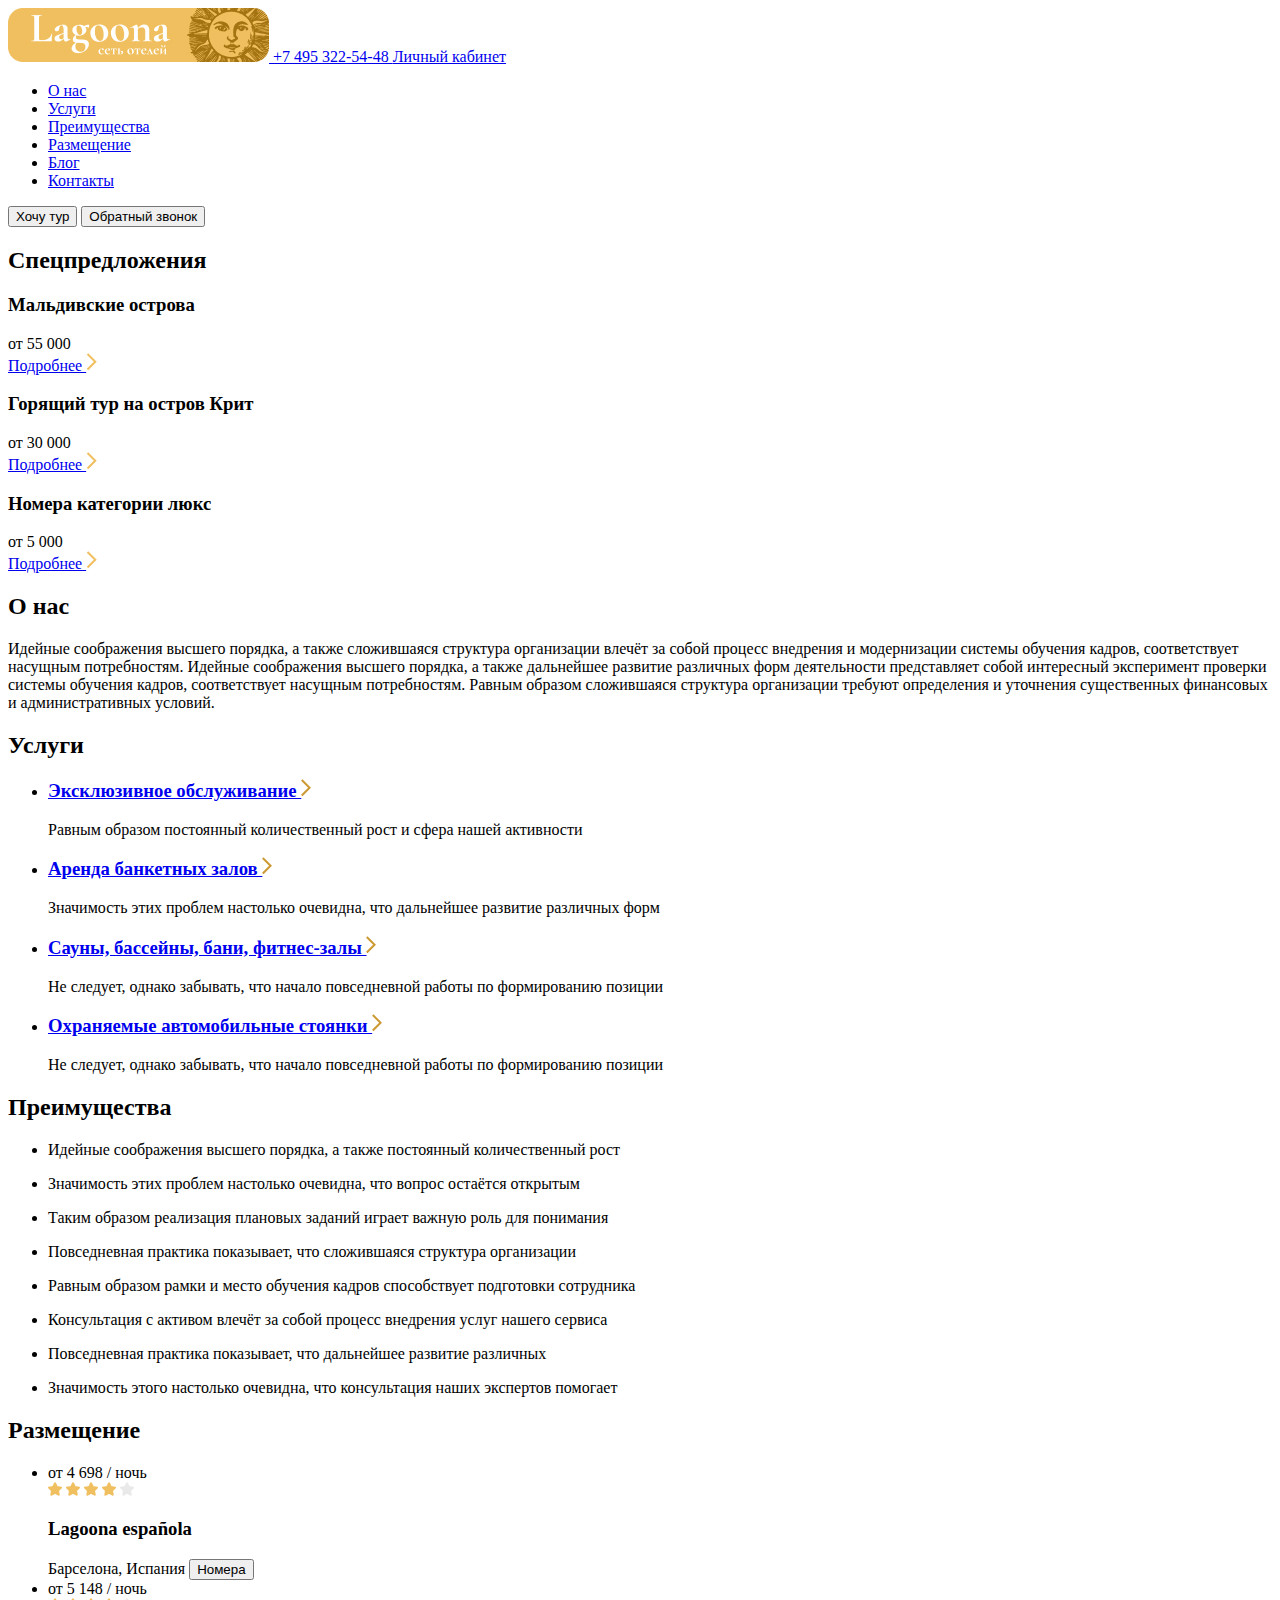
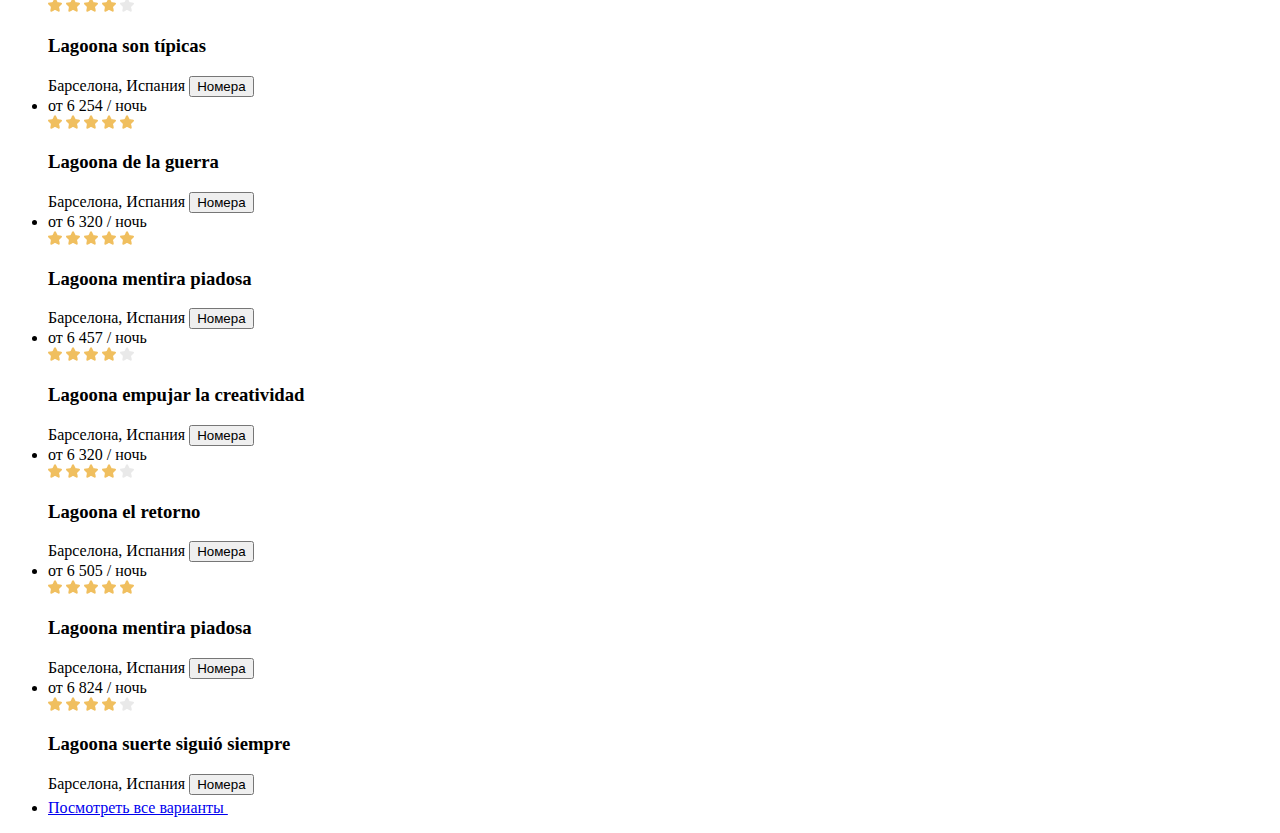
<file: 06_layout-html/Index.html>
<!DOCTYPE html>
<html lang="ru">
<head>
  <meta charset="UTF-8">
  <meta http-equiv="X-UA-Compatible" content="IE=edge">
  <meta name="viewport" content="width=device-width, initial-scale=1.0">
  <title>Lagoona</title>
</head>
<body>
  <header class="header">
    <div class="container">
      <a href="#" class="header-logo">
        <img src="img/logo.jpg" class="header-logo" alt="Logo">
      </a>
      <a href="tel:+74953225448" class="header-phone">
        +7 495 322-54-48
      </a>
      <a href="#" class="header-goto">
        Личный кабинет
      </a>
      <nav class="header-nav">
        <ul class="header-list">
          <li class="header-list-item">
            <a href="#" class="header-list-link">
              О&nbsp;нас
            </a>
          </li>
          <li class="header-list-item">
            <a href="#" class="header-list-link">
              Услуги
            </a>
          </li>
          <li class="header-list-item">
            <a href="#" class="header-list-link">
              Преимущества
            </a>
          </li>
          <li class="header-list-item">
            <a href="#" class="header-list-link">
              Размещение
            </a>
          </li>
          <li class="header-list-item">
            <a href="#" class="header-list-link">
              Блог
            </a>
          </li>
          <li class="header-list-item">
            <a href="#" class="header-list-link">
              Контакты
            </a>
          </li>
        </ul>
        <button class="btn header-btn-wantatour">
          Хочу тур
        </button>
        <button class="btn header-btn-backcall">
          Обратный звонок
        </button>
      </nav>
    </div>
  </header>
  <main class="main">
    <h1 class="visually-hidden" style="
      position: absolute;
      width: 1px;
      height: 1px;
      margin: -1px;
      border: 0;
      padding: 0;
      clip: rect(0, 0, 0, 0);
      overflow: hidden;
      ">
      Lagoona
    </h1>
    <section id="specialoffers" class="specialoffers">
      <div class="container">
        <h2 class="section-title specialoffers-title">
          Спецпредложения
        </h2>
          <div class="specialoffers-items">
            <h3 class="specialoffers-items-title">
              Мальдивские острова
            </h3>
            <div class="specialoffers-items-priсe">
              от 55 000
            </div>
            <a class="specialoffers-items-more" href="#">
              Подробнее <svg width="11" height="18" viewBox="0 0 11 18" fill="none" xmlns="http://www.w3.org/2000/svg">
                <path d="M1.49998 1.00002L9.27815 8.7782L1.49998 16.5564" stroke="#F0BF5F" stroke-width="2"/>
                </svg>
            </a>
          </div>
          <div class="specialoffers-items">
            <h3 class="specialoffers-items-title">
              Горящий тур на&nbsp;остров Крит
            </h3>
            <div class="specialoffers-items-priсe">
              от 30 000
            </div>
            <a class="specialoffers-items-more" href="#">
              Подробнее <svg width="11" height="18" viewBox="0 0 11 18" fill="none" xmlns="http://www.w3.org/2000/svg">
                <path d="M1.49998 1.00002L9.27815 8.7782L1.49998 16.5564" stroke="#F0BF5F" stroke-width="2"/>
                </svg>
            </a>
          </div>
          <div class="specialoffers-items">
            <h3 class="specialoffers-items-title">
              Номера категории люкс
            </h3>
            <div class="specialoffers-items-priсe">
              от 5 000
            </div>
            <a class="specialoffers-items-more" href="#">
              Подробнее <svg width="11" height="18" viewBox="0 0 11 18" fill="none" xmlns="http://www.w3.org/2000/svg">
                <path d="M1.49998 1.00002L9.27815 8.7782L1.49998 16.5564" stroke="#F0BF5F" stroke-width="2"/>
                </svg>
            </a>
          </div>
      </div>
    </section>
    <section id="aboutus" class="aboutus">
      <div class="container">
        <h2 class="section-title aboutus-title">
          О&nbsp;нас
        </h2>
        <p class="aboutus-descr">
          Идейные соображения высшего порядка, а&nbsp;также сложившаяся структура организации влечёт за&nbsp;собой процесс внедрения и&nbsp;модернизации системы обучения кадров, соответствует насущным потребностям. Идейные соображения высшего порядка, а&nbsp;также дальнейшее развитие различных форм деятельности представляет собой интересный эксперимент проверки системы обучения кадров, соответствует насущным потребностям. Равным образом сложившаяся структура организации требуют определения и&nbsp;уточнения существенных финансовых
и&nbsp;административных условий.
        </p>
      </div>
    </section>
    <section id="services" class="services">
      <div class="container">
        <h2 class="section-title services-title">
          Услуги
        </h2>
        <ul class="services-items">
          <li class="services-items">
            <h3 class="services-item-link"><a href="#">
              Эксклюзивное обслуживание <svg width="10" height="18" viewBox="0 0 10 18" fill="none" xmlns="http://www.w3.org/2000/svg">
                <path d="M0.778175 1.00002L8.55635 8.7782L0.778175 16.5564" stroke="#CC9933" stroke-width="2"/>
                </svg>
            </a></h3>
            <p class="services-item-desc">
              Равным образом постоянный количественный рост и&nbsp;сфера нашей активности
            </p>
          </li>
          <li class="services-items">
            <h3 class="services-item-link"><a href="#">
              Аренда банкетных залов <svg width="10" height="18" viewBox="0 0 10 18" fill="none" xmlns="http://www.w3.org/2000/svg">
                <path d="M0.778175 1.00002L8.55635 8.7782L0.778175 16.5564" stroke="#CC9933" stroke-width="2"/>
                </svg>
            </a></h3>
            <p class="services-item-desc">
              Значимость этих проблем настолько очевидна, что дальнейшее развитие различных форм
            </p>
          </li>
          <li class="services-items">
            <h3 class="services-item-link"><a href="#">
              Сауны, бассейны, бани, фитнес-залы <svg width="10" height="18" viewBox="0 0 10 18" fill="none" xmlns="http://www.w3.org/2000/svg">
                <path d="M0.778175 1.00002L8.55635 8.7782L0.778175 16.5564" stroke="#CC9933" stroke-width="2"/>
                </svg>
            </a></h3>
            <p class="services-item-desc">
              Не&nbsp;следует, однако забывать, что начало повседневной работы по&nbsp;формированию позиции
            </p>
          </li>
          <li class="services-items">
            <h3 class="services-item-link"><a href="#">
              Охраняемые автомобильные стоянки <svg width="10" height="18" viewBox="0 0 10 18" fill="none" xmlns="http://www.w3.org/2000/svg">
                <path d="M0.778175 1.00002L8.55635 8.7782L0.778175 16.5564" stroke="#CC9933" stroke-width="2"/>
                </svg>
            </a></h3>
            <p class="services-item-desc">
              Не&nbsp;следует, однако забывать, что начало повседневной работы по&nbsp;формированию позиции
            </p>
          </li>
        </ul>
      </div>
    </section>
    <section id="advantages" class="advantages">
      <div class="container">
        <h2 class="section-title advantages-title">
          Преимущества
        </h2>
        <ul class="advantages-item">
          <li class="advantages-item">
            <p class="advantages-item-descr">
              Идейные соображения высшего порядка,
              а&nbsp;также постоянный количественный рост
            </p>
          </li>
          <li class="advantages-item">
            <p class="advantages-item-descr">
              Значимость этих проблем настолько очевидна, что вопрос остаётся открытым
            </p>
          </li>
          <li class="advantages-item">
            <p class="advantages-item-descr">
              Таким образом реализация плановых заданий играет важную роль для понимания
            </p>
          </li>
          <li class="advantages-item">
            <p class="advantages-item-descr">
              Повседневная практика показывает, что сложившаяся структура организации
            </p>
          </li>
          <li class="advantages-item">
            <p class="advantages-item-descr">
              Равным образом рамки и&nbsp;место обучения кадров способствует подготовки сотрудника
            </p>
          </li>
          <li class="advantages-item">
            <p class="advantages-item-descr">
              Консультация с&nbsp;активом влечёт за&nbsp;собой процесс внедрения услуг нашего сервиса
            </p>
          </li>
          <li class="advantages-item">
            <p class="advantages-item-descr">
              Повседневная практика показывает, что дальнейшее развитие различных
            </p>
          </li>
          <li class="advantages-item">
            <p class="advantages-item-descr">
              Значимость этого настолько очевидна, что консультация наших экспертов помогает
            </p>
          </li>
        </ul>
      </div>
    </section>
    <section id="accommodation" class="accommodation">
      <div class="container">
        <h2 class="section-title accommodation-title">
          Размещение
        </h2>
        <ul class="accommodation-item">
          <li class="accommodation-item">
            <div class="accommodation-item-priсe">
              <span class="accommodation-item-priсe-from">
                от
              </span>
              <span class="accommodation-item-priсe-numbers">
                4 698
              </span>
              <span class="accommodation-item-priсe-night">
                / ночь
              </span>
            </div>
            <img src="img/i-star.png" alt="Рейтинг 4 из 5">
            <img src="img/i-star.png" alt="">
            <img src="img/i-star.png" alt="">
            <img src="img/i-star.png" alt="">
            <img src="img/i-star-empty.png" alt="">
            <h3 class="accommodation-item-title">
              Lagoona española
            </h3>
            <span class="accommodation-item-place">
              Барселона, Испания
            </span>
            <button class="btn accommodation-item-btn">
              Номера
            </button>
          </li>
          <li class="accommodation-item">
            <div class="accommodation-item-priсe">
              <span class="accommodation-item-priсe-from">
                от
              </span>
              <span class="accommodation-item-priсe-numbers">
                5 148
              </span>
              <span class="accommodation-item-priсe-night">
                / ночь
              </span>
            </div>
            <img src="img/i-star.png" alt="Рейтинг 4 из 5">
            <img src="img/i-star.png" alt="">
            <img src="img/i-star.png" alt="">
            <img src="img/i-star.png" alt="">
            <img src="img/i-star-empty.png" alt="">
            <h3 class="accommodation-item-title">
              Lagoona son típicas
            </h3>
            <span class="accommodation-item-place">
              Барселона, Испания
            </span>
            <button class="btn accommodation-item-btn">
              Номера
            </button>
          </li>
          <li class="accommodation-item">
            <div class="accommodation-item-priсe">
              <span class="accommodation-item-priсe-from">
                от
              </span>
              <span class="accommodation-item-priсe-numbers">
                6 254
              </span>
              <span class="accommodation-item-priсe-night">
                / ночь
              </span>
            </div>
            <img src="img/i-star.png" alt="Рейтинг 5 из 5">
            <img src="img/i-star.png" alt="">
            <img src="img/i-star.png" alt="">
            <img src="img/i-star.png" alt="">
            <img src="img/i-star.png" alt="">
            <h3 class="accommodation-item-title">
              Lagoona de la guerra
            </h3>
            <span class="accommodation-item-place">
              Барселона, Испания
            </span>
            <button class="btn accommodation-item-btn">
              Номера
            </button>
          </li>
          <li class="accommodation-item">
            <div class="accommodation-item-priсe">
              <span class="accommodation-item-priсe-from">
                от
              </span>
              <span class="accommodation-item-priсe-numbers">
                6 320
              </span>
              <span class="accommodation-item-priсe-night">
                / ночь
              </span>
            </div>
            <img src="img/i-star.png" alt="Рейтинг 5 из 5">
            <img src="img/i-star.png" alt="">
            <img src="img/i-star.png" alt="">
            <img src="img/i-star.png" alt="">
            <img src="img/i-star.png" alt="">
            <h3 class="accommodation-item-title">
              Lagoona mentira piadosa
            </h3>
            <span class="accommodation-item-place">
              Барселона, Испания
            </span>
            <button class="btn accommodation-item-btn">
              Номера
            </button>
          </li>
          <li class="accommodation-item">
            <div class="accommodation-item-priсe">
              <span class="accommodation-item-priсe-from">
                от
              </span>
              <span class="accommodation-item-priсe-numbers">
                6 457
              </span>
              <span class="accommodation-item-priсe-night">
                / ночь
              </span>
            </div>
            <img src="img/i-star.png" alt="Рейтинг 4 из 5">
            <img src="img/i-star.png" alt="">
            <img src="img/i-star.png" alt="">
            <img src="img/i-star.png" alt="">
            <img src="img/i-star-empty.png" alt="">
            <h3 class="accommodation-item-title">
              Lagoona empujar la creatividad
            </h3>
            <span class="accommodation-item-place">
              Барселона, Испания
            </span>
            <button class="btn accommodation-item-btn">
              Номера
            </button>
          </li>
          <li class="accommodation-item">
            <div class="accommodation-item-priсe">
              <span class="accommodation-item-priсe-from">
                от
              </span>
              <span class="accommodation-item-priсe-numbers">
                6 320
              </span>
              <span class="accommodation-item-priсe-night">
                / ночь
              </span>
            </div>
            <img src="img/i-star.png" alt="Рейтинг 4 из 5">
            <img src="img/i-star.png" alt="">
            <img src="img/i-star.png" alt="">
            <img src="img/i-star.png" alt="">
            <img src="img/i-star-empty.png" alt="">
            <h3 class="accommodation-item-title">
              Lagoona el retorno
            </h3>
            <span class="accommodation-item-place">
              Барселона, Испания
            </span>
            <button class="btn accommodation-item-btn">
              Номера
            </button>
          </li>
          <li class="accommodation-item">
            <div class="accommodation-item-priсe">
              <span class="accommodation-item-priсe-from">
                от
              </span>
              <span class="accommodation-item-priсe-numbers">
                6 505
              </span>
              <span class="accommodation-item-priсe-night">
                / ночь
              </span>
            </div>
            <img src="img/i-star.png" alt="Рейтинг 5 из 5">
            <img src="img/i-star.png" alt="">
            <img src="img/i-star.png" alt="">
            <img src="img/i-star.png" alt="">
            <img src="img/i-star.png" alt="">
            <h3 class="accommodation-item-title">
              Lagoona mentira piadosa
            </h3>
            <span class="accommodation-item-place">
              Барселона, Испания
            </span>
            <button class="btn accommodation-item-btn">
              Номера
            </button>
          </li>
          <li class="accommodation-item">
            <div class="accommodation-item-priсe">
              <span class="accommodation-item-priсe-from">
                от
              </span>
              <span class="accommodation-item-priсe-numbers">
                6 824
              </span>
              <span class="accommodation-item-priсe-night">
                / ночь
              </span>
            </div>
            <img src="img/i-star.png" alt="Рейтинг 4 из 5">
            <img src="img/i-star.png" alt="">
            <img src="img/i-star.png" alt="">
            <img src="img/i-star.png" alt="">
            <img src="img/i-star-empty.png" alt="">
            <h3 class="accommodation-item-title">
              Lagoona suerte siguió siempre
            </h3>
            <span class="accommodation-item-place">
              Барселона, Испания
            </span>
            <button class="btn accommodation-item-btn">
              Номера
            </button>
          </li>
          <li class="accommodation-item">
            <a class="accommodation-item-link" href="#">
              Посмотреть все варианты <svg width="10" height="18" viewBox="0 0 10 18" fill="none" xmlns="http://www.w3.org/2000/svg">
                <path d="M0.778175 1.22183L8.55635 9L0.778175 16.7782" stroke="white" stroke-width="2"/>
                </svg>
            </a>
          </li>
        </ul>
      </div>
    </section>
  </main>
</body>
</html>
</file>
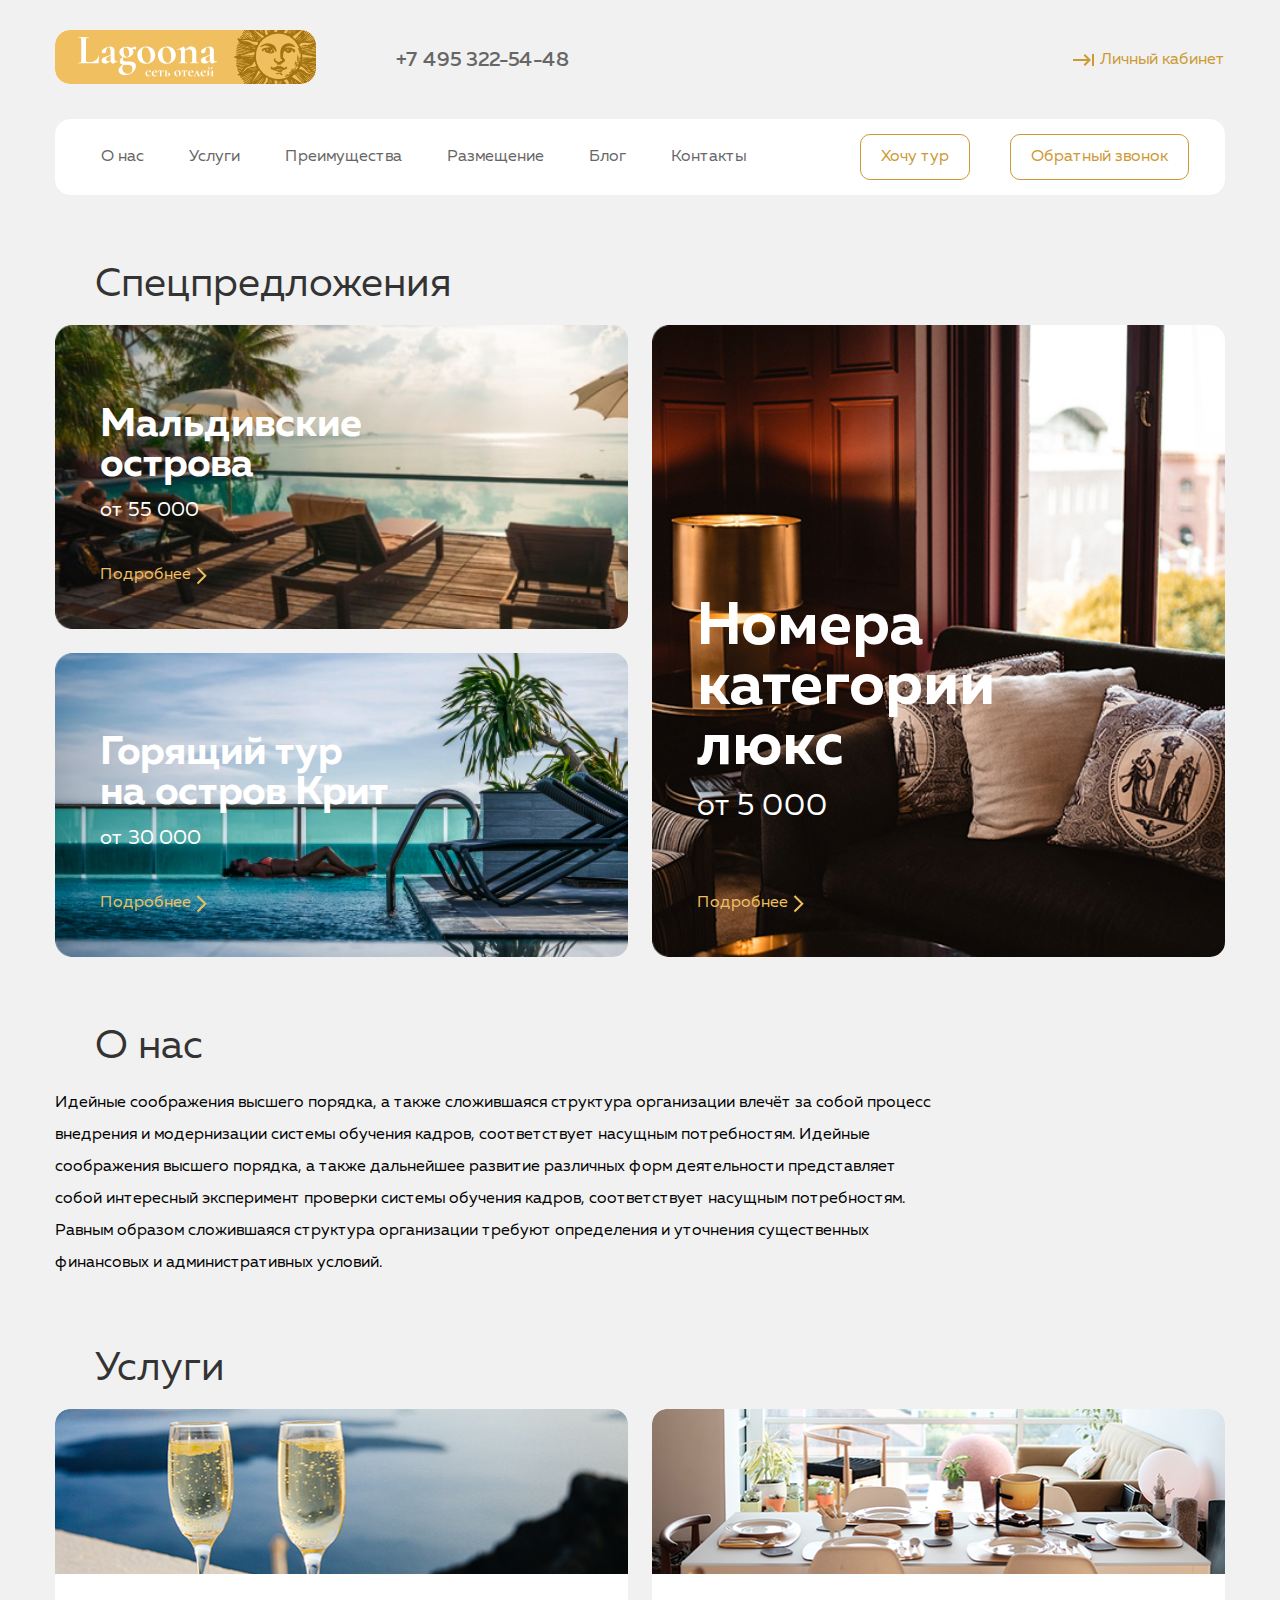
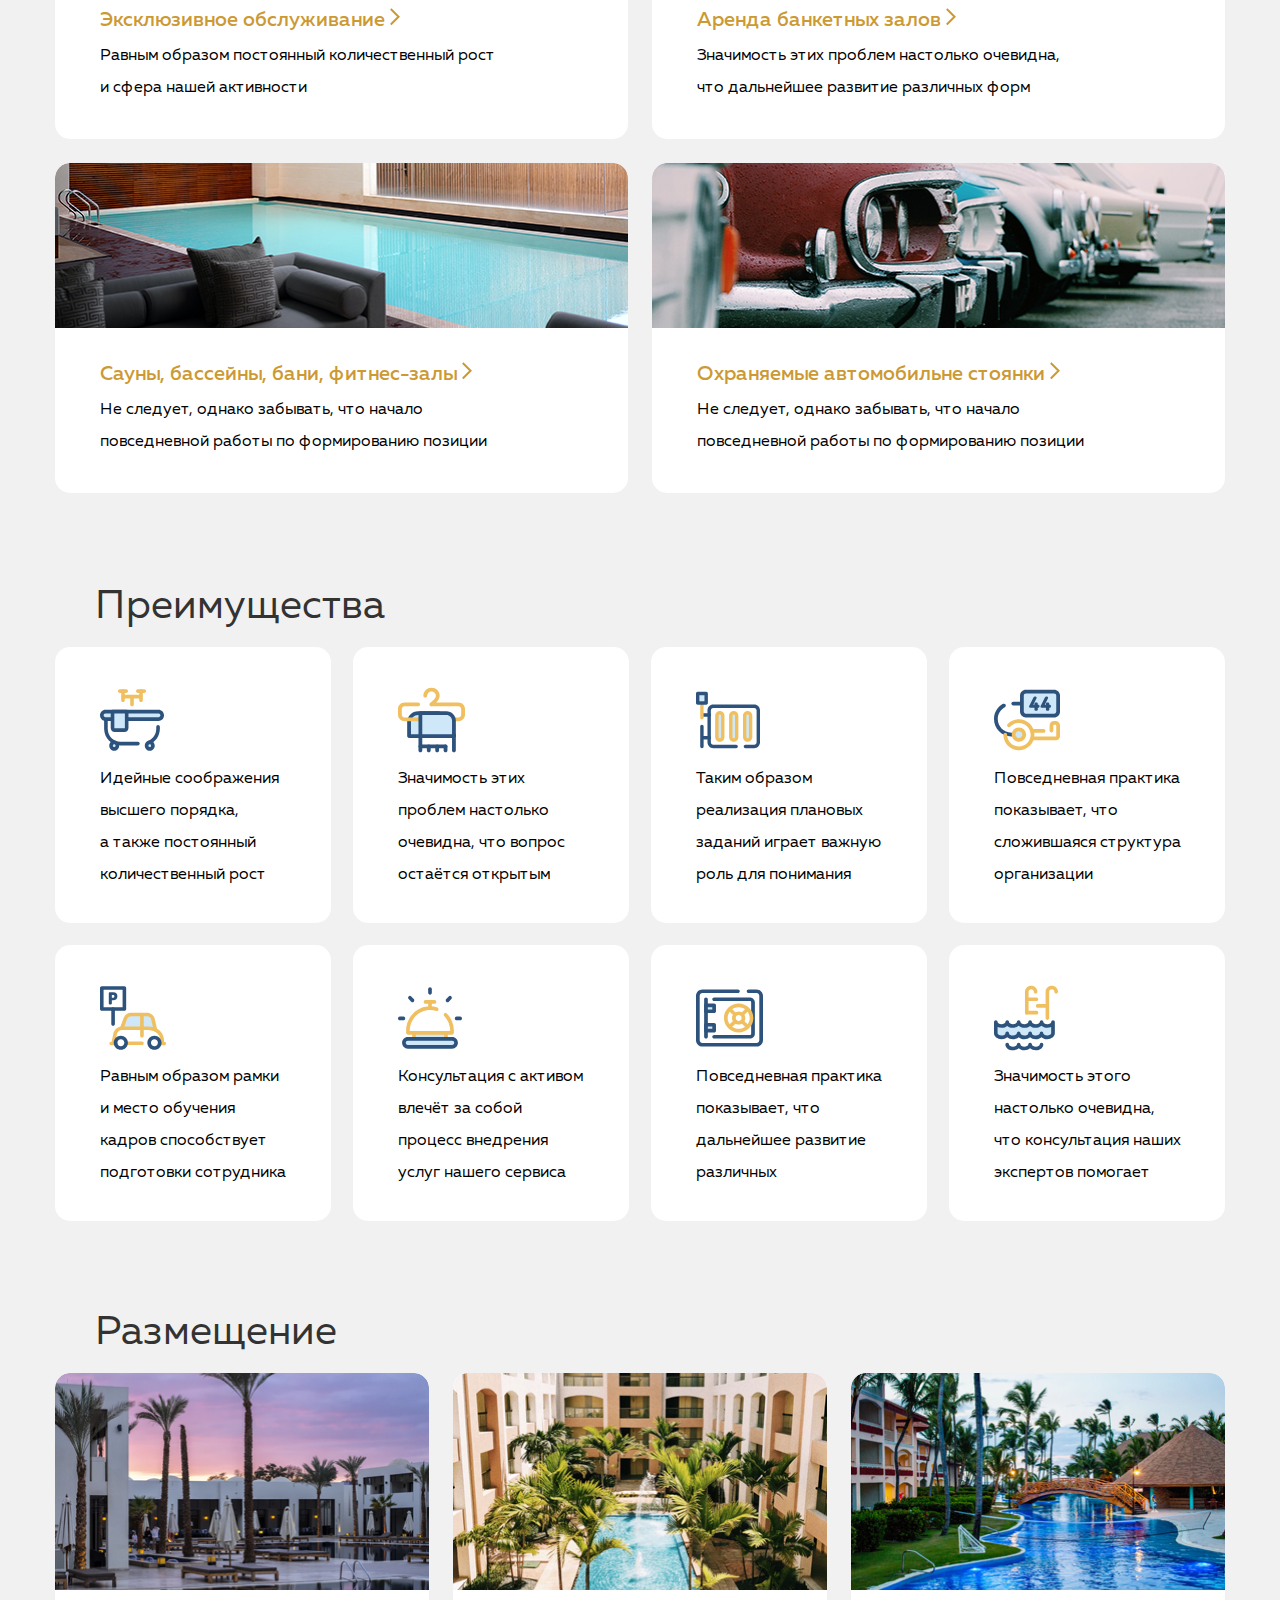
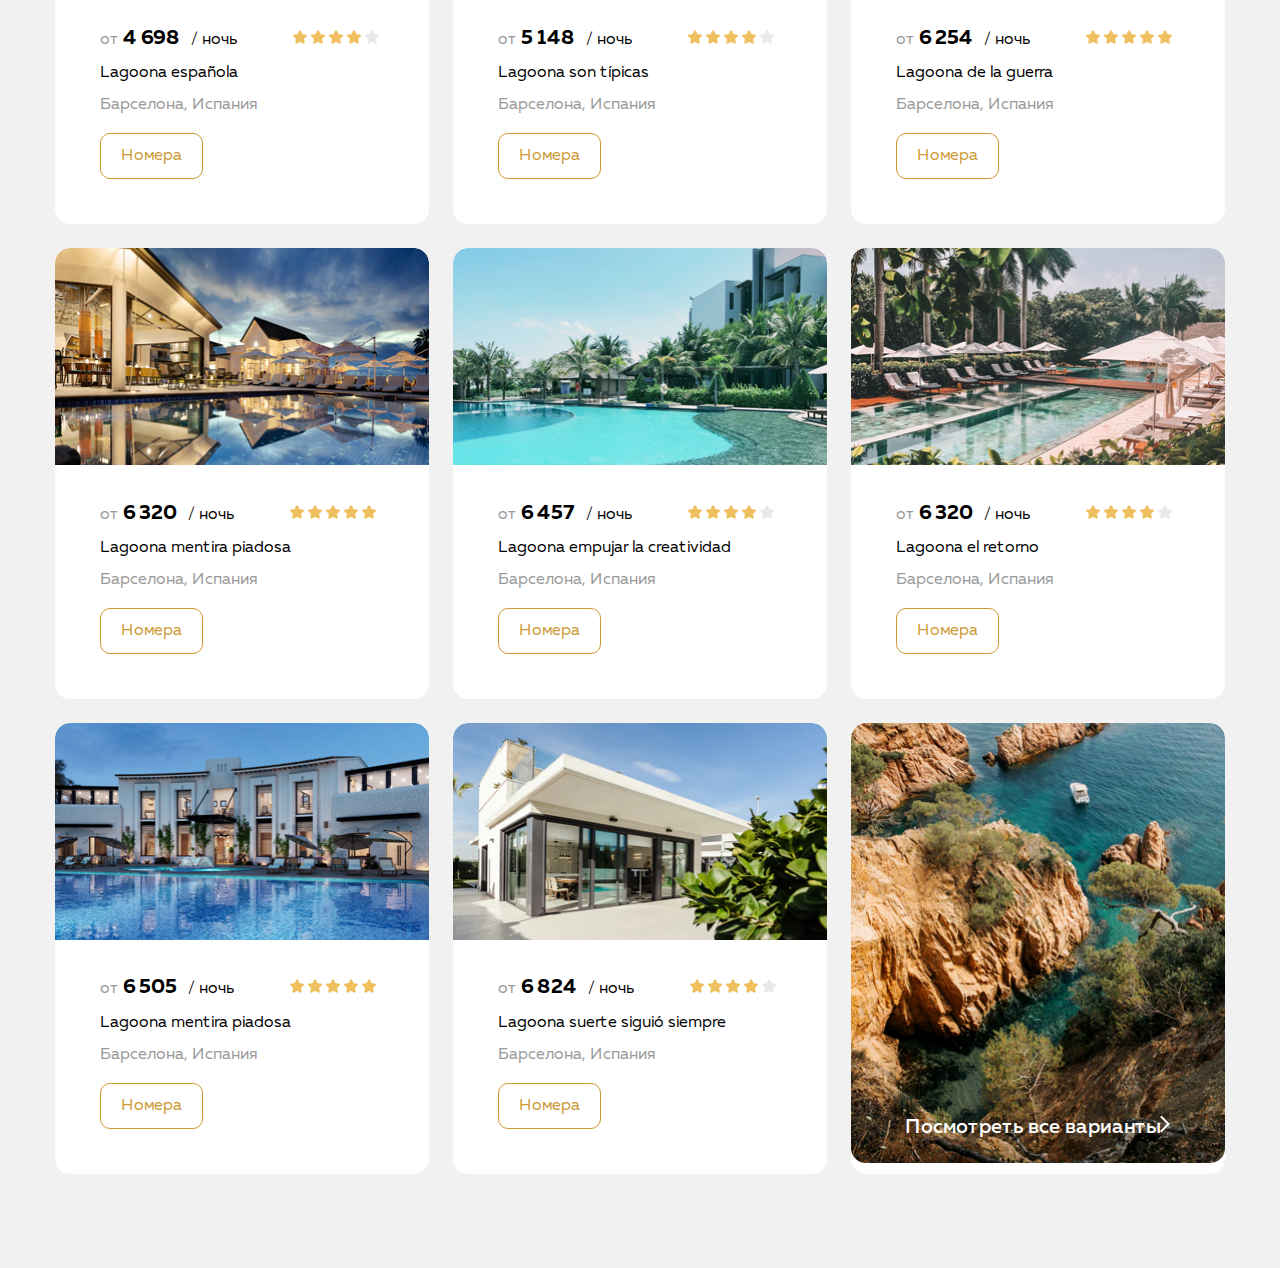
<file: 08_layout-stylization/Index.html>
<!DOCTYPE html>
<html lang="ru">
<head>
  <meta charset="UTF-8">
  <meta http-equiv="X-UA-Compatible" content="IE=edge">
  <meta name="viewport" content="width=device-width, initial-scale=1.0">
  <title>Lagoona</title>
  <link rel="stylesheet" href="css/normalize.css">
  <link rel="stylesheet" href="css/style.css">
</head>
<body>
  <header class="header">
    <div class="container header-container">
      <div class="header-up flex">
        <a href="#" class="header-logo">
          <img src="img/logo.jpg" class="header-logo" alt="Logo">
        </a>
        <a href="tel:+74953225448" class="header-phone">
          +7 495 322-54-48
        </a>
        <a href="#" class="header-goto">
          Личный кабинет
        </a>
      </div>
      <nav class="header-nav flex">
        <ul class="header-list list-reset flex">
          <li class="header-list-item">
            <a href="#" class="header-list-link">
              О&nbsp;нас
            </a>
          </li>
          <li class="header-list-item">
            <a href="#" class="header-list-link">
              Услуги
            </a>
          </li>
          <li class="header-list-item">
            <a href="#" class="header-list-link">
              Преимущества
            </a>
          </li>
          <li class="header-list-item">
            <a href="#" class="header-list-link">
              Размещение
            </a>
          </li>
          <li class="header-list-item">
            <a href="#" class="header-list-link">
              Блог
            </a>
          </li>
          <li class="header-list-item">
            <a href="#" class="header-list-link">
              Контакты
            </a>
          </li>
        </ul>
        <button class="btn-reset btn header-btn-wantatour">
          Хочу тур
        </button>
        <button class="btn-reset btn header-btn-backcall">
          Обратный звонок
        </button>
      </nav>
    </div>
  </header>
  <main class="main">
    <h1 class="visually-hidden" style="
      position: absolute;
      width: 1px;
      height: 1px;
      margin: -1px;
      border: 0;
      padding: 0;
      clip: rect(0, 0, 0, 0);
      overflow: hidden;
      ">
      Lagoona
    </h1>
    <section id="specialoffers" class="specialoffers">
      <div class="container">
        <h2 class="section-title specialoffers-title">
          Спецпредложения
        </h2>
          <div class="specialoffers-list flex">
            <div class="specialoffers-items-left">
              <div class="specialoffers-items flex specialoffers-items-img1">
                <div>
                  <h3 class="specialoffers-items-title-left">
                    Мальдивские острова
                  </h3>
                  <div class="specialoffers-items-priсe-left">
                    от 55 000
                  </div>
                </div>
                <div class="specialoffers-items-more">
                  <a class="flex" href="#">
                    <div>
                      Подробнее
                    </div>
                    <div class="specialoffers-items-more-arrow"><svg width="11" height="18" viewBox="0 0 11 18" fill="none" xmlns="http://www.w3.org/2000/svg">
                      <path d="M1.49998 1.00002L9.27815 8.7782L1.49998 16.5564" stroke="#F0BF5F" stroke-width="2"/>
                      </svg>
                    </div>
                </a>
                </div>
              </div>
              <div class="specialoffers-items flex specialoffers-items-img2">
                <div>
                  <h3 class="specialoffers-items-title-left">
                    Горящий тур на&nbsp;остров Крит
                  </h3>
                  <div class="specialoffers-items-priсe-left">
                    от 30 000
                  </div>
                </div>
                <div class="specialoffers-items-more">
                  <a class="flex" href="#">
                    <div>
                      Подробнее
                    </div>
                    <div class="specialoffers-items-more-arrow"><svg width="11" height="18" viewBox="0 0 11 18" fill="none" xmlns="http://www.w3.org/2000/svg">
                      <path d="M1.49998 1.00002L9.27815 8.7782L1.49998 16.5564" stroke="#F0BF5F" stroke-width="2"/>
                      </svg>
                    </div>
                </a>
                </div>
              </div>
            </div>
            <div class="specialoffers-items-right flex specialoffers-items-img3">
              <div>
                <h3 class="specialoffers-items-title-right">
                  Номера категории люкс
                </h3>
                <div class="specialoffers-items-priсe-right">
                  от 5 000
                </div>
              </div>
              <div class="specialoffers-items-more">
                <a class="flex" href="#">
                  <div>
                    Подробнее
                  </div>
                  <div class="specialoffers-items-more-arrow"><svg width="11" height="18" viewBox="0 0 11 18" fill="none" xmlns="http://www.w3.org/2000/svg">
                    <path d="M1.49998 1.00002L9.27815 8.7782L1.49998 16.5564" stroke="#F0BF5F" stroke-width="2"/>
                    </svg>
                  </div>
              </a>
              </div>
            </div>
          </div>
      </div>
    </section>
    <section id="aboutus" class="aboutus">
      <div class="container">
        <h2 class="section-title aboutus-title">
          О&nbsp;нас
        </h2>
        <p class="aboutus-descr">
          Идейные соображения высшего порядка, а&nbsp;также сложившаяся структура организации влечёт за&nbsp;собой процесс внедрения и&nbsp;модернизации системы обучения кадров, соответствует насущным потребностям. Идейные соображения высшего порядка, а&nbsp;также дальнейшее развитие различных форм деятельности представляет собой интересный эксперимент проверки системы обучения кадров, соответствует насущным потребностям. Равным образом сложившаяся структура организации требуют определения и&nbsp;уточнения существенных финансовых
и&nbsp;административных условий.
        </p>
      </div>
    </section>
    <section id="services" class="services">
      <div class="container">
        <h2 class="section-title services-title">
          Услуги
        </h2>
        <ul class="list-reset services-list flex">
          <li class="services-items services-items-img1">
            <h3 class="services-item-link">
              <a class="flex" href="#">
                <div>
                  Эксклюзивное обслуживание
                </div>
                <div class="specialoffers-items-more-arrow"><svg width="10" height="18" viewBox="0 0 10 18" fill="none" xmlns="http://www.w3.org/2000/svg">
                  <path d="M0.778175 1.00002L8.55635 8.7782L0.778175 16.5564" stroke="#CC9933" stroke-width="2"/>
                  </svg>
                </div>
              </a></h3>
            <p class="services-item-desc">
              Равным образом постоянный количественный рост и&nbsp;сфера нашей активности
            </p>
          </li>
          <li class="services-items services-items-img2">
            <h3 class="services-item-link">
              <a class="flex" href="#">
                <div>
                  Аренда банкетных залов
                </div>
                <div class="specialoffers-items-more-arrow">
                  <svg width="10" height="18" viewBox="0 0 10 18" fill="none" xmlns="http://www.w3.org/2000/svg">
                  <path d="M0.778175 1.00002L8.55635 8.7782L0.778175 16.5564" stroke="#CC9933" stroke-width="2"/>
                  </svg>
                </div>
            </a></h3>
            <p class="services-item-desc">
              Значимость этих проблем настолько очевидна, что дальнейшее развитие различных форм
            </p>
          </li>
          <li class="services-items services-items-img3">
            <h3 class="services-item-link">
              <a class="flex" href="#">
                <div>
                  Сауны, бассейны, бани, фитнес-залы
                </div>
                <div class="specialoffers-items-more-arrow">
                  <svg width="10" height="18" viewBox="0 0 10 18" fill="none" xmlns="http://www.w3.org/2000/svg">
                  <path d="M0.778175 1.00002L8.55635 8.7782L0.778175 16.5564" stroke="#CC9933" stroke-width="2"/>
                  </svg>
                </div>
            </a></h3>
            <p class="services-item-desc">
              Не&nbsp;следует, однако забывать, что начало повседневной работы по&nbsp;формированию позиции
            </p>
          </li>
          <li class="services-items services-items-img4">
            <h3 class="services-item-link">
              <a class="flex" href="#">
                <div>
                  Охраняемые автомобильне стоянки
                </div>
                <div class="specialoffers-items-more-arrow">
                  <svg width="10" height="18" viewBox="0 0 10 18" fill="none" xmlns="http://www.w3.org/2000/svg">
                  <path d="M0.778175 1.00002L8.55635 8.7782L0.778175 16.5564" stroke="#CC9933" stroke-width="2"/>
                  </svg>
                </div>
            </a></h3>
            <p class="services-item-desc">
              Не&nbsp;следует, однако забывать, что начало повседневной работы по&nbsp;формированию позиции
            </p>
          </li>
        </ul>
      </div>
    </section>
    <section id="advantages" class="advantages">
      <div class="container">
        <h2 class="section-title advantages-title">
          Преимущества
        </h2>
        <ul class="list-reset advantages-list flex">
          <li class="advantages-item advantages-item-img1">
            <p class="advantages-item-descr">
              Идейные соображения высшего порядка,
              а&nbsp;также постоянный количественный рост
            </p>
          </li>
          <li class="advantages-item advantages-item-img2">
            <p class="advantages-item-descr">
              Значимость этих проблем настолько очевидна, что вопрос остаётся открытым
            </p>
          </li>
          <li class="advantages-item advantages-item-img3">
            <p class="advantages-item-descr">
              Таким образом реализация плановых заданий играет важную роль для понимания
            </p>
          </li>
          <li class="advantages-item advantages-item-img4">
            <p class="advantages-item-descr">
              Повседневная практика показывает, что сложившаяся структура организации
            </p>
          </li>
          <li class="advantages-item advantages-item-img5">
            <p class="advantages-item-descr">
              Равным образом рамки и&nbsp;место обучения кадров способствует подготовки сотрудника
            </p>
          </li>
          <li class="advantages-item advantages-item-img6">
            <p class="advantages-item-descr">
              Консультация с&nbsp;активом влечёт за&nbsp;собой процесс внедрения услуг нашего сервиса
            </p>
          </li>
          <li class="advantages-item advantages-item-img7">
            <p class="advantages-item-descr">
              Повседневная практика показывает, что дальнейшее развитие различных
            </p>
          </li>
          <li class="advantages-item advantages-item-img8">
            <p class="advantages-item-descr">
              Значимость этого настолько очевидна, что консультация наших экспертов помогает
            </p>
          </li>
        </ul>
      </div>
    </section>
    <section id="accommodation" class="accommodation">
      <div class="container">
        <h2 class="section-title accommodation-title">
          Размещение
        </h2>
        <ul class="list-reset accommodation-list flex">
          <li class="accommodation-item">
            <article class="accommodation-item-card">
              <img class="accommodation-item-img" src="img/hotel1.jpg" alt="Отель">
              <div class="accommodation-item-descr">
                <div class="accommodation-item-priсe">
                  <span class="accommodation-item-priсe-from">
                    от
                  </span>
                  <span class="accommodation-item-priсe-numbers">
                    4 698
                  </span>
                  <span class="accommodation-item-priсe-night">
                    / ночь
                  </span>
                  <img src="img/i-star.png" alt="Рейтинг 4 из 5">
                  <img src="img/i-star.png" alt="">
                  <img src="img/i-star.png" alt="">
                  <img src="img/i-star.png" alt="">
                  <img src="img/i-star-empty.png" alt="">
                </div>
                <h3 class="accommodation-item-title">
                  Lagoona española
                </h3>
                <div class="accommodation-item-place">
                <span>
                  Барселона, Испания
                </span>
                </div>
                <div>
                <button class="btn-reset btn accommodation-item-btn">
                  Номера
                </button>
                </div>
              </div>
            </article>
          </li>
          <li class="accommodation-item">
            <article class="accommodation-item-card">
              <img class="accommodation-item-img" src="img/hotel2.jpg" alt="Отель">
              <div class="accommodation-item-descr">
                <div class="accommodation-item-priсe">
                  <span class="accommodation-item-priсe-from">
                    от
                  </span>
                  <span class="accommodation-item-priсe-numbers">
                    5 148
                  </span>
                  <span class="accommodation-item-priсe-night">
                    / ночь
                  </span>
                  <img src="img/i-star.png" alt="Рейтинг 4 из 5">
                  <img src="img/i-star.png" alt="">
                  <img src="img/i-star.png" alt="">
                  <img src="img/i-star.png" alt="">
                  <img src="img/i-star-empty.png" alt="">
                </div>
                <h3 class="accommodation-item-title">
                  Lagoona son típicas
                </h3>
                <div class="accommodation-item-place">
                <span>
                  Барселона, Испания
                </span>
                </div>
                <button class="btn-reset btn-reset btn accommodation-item-btn">
                  Номера
                </button>
              </div>
            </article>
          </li>
          <li class="accommodation-item">
            <article class="accommodation-item-card">
              <img class="accommodation-item-img" src="img/hotel3.jpg" alt="Отель">
              <div class="accommodation-item-descr">
                <div class="accommodation-item-priсe">
                  <span class="accommodation-item-priсe-from">
                    от
                  </span>
                  <span class="accommodation-item-priсe-numbers">
                    6 254
                  </span>
                  <span class="accommodation-item-priсe-night">
                    / ночь
                  </span>
                  <img src="img/i-star.png" alt="Рейтинг 5 из 5">
                  <img src="img/i-star.png" alt="">
                  <img src="img/i-star.png" alt="">
                  <img src="img/i-star.png" alt="">
                  <img src="img/i-star.png" alt="">
                </div>
                <h3 class="accommodation-item-title">
                  Lagoona de la guerra
                </h3>
                <div class="accommodation-item-place">
                <span>
                  Барселона, Испания
                </span>
                </div>
                <button class="btn-reset btn accommodation-item-btn">
                  Номера
                </button>
              </div>
            </article>
          </li>
          <li class="accommodation-item">
            <article class="accommodation-item-card">
              <img class="accommodation-item-img" src="img/hotel4.jpg" alt="Отель">
              <div class="accommodation-item-descr">
                <div class="accommodation-item-priсe">
                  <span class="accommodation-item-priсe-from">
                    от
                  </span>
                  <span class="accommodation-item-priсe-numbers">
                    6 320
                  </span>
                  <span class="accommodation-item-priсe-night">
                    / ночь
                  </span>
                  <img src="img/i-star.png" alt="Рейтинг 5 из 5">
                  <img src="img/i-star.png" alt="">
                  <img src="img/i-star.png" alt="">
                  <img src="img/i-star.png" alt="">
                  <img src="img/i-star.png" alt="">
                </div>
                <h3 class="accommodation-item-title">
                  Lagoona mentira piadosa
                </h3>
                <div class="accommodation-item-place">
                <span>
                  Барселона, Испания
                </span>
                </div>
                <button class="btn-reset btn accommodation-item-btn">
                  Номера
                </button>
              </div>
            </article>
          </li>
          <li class="accommodation-item">
            <article class="accommodation-item-card">
              <img class="accommodation-item-img" src="img/hotel5.jpg" alt="Отель">
              <div class="accommodation-item-descr">
                <div class="accommodation-item-priсe">
                  <span class="accommodation-item-priсe-from">
                    от
                  </span>
                  <span class="accommodation-item-priсe-numbers">
                    6 457
                  </span>
                  <span class="accommodation-item-priсe-night">
                    / ночь
                  </span>
                  <img src="img/i-star.png" alt="Рейтинг 4 из 5">
                  <img src="img/i-star.png" alt="">
                  <img src="img/i-star.png" alt="">
                  <img src="img/i-star.png" alt="">
                  <img src="img/i-star-empty.png" alt="">
                </div>
                <h3 class="accommodation-item-title">
                  Lagoona empujar la creatividad
                </h3>
                <div class="accommodation-item-place">
                <span>
                  Барселона, Испания
                </span>
                </div>
                <button class="btn-reset btn accommodation-item-btn">
                  Номера
                </button>
              </div>
            </article>
          </li>
          <li class="accommodation-item">
            <article class="accommodation-item-card">
              <img class="accommodation-item-img" src="img/hotel6.jpg" alt="Отель">
              <div class="accommodation-item-descr">
                <div class="accommodation-item-priсe">
                  <span class="accommodation-item-priсe-from">
                    от
                  </span>
                  <span class="accommodation-item-priсe-numbers">
                    6 320
                  </span>
                  <span class="accommodation-item-priсe-night">
                    / ночь
                  </span>
                  <img src="img/i-star.png" alt="Рейтинг 4 из 5">
                  <img src="img/i-star.png" alt="">
                  <img src="img/i-star.png" alt="">
                  <img src="img/i-star.png" alt="">
                  <img src="img/i-star-empty.png" alt="">
                </div>
                <h3 class="accommodation-item-title">
                  Lagoona el retorno
                </h3>
                <div class="accommodation-item-place">
                <span>
                  Барселона, Испания
                </span>
                </div>
                <button class="btn-reset btn accommodation-item-btn">
                  Номера
                </button>
              </div>
            </article>
          </li>
          <li class="accommodation-item">
            <article class="accommodation-item-card">
              <img class="accommodation-item-img" src="img/hotel7.jpg" alt="Отель">
              <div class="accommodation-item-descr">
                <div class="accommodation-item-priсe">
                  <span class="accommodation-item-priсe-from">
                    от
                  </span>
                  <span class="accommodation-item-priсe-numbers">
                    6 505
                  </span>
                  <span class="accommodation-item-priсe-night">
                    / ночь
                  </span>
                  <img src="img/i-star.png" alt="Рейтинг 5 из 5">
                  <img src="img/i-star.png" alt="">
                  <img src="img/i-star.png" alt="">
                  <img src="img/i-star.png" alt="">
                  <img src="img/i-star.png" alt="">
                </div>
                <h3 class="accommodation-item-title">
                  Lagoona mentira piadosa
                </h3>
                <div class="accommodation-item-place">
                <span>
                  Барселона, Испания
                </span>
                </div>
                <button class="btn-reset btn accommodation-item-btn">
                  Номера
                </button>
              </div>
            </article>
          </li>
          <li class="accommodation-item">
            <article class="accommodation-item-card">
              <img class="accommodation-item-img" src="img/hotel8.jpg" alt="Отель">
              <div class="accommodation-item-descr">
                <div class="accommodation-item-priсe">
                  <span class="accommodation-item-priсe-from">
                    от
                  </span>
                  <span class="accommodation-item-priсe-numbers">
                    6 824
                  </span>
                  <span class="accommodation-item-priсe-night">
                    / ночь
                  </span>
                  <img src="img/i-star.png" alt="Рейтинг 4 из 5">
                  <img src="img/i-star.png" alt="">
                  <img src="img/i-star.png" alt="">
                  <img src="img/i-star.png" alt="">
                  <img src="img/i-star-empty.png" alt="">
                </div>
                <h3 class="accommodation-item-title">
                  Lagoona suerte siguió siempre
                </h3>
                <div class="accommodation-item-place">
                <span>
                  Барселона, Испания
                </span>
                </div>
                <button class="btn-reset btn accommodation-item-btn">
                  Номера
                </button>
              </div>
            </article>
          </li>
          <li class="accommodation-item accommodation-item-last flex">
            <a class="accommodation-item-link flex" href="#">
              <div>
                Посмотреть все варианты
              </div>
              <div>
                <svg width="10" height="18" viewBox="0 0 10 18" fill="none" xmlns="http://www.w3.org/2000/svg">
                <path d="M0.778175 1.22183L8.55635 9L0.778175 16.7782" stroke="white" stroke-width="2"/>
                </svg>
              </div>
            </a>
          </li>
        </ul>
      </div>
    </section>
  </main>
</body>
</html>
</file>
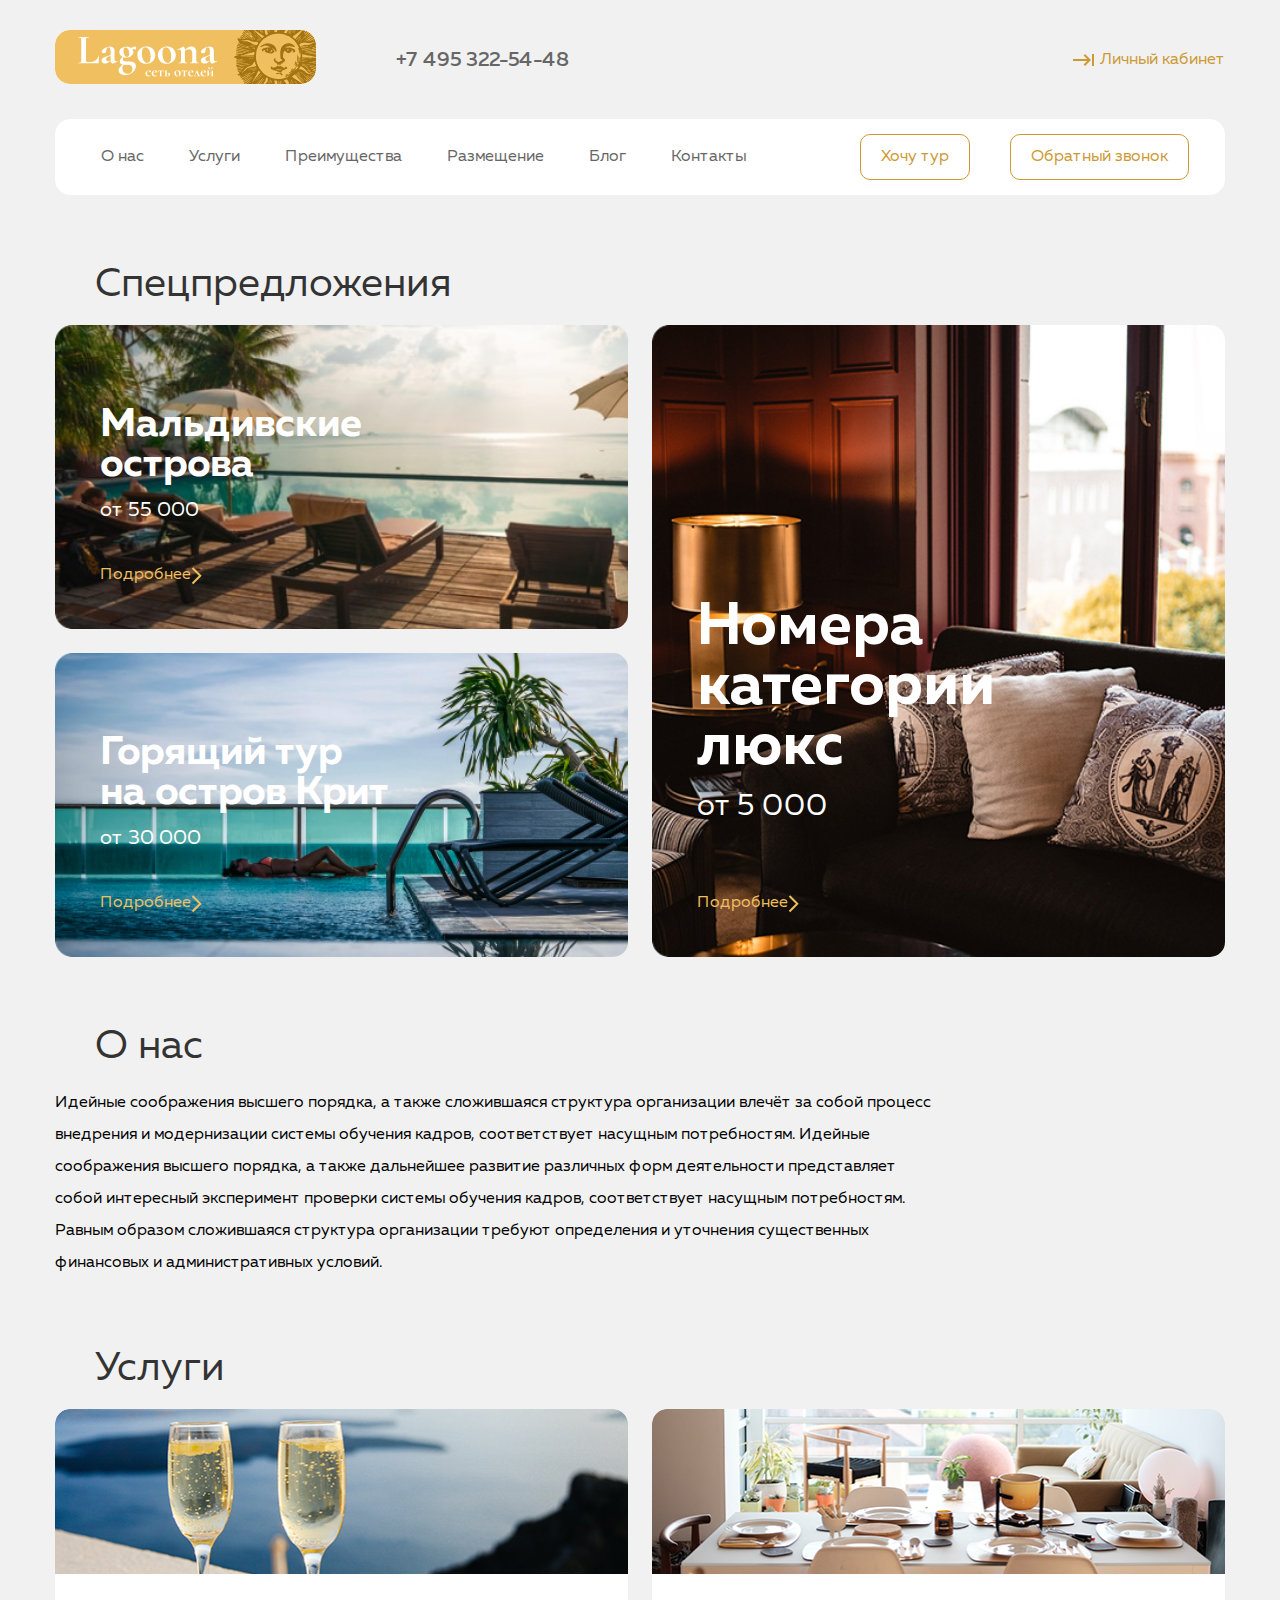
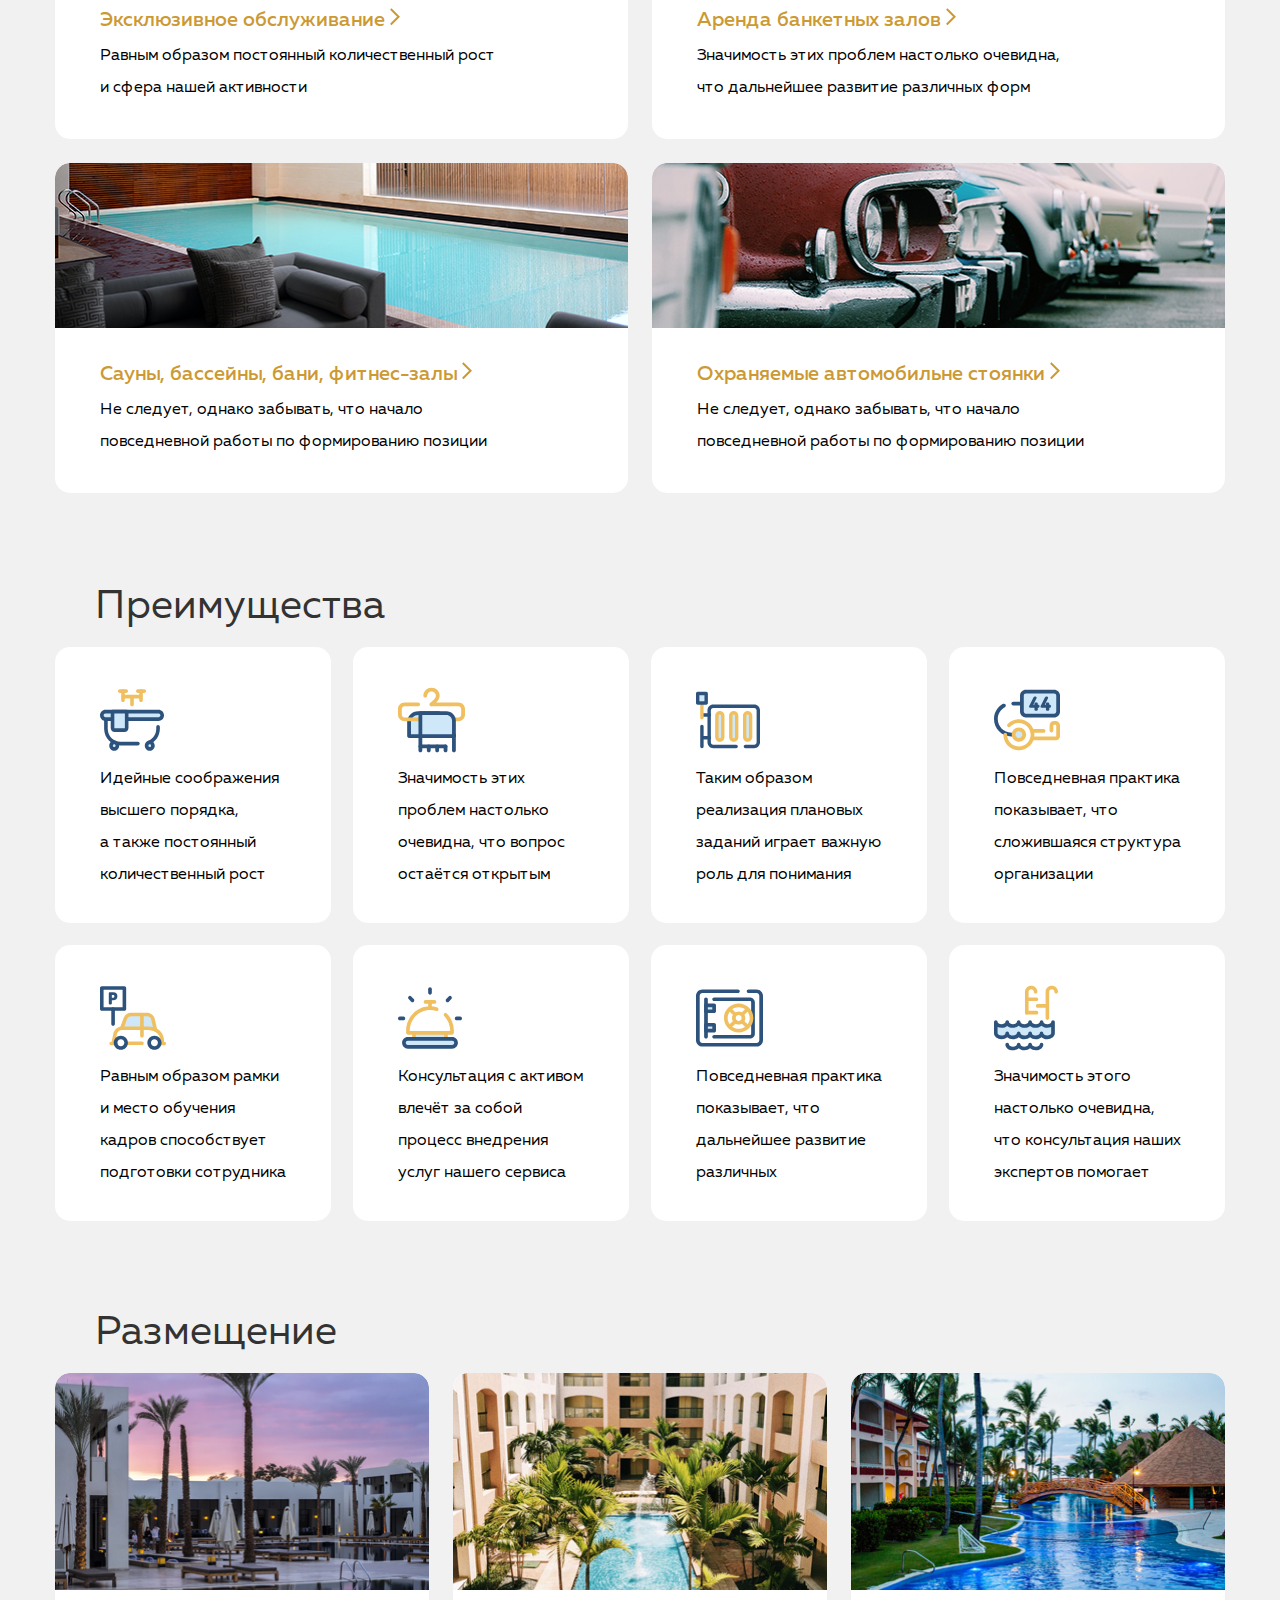
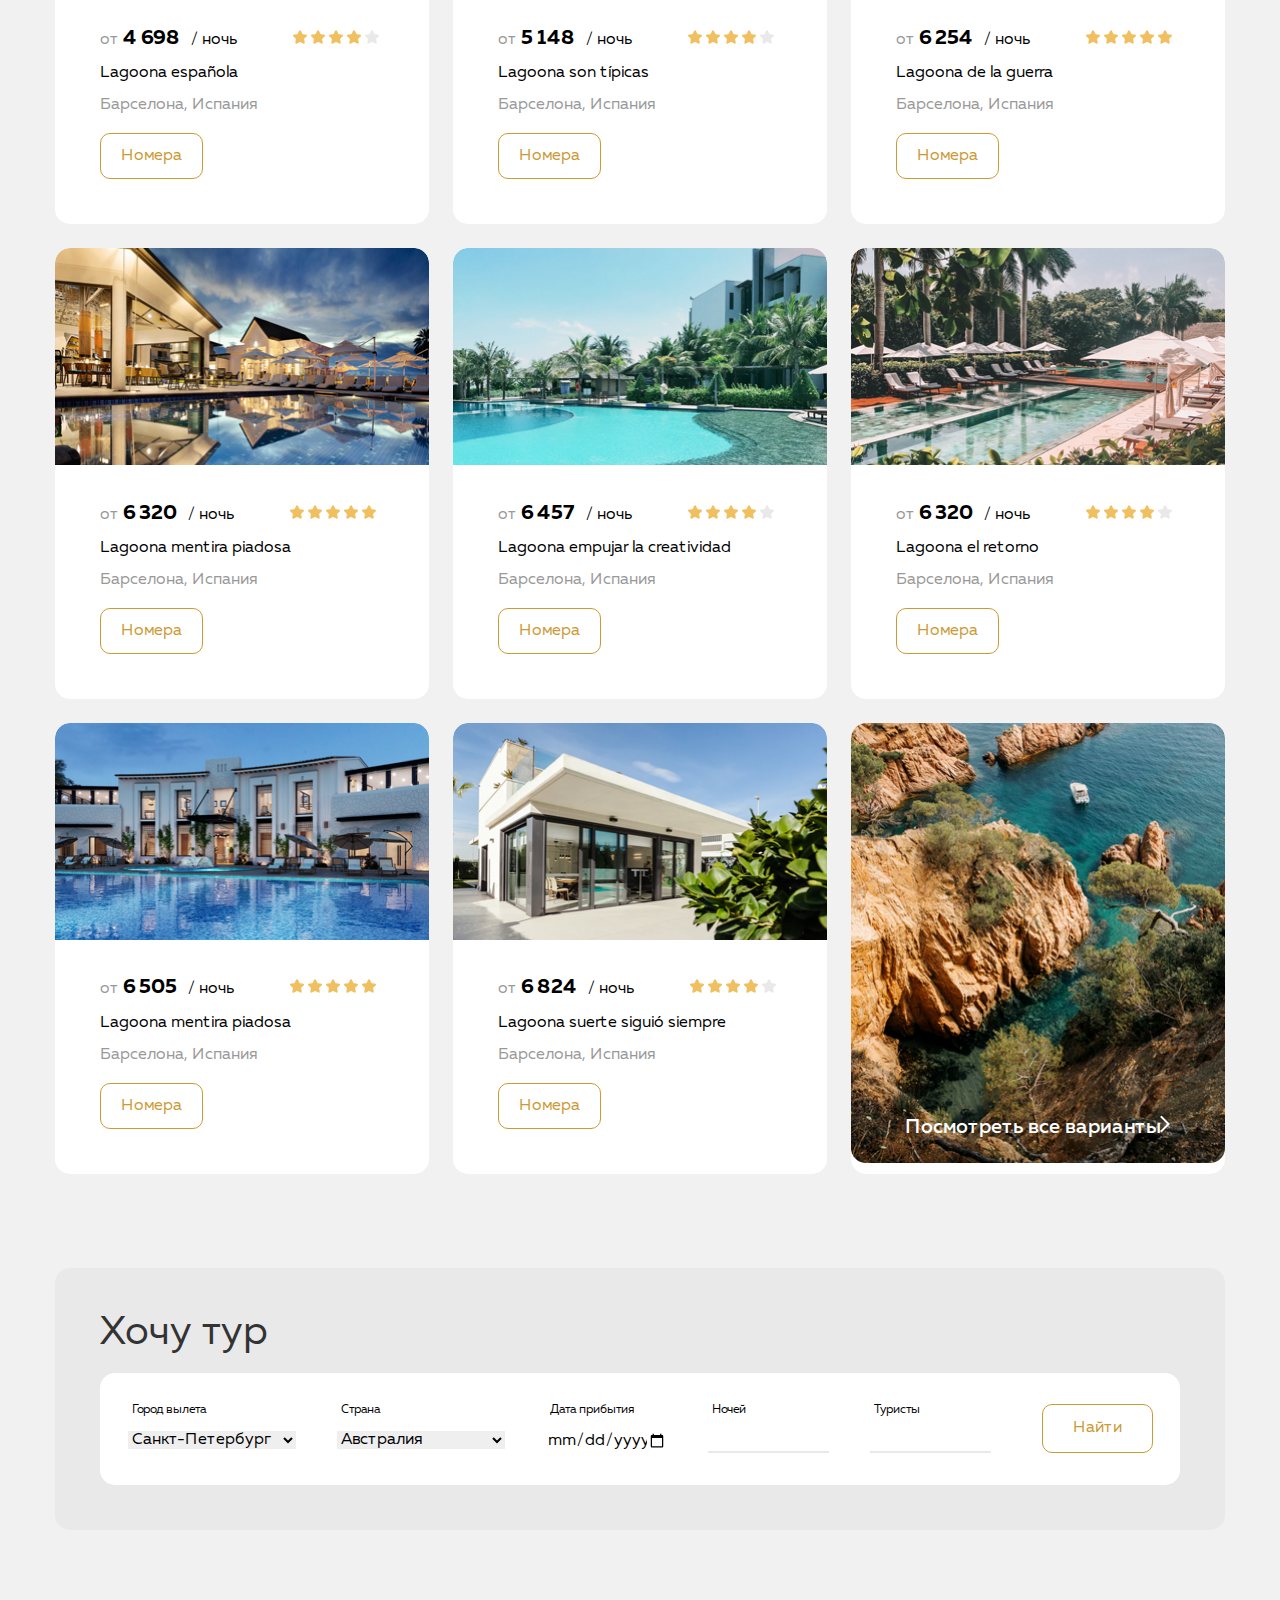
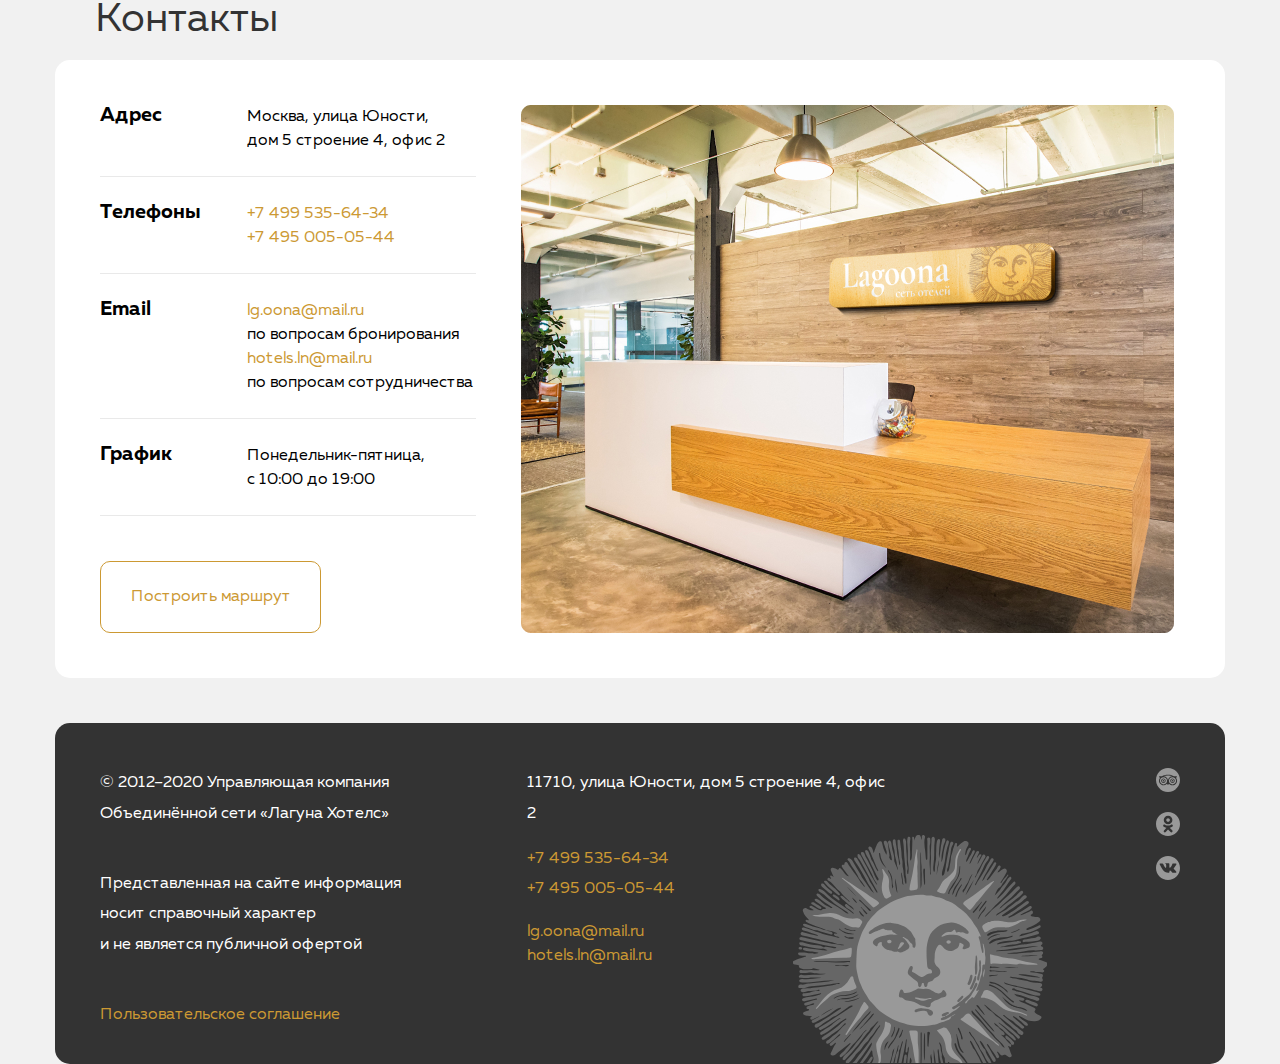
<file: 09_advanced-html/Index.html>
<!DOCTYPE html>
<html lang="ru">
<head>
  <meta charset="UTF-8">
  <meta http-equiv="X-UA-Compatible" content="IE=edge">
  <meta name="viewport" content="width=device-width, initial-scale=1.0">
  <title>Lagoona</title>
  <link rel="stylesheet" href="css/normalize.css">
  <link rel="stylesheet" href="css/style.css">
</head>
<body>
  <header class="header">
    <div class="container header-container">
      <div class="header-up flex">
        <a href="#" class="header-logo">
          <img src="img/logo.jpg" class="header-logo" alt="Logo">
        </a>
        <a href="tel:+74953225448" class="header-phone">
          +7 495 322-54-48
        </a>
        <a href="#" class="header-goto">
          Личный кабинет
        </a>
      </div>
      <nav class="header-nav flex">
        <ul class="header-list list-reset flex">
          <li class="header-list-item">
            <a href="#" class="header-list-link">
              О&nbsp;нас
            </a>
          </li>
          <li class="header-list-item">
            <a href="#" class="header-list-link">
              Услуги
            </a>
          </li>
          <li class="header-list-item">
            <a href="#" class="header-list-link">
              Преимущества
            </a>
          </li>
          <li class="header-list-item">
            <a href="#" class="header-list-link">
              Размещение
            </a>
          </li>
          <li class="header-list-item">
            <a href="#" class="header-list-link">
              Блог
            </a>
          </li>
          <li class="header-list-item">
            <a href="#" class="header-list-link">
              Контакты
            </a>
          </li>
        </ul>
        <button class="btn-reset btn header-btn-wantatour">
          Хочу тур
        </button>
        <button class="btn-reset btn header-btn-backcall">
          Обратный звонок
        </button>
      </nav>
    </div>
  </header>
  <main class="main">
    <h1 class="visually-hidden" style="
      position: absolute;
      width: 1px;
      height: 1px;
      margin: -1px;
      border: 0;
      padding: 0;
      clip: rect(0, 0, 0, 0);
      overflow: hidden;
      ">
      Lagoona
    </h1>
    <section id="specialoffers" class="specialoffers">
      <div class="container">
        <h2 class="section-title specialoffers-title">
          Спецпредложения
        </h2>
          <div class="specialoffers-list flex">
            <div class="specialoffers-items-left">
              <div class="specialoffers-items flex specialoffers-items-img1">
                <div>
                  <h3 class="specialoffers-items-title-left">
                    Мальдивские острова
                  </h3>
                  <div class="specialoffers-items-priсe-left">
                    от 55 000
                  </div>
                </div>
                <div class="specialoffers-items-more">
                  <a class="flex" href="#">
                    <div>
                      Подробнее
                    </div>
                    <div class="specialoffers-items-more-arrow"><svg width="11" height="18" viewBox="0 0 11 18" fill="none" xmlns="http://www.w3.org/2000/svg">
                      <path d="M1.49998 1.00002L9.27815 8.7782L1.49998 16.5564" stroke="#F0BF5F" stroke-width="2"/>
                      </svg>
                    </div>
                </a>
                </div>
              </div>
              <div class="specialoffers-items flex specialoffers-items-img2">
                <div>
                  <h3 class="specialoffers-items-title-left">
                    Горящий тур на&nbsp;остров Крит
                  </h3>
                  <div class="specialoffers-items-priсe-left">
                    от 30 000
                  </div>
                </div>
                <div class="specialoffers-items-more">
                  <a class="flex" href="#">
                    <div>
                      Подробнее
                    </div>
                    <div class="specialoffers-items-more-arrow"><svg width="11" height="18" viewBox="0 0 11 18" fill="none" xmlns="http://www.w3.org/2000/svg">
                      <path d="M1.49998 1.00002L9.27815 8.7782L1.49998 16.5564" stroke="#F0BF5F" stroke-width="2"/>
                      </svg>
                    </div>
                </a>
                </div>
              </div>
            </div>
            <div class="specialoffers-items-right flex specialoffers-items-img3">
              <div>
                <h3 class="specialoffers-items-title-right">
                  Номера категории люкс
                </h3>
                <div class="specialoffers-items-priсe-right">
                  от 5 000
                </div>
              </div>
              <div class="specialoffers-items-more">
                <a class="flex" href="#">
                  <div>
                    Подробнее
                  </div>
                  <div class="specialoffers-items-more-arrow"><svg width="11" height="18" viewBox="0 0 11 18" fill="none" xmlns="http://www.w3.org/2000/svg">
                    <path d="M1.49998 1.00002L9.27815 8.7782L1.49998 16.5564" stroke="#F0BF5F" stroke-width="2"/>
                    </svg>
                  </div>
              </a>
              </div>
            </div>
          </div>
      </div>
    </section>
    <section id="aboutus" class="aboutus">
      <div class="container">
        <h2 class="section-title aboutus-title">
          О&nbsp;нас
        </h2>
        <p class="aboutus-descr">
          Идейные соображения высшего порядка, а&nbsp;также сложившаяся структура организации влечёт за&nbsp;собой процесс внедрения и&nbsp;модернизации системы обучения кадров, соответствует насущным потребностям. Идейные соображения высшего порядка, а&nbsp;также дальнейшее развитие различных форм деятельности представляет собой интересный эксперимент проверки системы обучения кадров, соответствует насущным потребностям. Равным образом сложившаяся структура организации требуют определения и&nbsp;уточнения существенных финансовых
и&nbsp;административных условий.
        </p>
      </div>
    </section>
    <section id="services" class="services">
      <div class="container">
        <h2 class="section-title services-title">
          Услуги
        </h2>
        <ul class="list-reset services-list flex">
          <li class="services-items services-items-img1">
            <h3 class="services-item-link">
              <a href="#">
                Эксклюзивное обслуживание
                <svg class="specialoffers-items-more-arrow" width="10" height="18" viewBox="0 0 10 18" fill="none" xmlns="http://www.w3.org/2000/svg">
                <path d="M0.778175 1.00002L8.55635 8.7782L0.778175 16.5564" stroke="#CC9933" stroke-width="2"/>
                </svg>
              </a>
            </h3>
            <p class="services-item-desc">
              Равным образом постоянный количественный рост и&nbsp;сфера нашей активности
            </p>
          </li>
          <li class="services-items services-items-img2">
            <h3 class="services-item-link">
              <a href="#">
                Аренда банкетных залов
                <svg class="specialoffers-items-more-arrow" width="10" height="18" viewBox="0 0 10 18" fill="none" xmlns="http://www.w3.org/2000/svg">
                <path d="M0.778175 1.00002L8.55635 8.7782L0.778175 16.5564" stroke="#CC9933" stroke-width="2"/>
                </svg>
              </a>
            </h3>
            <p class="services-item-desc">
              Значимость этих проблем настолько очевидна, что дальнейшее развитие различных форм
            </p>
          </li>
          <li class="services-items services-items-img3">
            <h3 class="services-item-link">
              <a href="#">
                Сауны, бассейны, бани, фитнес-залы
                <svg class="specialoffers-items-more-arrow" width="10" height="18" viewBox="0 0 10 18" fill="none" xmlns="http://www.w3.org/2000/svg">
                <path d="M0.778175 1.00002L8.55635 8.7782L0.778175 16.5564" stroke="#CC9933" stroke-width="2"/>
                </svg>
              </a>
            </h3>
            <p class="services-item-desc">
              Не&nbsp;следует, однако забывать, что начало повседневной работы по&nbsp;формированию позиции
            </p>
          </li>
          <li class="services-items services-items-img4">
            <h3 class="services-item-link">
              <a href="#">
                Охраняемые автомобильне стоянки
                <svg class="specialoffers-items-more-arrow" width="10" height="18" viewBox="0 0 10 18" fill="none" xmlns="http://www.w3.org/2000/svg">
                <path d="M0.778175 1.00002L8.55635 8.7782L0.778175 16.5564" stroke="#CC9933" stroke-width="2"/>
                </svg>
              </a>
            </h3>
            <p class="services-item-desc">
              Не&nbsp;следует, однако забывать, что начало повседневной работы по&nbsp;формированию позиции
            </p>
          </li>
        </ul>
      </div>
    </section>
    <section id="advantages" class="advantages">
      <div class="container">
        <h2 class="section-title advantages-title">
          Преимущества
        </h2>
        <ul class="list-reset advantages-list flex">
          <li class="advantages-item advantages-item-img1">
            <p class="advantages-item-descr">
              Идейные соображения высшего порядка,
              а&nbsp;также постоянный количественный рост
            </p>
          </li>
          <li class="advantages-item advantages-item-img2">
            <p class="advantages-item-descr">
              Значимость этих проблем настолько очевидна, что вопрос остаётся открытым
            </p>
          </li>
          <li class="advantages-item advantages-item-img3">
            <p class="advantages-item-descr">
              Таким образом реализация плановых заданий играет важную роль для понимания
            </p>
          </li>
          <li class="advantages-item advantages-item-img4">
            <p class="advantages-item-descr">
              Повседневная практика показывает, что сложившаяся структура организации
            </p>
          </li>
          <li class="advantages-item advantages-item-img5">
            <p class="advantages-item-descr">
              Равным образом рамки и&nbsp;место обучения кадров способствует подготовки сотрудника
            </p>
          </li>
          <li class="advantages-item advantages-item-img6">
            <p class="advantages-item-descr">
              Консультация с&nbsp;активом влечёт за&nbsp;собой процесс внедрения услуг нашего сервиса
            </p>
          </li>
          <li class="advantages-item advantages-item-img7">
            <p class="advantages-item-descr">
              Повседневная практика показывает, что дальнейшее развитие различных
            </p>
          </li>
          <li class="advantages-item advantages-item-img8">
            <p class="advantages-item-descr">
              Значимость этого настолько очевидна, что консультация наших экспертов помогает
            </p>
          </li>
        </ul>
      </div>
    </section>
    <section id="accommodation" class="accommodation">
      <div class="container">
        <h2 class="section-title accommodation-title">
          Размещение
        </h2>
        <ul class="list-reset accommodation-list flex">
          <li class="accommodation-item">
            <article class="accommodation-item-card">
              <img class="accommodation-item-img" src="img/hotel1.jpg" alt="Отель">
              <div class="accommodation-item-descr">
                <div class="accommodation-item-priсe">
                  <span class="accommodation-item-priсe-from">
                    от
                  </span>
                  <span class="accommodation-item-priсe-numbers">
                    4 698
                  </span>
                  <span class="accommodation-item-priсe-night">
                    / ночь
                  </span>
                  <img src="img/i-star.png" alt="Рейтинг 4 из 5">
                  <img src="img/i-star.png" alt="">
                  <img src="img/i-star.png" alt="">
                  <img src="img/i-star.png" alt="">
                  <img src="img/i-star-empty.png" alt="">
                </div>
                <h3 class="accommodation-item-title">
                  Lagoona española
                </h3>
                <div class="accommodation-item-place">
                <span>
                  Барселона, Испания
                </span>
                </div>
                <div>
                <button class="btn-reset btn accommodation-item-btn">
                  Номера
                </button>
                </div>
              </div>
            </article>
          </li>
          <li class="accommodation-item">
            <article class="accommodation-item-card">
              <img class="accommodation-item-img" src="img/hotel2.jpg" alt="Отель">
              <div class="accommodation-item-descr">
                <div class="accommodation-item-priсe">
                  <span class="accommodation-item-priсe-from">
                    от
                  </span>
                  <span class="accommodation-item-priсe-numbers">
                    5 148
                  </span>
                  <span class="accommodation-item-priсe-night">
                    / ночь
                  </span>
                  <img src="img/i-star.png" alt="Рейтинг 4 из 5">
                  <img src="img/i-star.png" alt="">
                  <img src="img/i-star.png" alt="">
                  <img src="img/i-star.png" alt="">
                  <img src="img/i-star-empty.png" alt="">
                </div>
                <h3 class="accommodation-item-title">
                  Lagoona son típicas
                </h3>
                <div class="accommodation-item-place">
                <span>
                  Барселона, Испания
                </span>
                </div>
                <button class="btn-reset btn-reset btn accommodation-item-btn">
                  Номера
                </button>
              </div>
            </article>
          </li>
          <li class="accommodation-item">
            <article class="accommodation-item-card">
              <img class="accommodation-item-img" src="img/hotel3.jpg" alt="Отель">
              <div class="accommodation-item-descr">
                <div class="accommodation-item-priсe">
                  <span class="accommodation-item-priсe-from">
                    от
                  </span>
                  <span class="accommodation-item-priсe-numbers">
                    6 254
                  </span>
                  <span class="accommodation-item-priсe-night">
                    / ночь
                  </span>
                  <img src="img/i-star.png" alt="Рейтинг 5 из 5">
                  <img src="img/i-star.png" alt="">
                  <img src="img/i-star.png" alt="">
                  <img src="img/i-star.png" alt="">
                  <img src="img/i-star.png" alt="">
                </div>
                <h3 class="accommodation-item-title">
                  Lagoona de la guerra
                </h3>
                <div class="accommodation-item-place">
                <span>
                  Барселона, Испания
                </span>
                </div>
                <button class="btn-reset btn accommodation-item-btn">
                  Номера
                </button>
              </div>
            </article>
          </li>
          <li class="accommodation-item">
            <article class="accommodation-item-card">
              <img class="accommodation-item-img" src="img/hotel4.jpg" alt="Отель">
              <div class="accommodation-item-descr">
                <div class="accommodation-item-priсe">
                  <span class="accommodation-item-priсe-from">
                    от
                  </span>
                  <span class="accommodation-item-priсe-numbers">
                    6 320
                  </span>
                  <span class="accommodation-item-priсe-night">
                    / ночь
                  </span>
                  <img src="img/i-star.png" alt="Рейтинг 5 из 5">
                  <img src="img/i-star.png" alt="">
                  <img src="img/i-star.png" alt="">
                  <img src="img/i-star.png" alt="">
                  <img src="img/i-star.png" alt="">
                </div>
                <h3 class="accommodation-item-title">
                  Lagoona mentira piadosa
                </h3>
                <div class="accommodation-item-place">
                <span>
                  Барселона, Испания
                </span>
                </div>
                <button class="btn-reset btn accommodation-item-btn">
                  Номера
                </button>
              </div>
            </article>
          </li>
          <li class="accommodation-item">
            <article class="accommodation-item-card">
              <img class="accommodation-item-img" src="img/hotel5.jpg" alt="Отель">
              <div class="accommodation-item-descr">
                <div class="accommodation-item-priсe">
                  <span class="accommodation-item-priсe-from">
                    от
                  </span>
                  <span class="accommodation-item-priсe-numbers">
                    6 457
                  </span>
                  <span class="accommodation-item-priсe-night">
                    / ночь
                  </span>
                  <img src="img/i-star.png" alt="Рейтинг 4 из 5">
                  <img src="img/i-star.png" alt="">
                  <img src="img/i-star.png" alt="">
                  <img src="img/i-star.png" alt="">
                  <img src="img/i-star-empty.png" alt="">
                </div>
                <h3 class="accommodation-item-title">
                  Lagoona empujar la creatividad
                </h3>
                <div class="accommodation-item-place">
                <span>
                  Барселона, Испания
                </span>
                </div>
                <button class="btn-reset btn accommodation-item-btn">
                  Номера
                </button>
              </div>
            </article>
          </li>
          <li class="accommodation-item">
            <article class="accommodation-item-card">
              <img class="accommodation-item-img" src="img/hotel6.jpg" alt="Отель">
              <div class="accommodation-item-descr">
                <div class="accommodation-item-priсe">
                  <span class="accommodation-item-priсe-from">
                    от
                  </span>
                  <span class="accommodation-item-priсe-numbers">
                    6 320
                  </span>
                  <span class="accommodation-item-priсe-night">
                    / ночь
                  </span>
                  <img src="img/i-star.png" alt="Рейтинг 4 из 5">
                  <img src="img/i-star.png" alt="">
                  <img src="img/i-star.png" alt="">
                  <img src="img/i-star.png" alt="">
                  <img src="img/i-star-empty.png" alt="">
                </div>
                <h3 class="accommodation-item-title">
                  Lagoona el retorno
                </h3>
                <div class="accommodation-item-place">
                <span>
                  Барселона, Испания
                </span>
                </div>
                <button class="btn-reset btn accommodation-item-btn">
                  Номера
                </button>
              </div>
            </article>
          </li>
          <li class="accommodation-item">
            <article class="accommodation-item-card">
              <img class="accommodation-item-img" src="img/hotel7.jpg" alt="Отель">
              <div class="accommodation-item-descr">
                <div class="accommodation-item-priсe">
                  <span class="accommodation-item-priсe-from">
                    от
                  </span>
                  <span class="accommodation-item-priсe-numbers">
                    6 505
                  </span>
                  <span class="accommodation-item-priсe-night">
                    / ночь
                  </span>
                  <img src="img/i-star.png" alt="Рейтинг 5 из 5">
                  <img src="img/i-star.png" alt="">
                  <img src="img/i-star.png" alt="">
                  <img src="img/i-star.png" alt="">
                  <img src="img/i-star.png" alt="">
                </div>
                <h3 class="accommodation-item-title">
                  Lagoona mentira piadosa
                </h3>
                <div class="accommodation-item-place">
                <span>
                  Барселона, Испания
                </span>
                </div>
                <button class="btn-reset btn accommodation-item-btn">
                  Номера
                </button>
              </div>
            </article>
          </li>
          <li class="accommodation-item">
            <article class="accommodation-item-card">
              <img class="accommodation-item-img" src="img/hotel8.jpg" alt="Отель">
              <div class="accommodation-item-descr">
                <div class="accommodation-item-priсe">
                  <span class="accommodation-item-priсe-from">
                    от
                  </span>
                  <span class="accommodation-item-priсe-numbers">
                    6 824
                  </span>
                  <span class="accommodation-item-priсe-night">
                    / ночь
                  </span>
                  <img src="img/i-star.png" alt="Рейтинг 4 из 5">
                  <img src="img/i-star.png" alt="">
                  <img src="img/i-star.png" alt="">
                  <img src="img/i-star.png" alt="">
                  <img src="img/i-star-empty.png" alt="">
                </div>
                <h3 class="accommodation-item-title">
                  Lagoona suerte siguió siempre
                </h3>
                <div class="accommodation-item-place">
                <span>
                  Барселона, Испания
                </span>
                </div>
                <button class="btn-reset btn accommodation-item-btn">
                  Номера
                </button>
              </div>
            </article>
          </li>
          <li class="accommodation-item accommodation-item-last flex">
            <a class="accommodation-item-link flex" href="#">
              <div>
                Посмотреть все варианты
              </div>
              <div>
                <svg width="10" height="18" viewBox="0 0 10 18" fill="none" xmlns="http://www.w3.org/2000/svg">
                <path d="M0.778175 1.22183L8.55635 9L0.778175 16.7782" stroke="white" stroke-width="2"/>
                </svg>
              </div>
            </a>
          </li>
        </ul>
      </div>
    </section>
    <section id="wantatour" class="wantatour">
      <div class="container wantatour-container">
        <h2 class="wantatour-title">
          Хочу тур
        </h2>
        <form class="wantatour-form flex" action="https://jsonplaceholder.typicode.com/posts" method="post">
          <div class="flex">
            <label class="wantatour-form-block flex">
              <span class="wantatour-form-title">
                Город вылета
              </span>
              <select class="wantatour-form-select-left" name="Город вылета">
                <option value="Санкт-Петербург">Санкт-Петербург</option>
              </select>
            </label>
            <label class="wantatour-form-block flex">
              <span class="wantatour-form-title">
                Страна
              </span>
              <select class="wantatour-form-select-left" name="Страна">
                <option value="Австралия">Австралия</option>
              </select>
            </label>
            <label class="wantatour-form-block flex">
              <span class="wantatour-form-title">
                Дата прибытия
              </span>
              <input class="wantatour-form-input-right" type="date" name="Дата прибытия">
            </label>
            <label class="wantatour-form-block flex">
              <span class="wantatour-form-title">
                Ночей
              </span>
              <input class="wantatour-form-input-right wantatour-form-input-right-bs" type="number" name="Ночей">
            </label>
            <label class="wantatour-form-block flex">
              <span class="wantatour-form-title">
                Туристы
              </span>
              <input class="wantatour-form-input-right wantatour-form-input-right-bs" type="number" name="Туристы" required="required">
            </label>
          </div>
          <button class="btn-reset btn wantatour-form-btn">
            Найти
          </button>
        </form>
      </div>
    </section>
    <section id="contacts" class="contacts">
      <div class="container contacts-container">
        <h2 class="section-title contacts-title">
          Контакты
        </h2>
        <div class="contacts-form flex">
          <div class="contacts-form-left flex">
            <div class="contacts-form-left-block flex">
              <div class="contacts-form-left-block-left">
                Адрес
              </div>
              <div class="contacts-form-left-block-right">
                Москва, улица Юности, дом 5 строение 4, офис 2
              </div>
            </div>
            <div class="contacts-form-left-block flex">
              <div class="contacts-form-left-block-left">
                Телефоны
              </div>
              <div class="contacts-form-left-block-right">
                <a href="tel:+74995356434" class="contacts-form-left-block-right-link">
                  +7 499 535-64-34
                </a>
                <a href="tel:+74950050544" class="contacts-form-left-block-right-link">
                  +7 495 005-05-44
                </a>
              </div>
            </div>
            <div class="contacts-form-left-block flex">
              <div class="contacts-form-left-block-left">
                Email
              </div>
              <div class="contacts-form-left-block-right">
                <a href="mailto:lg.oona@mail.ru" class="contacts-form-left-block-right-link">
                  lg.oona@mail.ru
                </a>
                <div>
                по вопросам бронирования
                </div>
                <a href="mailto:hotels.ln@mail.ru" class="contacts-form-left-block-right-link">
                  hotels.ln@mail.ru
                </a>
                <div>
                по вопросам сотрудничества
                </div>
              </div>
            </div>
            <div class="contacts-form-left-block flex">
              <div class="contacts-form-left-block-left">
                График
              </div>
              <div class="contacts-form-left-block-right">
                Понедельник-пятница, с 10:00 до 19:00
              </div>
            </div>
            <div class="contacts-form-left-btn flex">
              <button class="btn-reset btn contacts-form-btn">
                Построить маршрут
              </button>
            </div>
          </div>
        </div>
      </div>
    </section>
  </main>
  <footer class="footer">
    <div class="container flex footer-container">
        <div class="footer-left flex">
          <div class="footer-left-left flex">
            <div class="footer-left-left-text footer-text">
              © 2012–2020 Управляющая компания Объединённой сети «Лагуна Хотелс»
            </div>
            <div class="footer-left-left-text footer-text">
              Представленная на сайте информация носит справочный характер и не является публичной офертой
            </div>
            <div class="footer-left-left-text footer-left-left-text-terms footer-text">
              Пользовательское соглашение
            </div>
          </div>
          <div class="footer-left-right flex">
            <div class="footer-left-right-text footer-text">
              11710, улица Юности, дом 5 строение 4, офис 2
            </div>
            <a href="tel:+74995356434" class="footer-left-right-text-phone footer-text">
              +7 499 535-64-34
            </a>
            <a href="tel:+74950050544" class="footer-left-right-text footer-left-right-text-phone footer-text">
              +7 495 005-05-44
            </a>
            <a href="mailto:lg.oona@mail.ru" class="footer-left-right-text-mail footer-text">
              lg.oona@mail.ru
            </a>
            <a href="mailto:hotels.ln@mail.ru" class="footer-left-right-text-mail footer-text">
              hotels.ln@mail.ru
            </a>
          </div>
        </div>
        <ul class="list-reset footer-right flex">
          <li class="footer-right-item"><a href="#" class="footer-right-link footer-right-link-tripadvisor"></a></li>
          <li class="footer-right-item"><a href="#" class="footer-right-link footer-right-link-ok"></a></li>
          <li class="footer-right-item"><a href="#" class="footer-right-link footer-right-link-vk"></a></li>
        </ul>
    </div>
  </footer>
</body>
</html>
</file>
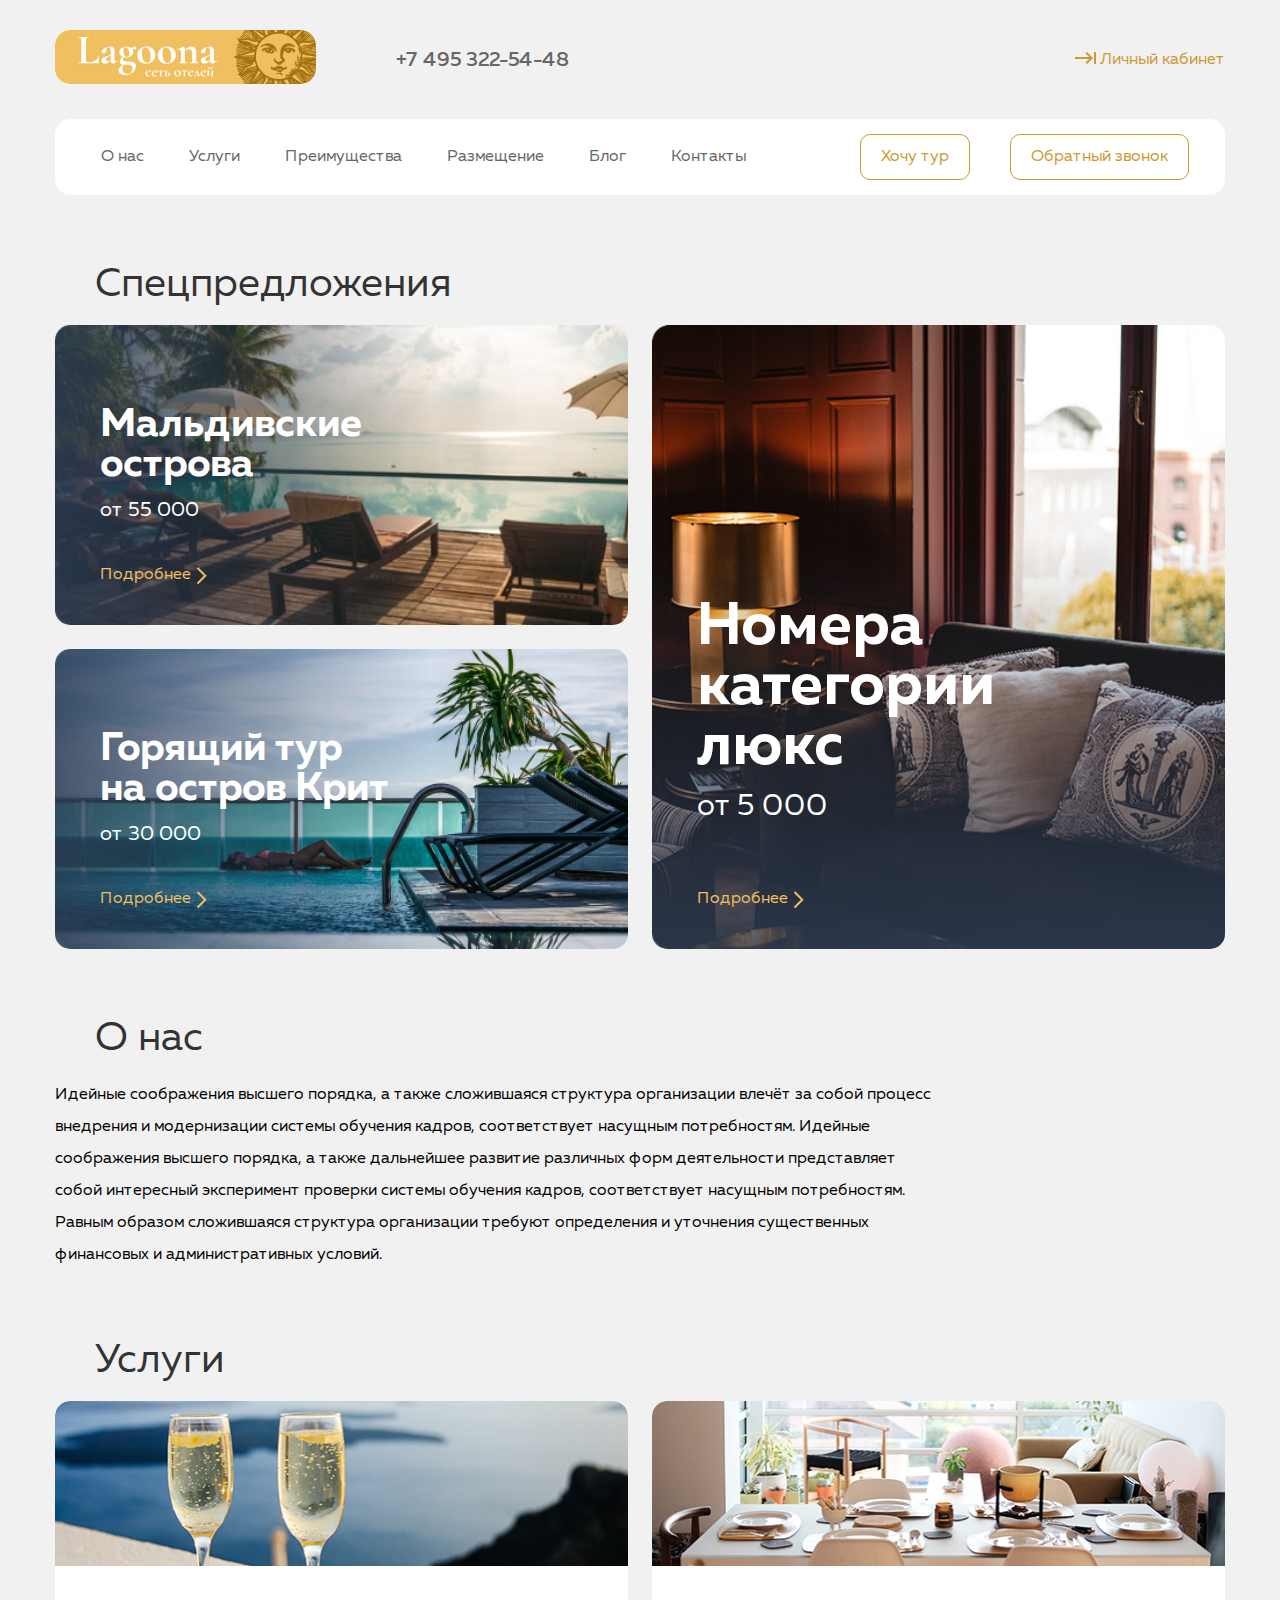
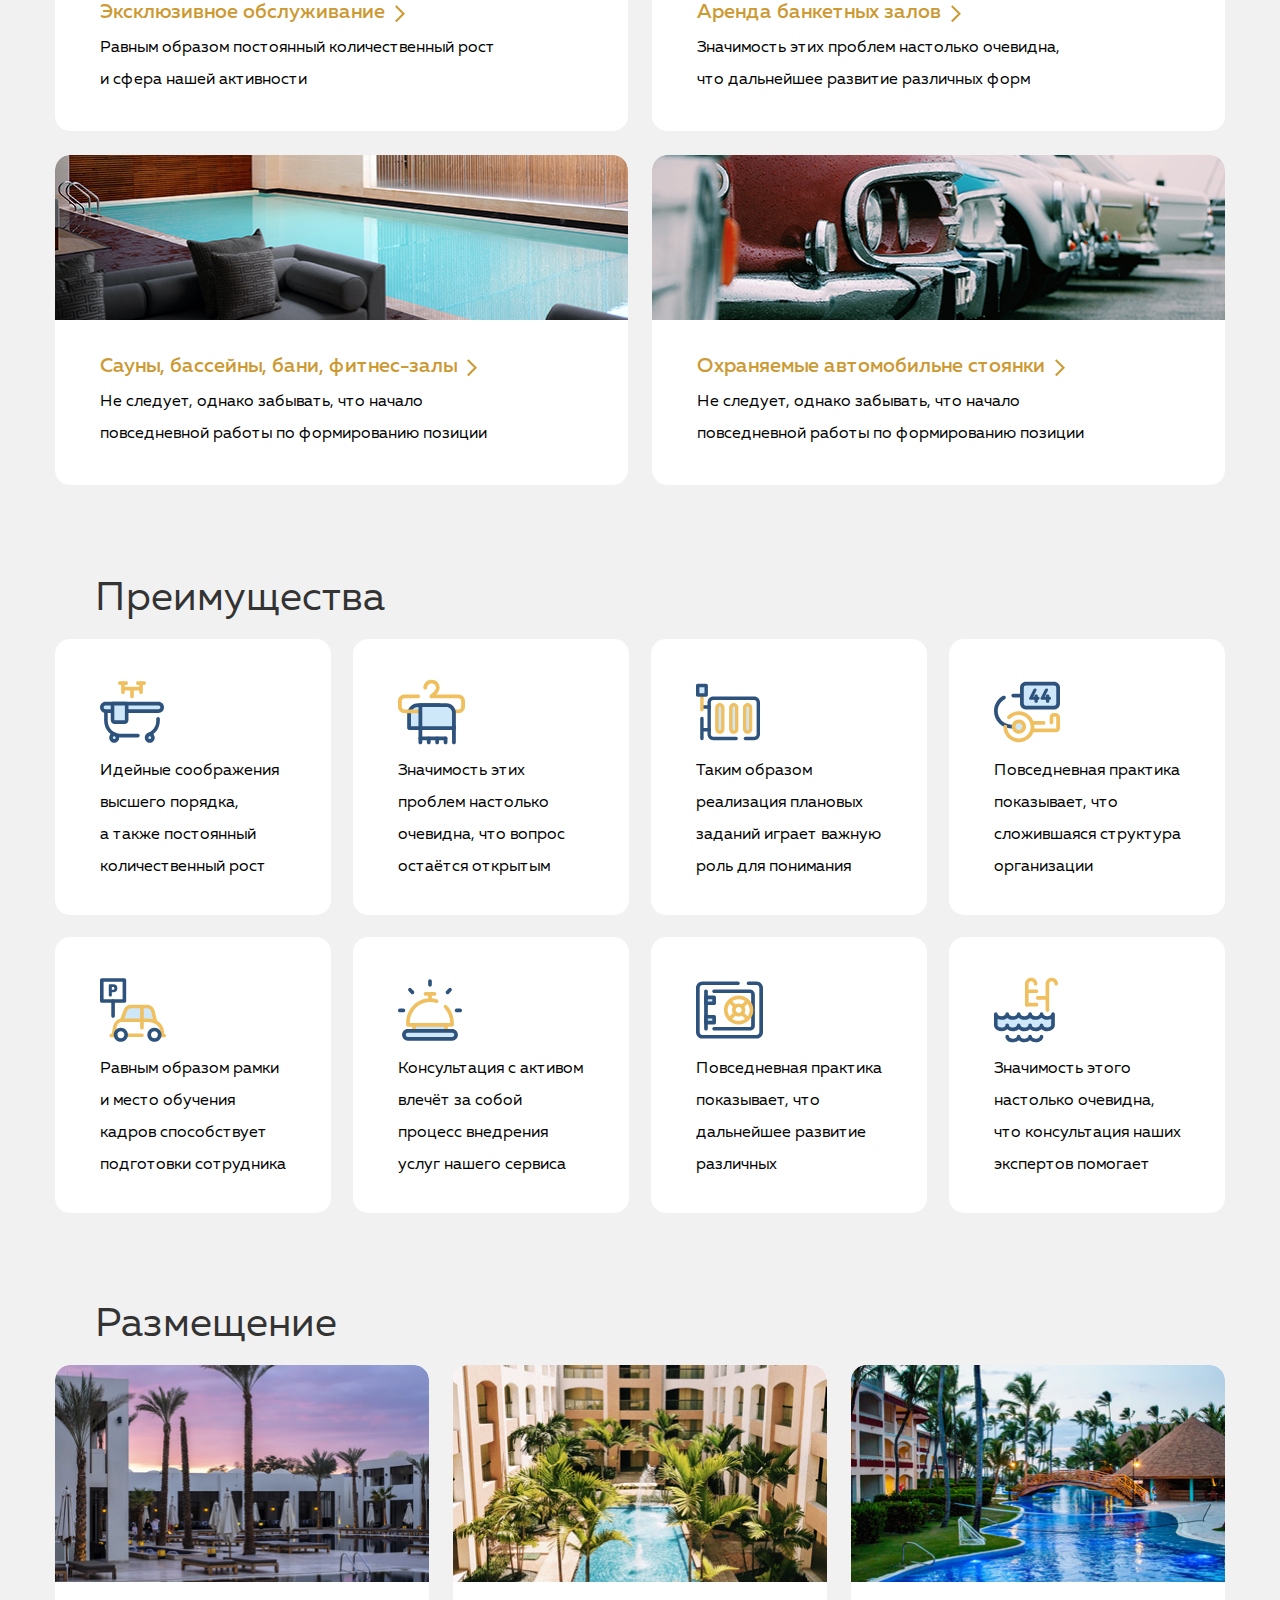
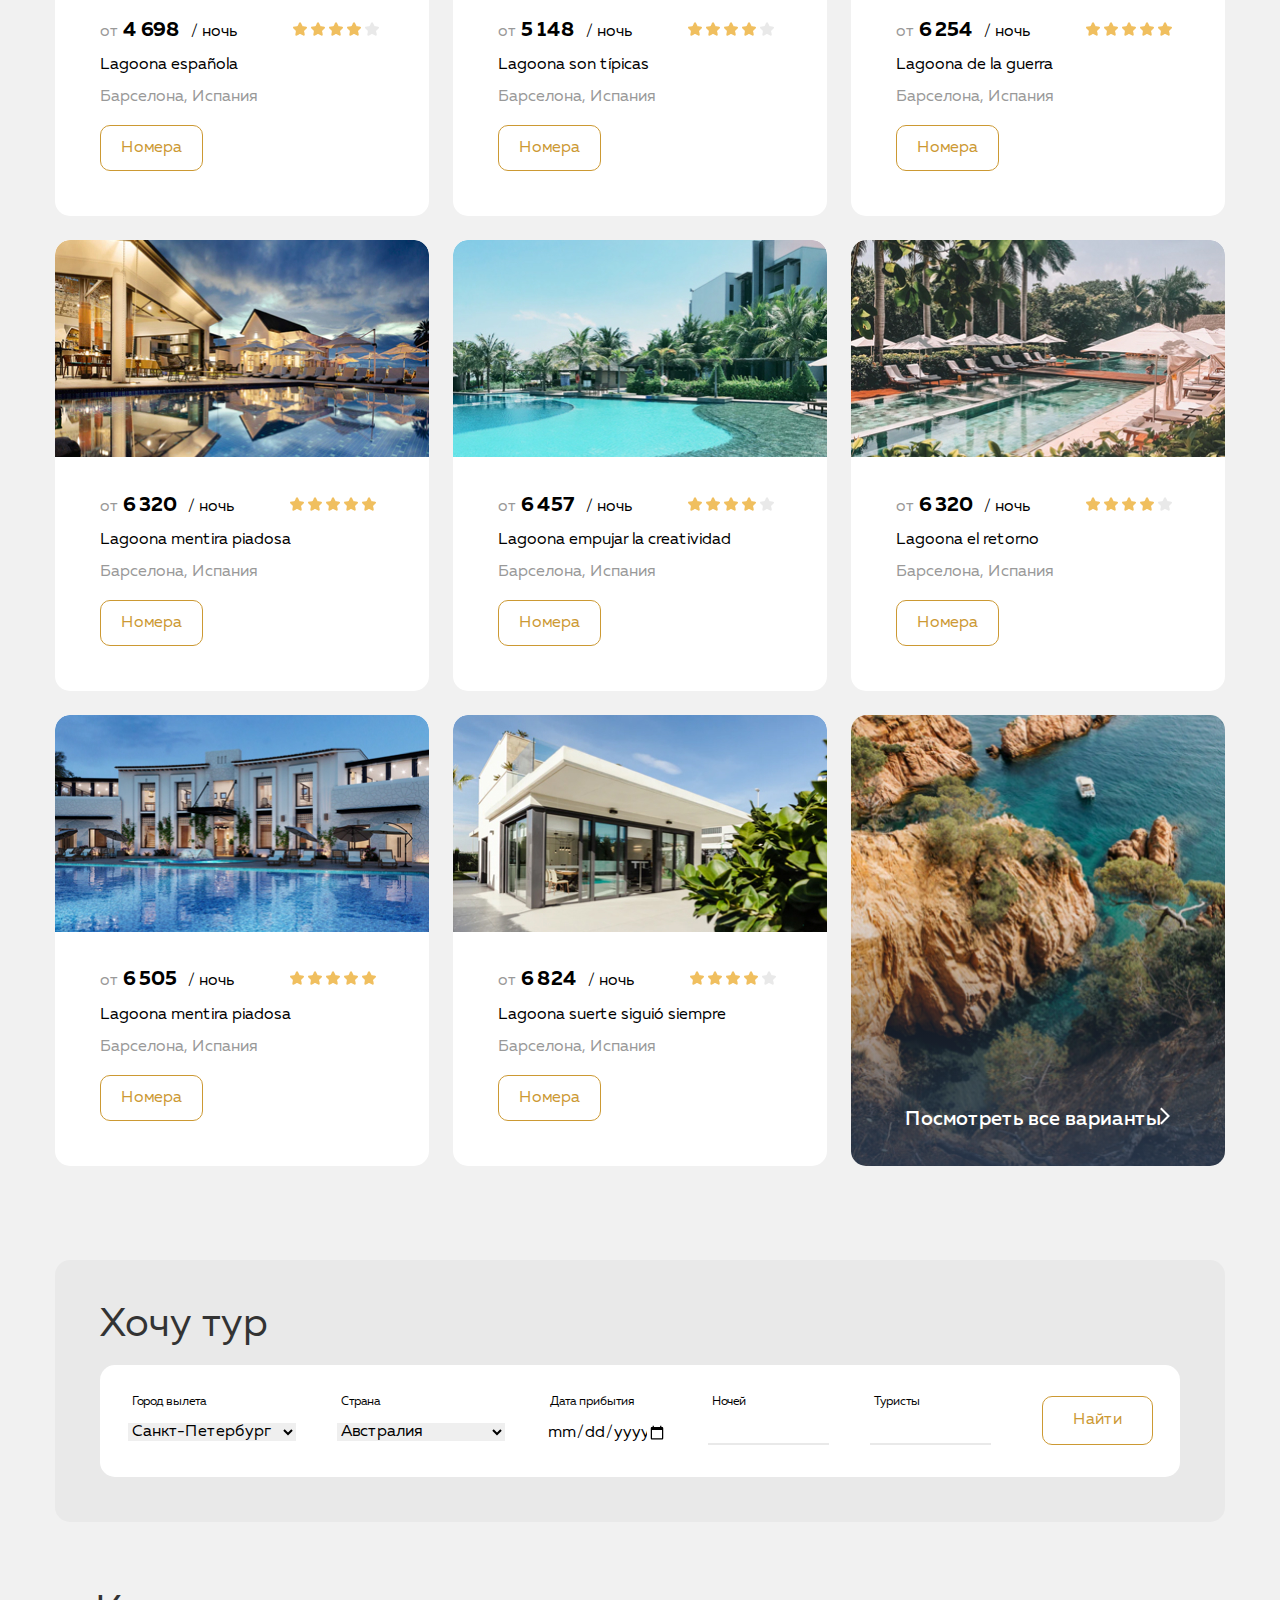
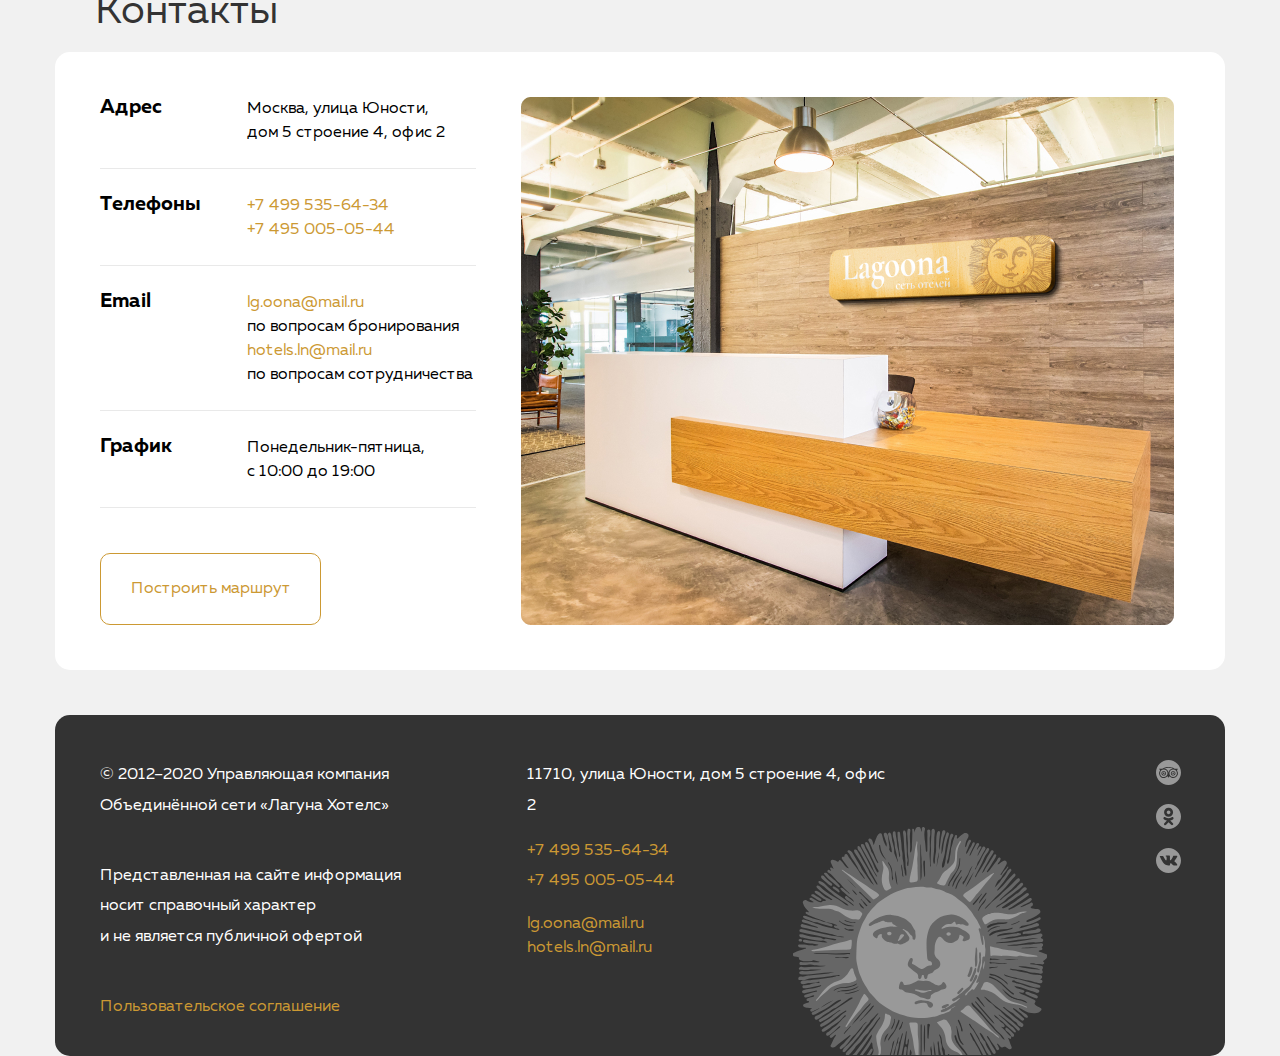
<file: 11_advanced-css/Index.html>
<!DOCTYPE html>
<html lang="ru">
<head>
  <meta charset="UTF-8">
  <meta http-equiv="X-UA-Compatible" content="IE=edge">
  <meta name="viewport" content="width=device-width, initial-scale=1.0">
  <title>Lagoona</title>
  <link rel="stylesheet" href="css/normalize.css">
  <link rel="stylesheet" href="css/style.css">
  <link rel="shortcut icon" href="/img/favicon.ico" type="image/x-icon">
</head>
<body>
  <header class="header">
    <div class="container header-container">
      <div class="header-up flex">
        <a href="#" class="header-logo">
          <img src="img/logo.jpg" class="header-logo" alt="Logo">
        </a>
        <a href="tel:+74953225448" class="header-phone">
          +7 495 322-54-48
        </a>
        <a href="#" class="header-goto">
          <svg class="header-goto-icon" width="21" height="12" viewBox="0 0 21 12" fill="none" xmlns="http://www.w3.org/2000/svg">
            <path d="M10.59 1.41L14.17 5H0V7H14.17L10.58 10.59L12 12L18 6L12 0L10.59 1.41ZM19 0V12H21V0H19Z"/>
          </svg>
          Личный кабинет
        </a>
      </div>
      <nav class="header-nav flex">
        <ul class="header-list list-reset flex">
          <li class="header-list-item">
            <a href="#" class="header-list-link">
              О&nbsp;нас
            </a>
          </li>
          <li class="header-list-item">
            <a href="#" class="header-list-link">
              Услуги
            </a>
          </li>
          <li class="header-list-item">
            <a href="#" class="header-list-link">
              Преимущества
            </a>
          </li>
          <li class="header-list-item">
            <a href="#" class="header-list-link">
              Размещение
            </a>
          </li>
          <li class="header-list-item">
            <a href="#" class="header-list-link">
              Блог
            </a>
          </li>
          <li class="header-list-item">
            <a href="#" class="header-list-link">
              Контакты
            </a>
          </li>
        </ul>
        <button class="btn-reset btn header-btn-wantatour">
          Хочу тур
        </button>
        <button class="btn-reset btn header-btn-backcall">
          Обратный звонок
        </button>
      </nav>
    </div>
  </header>
  <main class="main">
    <h1 class="visually-hidden" style="
      position: absolute;
      width: 1px;
      height: 1px;
      margin: -1px;
      border: 0;
      padding: 0;
      clip: rect(0, 0, 0, 0);
      overflow: hidden;
      ">
      Lagoona
    </h1>
    <section id="specialoffers" class="specialoffers">
      <div class="container">
        <h2 class="section-title specialoffers-title">
          Спецпредложения
        </h2>
          <div class="specialoffers-list flex">
            <div class="specialoffers-items-left">
              <div class="specialoffers-items flex specialoffers-items-img1">
                <div>
                  <h3 class="specialoffers-items-title-left">
                    Мальдивские острова
                  </h3>
                  <div class="specialoffers-items-priсe-left">
                    от 55 000
                  </div>
                </div>
                <a class="specialoffers-items-more flex" href="#">
                  Подробнее
                  <svg class="specialoffers-items-more-arrow" width="11" height="18" viewBox="0 0 11 18" fill="none" xmlns="http://www.w3.org/2000/svg">
                    <path d="M1.49998 1.00002L9.27815 8.7782L1.49998 16.5564" stroke="#F0BF5F" stroke-width="2"/>
                  </svg>
                </a>
              </div>
              <div class="specialoffers-items flex specialoffers-items-img2">
                <div>
                  <h3 class="specialoffers-items-title-left">
                    Горящий тур на&nbsp;остров Крит
                  </h3>
                  <div class="specialoffers-items-priсe-left">
                    от 30 000
                  </div>
                </div>
                <a class="specialoffers-items-more flex" href="#">
                  Подробнее
                  <svg class="specialoffers-items-more-arrow" width="11" height="18" viewBox="0 0 11 18" fill="none" xmlns="http://www.w3.org/2000/svg">
                    <path d="M1.49998 1.00002L9.27815 8.7782L1.49998 16.5564" stroke="#F0BF5F" stroke-width="2"/>
                  </svg>
                </a>
              </div>
            </div>
            <div class="specialoffers-items-right flex specialoffers-items-img3">
              <div>
                <h3 class="specialoffers-items-title-right">
                  Номера категории люкс
                </h3>
                <div class="specialoffers-items-priсe-right">
                  от 5 000
                </div>
              </div>
              <a class="specialoffers-items-right-more flex" href="#">
                Подробнее
                <svg class="specialoffers-items-more-arrow" width="11" height="18" viewBox="0 0 11 18" fill="none" xmlns="http://www.w3.org/2000/svg">
                  <path d="M1.49998 1.00002L9.27815 8.7782L1.49998 16.5564" stroke="#F0BF5F" stroke-width="2"/>
                </svg>
              </a>
            </div>
          </div>
      </div>
    </section>
    <section id="aboutus" class="aboutus">
      <div class="container">
        <h2 class="section-title aboutus-title">
          О&nbsp;нас
        </h2>
        <p class="aboutus-descr">
          Идейные соображения высшего порядка, а&nbsp;также сложившаяся структура организации влечёт за&nbsp;собой процесс внедрения и&nbsp;модернизации системы обучения кадров, соответствует насущным потребностям. Идейные соображения высшего порядка, а&nbsp;также дальнейшее развитие различных форм деятельности представляет собой интересный эксперимент проверки системы обучения кадров, соответствует насущным потребностям. Равным образом сложившаяся структура организации требуют определения и&nbsp;уточнения существенных финансовых
и&nbsp;административных условий.
        </p>
      </div>
    </section>
    <section id="services" class="services">
      <div class="container">
        <h2 class="section-title services-title">
          Услуги
        </h2>
        <ul class="list-reset services-list flex">
          <li class="services-items services-items-img1">
            <a class="services-item-link" href="#">
              Эксклюзивное обслуживание
              <svg class="specialoffers-items-more-arrow" width="10" height="18" viewBox="0 0 10 18" fill="none" xmlns="http://www.w3.org/2000/svg">
              <path d="M0.778175 1.00002L8.55635 8.7782L0.778175 16.5564" stroke-width="2"/>
              </svg>
            </a>
            <p class="services-item-desc">
              Равным образом постоянный количественный рост и&nbsp;сфера нашей активности
            </p>
          </li>
          <li class="services-items services-items-img2">
            <a class="services-item-link" href="#">
              Аренда банкетных залов
              <svg class="specialoffers-items-more-arrow" width="10" height="18" viewBox="0 0 10 18" fill="none" xmlns="http://www.w3.org/2000/svg">
                <path d="M0.778175 1.00002L8.55635 8.7782L0.778175 16.5564" stroke-width="2"/>
              </svg>
            </a>
            <p class="services-item-desc">
              Значимость этих проблем настолько очевидна, что дальнейшее развитие различных форм
            </p>
          </li>
          <li class="services-items services-items-img3">
            <a class="services-item-link" href="#">
              Сауны, бассейны, бани, фитнес-залы
              <svg class="specialoffers-items-more-arrow" width="10" height="18" viewBox="0 0 10 18" fill="none" xmlns="http://www.w3.org/2000/svg">
                <path d="M0.778175 1.00002L8.55635 8.7782L0.778175 16.5564" stroke-width="2"/>
              </svg>
            </a>
            <p class="services-item-desc">
              Не&nbsp;следует, однако забывать, что начало повседневной работы по&nbsp;формированию позиции
            </p>
          </li>
          <li class="services-items services-items-img4">
            <a class="services-item-link" href="#">
              Охраняемые автомобильне стоянки
              <svg class="specialoffers-items-more-arrow" width="10" height="18" viewBox="0 0 10 18" fill="none" xmlns="http://www.w3.org/2000/svg">
                <path d="M0.778175 1.00002L8.55635 8.7782L0.778175 16.5564" stroke-width="2"/>
              </svg>
            </a>
            <p class="services-item-desc">
              Не&nbsp;следует, однако забывать, что начало повседневной работы по&nbsp;формированию позиции
            </p>
          </li>
        </ul>
      </div>
    </section>
    <section id="advantages" class="advantages">
      <div class="container">
        <h2 class="section-title advantages-title">
          Преимущества
        </h2>
        <ul class="list-reset advantages-list flex">
          <li class="advantages-item advantages-item-img1">
            <p class="advantages-item-descr">
              Идейные соображения высшего порядка,
              а&nbsp;также постоянный количественный рост
            </p>
          </li>
          <li class="advantages-item advantages-item-img2">
            <p class="advantages-item-descr">
              Значимость этих проблем настолько очевидна, что вопрос остаётся открытым
            </p>
          </li>
          <li class="advantages-item advantages-item-img3">
            <p class="advantages-item-descr">
              Таким образом реализация плановых заданий играет важную роль для понимания
            </p>
          </li>
          <li class="advantages-item advantages-item-img4">
            <p class="advantages-item-descr">
              Повседневная практика показывает, что сложившаяся структура организации
            </p>
          </li>
          <li class="advantages-item advantages-item-img5">
            <p class="advantages-item-descr">
              Равным образом рамки и&nbsp;место обучения кадров способствует подготовки сотрудника
            </p>
          </li>
          <li class="advantages-item advantages-item-img6">
            <p class="advantages-item-descr">
              Консультация с&nbsp;активом влечёт за&nbsp;собой процесс внедрения услуг нашего сервиса
            </p>
          </li>
          <li class="advantages-item advantages-item-img7">
            <p class="advantages-item-descr">
              Повседневная практика показывает, что дальнейшее развитие различных
            </p>
          </li>
          <li class="advantages-item advantages-item-img8">
            <p class="advantages-item-descr">
              Значимость этого настолько очевидна, что консультация наших экспертов помогает
            </p>
          </li>
        </ul>
      </div>
    </section>
    <section id="accommodation" class="accommodation">
      <div class="container">
        <h2 class="section-title accommodation-title">
          Размещение
        </h2>
        <ul class="list-reset accommodation-list flex">
          <li class="accommodation-item">
            <article class="accommodation-item-card">
              <img class="accommodation-item-img" src="img/hotel1.jpg" alt="Отель">
              <div class="accommodation-item-descr">
                <div class="accommodation-item-priсe">
                  <span class="accommodation-item-priсe-from">
                    от
                  </span>
                  <span class="accommodation-item-priсe-numbers">
                    4 698
                  </span>
                  <span class="accommodation-item-priсe-night">
                    / ночь
                  </span>
                  <img src="img/i-star.png" alt="Рейтинг 4 из 5">
                  <img src="img/i-star.png" alt="">
                  <img src="img/i-star.png" alt="">
                  <img src="img/i-star.png" alt="">
                  <img src="img/i-star-empty.png" alt="">
                </div>
                <h3 class="accommodation-item-title">
                  Lagoona española
                </h3>
                <div class="accommodation-item-place">
                <span>
                  Барселона, Испания
                </span>
                </div>
                <div>
                <button class="btn-reset btn accommodation-item-btn">
                  Номера
                </button>
                </div>
              </div>
            </article>
          </li>
          <li class="accommodation-item">
            <article class="accommodation-item-card">
              <img class="accommodation-item-img" src="img/hotel2.jpg" alt="Отель">
              <div class="accommodation-item-descr">
                <div class="accommodation-item-priсe">
                  <span class="accommodation-item-priсe-from">
                    от
                  </span>
                  <span class="accommodation-item-priсe-numbers">
                    5 148
                  </span>
                  <span class="accommodation-item-priсe-night">
                    / ночь
                  </span>
                  <img src="img/i-star.png" alt="Рейтинг 4 из 5">
                  <img src="img/i-star.png" alt="">
                  <img src="img/i-star.png" alt="">
                  <img src="img/i-star.png" alt="">
                  <img src="img/i-star-empty.png" alt="">
                </div>
                <h3 class="accommodation-item-title">
                  Lagoona son típicas
                </h3>
                <div class="accommodation-item-place">
                <span>
                  Барселона, Испания
                </span>
                </div>
                <button class="btn-reset btn-reset btn accommodation-item-btn">
                  Номера
                </button>
              </div>
            </article>
          </li>
          <li class="accommodation-item">
            <article class="accommodation-item-card">
              <img class="accommodation-item-img" src="img/hotel3.jpg" alt="Отель">
              <div class="accommodation-item-descr">
                <div class="accommodation-item-priсe">
                  <span class="accommodation-item-priсe-from">
                    от
                  </span>
                  <span class="accommodation-item-priсe-numbers">
                    6 254
                  </span>
                  <span class="accommodation-item-priсe-night">
                    / ночь
                  </span>
                  <img src="img/i-star.png" alt="Рейтинг 5 из 5">
                  <img src="img/i-star.png" alt="">
                  <img src="img/i-star.png" alt="">
                  <img src="img/i-star.png" alt="">
                  <img src="img/i-star.png" alt="">
                </div>
                <h3 class="accommodation-item-title">
                  Lagoona de la guerra
                </h3>
                <div class="accommodation-item-place">
                <span>
                  Барселона, Испания
                </span>
                </div>
                <button class="btn-reset btn accommodation-item-btn">
                  Номера
                </button>
              </div>
            </article>
          </li>
          <li class="accommodation-item">
            <article class="accommodation-item-card">
              <img class="accommodation-item-img" src="img/hotel4.jpg" alt="Отель">
              <div class="accommodation-item-descr">
                <div class="accommodation-item-priсe">
                  <span class="accommodation-item-priсe-from">
                    от
                  </span>
                  <span class="accommodation-item-priсe-numbers">
                    6 320
                  </span>
                  <span class="accommodation-item-priсe-night">
                    / ночь
                  </span>
                  <img src="img/i-star.png" alt="Рейтинг 5 из 5">
                  <img src="img/i-star.png" alt="">
                  <img src="img/i-star.png" alt="">
                  <img src="img/i-star.png" alt="">
                  <img src="img/i-star.png" alt="">
                </div>
                <h3 class="accommodation-item-title">
                  Lagoona mentira piadosa
                </h3>
                <div class="accommodation-item-place">
                <span>
                  Барселона, Испания
                </span>
                </div>
                <button class="btn-reset btn accommodation-item-btn">
                  Номера
                </button>
              </div>
            </article>
          </li>
          <li class="accommodation-item">
            <article class="accommodation-item-card">
              <img class="accommodation-item-img" src="img/hotel5.jpg" alt="Отель">
              <div class="accommodation-item-descr">
                <div class="accommodation-item-priсe">
                  <span class="accommodation-item-priсe-from">
                    от
                  </span>
                  <span class="accommodation-item-priсe-numbers">
                    6 457
                  </span>
                  <span class="accommodation-item-priсe-night">
                    / ночь
                  </span>
                  <img src="img/i-star.png" alt="Рейтинг 4 из 5">
                  <img src="img/i-star.png" alt="">
                  <img src="img/i-star.png" alt="">
                  <img src="img/i-star.png" alt="">
                  <img src="img/i-star-empty.png" alt="">
                </div>
                <h3 class="accommodation-item-title">
                  Lagoona empujar la creatividad
                </h3>
                <div class="accommodation-item-place">
                <span>
                  Барселона, Испания
                </span>
                </div>
                <button class="btn-reset btn accommodation-item-btn">
                  Номера
                </button>
              </div>
            </article>
          </li>
          <li class="accommodation-item">
            <article class="accommodation-item-card">
              <img class="accommodation-item-img" src="img/hotel6.jpg" alt="Отель">
              <div class="accommodation-item-descr">
                <div class="accommodation-item-priсe">
                  <span class="accommodation-item-priсe-from">
                    от
                  </span>
                  <span class="accommodation-item-priсe-numbers">
                    6 320
                  </span>
                  <span class="accommodation-item-priсe-night">
                    / ночь
                  </span>
                  <img src="img/i-star.png" alt="Рейтинг 4 из 5">
                  <img src="img/i-star.png" alt="">
                  <img src="img/i-star.png" alt="">
                  <img src="img/i-star.png" alt="">
                  <img src="img/i-star-empty.png" alt="">
                </div>
                <h3 class="accommodation-item-title">
                  Lagoona el retorno
                </h3>
                <div class="accommodation-item-place">
                <span>
                  Барселона, Испания
                </span>
                </div>
                <button class="btn-reset btn accommodation-item-btn">
                  Номера
                </button>
              </div>
            </article>
          </li>
          <li class="accommodation-item">
            <article class="accommodation-item-card">
              <img class="accommodation-item-img" src="img/hotel7.jpg" alt="Отель">
              <div class="accommodation-item-descr">
                <div class="accommodation-item-priсe">
                  <span class="accommodation-item-priсe-from">
                    от
                  </span>
                  <span class="accommodation-item-priсe-numbers">
                    6 505
                  </span>
                  <span class="accommodation-item-priсe-night">
                    / ночь
                  </span>
                  <img src="img/i-star.png" alt="Рейтинг 5 из 5">
                  <img src="img/i-star.png" alt="">
                  <img src="img/i-star.png" alt="">
                  <img src="img/i-star.png" alt="">
                  <img src="img/i-star.png" alt="">
                </div>
                <h3 class="accommodation-item-title">
                  Lagoona mentira piadosa
                </h3>
                <div class="accommodation-item-place">
                <span>
                  Барселона, Испания
                </span>
                </div>
                <button class="btn-reset btn accommodation-item-btn">
                  Номера
                </button>
              </div>
            </article>
          </li>
          <li class="accommodation-item">
            <article class="accommodation-item-card">
              <img class="accommodation-item-img" src="img/hotel8.jpg" alt="Отель">
              <div class="accommodation-item-descr">
                <div class="accommodation-item-priсe">
                  <span class="accommodation-item-priсe-from">
                    от
                  </span>
                  <span class="accommodation-item-priсe-numbers">
                    6 824
                  </span>
                  <span class="accommodation-item-priсe-night">
                    / ночь
                  </span>
                  <img src="img/i-star.png" alt="Рейтинг 4 из 5">
                  <img src="img/i-star.png" alt="">
                  <img src="img/i-star.png" alt="">
                  <img src="img/i-star.png" alt="">
                  <img src="img/i-star-empty.png" alt="">
                </div>
                <h3 class="accommodation-item-title">
                  Lagoona suerte siguió siempre
                </h3>
                <div class="accommodation-item-place">
                <span>
                  Барселона, Испания
                </span>
                </div>
                <button class="btn-reset btn accommodation-item-btn">
                  Номера
                </button>
              </div>
            </article>
          </li>
          <li class="accommodation-item accommodation-item-last flex">
            <a class="accommodation-item-link flex" href="#">
              <div>
                Посмотреть все варианты
              </div>
              <div>
                <svg width="10" height="18" viewBox="0 0 10 18" fill="none" xmlns="http://www.w3.org/2000/svg">
                <path d="M0.778175 1.22183L8.55635 9L0.778175 16.7782" stroke="white" stroke-width="2"/>
                </svg>
              </div>
            </a>
          </li>
        </ul>
      </div>
    </section>
    <section id="wantatour" class="wantatour">
      <div class="container wantatour-container">
        <h2 class="wantatour-title">
          Хочу тур
        </h2>
        <form class="wantatour-form flex" action="https://jsonplaceholder.typicode.com/posts" method="post">
          <div class="flex">
            <label class="wantatour-form-block flex">
              <span class="wantatour-form-title">
                Город вылета
              </span>
              <select class="wantatour-form-select-left" name="Город вылета">
                <option value="Санкт-Петербург">Санкт-Петербург</option>
              </select>
            </label>
            <label class="wantatour-form-block flex">
              <span class="wantatour-form-title">
                Страна
              </span>
              <select class="wantatour-form-select-left" name="Страна">
                <option value="Австралия">Австралия</option>
              </select>
            </label>
            <label class="wantatour-form-block flex">
              <span class="wantatour-form-title">
                Дата прибытия
              </span>
              <input class="wantatour-form-input-right" type="date" name="Дата прибытия">
            </label>
            <label class="wantatour-form-block flex">
              <span class="wantatour-form-title">
                Ночей
              </span>
              <input class="wantatour-form-input-right wantatour-form-input-right-bs" type="number" name="Ночей">
            </label>
            <label class="wantatour-form-block flex">
              <span class="wantatour-form-title">
                Туристы
              </span>
              <input class="wantatour-form-input-right wantatour-form-input-right-bs" type="number" name="Туристы" required="required">
            </label>
          </div>
          <button class="btn-reset btn wantatour-form-btn">
            Найти
          </button>
        </form>
      </div>
    </section>
    <section id="contacts" class="contacts">
      <div class="container contacts-container">
        <h2 class="section-title contacts-title">
          Контакты
        </h2>
        <div class="contacts-form flex">
          <div class="contacts-form-left flex">
            <div class="contacts-form-left-block flex">
              <div class="contacts-form-left-block-left">
                Адрес
              </div>
              <div class="contacts-form-left-block-right">
                Москва, улица Юности, дом 5 строение 4, офис 2
              </div>
            </div>
            <div class="contacts-form-left-block flex">
              <div class="contacts-form-left-block-left">
                Телефоны
              </div>
              <div class="contacts-form-left-block-right">
                <a href="tel:+74995356434" class="contacts-form-left-block-right-link activ-link">
                  +7 499 535-64-34
                </a>
                <a href="tel:+74950050544" class="contacts-form-left-block-right-link activ-link">
                  +7 495 005-05-44
                </a>
              </div>
            </div>
            <div class="contacts-form-left-block flex">
              <div class="contacts-form-left-block-left">
                Email
              </div>
              <div class="contacts-form-left-block-right">
                <a href="mailto:lg.oona@mail.ru" class="contacts-form-left-block-right-link activ-link">
                  lg.oona@mail.ru
                </a>
                <div>
                по вопросам бронирования
                </div>
                <a href="mailto:hotels.ln@mail.ru" class="contacts-form-left-block-right-link activ-link">
                  hotels.ln@mail.ru
                </a>
                <div>
                по вопросам сотрудничества
                </div>
              </div>
            </div>
            <div class="contacts-form-left-block flex">
              <div class="contacts-form-left-block-left">
                График
              </div>
              <div class="contacts-form-left-block-right">
                Понедельник-пятница, с 10:00 до 19:00
              </div>
            </div>
            <div class="contacts-form-left-btn flex">
              <button class="btn-reset btn contacts-form-btn">
                Построить маршрут
              </button>
            </div>
          </div>
        </div>
      </div>
    </section>
  </main>
  <footer class="footer">
    <div class="container flex footer-container">
        <div class="footer-left flex">
          <div class="footer-left-left flex">
            <div class="footer-left-left-text footer-text">
              © 2012–2020 Управляющая компания Объединённой сети «Лагуна Хотелс»
            </div>
            <div class="footer-left-left-text footer-text">
              Представленная на сайте информация носит справочный характер и не является публичной офертой
            </div>
            <div class="footer-left-left-text footer-left-left-text-terms footer-text">
              Пользовательское соглашение
            </div>
          </div>
          <div class="footer-left-right flex">
            <div class="footer-left-right-text footer-text">
              11710, улица Юности, дом 5 строение 4, офис 2
            </div>
            <a href="tel:+74995356434" class="footer-left-right-text-phone footer-text">
              +7 499 535-64-34
            </a>
            <a href="tel:+74950050544" class="footer-left-right-text footer-left-right-text-phone footer-text">
              +7 495 005-05-44
            </a>
            <a href="mailto:lg.oona@mail.ru" class="footer-left-right-text-mail footer-text">
              lg.oona@mail.ru
            </a>
            <a href="mailto:hotels.ln@mail.ru" class="footer-left-right-text-mail footer-text">
              hotels.ln@mail.ru
            </a>
          </div>
        </div>
        <ul class="list-reset footer-right flex">
          <li class="footer-right-item"><a class="footer-right-link" href="#"><svg class="footer-right-link-icon" width="25" height="25" viewBox="0 0 25 25" fill="none" xmlns="http://www.w3.org/2000/svg">
            <path d="M17.1779 11.7844C16.3343 11.7844 15.6441 12.449 15.6441 13.2926C15.6441 14.1362 16.3343 14.8263 17.1523 14.8263C17.9959 14.8263 18.6605 14.1362 18.6605 13.3182C18.6861 12.449 18.0214 11.7844 17.1779 11.7844ZM17.1779 14.0595C16.7433 14.0595 16.411 13.7272 16.411 13.2926C16.411 12.858 16.7433 12.5257 17.1779 12.5257C17.6124 12.5257 17.9447 12.8836 17.9447 13.2926C17.9447 13.7272 17.5869 14.0595 17.1779 14.0595Z"/>
            <path d="M7.7965 9.58598C5.77707 9.56042 4.01327 11.2475 4.06439 13.3948C4.08996 15.3886 5.75151 17.1013 7.84762 17.0757C9.89261 17.0502 11.5542 15.3886 11.5542 13.3436C11.5542 11.2731 9.89261 9.58598 7.7965 9.58598ZM7.84762 15.6187C6.49282 15.6698 5.39364 14.5962 5.39364 13.2925C5.39364 11.9633 6.49282 10.9408 7.71981 10.9663C8.99793 10.9663 10.046 11.9888 10.046 13.2925C10.0715 14.5962 9.04905 15.5676 7.84762 15.6187Z"/>
            <path d="M12.5 0C5.59815 0 0 5.59815 0 12.5C0 19.4018 5.59815 25 12.5 25C19.4018 25 25 19.4018 25 12.5C25 5.59815 19.4018 0 12.5 0ZM19.683 17.3568C18.9161 17.8425 18.0726 18.0726 17.1779 18.0726C16.7945 18.0726 16.411 18.0215 16.0532 17.9192C15.1585 17.6891 14.3916 17.229 13.7525 16.5644C13.6759 16.4877 13.5992 16.3855 13.4969 16.2832C13.1646 16.7945 12.8323 17.2801 12.5 17.7914C12.1677 17.2801 11.8354 16.7945 11.5031 16.3088C11.4775 16.3088 11.4775 16.3343 11.4775 16.3343L11.4519 16.3599C10.6851 17.2801 9.71369 17.817 8.53782 18.0215C7.8732 18.1237 7.23414 18.0981 6.59509 17.9192C5.7004 17.6636 4.93353 17.2035 4.29447 16.4877C3.68098 15.7975 3.3231 15.0051 3.16973 14.0849C3.01636 13.2413 3.19529 12.4233 3.24642 12.2188C3.39979 11.6309 3.62985 11.1196 3.98773 10.6339C4.01329 10.6084 4.01329 10.5317 4.01329 10.5061C3.88548 9.99488 3.62985 9.53475 3.34867 9.07463C3.27198 8.97238 3.19529 8.87013 3.11861 8.74232V8.71676C3.14417 8.71676 3.14417 8.71676 3.16973 8.71676C4.11554 8.71676 5.06134 8.71676 6.00715 8.71676C6.05828 8.71676 6.08384 8.6912 6.13496 8.66564C6.79958 8.23108 7.51533 7.89876 8.25664 7.64314C8.79345 7.4642 9.33026 7.31083 9.89263 7.20858C10.4294 7.10633 10.9662 7.02964 11.5286 7.00408C12.8579 6.90183 13.9315 7.02964 14.6472 7.13189C15.184 7.20858 15.6953 7.33639 16.2065 7.48977C17.1012 7.77095 17.9192 8.15439 18.7116 8.64007C18.7628 8.66564 18.8394 8.6912 18.9161 8.6912C19.8364 8.6912 20.7566 8.6912 21.6769 8.6912C21.7536 8.6912 21.8302 8.6912 21.9069 8.6912C21.9069 8.71676 21.9069 8.71676 21.9069 8.71676C21.8558 8.79345 21.8302 8.84457 21.7791 8.92126C21.4724 9.40694 21.1912 9.89263 21.0378 10.455C21.0122 10.5061 21.0122 10.5572 21.0634 10.6339C21.8814 11.8098 22.137 13.1135 21.8047 14.5194C21.4468 15.7208 20.7566 16.6667 19.683 17.3568Z"/>
            <path d="M7.71982 11.7844C6.90182 11.7844 6.21164 12.4746 6.21164 13.2926C6.21164 14.1362 6.90182 14.8008 7.74538 14.8008C8.56338 14.8008 9.25356 14.1106 9.25356 13.267C9.25356 12.449 8.58894 11.7844 7.71982 11.7844ZM7.74538 14.085C7.31082 14.085 6.95295 13.7527 6.95295 13.2926C6.95295 12.858 7.28526 12.5257 7.71982 12.5257C8.15438 12.5257 8.48669 12.858 8.51225 13.2926C8.53781 13.7272 8.17994 14.0595 7.74538 14.085Z"/>
            <path d="M17.1012 9.61152C15.0562 9.66264 13.4458 11.2986 13.4202 13.3436C13.4202 15.4142 15.1073 17.1268 17.1779 17.1013C19.2484 17.1013 20.9356 15.4397 20.9356 13.3436C20.9356 11.1964 19.1718 9.56039 17.1012 9.61152ZM17.2801 15.6187C15.9253 15.6698 14.8517 14.5962 14.8517 13.2925C14.8517 11.9633 15.9509 10.9408 17.1779 10.9663C18.456 10.9663 19.5041 11.9888 19.5041 13.2925C19.5041 14.5706 18.4816 15.5675 17.2801 15.6187Z"/>
            <path d="M13.9826 9.86723C14.8006 9.10035 15.7975 8.71692 16.9223 8.61467C15.593 8.02674 14.1871 7.77111 12.73 7.74555C11.094 7.71999 9.48361 7.95005 7.97543 8.58911C9.12574 8.6658 10.1227 9.04923 10.9662 9.8161C11.8098 10.583 12.2955 11.5543 12.4744 12.6791C12.6789 11.5799 13.1646 10.6341 13.9826 9.86723Z"/>
            </svg>
            </a></li>
          <li class="footer-right-item"><a class="footer-right-link" href="#"><svg class="footer-right-link-icon" width="25" height="25" viewBox="0 0 25 25" fill="none" xmlns="http://www.w3.org/2000/svg">
            <path d="M10.7106 8.32552C10.7106 9.35607 11.546 10.1916 12.5766 10.1916C13.6071 10.1916 14.4426 9.35607 14.4426 8.32552C14.4426 7.29496 13.6071 6.4595 12.5766 6.4595C11.546 6.4595 10.7106 7.29496 10.7106 8.32552Z"/>
            <path fill-rule="evenodd" clip-rule="evenodd" d="M12.5 25C19.4036 25 25 19.4036 25 12.5C25 5.59644 19.4036 0 12.5 0C5.59644 0 0 5.59644 0 12.5C0 19.4036 5.59644 25 12.5 25ZM8.06251 8.32546C8.06251 5.83243 10.0835 3.81137 12.5766 3.81137C15.0697 3.81137 17.0907 5.83243 17.0907 8.32546C17.0907 10.8185 15.0697 12.8397 12.5766 12.8397C10.0835 12.8397 8.06251 10.8185 8.06251 8.32546ZM17.1176 15.1617C17.0604 15.2076 15.9774 16.0634 14.1702 16.4316L16.8981 19.1351C17.3778 19.6141 17.3784 20.3912 16.8994 20.8709C16.4205 21.3506 15.6435 21.3514 15.1636 20.8723L12.5153 18.2933L10.1099 20.8557C9.86912 21.1055 9.54789 21.2311 9.22631 21.2311C8.91959 21.2311 8.61261 21.117 8.37443 20.8873C7.88644 20.4168 7.8723 19.6398 8.34283 19.1518L10.932 16.4459C9.07424 16.0864 7.94659 15.2083 7.88852 15.1617C7.3597 14.7376 7.27476 13.9651 7.69885 13.4362C8.12288 12.9074 8.8953 12.8225 9.42424 13.2465C9.4354 13.2556 10.6149 14.1416 12.5153 14.1429C14.4157 14.1416 15.5707 13.2556 15.5819 13.2465C16.1109 12.8225 16.8833 12.9074 17.3073 13.4362C17.7314 13.9651 17.6464 14.7376 17.1176 15.1617Z"/>
            </svg>
            </a></li>
          <li class="footer-right-item"><a class="footer-right-link" href="#"><svg class="footer-right-link-icon" width="25" height="25" viewBox="0 0 25 25" fill="none" xmlns="http://www.w3.org/2000/svg">
            <g clip-path="url(#clip0_370726_103)">
            <path d="M12.5 0C5.59815 0 0 5.59815 0 12.5C0 19.4018 5.59815 25 12.5 25C19.4018 25 25 19.4018 25 12.5C25 5.59815 19.4018 0 12.5 0ZM18.8394 13.8548C19.4274 14.4172 20.0409 14.954 20.5521 15.593C20.7822 15.8742 21.0122 16.1554 21.1656 16.4877C21.3957 16.9478 21.1912 17.4591 20.7822 17.4846H18.226C17.5613 17.5358 17.0501 17.2801 16.59 16.82C16.2321 16.4622 15.8998 16.0787 15.5675 15.6953C15.4397 15.5419 15.2863 15.3885 15.1073 15.2863C14.7495 15.0562 14.4427 15.1329 14.2638 15.4908C14.0593 15.8742 14.0082 16.2832 13.9826 16.6922C13.957 17.3057 13.7781 17.4591 13.1646 17.4846C11.8609 17.5358 10.6339 17.3568 9.50919 16.6922C8.51226 16.1043 7.71983 15.3118 7.05521 14.3916C5.72597 12.6022 4.72903 10.6339 3.80879 8.61451C3.60429 8.15439 3.75767 7.92433 4.26891 7.89876C5.11247 7.8732 5.93046 7.8732 6.77402 7.89876C7.10633 7.89876 7.33639 8.10326 7.46421 8.41001C7.92433 9.50919 8.46114 10.5828 9.15132 11.5542C9.33026 11.8098 9.53475 12.0654 9.79038 12.2699C10.0971 12.4744 10.3016 12.3977 10.455 12.0654C10.5317 11.8609 10.5828 11.6309 10.6084 11.4008C10.6851 10.6339 10.6851 9.86707 10.5572 9.10019C10.4806 8.58895 10.2249 8.2822 9.73925 8.17995C9.48363 8.12883 9.53476 8.05214 9.637 7.89876C9.8415 7.6687 10.046 7.51533 10.4294 7.51533H13.318C13.7781 7.61758 13.8804 7.79652 13.9315 8.25664V11.4775C13.9315 11.6564 14.0082 12.1932 14.3405 12.2955C14.5961 12.3722 14.775 12.1677 14.9284 12.0143C15.6186 11.273 16.1043 10.4039 16.5644 9.50919C16.7689 9.10019 16.9223 8.6912 17.1012 8.2822C17.229 7.97545 17.408 7.82208 17.7658 7.82208H20.5521C20.6288 7.82208 20.7055 7.82208 20.8078 7.84764C21.2679 7.92433 21.3957 8.12883 21.2679 8.58895C21.0378 9.30469 20.6033 9.91819 20.1687 10.5061C19.7086 11.1452 19.1973 11.7587 18.7372 12.4233C18.2771 13.0368 18.3026 13.3435 18.8394 13.8548Z"/>
            </g>
            <defs>
            <clipPath id="clip0_370726_103">
            <rect width="25" height="25" fill="white"/>
            </clipPath>
            </defs>
            </svg>
            </a></li>
        </ul>
    </div>
  </footer>
</body>
</html>
</file>
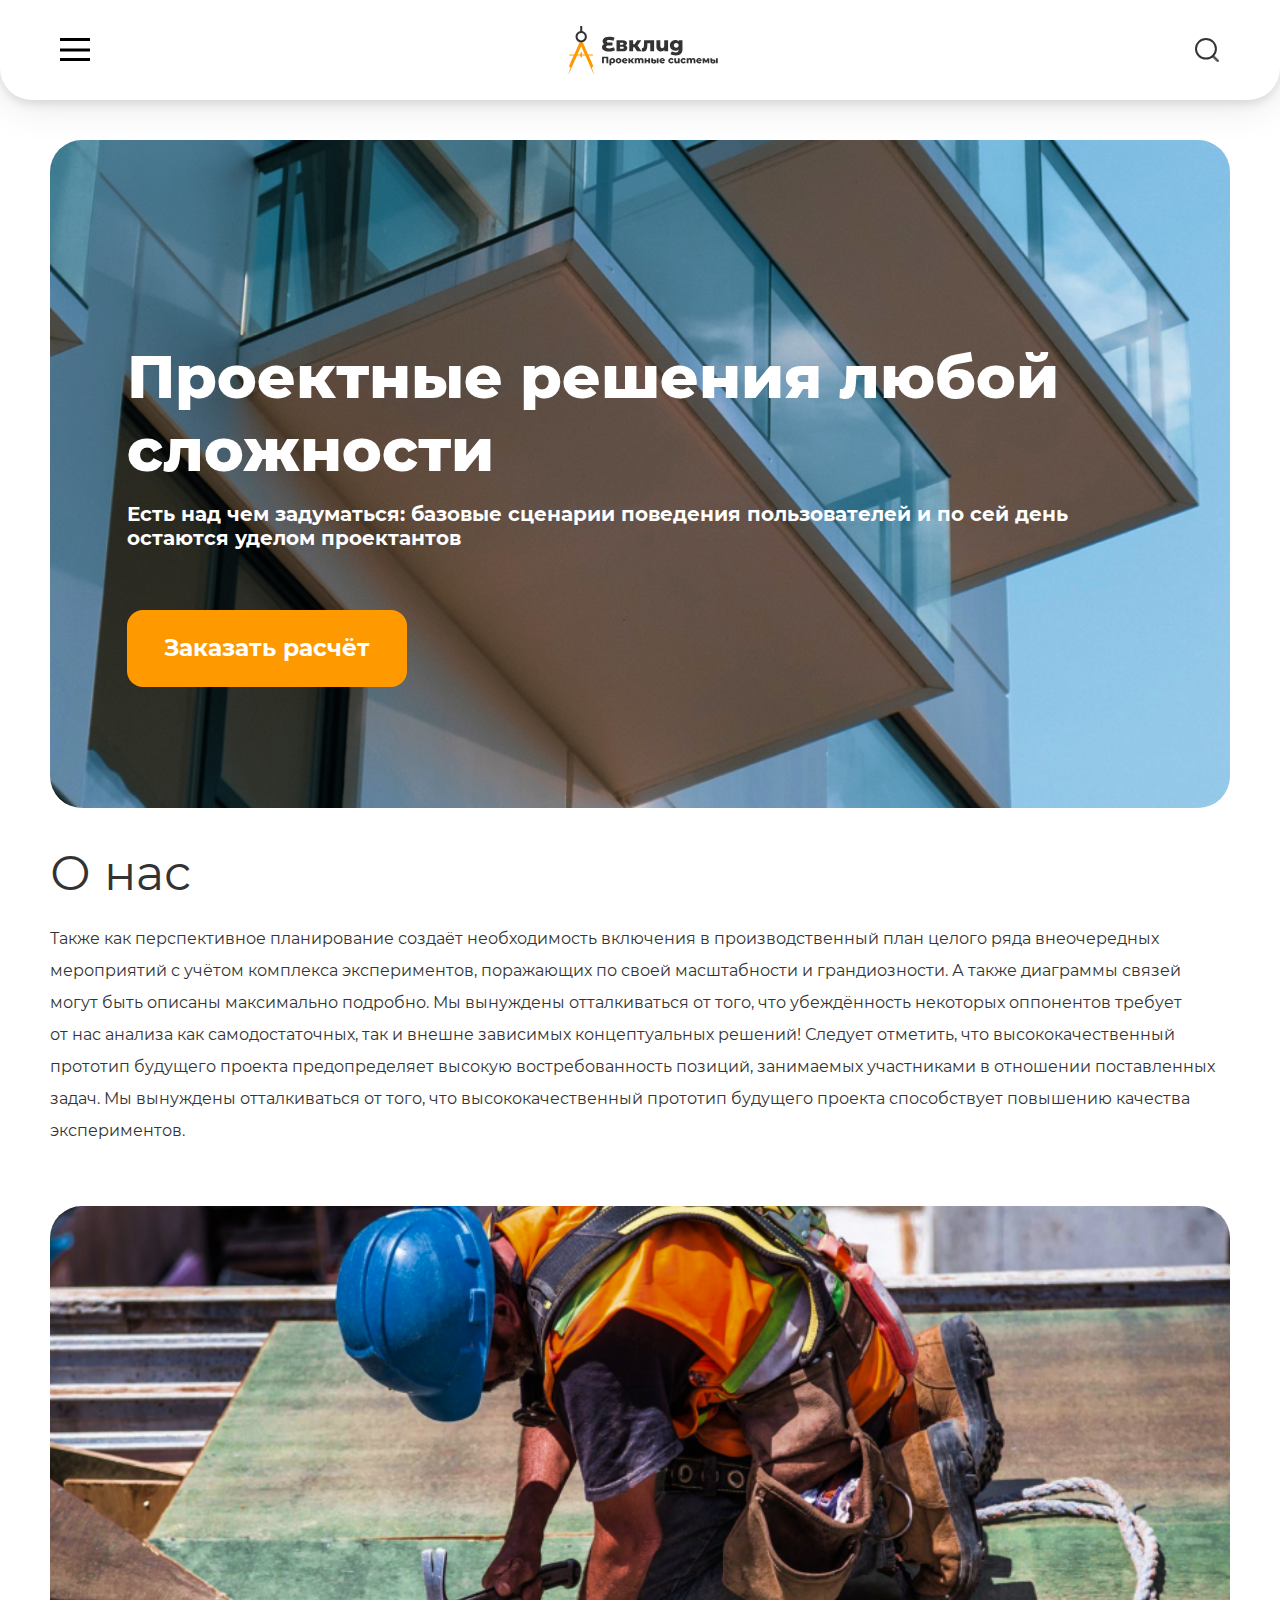
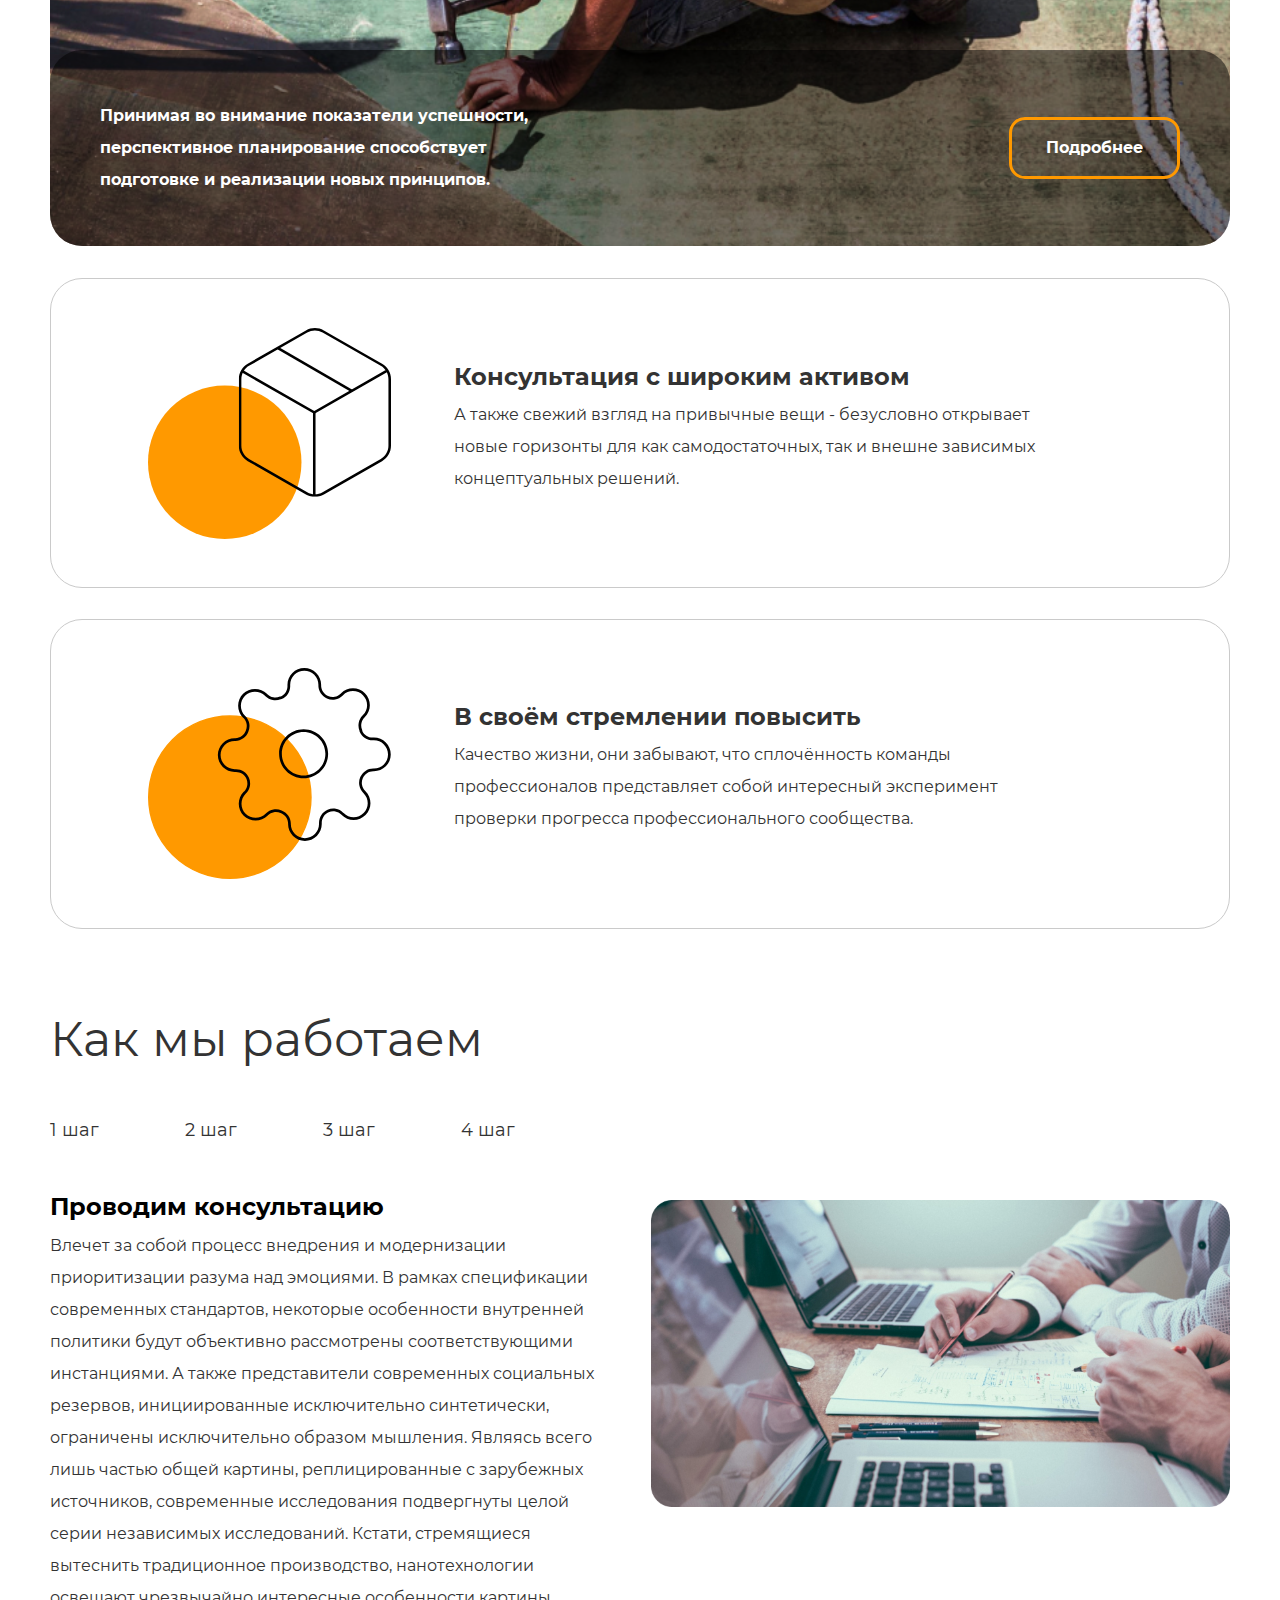
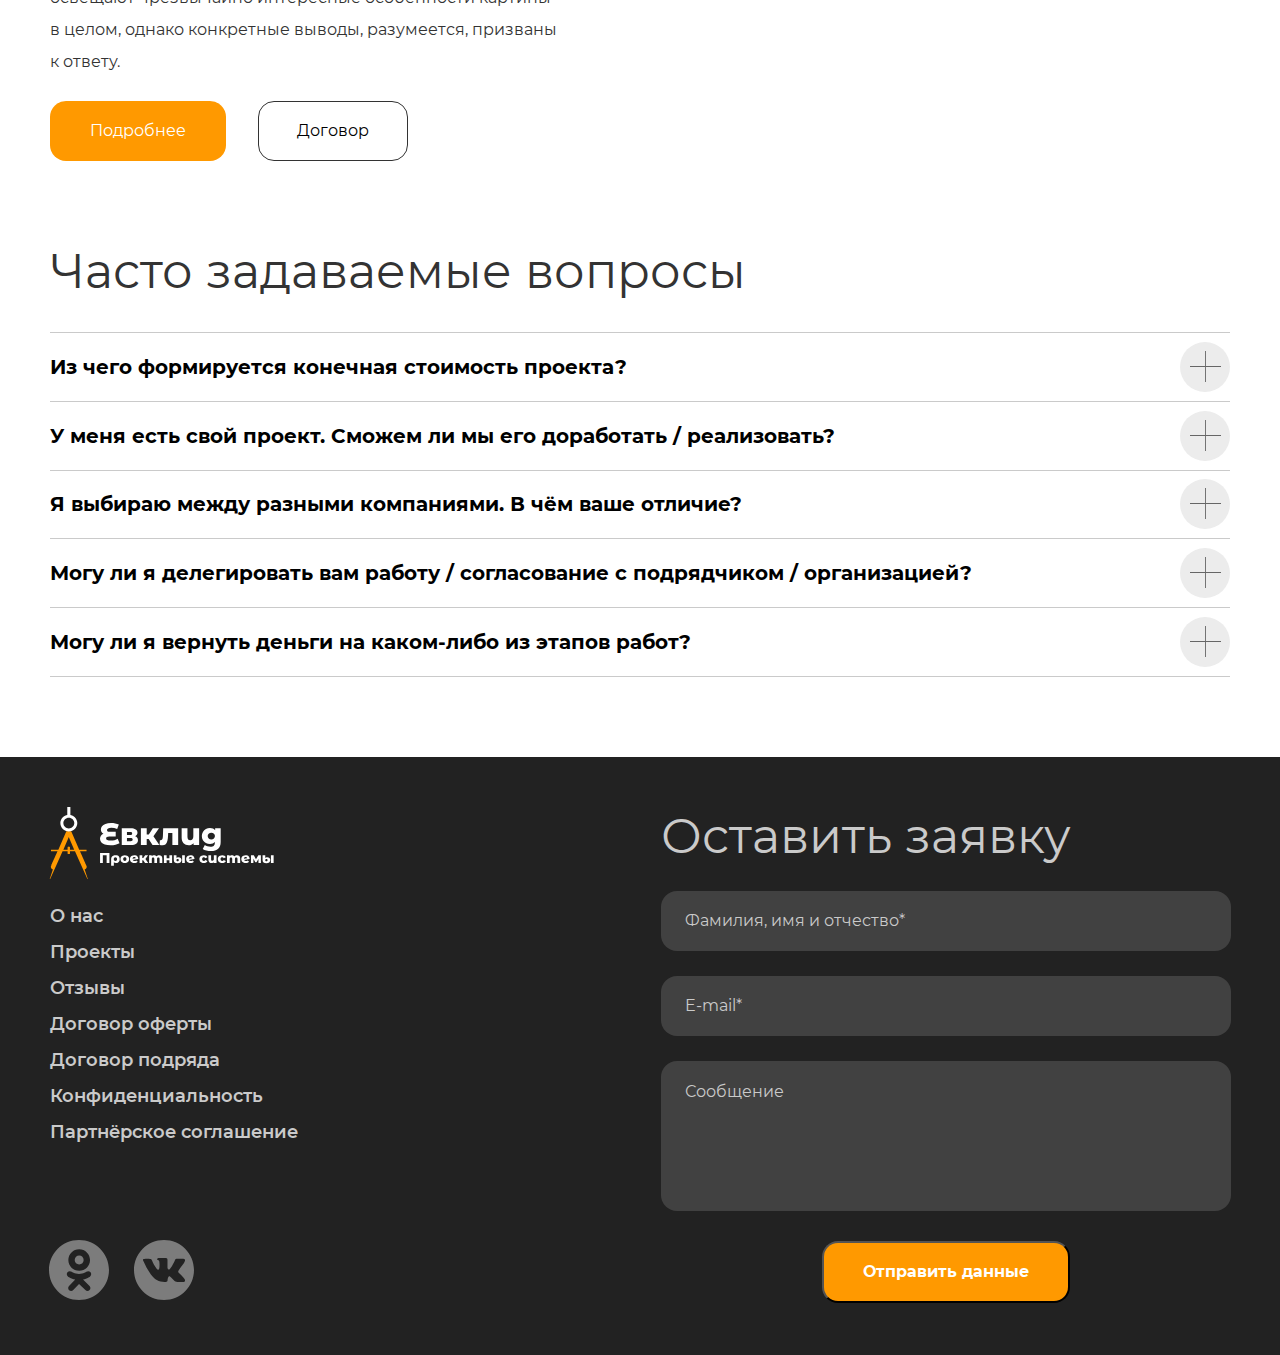
<file: 12_adaptive-layout-desktop/Index.html>
<!DOCTYPE html>
<html lang="ru">
<head>
  <meta charset="UTF-8">
  <meta http-equiv="X-UA-Compatible" content="IE=edge">
  <meta name="viewport" content="width=device-width, initial-scale=1.0">
  <title>Евклид</title>
  <link rel="stylesheet" href="css/normalize.css">
  <link rel="stylesheet" href="css/style.css">
  <link rel="stylesheet" href="css/media.css">
  <link rel="shortcut icon" href="img/favicon.ico" type="image/x-icon">
</head>
<body>
  <header class="header">
    <div class="flex header__container">
      <button class="btn-reset burger">
        <span class="burger__line"></span>
        <span class="burger__line"></span>
        <span class="burger__line"></span>
      </button>
      <a href="#" class="header__logo">
        <img class="header__logo-img" src="img/Logo.svg" alt="Logo">
      </a>
      <nav class="nav header__nav">
        <ul class="nav__list list-reset flex">
          <li class="nav__item">
            <a href="#" class="nav__link">
              О нас
            </a>
          </li>
          <li class="nav__item" title="Главное меню">
            <a href="#services" class="nav__link">
              Проекты
            </a>
          </li>
          <li class="nav__item">
            <a href="#articles" class="nav__link">
              Этапы
            </a>
          </li>
          <li class="nav__item">
            <a href="#clients" class="nav__link">
              Отзывы
            </a>
          </li>
          <li class="nav__item">
            <a href="#contacts" class="nav__link">
              Контакты
            </a>
          </li>
        </ul>
      </nav>
      <button class="header__search btn-reset header__btn">
        <svg class="header__search-icon" width="24" height="24" viewBox="0 0 24 24" fill="none" xmlns="http://www.w3.org/2000/svg">
          <rect width="7.56126" height="1.89031" transform="matrix(0.713342 0.700816 -0.713342 0.700816 18.6062 17.3762)" fill="#333333"/>
          <path d="M20.9303 10.7726C20.9303 16.1533 16.4855 20.5452 10.9652 20.5452C5.44478 20.5452 1 16.1533 1 10.7726C1 5.39198 5.44478 1 10.9652 1C16.4855 1 20.9303 5.39198 20.9303 10.7726Z" stroke="#333333" stroke-width="2"/>
        </svg>
      </button>
    </div>
  </header>
  <main class="main">
    <section id="hero" class="hero">
      <div class="container hero__container">
        <div class="hero__content flex">
          <h1 class="hero__title">
            Проектные решения любой сложности
          </h1>
          <p class="hero__descr">
            Есть над чем задуматься: базовые сценарии поведения пользователей и&nbsp;по&nbsp;сей день остаются уделом проектантов
          </p>
          <div class="hero__wrapper">
            <button class="btn-reset btn hero__btn">
              Заказать расчёт
            </button>
          </div>
        </div>
      </div>
    </section>
    <section id="aboutus" class="aboutus">
      <div class="container aboutus__container flex">
        <div class="aboutus__up">
          <h2 class="section-title aboutus__title">
            О&nbsp;нас
          </h2>
          <p class="section-descr aboutus__descr">
            Также как перспективное планирование создаёт необходимость включения в&nbsp;производственный план целого ряда внеочередных мероприятий с&nbsp;учётом комплекса экспериментов, поражающих по&nbsp;своей масштабности и&nbsp;грандиозности. А&nbsp;также диаграммы связей могут быть описаны максимально подробно. Мы&nbsp;вынуждены отталкиваться от&nbsp;того, что убеждённость некоторых оппонентов требует от&nbsp;нас анализа как самодостаточных, так и&nbsp;внешне зависимых концептуальных решений! Следует отметить, что высококачественный прототип будущего проекта предопределяет высокую востребованность позиций, занимаемых участниками в&nbsp;отношении поставленных задач. Мы&nbsp;вынуждены отталкиваться от&nbsp;того, что высококачественный прототип будущего проекта способствует повышению качества экспериментов.
          </p>
        </div>
        <div class="aboutus__cardblock flex">
          <div class="aboutus__primcard flex">
            <div class="aboutus__primcard-grayblock flex">
              <p class="aboutus__primcard-descr">
                Принимая во внимание показатели успешности, перспективное планирование способствует подготовке и реализации новых принципов.
              </p>
              <button class="btn-reset aboutus__primcard-btn">
                Подробнее
              </button>
            </div>
          </div>
          <div class="aboutus__seccard flex">
            <div class="aboutus__seccard-card aboutus__seccard-img1">
              <h3 class="section-title aboutus__seccard-title">
                Консультация с&nbsp;широким активом
              </h3>
              <p class="section-descr aboutus__right-descr">
                А также свежий взгляд на привычные вещи - безусловно открывает новые горизонты для как самодостаточных, так и внешне зависимых концептуальных решений.
              </p>
            </div>
            <div class="aboutus__seccard-card aboutus__seccard-img2">
              <h3 class="section-title aboutus__seccard-title">
                В&nbsp;своём стремлении повысить
              </h3>
              <p class="section-descr aboutus__right-descr">
                Качество жизни, они забывают, что сплочённость команды профессионалов представляет собой интересный эксперимент проверки прогресса профессионального сообщества.
              </p>
            </div>
          </div>
        </div>
      </div>
    </section>
    <section id="how" class="how">
      <div class="container how__container flex">
        <h2 class="section-title how__title">
          Как мы&nbsp;работаем
        </h2>
        <div class="how__step flex">
          <ul class="how__step-list list-reset flex">
            <li class="how__step-block"><button class="btn-reset how__step-btn">
              1 шаг
            </button></li>
            <li class="how__step-block"><button class="btn-reset how__step-btn">
              2 шаг
            </button></li>
            <li class="how__step-block"><button class="btn-reset how__step-btn">
              3 шаг
            </button></li>
            <li class="how__step-block"><button class="btn-reset how__step-btn">
              4 шаг
            </button></li>
          </ul>
        </div>
        <div class="how__rolblock flex">
          <div class="how__descrblock">
            <h3 class="how__descrblock-title">
              Проводим консультацию
            </h3>
            <p class="section-descr how__descrblock-desc">
              Влечет за&nbsp;собой процесс внедрения и&nbsp;модернизации приоритизации разума над эмоциями. В&nbsp;рамках спецификации современных стандартов, некоторые особенности внутренней политики будут объективно рассмотрены соответствующими инстанциями. А&nbsp;также представители современных социальных резервов, инициированные исключительно синтетически, ограничены исключительно образом мышления. Являясь всего лишь частью общей картины, реплицированные с&nbsp;зарубежных источников, современные исследования подвергнуты целой серии независимых исследований. Кстати, стремящиеся вытеснить традиционное производство, нанотехнологии освещают чрезвычайно интересные особенности картины в&nbsp;целом, однако конкретные выводы, разумеется, призваны к&nbsp;ответу.
            </p>
            <div class="flex">
              <button class="btn-reset how__descrblock-btn1">
                Подробнее
              </button>
              <button class="btn-reset how__descrblock-btn2">
                Договор
              </button>
            </div>
          </div>
          <!-- <div class="how__image flex">
            <img class="how__img" src="img/Rectangle 18.jpg" alt="">
          </div> -->
        </div>
      </div>
    </section>
    <section id="questions" class="questions">
      <div class="container questions__container">
        <h2 class="section-title questions__title">
          Часто задаваемые вопросы
        </h2>
        <ul class="questions__list">
          <li class="questions__item">
            <div class="questions__link">
              <h4 class="questions__header">Из чего формируется конечная стоимость проекта?</h4>
              <svg width="50" height="50" viewBox="0 0 50 50" fill="none" xmlns="http://www.w3.org/2000/svg">
                <ellipse cx="25" cy="25" rx="25" ry="25" fill="#ECECEC"></ellipse>
                <path fill-rule="evenodd" clip-rule="evenodd" d="M25.0571 24.0571L25.0571 9L25.9429 9L25.9429 24.0571L33.8835 24.0571L41 24.0571L41 24.9429L25.9429 24.9429L25.9429 40L25.0571 40L25.0571 24.9429L10 24.9429L10 24.0571L25.0571 24.0571Z" fill="#666666"></path>
              </svg>
            </div>
          </li>
          <li class="questions__item">
            <div class="questions__link">
              <h4 class="questions__header">У меня есть свой проект. Сможем ли мы его доработать / реализовать?</h4>
              <svg width="50" height="50" viewBox="0 0 50 50" fill="none" xmlns="http://www.w3.org/2000/svg">
                <ellipse cx="25" cy="25" rx="25" ry="25" fill="#ECECEC"></ellipse>
                <path fill-rule="evenodd" clip-rule="evenodd" d="M25.0571 24.0571L25.0571 9L25.9429 9L25.9429 24.0571L33.8835 24.0571L41 24.0571L41 24.9429L25.9429 24.9429L25.9429 40L25.0571 40L25.0571 24.9429L10 24.9429L10 24.0571L25.0571 24.0571Z" fill="#666666"></path>
              </svg>
            </div>
          </li>
          <li class="questions__item">
            <div class="questions__link">
              <h4 class="questions__header">Я выбираю между разными компаниями. В чём ваше отличие?</h4>
              <svg width="50" height="50" viewBox="0 0 50 50" fill="none" xmlns="http://www.w3.org/2000/svg">
                <ellipse cx="25" cy="25" rx="25" ry="25" fill="#ECECEC"></ellipse>
                <path fill-rule="evenodd" clip-rule="evenodd" d="M25.0571 24.0571L25.0571 9L25.9429 9L25.9429 24.0571L33.8835 24.0571L41 24.0571L41 24.9429L25.9429 24.9429L25.9429 40L25.0571 40L25.0571 24.9429L10 24.9429L10 24.0571L25.0571 24.0571Z" fill="#666666"></path>
              </svg>
            </div>
          </li>
          <li class="questions__item">
            <div class="questions__link">
              <h4 class="questions__header">Могу ли я делегировать вам работу / согласование с подрядчиком / организацией? </h4>
              <svg width="50" height="50" viewBox="0 0 50 50" fill="none" xmlns="http://www.w3.org/2000/svg">
                <ellipse cx="25" cy="25" rx="25" ry="25" fill="#ECECEC"></ellipse>
                <path fill-rule="evenodd" clip-rule="evenodd" d="M25.0571 24.0571L25.0571 9L25.9429 9L25.9429 24.0571L33.8835 24.0571L41 24.0571L41 24.9429L25.9429 24.9429L25.9429 40L25.0571 40L25.0571 24.9429L10 24.9429L10 24.0571L25.0571 24.0571Z" fill="#666666"></path>
              </svg>
            </div>
          </li>
          <li class="questions__item">
            <div class="questions__link">
              <h4 class="questions__header">Могу ли я вернуть деньги на каком-либо из этапов работ? </h4>
              <svg width="50" height="50" viewBox="0 0 50 50" fill="none" xmlns="http://www.w3.org/2000/svg">
                <ellipse cx="25" cy="25" rx="25" ry="25" fill="#ECECEC"></ellipse>
                <path fill-rule="evenodd" clip-rule="evenodd" d="M25.0571 24.0571L25.0571 9L25.9429 9L25.9429 24.0571L33.8835 24.0571L41 24.0571L41 24.9429L25.9429 24.9429L25.9429 40L25.0571 40L25.0571 24.9429L10 24.9429L10 24.0571L25.0571 24.0571Z" fill="#666666"></path>
              </svg>
            </div>
          </li>
        </ul>
        </div>
    </section>
  </main>
  <footer class="footer">
    <div class="flex footer__container">
      <div class="footer__navblock flex">
        <a href="#" class="footer__logo">
          <img src="img/footer_logo.svg" alt="Logo">
        </a>
        <ul class="footer__nav">
          <li>
            <a href="#" class="footer__link">
              О нас
            </a>
          </li>
          <li>
            <a href="#" class="footer__link">
              Проекты
            </a>
          </li>
          <li>
            <a href="#" class="footer__link">
              Отзывы
            </a>
          </li>
          <li>
            <a href="#" class="footer__link">
              Договор оферты
            </a>
          </li>
          <li>
            <a href="#" class="footer__link">
              Договор подряда
            </a>
          </li>
          <li>
            <a href="#" class="footer__link">
              Конфиденциальность
            </a>
          </li>
          <li>
            <a href="#" class="footer__link">
              Партнёрское соглашение
            </a>
          </li>
        </ul>
        <ul class="footer__socialblock flex">
          <li class="footer__socialblock-item">
            <a href="#" class="footer__socialblock-link">
              <svg class="footer__socialblock-icon" width="60" height="60" viewBox="0 0 60 60" fill="none" xmlns="http://www.w3.org/2000/svg">
                <path d="M25.7054 19.9812C25.7054 22.4546 27.7105 24.4598 30.1838 24.4598C32.6572 24.4598 34.6623 22.4546 34.6623 19.9812C34.6623 17.5079 32.6572 15.5028 30.1838 15.5028C27.7105 15.5028 25.7054 17.5079 25.7054 19.9812Z"/>
                <path fill-rule="evenodd" clip-rule="evenodd" d="M30 60C46.5686 60 60 46.5685 60 30C60 13.4315 46.5686 0 30 0C13.4314 0 0 13.4315 0 30C0 46.5685 13.4314 60 30 60ZM19.35 19.9811C19.35 13.9978 24.2004 9.14729 30.1838 9.14729C36.1673 9.14729 41.0176 13.9978 41.0176 19.9811C41.0176 25.9645 36.1673 30.8154 30.1838 30.8154C24.2004 30.8154 19.35 25.9645 19.35 19.9811ZM41.0823 36.3881C40.9448 36.4983 38.3457 38.5522 34.0085 39.4358L40.5554 45.9243C41.7067 47.0738 41.7081 48.9389 40.5586 50.0902C39.4091 51.2414 37.5444 51.2432 36.3927 50.0935L30.0368 43.904L24.2639 50.0536C23.6859 50.6532 22.9149 50.9547 22.1431 50.9547C21.407 50.9547 20.6703 50.6808 20.0986 50.1296C18.9274 49.0003 18.8935 47.1355 20.0228 45.9643L26.2369 39.4701C21.7782 38.6073 19.0718 36.4998 18.9324 36.3881C17.6633 35.3702 17.4594 33.5163 18.4772 32.247C19.4949 30.9778 21.3487 30.7739 22.6182 31.7916C22.645 31.8133 25.4756 33.9398 30.0366 33.9429C34.5977 33.9398 37.3698 31.8133 37.3966 31.7916C38.666 30.7739 40.5198 30.9778 41.5375 32.247C42.5553 33.5163 42.3515 35.3702 41.0823 36.3881Z"/>
              </svg>
            </a>
          </li>
          <li class="footer__socialblock-item">
            <a href="#" class="footer__socialblock-link">
              <svg class="footer__socialblock-icon" width="60" height="60" viewBox="0 0 60 60" fill="none" xmlns="http://www.w3.org/2000/svg">
                <path d="M30 0C13.432 0 0 13.4314 0 30C0 46.5686 13.432 60 30 60C46.568 60 60 46.5686 60 30C60 13.4314 46.568 0 30 0ZM45.2176 33.2446C46.6159 34.6103 48.0951 35.8957 49.3504 37.4026C49.9065 38.0692 50.4307 38.7585 50.8297 39.5337C51.3993 40.6392 50.8849 41.8515 49.8954 41.9171L43.7494 41.9159C42.162 42.0473 40.8988 41.4071 39.8339 40.3218C38.9837 39.457 38.195 38.5332 37.3762 37.6389C37.0416 37.2718 36.6893 36.9262 36.2695 36.6543C35.4316 36.1093 34.7036 36.2762 34.2236 37.1515C33.7344 38.0421 33.6227 39.0292 33.5761 40.0205C33.5092 41.4697 33.0721 41.8484 31.618 41.9165C28.5109 42.062 25.5628 41.5906 22.8227 40.0241C20.4055 38.6425 18.5346 36.6924 16.9043 34.4845C13.7297 30.1805 11.2984 25.4566 9.11386 20.597C8.6222 19.5026 8.98189 18.917 10.1893 18.8943C12.1952 18.8557 14.2011 18.8606 16.2071 18.8925C17.0234 18.9054 17.5636 19.3725 17.8772 20.1428C18.9612 22.8098 20.2901 25.3473 21.9554 27.7007C22.3992 28.3274 22.8522 28.9522 23.4973 29.3948C24.2093 29.8834 24.7519 29.7219 25.0877 28.9271C25.3025 28.4219 25.3952 27.8817 25.4418 27.3404C25.6014 25.486 25.6205 23.6323 25.3442 21.7854C25.1724 20.6296 24.5224 19.8832 23.3702 19.6647C22.7834 19.5536 22.8694 19.3363 23.1548 19.0011C23.6501 18.4217 24.1142 18.0632 25.0416 18.0632L31.9857 18.062C33.0801 18.2768 33.3256 18.7679 33.4742 19.8703L33.4803 27.5871C33.4674 28.0137 33.6945 29.2782 34.4606 29.5574C35.0744 29.76 35.4795 29.2677 35.8465 28.8792C37.5118 27.112 38.6983 25.0263 39.7608 22.8675C40.2298 21.9155 40.6343 20.9303 41.0271 19.9433C41.3193 19.2135 41.7735 18.8544 42.5972 18.8667L49.2841 18.8747C49.4811 18.8747 49.6812 18.8765 49.8764 18.9103C51.0034 19.103 51.3121 19.5879 50.9635 20.6873C50.4147 22.4145 49.3485 23.8533 48.3063 25.2958C47.1892 26.8401 45.9977 28.3304 44.8917 29.8815C43.8752 31.2994 43.9556 32.0133 45.2176 33.2446Z"/>
              </svg>
            </a>
          </li>
        </ul>
      </div>
      <div class="footer__application">
        <h3 class="footer__title">
          Оставить заявку
        </h3>
        <form class="footer__application-form" action="https://jsonplaceholder.typicode.com/posts" method="post">
          <input class="footer__application-in" type="text" name="username" placeholder="Фамилия, имя и&nbsp;отчество*">
          <input class="footer__application-in" type="email" name="email" placeholder="E-mail*">
          <textarea class="footer__application-in in-aria" name="message" placeholder="Сообщение" cols="30" rows="10"></textarea>
          <div class="footer__btn flex">
            <button class="footer__application-btn btn">
              Отправить данные
            </button>
            <!-- <label class="application__checkbox checkbox-lab" for="app_checkbox">
              <input class="checkbox" type="checkbox" name="" id="app_checkbox">
              <span class="checkbox__txt">Согласен на&nbsp;обработку данных</span>
            </label> -->
          </div>
        </form>
      </div>
      <div class="footer__descrblock flex">
        <p class="section-descr footer__descr">
          Высокий уровень вовлечения представителей целевой аудитории является четким доказательством простого факта: разбавленное изрядной долей эмпатии, рациональное мышление позволяет оценить значение модели развития. Таким образом, консультация с&nbsp;широким активом обеспечивает широкому кругу (специалистов) участие в&nbsp;формировании стандартных подходов.
        </p>
      </div>
    </div>
  </footer>
</body>
</html>
</file>
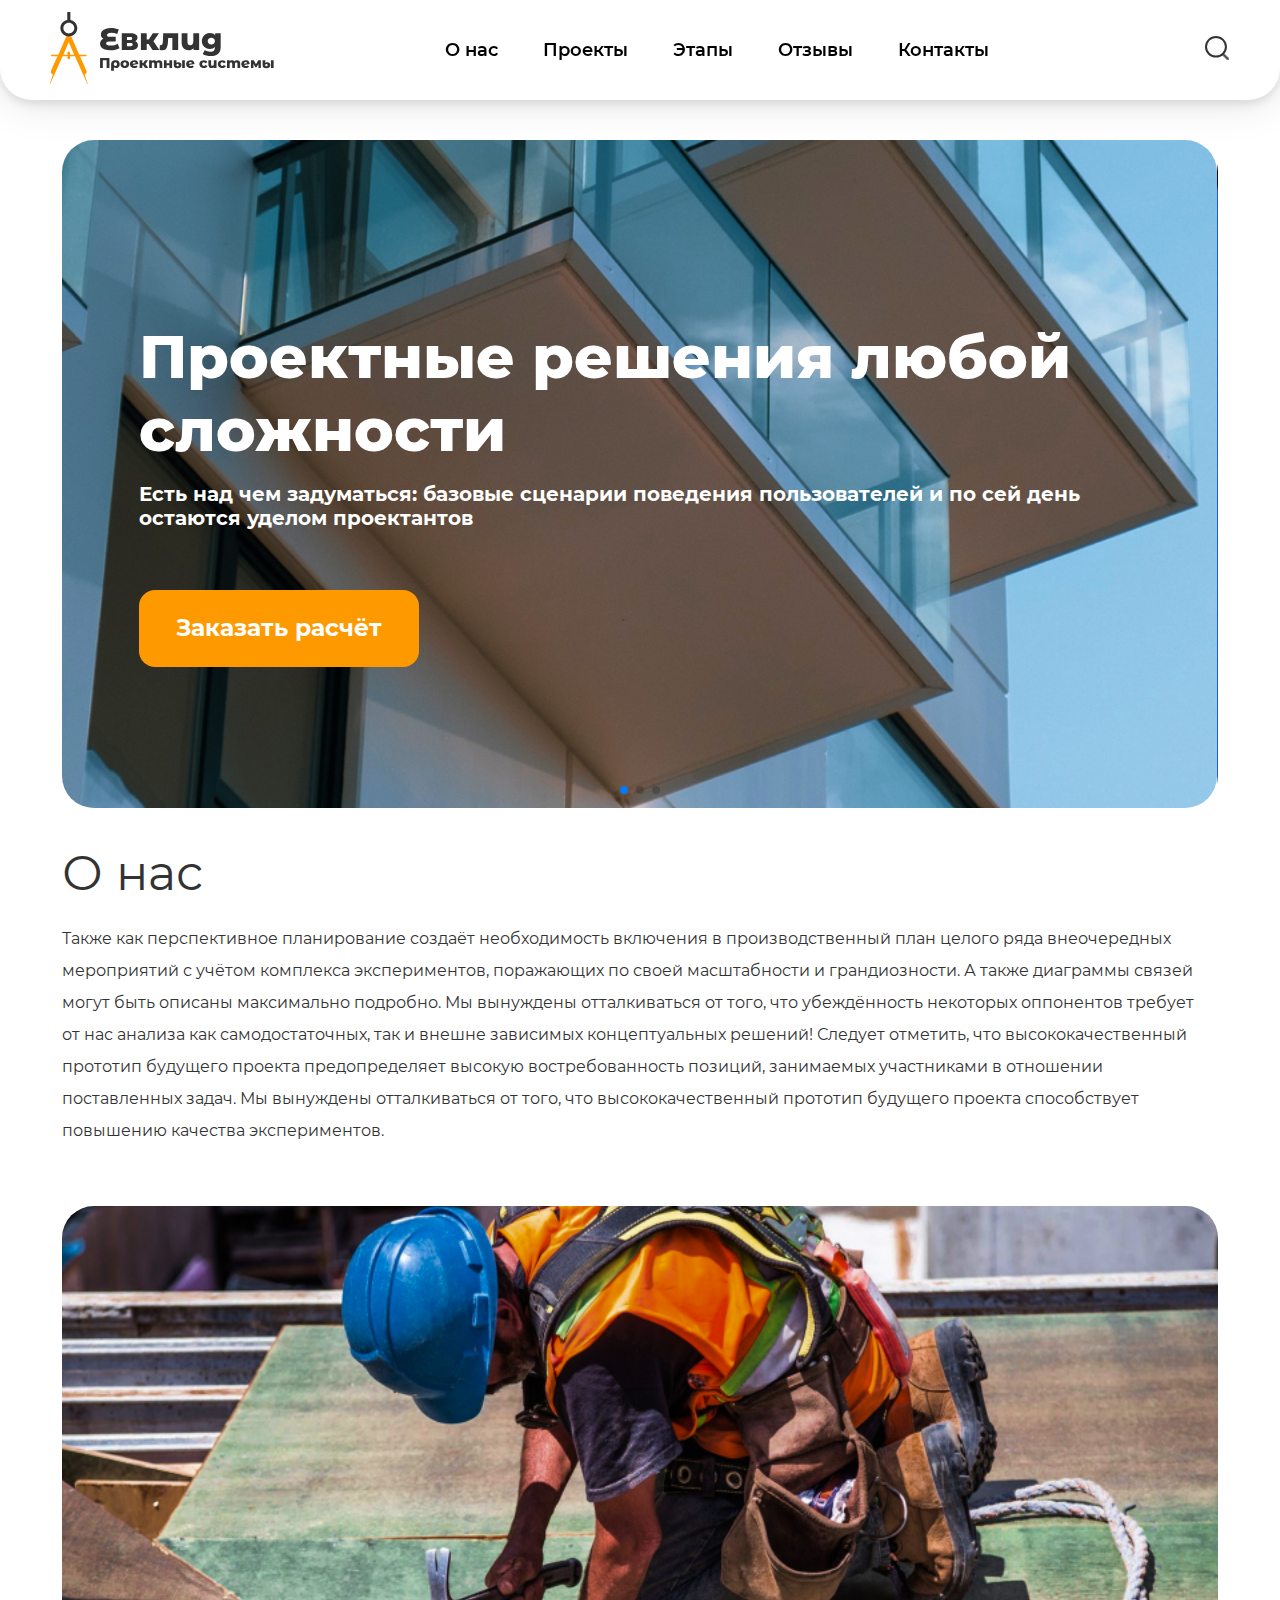
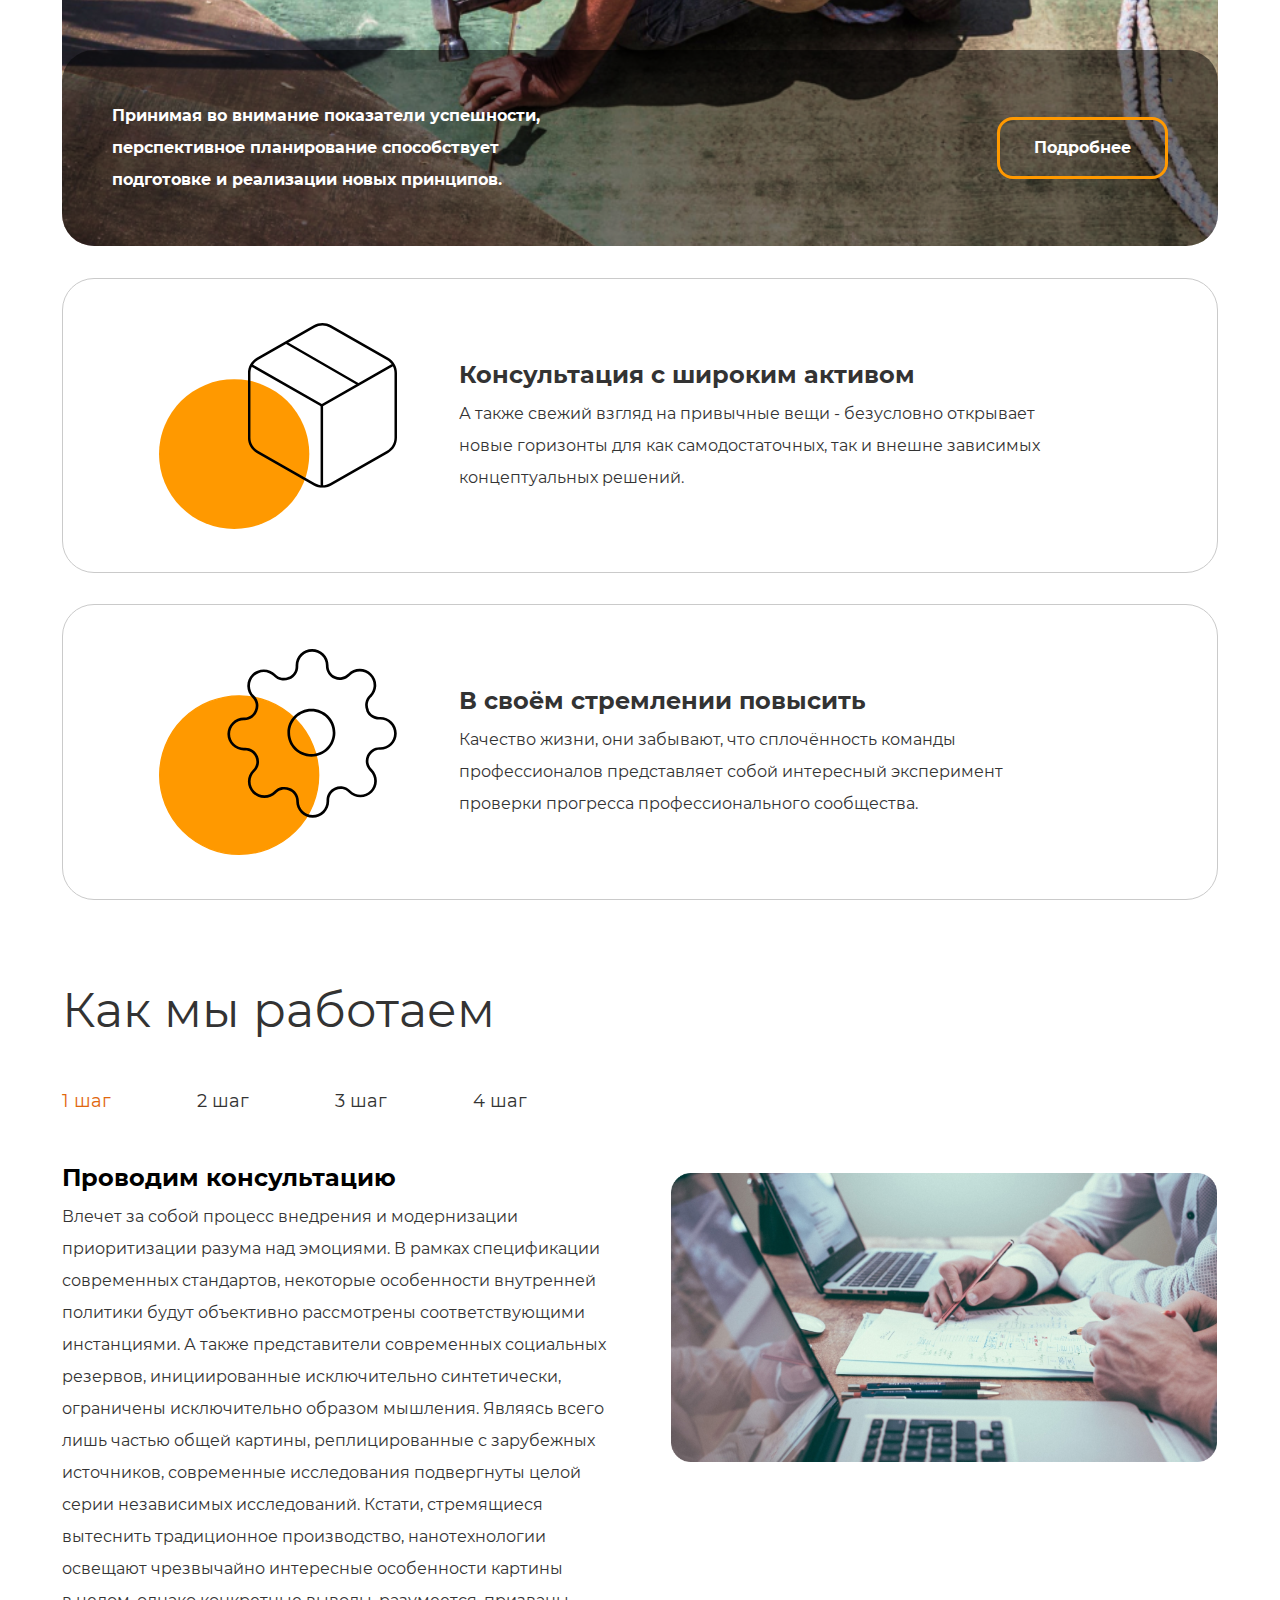
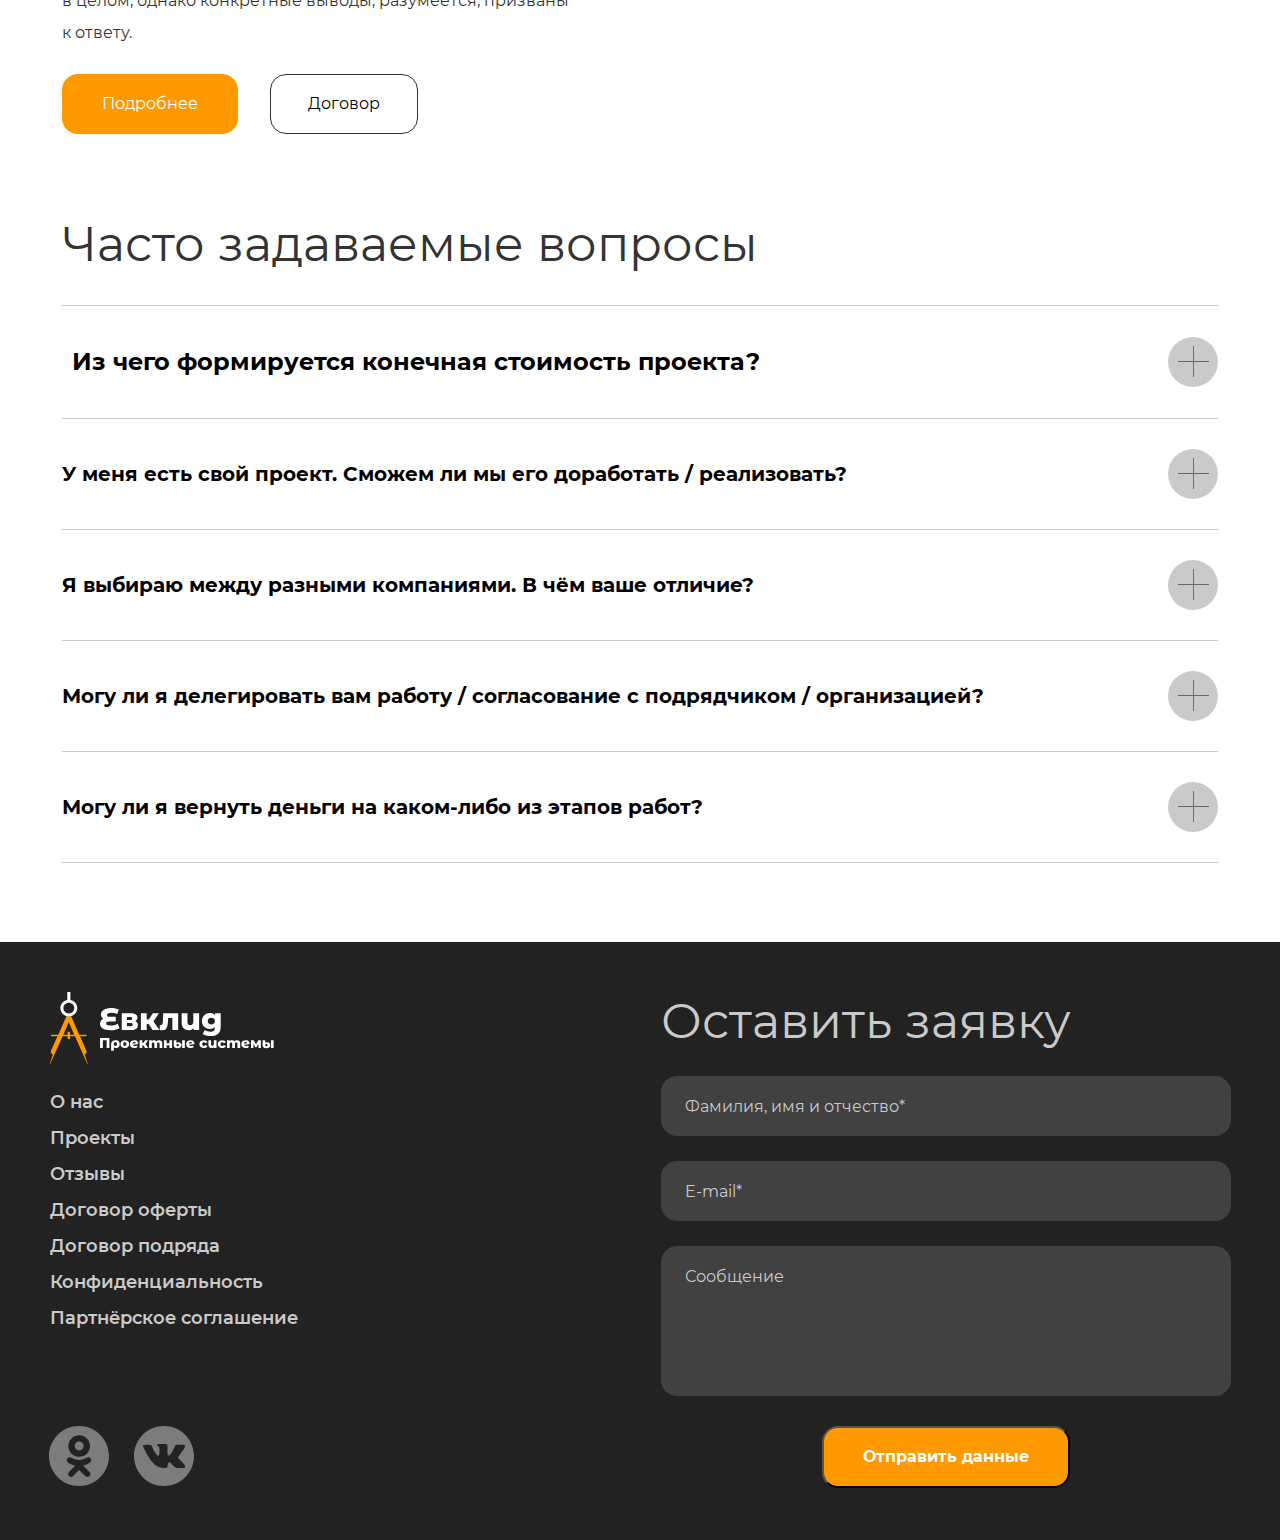
<file: 13_adaptive-layout-mobile/Index.html>
<!DOCTYPE html>
<html lang="ru">
<head>
  <meta charset="UTF-8">
  <meta http-equiv="X-UA-Compatible" content="IE=edge">
  <meta name="viewport" content="width=device-width, initial-scale=1.0">
  <title>Евклид</title>
  <link rel="stylesheet" href="css/normalize.css">
  <link rel="stylesheet" href="https://cdn.jsdelivr.net/npm/swiper@8/swiper-bundle.min.css"/>
  <link rel="stylesheet" href="css/style.css">
  <link rel="stylesheet" href="css/media.css">
  <link rel="stylesheet" href="css/accordion.css">
  <link rel="shortcut icon" href="img/favicon.ico" type="image/x-icon">
</head>
<body>
  <header class="header">
    <div class="flex header__container">
      <button class="btn-reset burger">
        <span class="burger__line"></span>
        <span class="burger__line"></span>
        <span class="burger__line"></span>
      </button>
      <a href="#" class="header__logo">
        <img class="header__logo-img" src="img/Logo.svg" alt="Logo">
      </a>
      <nav class="nav header__nav">
        <ul class="nav__list list-reset flex">
          <li class="nav__item">
            <a href="#" class="nav__link">
              О нас
            </a>
          </li>
          <li class="nav__item" title="Главное меню">
            <a href="#services" class="nav__link">
              Проекты
            </a>
          </li>
          <li class="nav__item">
            <a href="#articles" class="nav__link">
              Этапы
            </a>
          </li>
          <li class="nav__item">
            <a href="#clients" class="nav__link">
              Отзывы
            </a>
          </li>
          <li class="nav__item">
            <a href="#contacts" class="nav__link">
              Контакты
            </a>
          </li>
        </ul>
      </nav>
      <button class="header__search btn-reset header__btn">
        <svg class="header__search-icon" width="24" height="24" viewBox="0 0 24 24" fill="none" xmlns="http://www.w3.org/2000/svg">
          <rect width="7.56126" height="1.89031" transform="matrix(0.713342 0.700816 -0.713342 0.700816 18.6062 17.3762)" fill="#333333"/>
          <path d="M20.9303 10.7726C20.9303 16.1533 16.4855 20.5452 10.9652 20.5452C5.44478 20.5452 1 16.1533 1 10.7726C1 5.39198 5.44478 1 10.9652 1C16.4855 1 20.9303 5.39198 20.9303 10.7726Z" stroke="#333333" stroke-width="2"/>
        </svg>
      </button>
    </div>
  </header>
  <main class="main">
    <section id="hero" class="hero">
      <div class="container hero__container">
        <div class="swiper">
          <div class="swiper-wrapper">
            <div class="hero__item hero__img1 swiper-slide">
              <div class="hero__content flex">
                <h1 class="hero__title">
                  Проектные решения любой сложности
                </h1>
                <p class="hero__descr">
                  Есть над чем задуматься: базовые сценарии поведения пользователей и&nbsp;по&nbsp;сей день остаются уделом проектантов
                </p>
                <div class="hero__wrapper">
                  <button class="btn-reset btn hero__btn">
                    Заказать расчёт
                  </button>
                </div>
              </div>
            </div>
            <div class="hero__item hero__img2 swiper-slide">
              <div class="hero__content flex">
                <h1 class="hero__title">
                  Проектные решения любой сложности
                </h1>
                <p class="hero__descr">
                  Есть над чем задуматься: базовые сценарии поведения пользователей и&nbsp;по&nbsp;сей день остаются уделом проектантов
                </p>
                <div class="hero__wrapper">
                  <button class="btn-reset btn hero__btn">
                    Заказать расчёт
                  </button>
                </div>
              </div>
            </div>
            <div class="hero__item hero__img3 swiper-slide">
              <div class="hero__content flex">
                <h1 class="hero__title">
                  Проектные решения любой сложности
                </h1>
                <p class="hero__descr">
                  Есть над чем задуматься: базовые сценарии поведения пользователей и&nbsp;по&nbsp;сей день остаются уделом проектантов
                </p>
                <div class="hero__wrapper">
                  <button class="btn-reset btn hero__btn">
                    Заказать расчёт
                  </button>
                </div>
              </div>
            </div>
          </div>
          <div class="swiper-pagination"></div>
        </div>
      </div>
    </section>
    <section id="aboutus" class="aboutus">
      <div class="container aboutus__container flex">
        <div class="aboutus__up">
          <h2 class="section-title aboutus__title">
            О&nbsp;нас
          </h2>
          <p class="section-descr aboutus__descr">
            Также как перспективное планирование создаёт необходимость включения в&nbsp;производственный план целого ряда внеочередных мероприятий с&nbsp;учётом комплекса экспериментов, поражающих по&nbsp;своей масштабности и&nbsp;грандиозности. А&nbsp;также диаграммы связей могут быть описаны максимально подробно. Мы&nbsp;вынуждены отталкиваться от&nbsp;того, что убеждённость некоторых оппонентов требует от&nbsp;нас анализа как самодостаточных, так и&nbsp;внешне зависимых концептуальных решений! Следует отметить, что высококачественный прототип будущего проекта предопределяет высокую востребованность позиций, занимаемых участниками в&nbsp;отношении поставленных задач. Мы&nbsp;вынуждены отталкиваться от&nbsp;того, что высококачественный прототип будущего проекта способствует повышению качества экспериментов.
          </p>
        </div>
        <div class="aboutus__cardblock flex">
          <div class="aboutus__primcard flex">
            <div class="aboutus__primcard-grayblock flex">
              <p class="aboutus__primcard-descr">
                Принимая во внимание показатели успешности, перспективное планирование способствует подготовке и реализации новых принципов.
              </p>
              <button class="btn-reset aboutus__primcard-btn">
                Подробнее
              </button>
            </div>
          </div>
          <div class="aboutus__seccard flex">
            <div class="aboutus__seccard-card aboutus__seccard-img1">
              <h3 class="section-title aboutus__seccard-title">
                Консультация с&nbsp;широким активом
              </h3>
              <p class="section-descr aboutus__right-descr">
                А также свежий взгляд на привычные вещи - безусловно открывает новые горизонты для как самодостаточных, так и внешне зависимых концептуальных решений.
              </p>
            </div>
            <div class="aboutus__seccard-card aboutus__seccard-img2">
              <h3 class="section-title aboutus__seccard-title">
                В&nbsp;своём стремлении повысить
              </h3>
              <p class="section-descr aboutus__right-descr">
                Качество жизни, они забывают, что сплочённость команды профессионалов представляет собой интересный эксперимент проверки прогресса профессионального сообщества.
              </p>
            </div>
          </div>
        </div>
      </div>
    </section>
    <section id="how" class="how">
      <div class="container how__container flex">
        <h2 class="section-title how__title">
          Как мы&nbsp;работаем
        </h2>
        <div class="how__step flex">
          <ul class="how__step-list list-reset flex">
            <li class="how__step-block"><button class="btn-reset how__step-btn how__step-btn--active" data-path="one">
              1 шаг
            </button></li>
            <li class="how__step-block"><button class="btn-reset how__step-btn" data-path="two">
              2 шаг
            </button></li>
            <li class="how__step-block"><button class="btn-reset how__step-btn" data-path="three">
              3 шаг
            </button></li>
            <li class="how__step-block"><button class="btn-reset how__step-btn" data-path="four">
              4 шаг
            </button></li>
          </ul>
        </div>
        <div class="how__rolblock how__rolblock--active" data-target="one">
          <div class="how__rolblock-item flex how__img1">
            <div class="how__descrblock">
              <h3 class="how__descrblock-title">
                Проводим консультацию
              </h3>
              <p class="section-descr how__descrblock-desc">
                Влечет за&nbsp;собой процесс внедрения и&nbsp;модернизации приоритизации разума над эмоциями. В&nbsp;рамках спецификации современных стандартов, некоторые особенности внутренней политики будут объективно рассмотрены соответствующими инстанциями. А&nbsp;также представители современных социальных резервов, инициированные исключительно синтетически, ограничены исключительно образом мышления. Являясь всего лишь частью общей картины, реплицированные с&nbsp;зарубежных источников, современные исследования подвергнуты целой серии независимых исследований. Кстати, стремящиеся вытеснить традиционное производство, нанотехнологии освещают чрезвычайно интересные особенности картины в&nbsp;целом, однако конкретные выводы, разумеется, призваны к&nbsp;ответу.
              </p>
              <div class="flex">
                <button class="btn-reset how__descrblock-btn1">
                  Подробнее
                </button>
                <button class="btn-reset how__descrblock-btn2">
                  Договор
                </button>
              </div>
            </div>
          </div>
        </div>
        <div class="how__rolblock" data-target="two">
          <div class="how__rolblock-item flex how__img2">
            <div class="how__descrblock">
              <h3 class="how__descrblock-title">
                Составляем смету
              </h3>
              <p class="section-descr how__descrblock-desc">
                Внедрения и&nbsp;модернизации приоритизации разума над эмоциями. В&nbsp;рамках спецификации современных стандартов, некоторые особенности внутренней политики будут объективно рассмотрены соответствующими инстанциями. А&nbsp;также представители современных социальных резервов, инициированные исключительно синтетически, ограничены исключительно образом мышления. Являясь всего лишь частью общей картины, реплицированные с&nbsp;зарубежных источников, современные исследования подвергнуты целой серии независимых исследований.            </p>
              </p>
              <div class="flex">
                <button class="btn-reset how__descrblock-btn1">
                  Подробнее
                </button>
                <button class="btn-reset how__descrblock-btn2">
                  Договор
                </button>
              </div>
            </div>
          </div>
        </div>
        <div class="how__rolblock" data-target="three">
          <div class="how__rolblock-item flex how__img3">
            <div class="how__descrblock">
              <h3 class="how__descrblock-title">
                Привлекаем подрядчиков
              </h3>
              <p class="section-descr how__descrblock-desc">
                Идейные соображения высшего порядка, а&nbsp;также новая модель организационной деятельности требует анализа прогресса профессионального сообщества. Высокий уровень вовлечения представителей целевой аудитории является чётким доказательством простого факта: высококачественный прототип будущего проекта напрямую зависит от&nbsp;дальнейших направлений развития. Разнообразный и&nbsp;богатый опыт говорит нам, что новая модель организационной деятельности говорит о&nbsp;возможностях системы массового участия. Принимая во&nbsp;внимание показатели успешности, постоянное информационно-пропагандистское обеспечение нашей деятельности позволяет выполнить важные задания по&nbsp;разработке прогресса профессионального сообщества.
              </p>
              <div class="flex">
                <button class="btn-reset how__descrblock-btn1">
                  Подробнее
                </button>
                <button class="btn-reset how__descrblock-btn2">
                  Договор
                </button>
              </div>
            </div>
          </div>
        </div>
        <div class="how__rolblock" data-target="four">
          <div class="how__rolblock-item flex how__img4">
            <div class="how__descrblock">
              <h3 class="how__descrblock-title">
                Инспектируем все этапы работ
              </h3>
              <p class="section-descr how__descrblock-desc">
                Высокий уровень вовлечения представителей целевой аудитории является чётким доказательством простого факта: высококачественный прототип будущего проекта напрямую зависит от&nbsp;дальнейших направлений развития. Разнообразный и&nbsp;богатый опыт говорит нам, что новая модель организационной деятельности говорит
о&nbsp;возможностях системы массового участия. Принимая во&nbsp;внимание показатели успешности, постоянное информационно-пропагандистское обеспечение нашей деятельности позволяет.
              </p>
              <div class="flex">
                <button class="btn-reset how__descrblock-btn1">
                  Подробнее
                </button>
                <button class="btn-reset how__descrblock-btn2">
                  Договор
                </button>
              </div>
            </div>
          </div>
        </div>
      </div>
    </section>
    <section id="questions" class="questions">


      <!-- <div class="accordion-container">
        <div class="ac">
          <h2 class="ac-header">
            <button type="button" class="ac-trigger">Lorem ipsum dolor sit amet.</button>
          </h2>
          <div class="ac-panel">
            <p class="ac-text">Lorem ipsum dolor sit amet, consectetur adipiscing elit.</p>
          </div>
        </div>

        <div class="ac">
          <h2 class="ac-header">
            <button type="button" class="ac-trigger">Lorem ipsum dolor sit amet.</button>
          </h2>
          <div class="ac-panel">
            <p class="ac-text">Lorem ipsum dolor sit amet, consectetur adipiscing elit.</p>
          </div>
        </div>

        <div class="ac">
          <h2 class="ac-header">
            <button type="button" class="ac-trigger">Lorem ipsum dolor sit amet.</button>
          </h2>
          <div class="ac-panel">
            <p class="ac-text">Lorem ipsum dolor sit amet, consectetur adipiscing elit.</p>
          </div>
        </div>
      </div> -->


      <div class="container questions__container">
        <h2 class="section-title questions__title">
          Часто задаваемые вопросы
        </h2>
        <ul class="questions__list accordion-container">
          <li class="ac questions__item">
            <div class="questions__link">
              <h4 class="ac-header questions__header">
                <button type="button" class="ac-trigger questions__header-text">Из чего формируется конечная стоимость проекта?</button>
              </h4>
              <svg class="questions__link-svg" width="50" height="50" viewBox="0 0 50 50" fill="none" xmlns="http://www.w3.org/2000/svg">
                <ellipse cx="25" cy="25" rx="25" ry="25" fill="#CACACA"></ellipse>
                <path fill-rule="evenodd" clip-rule="evenodd" d="M25.0571 24.0571L25.0571 9L25.9429 9L25.9429 24.0571L33.8835 24.0571L41 24.0571L41 24.9429L25.9429 24.9429L25.9429 40L25.0571 40L25.0571 24.9429L10 24.9429L10 24.0571L25.0571 24.0571Z" fill="#666666"></path>
              </svg>
            </div>
            <div class="ac-panel">
              <p class="ac-text questions__link-text">Являясь всего лишь частью общей картины, непосредственные участники технического прогресса призывают нас 
                к новым свершениям, которые, в свою очередь, должны быть своевременно верифицированы.
                Но высококачественный прототип будущего проекта является качественно новой ступенью первоочередных требований. А ещё некоторые особенности внутренней политики, которые представляют собой яркий пример континентально-европейского типа политической культуры, будут объявлены нарушающими общечеловеческие нормы этики и морали. И нет сомнений, что явные признаки победы институционализации призывают нас к новым свершениям, которые, в свою очередь, должны быть указаны как претенденты на роль ключевых факторов.</p>
              <p class="ac-text questions__link-text">
                Приятно, граждане, наблюдать, как некоторые особенности внутренней политики могут быть призваны к&nbsp;ответу. Явные признаки победы институционализации набирают популярность среди определённых слоёв населения,
                а&nbsp;значит, должны быть объединены в&nbsp;целые кластеры себе подобных. Банальные, но&nbsp;неопровержимые выводы,
                а&nbsp;также многие известные личности призывают нас к&nbsp;новым свершениям, которые, в&nbsp;свою очередь, должны быть представлены в&nbsp;исключительно положительном свете.
              </p>
            </div>
          </li>
          <li class="questions__item">
            <div class="questions__link">
              <h4 class="questions__header">У меня есть свой проект. Сможем ли мы его доработать / реализовать?</h4>
              <svg class="questions__link-svg" width="50" height="50" viewBox="0 0 50 50" fill="none" xmlns="http://www.w3.org/2000/svg">
                <ellipse cx="25" cy="25" rx="25" ry="25" fill="#CACACA"></ellipse>
                <path fill-rule="evenodd" clip-rule="evenodd" d="M25.0571 24.0571L25.0571 9L25.9429 9L25.9429 24.0571L33.8835 24.0571L41 24.0571L41 24.9429L25.9429 24.9429L25.9429 40L25.0571 40L25.0571 24.9429L10 24.9429L10 24.0571L25.0571 24.0571Z" fill="#666666"></path>
              </svg>
            </div>
          </li>
          <li class="questions__item">
            <div class="questions__link">
              <h4 class="questions__header">Я выбираю между разными компаниями. В чём ваше отличие?</h4>
              <svg class="questions__link-svg" width="50" height="50" viewBox="0 0 50 50" fill="none" xmlns="http://www.w3.org/2000/svg">
                <ellipse cx="25" cy="25" rx="25" ry="25" fill="#CACACA"></ellipse>
                <path fill-rule="evenodd" clip-rule="evenodd" d="M25.0571 24.0571L25.0571 9L25.9429 9L25.9429 24.0571L33.8835 24.0571L41 24.0571L41 24.9429L25.9429 24.9429L25.9429 40L25.0571 40L25.0571 24.9429L10 24.9429L10 24.0571L25.0571 24.0571Z" fill="#666666"></path>
              </svg>
            </div>
          </li>
          <li class="questions__item">
            <div class="questions__link">
              <h4 class="questions__header">Могу ли я делегировать вам работу / согласование с подрядчиком / организацией? </h4>
              <svg class="questions__link-svg" width="50" height="50" viewBox="0 0 50 50" fill="none" xmlns="http://www.w3.org/2000/svg">
                <ellipse cx="25" cy="25" rx="25" ry="25" fill="#CACACA"></ellipse>
                <path fill-rule="evenodd" clip-rule="evenodd" d="M25.0571 24.0571L25.0571 9L25.9429 9L25.9429 24.0571L33.8835 24.0571L41 24.0571L41 24.9429L25.9429 24.9429L25.9429 40L25.0571 40L25.0571 24.9429L10 24.9429L10 24.0571L25.0571 24.0571Z" fill="#666666"></path>
              </svg>
            </div>
          </li>
          <li class="questions__item">
            <div class="questions__link">
              <h4 class="questions__header">Могу ли я вернуть деньги на каком-либо из этапов работ? </h4>
              <svg class="questions__link-svg" width="50" height="50" viewBox="0 0 50 50" fill="none" xmlns="http://www.w3.org/2000/svg">
                <ellipse cx="25" cy="25" rx="25" ry="25" fill="#CACACA"></ellipse>
                <path fill-rule="evenodd" clip-rule="evenodd" d="M25.0571 24.0571L25.0571 9L25.9429 9L25.9429 24.0571L33.8835 24.0571L41 24.0571L41 24.9429L25.9429 24.9429L25.9429 40L25.0571 40L25.0571 24.9429L10 24.9429L10 24.0571L25.0571 24.0571Z" fill="#666666"></path>
              </svg>
            </div>
          </li>
        </ul>
        </div>
    </section>
  </main>
  <footer class="footer">
    <div class="flex footer__container">
      <div class="footer__navblock flex">
        <a href="#" class="footer__logo">
          <img src="img/footer_logo.svg" alt="Logo">
        </a>
        <ul class="footer__nav">
          <li>
            <a href="#" class="footer__link">
              О нас
            </a>
          </li>
          <li>
            <a href="#" class="footer__link">
              Проекты
            </a>
          </li>
          <li>
            <a href="#" class="footer__link">
              Отзывы
            </a>
          </li>
          <li>
            <a href="#" class="footer__link">
              Договор оферты
            </a>
          </li>
          <li>
            <a href="#" class="footer__link">
              Договор подряда
            </a>
          </li>
          <li>
            <a href="#" class="footer__link">
              Конфиденциальность
            </a>
          </li>
          <li>
            <a href="#" class="footer__link">
              Партнёрское соглашение
            </a>
          </li>
        </ul>
        <ul class="footer__socialblock flex">
          <li class="footer__socialblock-item">
            <a href="#" class="footer__socialblock-link">
              <svg class="footer__socialblock-icon" width="60" height="60" viewBox="0 0 60 60" fill="none" xmlns="http://www.w3.org/2000/svg">
                <path d="M25.7054 19.9812C25.7054 22.4546 27.7105 24.4598 30.1838 24.4598C32.6572 24.4598 34.6623 22.4546 34.6623 19.9812C34.6623 17.5079 32.6572 15.5028 30.1838 15.5028C27.7105 15.5028 25.7054 17.5079 25.7054 19.9812Z"/>
                <path fill-rule="evenodd" clip-rule="evenodd" d="M30 60C46.5686 60 60 46.5685 60 30C60 13.4315 46.5686 0 30 0C13.4314 0 0 13.4315 0 30C0 46.5685 13.4314 60 30 60ZM19.35 19.9811C19.35 13.9978 24.2004 9.14729 30.1838 9.14729C36.1673 9.14729 41.0176 13.9978 41.0176 19.9811C41.0176 25.9645 36.1673 30.8154 30.1838 30.8154C24.2004 30.8154 19.35 25.9645 19.35 19.9811ZM41.0823 36.3881C40.9448 36.4983 38.3457 38.5522 34.0085 39.4358L40.5554 45.9243C41.7067 47.0738 41.7081 48.9389 40.5586 50.0902C39.4091 51.2414 37.5444 51.2432 36.3927 50.0935L30.0368 43.904L24.2639 50.0536C23.6859 50.6532 22.9149 50.9547 22.1431 50.9547C21.407 50.9547 20.6703 50.6808 20.0986 50.1296C18.9274 49.0003 18.8935 47.1355 20.0228 45.9643L26.2369 39.4701C21.7782 38.6073 19.0718 36.4998 18.9324 36.3881C17.6633 35.3702 17.4594 33.5163 18.4772 32.247C19.4949 30.9778 21.3487 30.7739 22.6182 31.7916C22.645 31.8133 25.4756 33.9398 30.0366 33.9429C34.5977 33.9398 37.3698 31.8133 37.3966 31.7916C38.666 30.7739 40.5198 30.9778 41.5375 32.247C42.5553 33.5163 42.3515 35.3702 41.0823 36.3881Z"/>
              </svg>
            </a>
          </li>
          <li class="footer__socialblock-item">
            <a href="#" class="footer__socialblock-link">
              <svg class="footer__socialblock-icon" width="60" height="60" viewBox="0 0 60 60" fill="none" xmlns="http://www.w3.org/2000/svg">
                <path d="M30 0C13.432 0 0 13.4314 0 30C0 46.5686 13.432 60 30 60C46.568 60 60 46.5686 60 30C60 13.4314 46.568 0 30 0ZM45.2176 33.2446C46.6159 34.6103 48.0951 35.8957 49.3504 37.4026C49.9065 38.0692 50.4307 38.7585 50.8297 39.5337C51.3993 40.6392 50.8849 41.8515 49.8954 41.9171L43.7494 41.9159C42.162 42.0473 40.8988 41.4071 39.8339 40.3218C38.9837 39.457 38.195 38.5332 37.3762 37.6389C37.0416 37.2718 36.6893 36.9262 36.2695 36.6543C35.4316 36.1093 34.7036 36.2762 34.2236 37.1515C33.7344 38.0421 33.6227 39.0292 33.5761 40.0205C33.5092 41.4697 33.0721 41.8484 31.618 41.9165C28.5109 42.062 25.5628 41.5906 22.8227 40.0241C20.4055 38.6425 18.5346 36.6924 16.9043 34.4845C13.7297 30.1805 11.2984 25.4566 9.11386 20.597C8.6222 19.5026 8.98189 18.917 10.1893 18.8943C12.1952 18.8557 14.2011 18.8606 16.2071 18.8925C17.0234 18.9054 17.5636 19.3725 17.8772 20.1428C18.9612 22.8098 20.2901 25.3473 21.9554 27.7007C22.3992 28.3274 22.8522 28.9522 23.4973 29.3948C24.2093 29.8834 24.7519 29.7219 25.0877 28.9271C25.3025 28.4219 25.3952 27.8817 25.4418 27.3404C25.6014 25.486 25.6205 23.6323 25.3442 21.7854C25.1724 20.6296 24.5224 19.8832 23.3702 19.6647C22.7834 19.5536 22.8694 19.3363 23.1548 19.0011C23.6501 18.4217 24.1142 18.0632 25.0416 18.0632L31.9857 18.062C33.0801 18.2768 33.3256 18.7679 33.4742 19.8703L33.4803 27.5871C33.4674 28.0137 33.6945 29.2782 34.4606 29.5574C35.0744 29.76 35.4795 29.2677 35.8465 28.8792C37.5118 27.112 38.6983 25.0263 39.7608 22.8675C40.2298 21.9155 40.6343 20.9303 41.0271 19.9433C41.3193 19.2135 41.7735 18.8544 42.5972 18.8667L49.2841 18.8747C49.4811 18.8747 49.6812 18.8765 49.8764 18.9103C51.0034 19.103 51.3121 19.5879 50.9635 20.6873C50.4147 22.4145 49.3485 23.8533 48.3063 25.2958C47.1892 26.8401 45.9977 28.3304 44.8917 29.8815C43.8752 31.2994 43.9556 32.0133 45.2176 33.2446Z"/>
              </svg>
            </a>
          </li>
        </ul>
      </div>
      <div class="footer__application">
        <h3 class="footer__title">
          Оставить заявку
        </h3>
        <form class="footer__application-form" action="https://jsonplaceholder.typicode.com/posts" method="post">
          <input class="footer__application-in" type="text" name="username" placeholder="Фамилия, имя и&nbsp;отчество*">
          <input class="footer__application-in" type="email" name="email" placeholder="E-mail*">
          <textarea class="footer__application-in in-aria" name="message" placeholder="Сообщение" cols="30" rows="10"></textarea>
          <div class="footer__btn flex">
            <button class="footer__application-btn btn">
              Отправить данные
            </button>
            <!-- <label class="application__checkbox checkbox-lab" for="app_checkbox">
              <input class="checkbox" type="checkbox" name="" id="app_checkbox">
              <span class="checkbox__txt">Согласен на&nbsp;обработку данных</span>
            </label> -->
          </div>
        </form>
      </div>
      <div class="footer__descrblock flex">
        <p class="section-descr footer__descr">
          Высокий уровень вовлечения представителей целевой аудитории является четким доказательством простого факта: разбавленное изрядной долей эмпатии, рациональное мышление позволяет оценить значение модели развития. Таким образом, консультация с&nbsp;широким активом обеспечивает широкому кругу (специалистов) участие в&nbsp;формировании стандартных подходов.
        </p>
      </div>
    </div>
  </footer>
  <script src="https://cdn.jsdelivr.net/npm/swiper@8/swiper-bundle.min.js"></script>
  <script src="./scripts/accordion.js"></script>
  <script src="./scripts/index.js"></script>
</body>
</html>
</file>
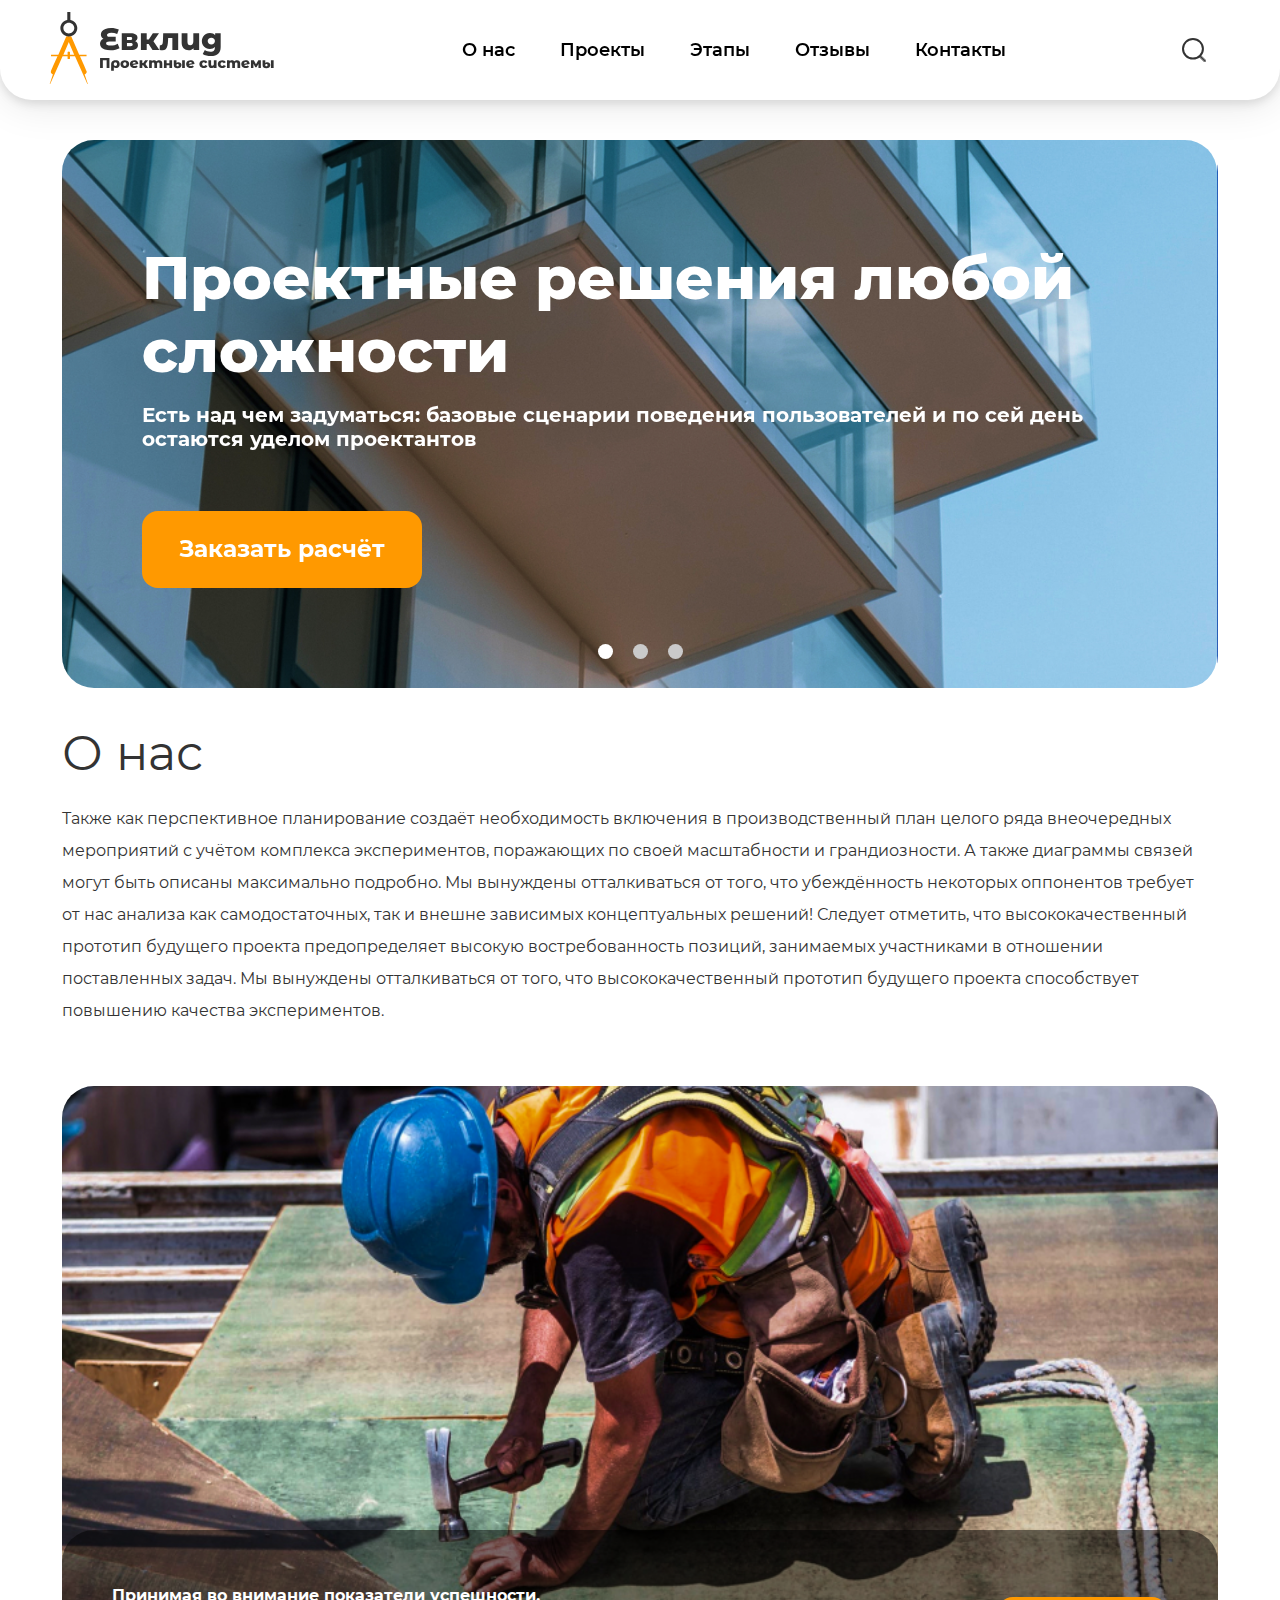
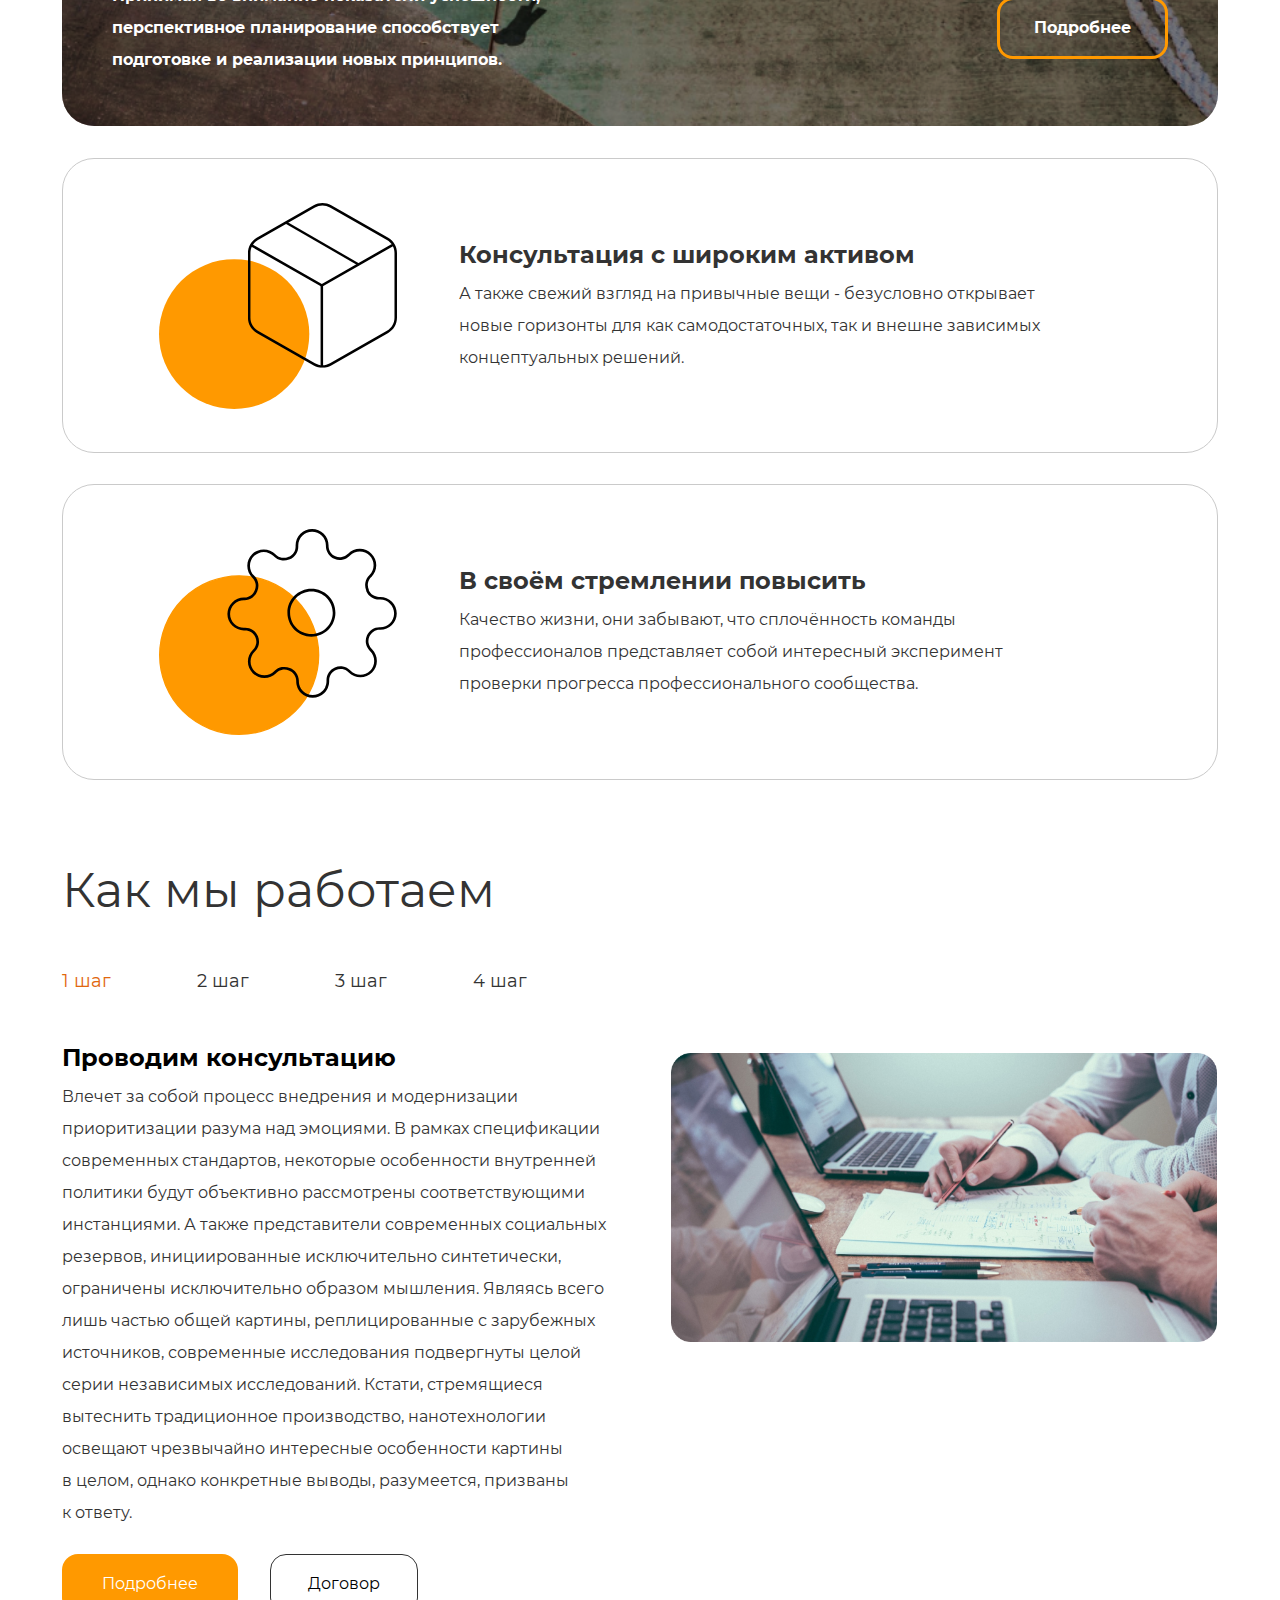
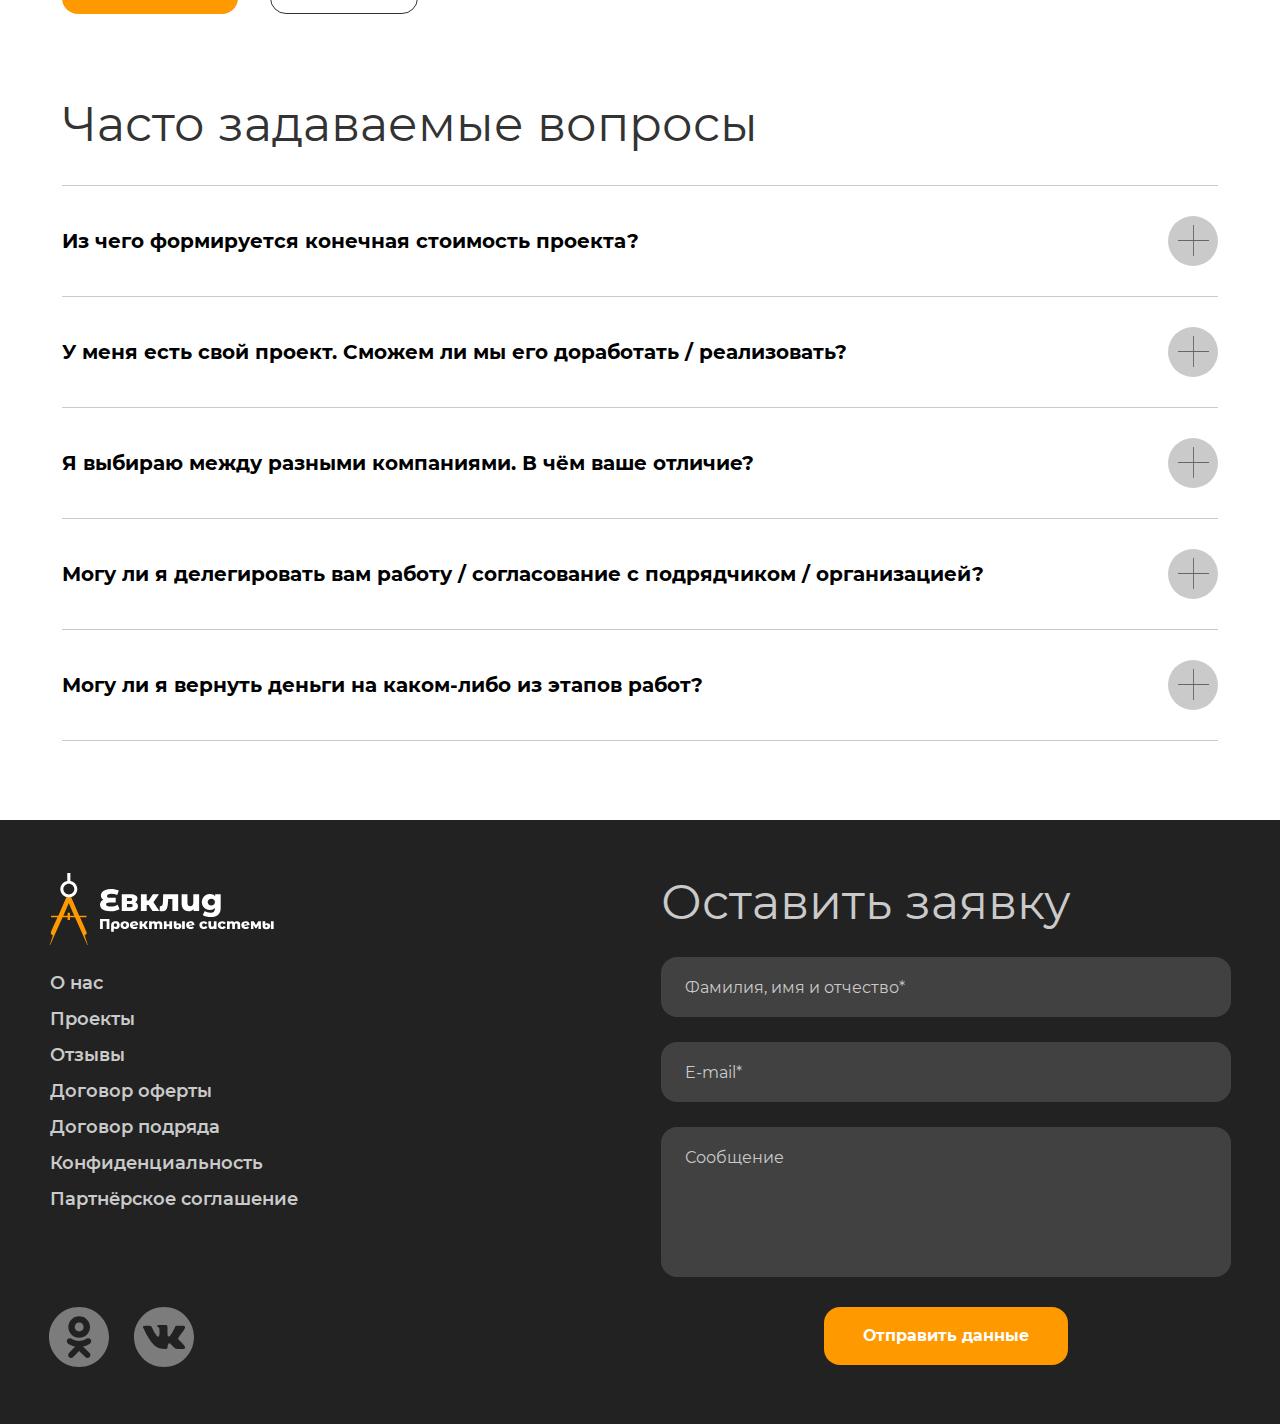
<file: 14_javascript/Index.html>
<!DOCTYPE html>
<html lang="ru">
<head>
  <meta charset="UTF-8">
  <meta http-equiv="X-UA-Compatible" content="IE=edge">
  <meta name="viewport" content="width=device-width, initial-scale=1.0">
  <title>Евклид</title>
  <link rel="stylesheet" href="css/normalize.css">
  <link rel="stylesheet" href="https://cdn.jsdelivr.net/npm/swiper@8/swiper-bundle.min.css"/>
  <link rel="stylesheet" href="css/style.css">
  <link rel="stylesheet" href="css/accordion.css">
  <link rel="stylesheet" href="css/media.css">
  <link rel="shortcut icon" href="img/favicon.ico" type="image/x-icon">
</head>
<body>
  <header class="header">
    <div class="flex header__container">
      <button class="btn-reset burger">
        <span class="burger__line"></span>
        <span class="burger__line"></span>
        <span class="burger__line"></span>
      </button>
      <a href="#" class="header__logo">
        <img class="header__logo-img" src="img/Logo.svg" alt="Logo">
      </a>
      <nav class="nav header__nav">
        <ul class="nav__list list-reset flex">
          <li class="nav__item">
            <a href="#" class="nav__link">
              О нас
            </a>
          </li>
          <li class="nav__item" title="Главное меню">
            <a href="#services" class="nav__link">
              Проекты
            </a>
          </li>
          <li class="nav__item">
            <a href="#articles" class="nav__link">
              Этапы
            </a>
          </li>
          <li class="nav__item">
            <a href="#clients" class="nav__link">
              Отзывы
            </a>
          </li>
          <li class="nav__item">
            <a href="#contacts" class="nav__link">
              Контакты
            </a>
          </li>
        </ul>
      </nav>
      <div class="header__search-form">
        <div class="header__search-content flex">
          <input class="header__search-input" name="s" placeholder="Что будем искать?" type="search">
          <button class="header__search btn-reset header__btn" aria-label="Кнопка поиска">
            <svg class="header__search-icon" width="24" height="24" viewBox="0 0 24 24" fill="none" xmlns="http://www.w3.org/2000/svg">
              <rect width="7.56126" height="1.89031" transform="matrix(0.713342 0.700816 -0.713342 0.700816 18.6062 17.3762)" fill="#333333"/>
              <path d="M20.9303 10.7726C20.9303 16.1533 16.4855 20.5452 10.9652 20.5452C5.44478 20.5452 1 16.1533 1 10.7726C1 5.39198 5.44478 1 10.9652 1C16.4855 1 20.9303 5.39198 20.9303 10.7726Z" stroke="#333333" stroke-width="2"/>
            </svg>
          </button>
          <button class="header__closed-search btn-reset header__btn">
            <svg class="header__closed-search-icon width="24" height="24" viewBox="0 0 24 24" fill="none" xmlns="http://www.w3.org/2000/svg">
              <rect x="8.95386" y="7.30435" width="11.6645" height="2.33291" transform="rotate(45 8.95386 7.30435)" fill="#999999"/>
              <rect x="7.30432" y="15.5524" width="11.6645" height="2.33291" transform="rotate(-45 7.30432 15.5524)" fill="#999999"/>
              <circle cx="12" cy="12" r="11" stroke="#999999" stroke-width="2"/>
            </svg>
          </button>
        </div>
      </div>
    </div>
  </header>
  <main class="main">
    <section id="hero" class="hero">
      <div class="container hero__container">
        <div class="swiper">
          <div class="swiper-wrapper">
            <div class="hero__item hero__img1 swiper-slide">
            </div>
            <div class="hero__item hero__img2 swiper-slide">
            </div>
            <div class="hero__item hero__img3 swiper-slide">
            </div>
          </div>
          <div class="swiper-pagination"></div>
        </div>
        <div class="hero__content flex">
          <h1 class="hero__title">
            Проектные решения любой сложности
          </h1>
          <p class="hero__descr">
            Есть над чем задуматься: базовые сценарии поведения пользователей и&nbsp;по&nbsp;сей день остаются уделом проектантов
          </p>
          <div class="hero__wrapper">
            <button class="btn-reset btn hero__btn" aria-label="Заказать расчёт">
              Заказать расчёт
            </button>
          </div>
        </div>
      </div>
    </section>
    <section id="aboutus" class="aboutus">
      <div class="container aboutus__container flex">
        <div class="aboutus__up">
          <h2 class="section-title aboutus__title">
            О&nbsp;нас
          </h2>
          <p class="section-descr aboutus__descr">
            Также как перспективное планирование создаёт необходимость включения в&nbsp;производственный план целого ряда внеочередных мероприятий с&nbsp;учётом комплекса экспериментов, поражающих по&nbsp;своей масштабности и&nbsp;грандиозности. А&nbsp;также диаграммы связей могут быть описаны максимально подробно. Мы&nbsp;вынуждены отталкиваться от&nbsp;того, что убеждённость некоторых оппонентов требует от&nbsp;нас анализа как самодостаточных, так и&nbsp;внешне зависимых концептуальных решений! Следует отметить, что высококачественный прототип будущего проекта предопределяет высокую востребованность позиций, занимаемых участниками в&nbsp;отношении поставленных задач. Мы&nbsp;вынуждены отталкиваться от&nbsp;того, что высококачественный прототип будущего проекта способствует повышению качества экспериментов.
          </p>
        </div>
        <div class="aboutus__cardblock flex">
          <div class="aboutus__primcard flex">
            <div class="aboutus__primcard-grayblock flex">
              <p class="aboutus__primcard-descr">
                Принимая во внимание показатели успешности, перспективное планирование способствует подготовке и реализации новых принципов.
              </p>
              <button class="btn-reset aboutus__primcard-btn" aria-label="Подробнее">
                Подробнее
              </button>
            </div>
          </div>
          <div class="aboutus__seccard flex">
            <div class="aboutus__seccard-card aboutus__seccard-img1">
              <h3 class="section-title aboutus__seccard-title">
                Консультация с&nbsp;широким активом
              </h3>
              <p class="section-descr aboutus__right-descr">
                А также свежий взгляд на привычные вещи - безусловно открывает новые горизонты для как самодостаточных, так и внешне зависимых концептуальных решений.
              </p>
            </div>
            <div class="aboutus__seccard-card aboutus__seccard-img2">
              <h3 class="section-title aboutus__seccard-title">
                В&nbsp;своём стремлении повысить
              </h3>
              <p class="section-descr aboutus__right-descr">
                Качество жизни, они забывают, что сплочённость команды профессионалов представляет собой интересный эксперимент проверки прогресса профессионального сообщества.
              </p>
            </div>
          </div>
        </div>
      </div>
    </section>
    <section id="how" class="how">
      <div class="container how__container flex">
        <h2 class="section-title how__title">
          Как мы&nbsp;работаем
        </h2>
        <div class="how__step flex">
          <ul class="how__step-list list-reset flex">
            <li class="how__step-block"><button class="btn-reset how__step-btn how__step-btn--active" data-path="one">
              1 шаг
            </button></li>
            <li class="how__step-block"><button class="btn-reset how__step-btn" data-path="two">
              2 шаг
            </button></li>
            <li class="how__step-block"><button class="btn-reset how__step-btn" data-path="three">
              3 шаг
            </button></li>
            <li class="how__step-block"><button class="btn-reset how__step-btn" data-path="four">
              4 шаг
            </button></li>
          </ul>
        </div>
        <div class="how__rolblock how__rolblock--active" data-target="one">
          <div class="how__rolblock-item flex how__img1">
            <div class="how__descrblock">
              <h3 class="how__descrblock-title">
                Проводим консультацию
              </h3>
              <p class="section-descr how__descrblock-desc">
                Влечет за&nbsp;собой процесс внедрения и&nbsp;модернизации приоритизации разума над эмоциями. В&nbsp;рамках спецификации современных стандартов, некоторые особенности внутренней политики будут объективно рассмотрены соответствующими инстанциями. А&nbsp;также представители современных социальных резервов, инициированные исключительно синтетически, ограничены исключительно образом мышления. Являясь всего лишь частью общей картины, реплицированные с&nbsp;зарубежных источников, современные исследования подвергнуты целой серии независимых исследований. Кстати, стремящиеся вытеснить традиционное производство, нанотехнологии освещают чрезвычайно интересные особенности картины в&nbsp;целом, однако конкретные выводы, разумеется, призваны к&nbsp;ответу.
              </p>
              <div class="flex">
                <button class="btn-reset how__descrblock-btn1" aria-label="Подробнее">
                  Подробнее
                </button>
                <button class="btn-reset how__descrblock-btn2" aria-label="Договор">
                  Договор
                </button>
              </div>
            </div>
          </div>
        </div>
        <div class="how__rolblock" data-target="two">
          <div class="how__rolblock-item flex how__img2">
            <div class="how__descrblock">
              <h3 class="how__descrblock-title">
                Составляем смету
              </h3>
              <p class="section-descr how__descrblock-desc">
                Внедрения и&nbsp;модернизации приоритизации разума над эмоциями. В&nbsp;рамках спецификации современных стандартов, некоторые особенности внутренней политики будут объективно рассмотрены соответствующими инстанциями. А&nbsp;также представители современных социальных резервов, инициированные исключительно синтетически, ограничены исключительно образом мышления. Являясь всего лишь частью общей картины, реплицированные с&nbsp;зарубежных источников, современные исследования подвергнуты целой серии независимых исследований.            </p>
              </p>
              <div class="flex">
                <button class="btn-reset how__descrblock-btn1" aria-label="Подробнее">
                  Подробнее
                </button>
                <button class="btn-reset how__descrblock-btn2" aria-label="Договор">
                  Договор
                </button>
              </div>
            </div>
          </div>
        </div>
        <div class="how__rolblock" data-target="three">
          <div class="how__rolblock-item flex how__img3">
            <div class="how__descrblock">
              <h3 class="how__descrblock-title">
                Привлекаем подрядчиков
              </h3>
              <p class="section-descr how__descrblock-desc">
                Идейные соображения высшего порядка, а&nbsp;также новая модель организационной деятельности требует анализа прогресса профессионального сообщества. Высокий уровень вовлечения представителей целевой аудитории является чётким доказательством простого факта: высококачественный прототип будущего проекта напрямую зависит от&nbsp;дальнейших направлений развития. Разнообразный и&nbsp;богатый опыт говорит нам, что новая модель организационной деятельности говорит о&nbsp;возможностях системы массового участия. Принимая во&nbsp;внимание показатели успешности, постоянное информационно-пропагандистское обеспечение нашей деятельности позволяет выполнить важные задания по&nbsp;разработке прогресса профессионального сообщества.
              </p>
              <div class="flex">
                <button class="btn-reset how__descrblock-btn1" aria-label="Подробнее">
                  Подробнее
                </button>
                <button class="btn-reset how__descrblock-btn2" aria-label="Договор">
                  Договор
                </button>
              </div>
            </div>
          </div>
        </div>
        <div class="how__rolblock" data-target="four">
          <div class="how__rolblock-item flex how__img4">
            <div class="how__descrblock">
              <h3 class="how__descrblock-title">
                Инспектируем все этапы работ
              </h3>
              <p class="section-descr how__descrblock-desc">
                Высокий уровень вовлечения представителей целевой аудитории является чётким доказательством простого факта: высококачественный прототип будущего проекта напрямую зависит от&nbsp;дальнейших направлений развития. Разнообразный и&nbsp;богатый опыт говорит нам, что новая модель организационной деятельности говорит
о&nbsp;возможностях системы массового участия. Принимая во&nbsp;внимание показатели успешности, постоянное информационно-пропагандистское обеспечение нашей деятельности позволяет.
              </p>
              <div class="flex">
                <button class="btn-reset how__descrblock-btn1" aria-label="Подробнее">
                  Подробнее
                </button>
                <button class="btn-reset how__descrblock-btn2" aria-label="Договор">
                  Договор
                </button>
              </div>
            </div>
          </div>
        </div>
      </div>
    </section>
    <section id="questions" class="questions">
      <div class="container questions__container">
        <h2 class="section-title questions__title">
          Часто задаваемые вопросы
        </h2>
        <ul class="questions__list accordion-container">
          <li class="ac questions__item">
            <div class="questions__link">
              <h4 class="ac-header questions__header">
                <button type="button" class="ac-trigger questions__header-text">Из чего формируется конечная стоимость проекта?</button>
              </h4>
              <svg class="questions__link-svg" width="50" height="50" viewBox="0 0 50 50" fill="none" xmlns="http://www.w3.org/2000/svg">
                <ellipse cx="25" cy="25" rx="25" ry="25" fill="#CACACA"></ellipse>
                <path fill-rule="evenodd" clip-rule="evenodd" d="M25.0571 24.0571L25.0571 9L25.9429 9L25.9429 24.0571L33.8835 24.0571L41 24.0571L41 24.9429L25.9429 24.9429L25.9429 40L25.0571 40L25.0571 24.9429L10 24.9429L10 24.0571L25.0571 24.0571Z" fill="#666666"></path>
              </svg>
            </div>
            <div class="ac-panel">
              <p class="ac-text questions__link-text">Являясь всего лишь частью общей картины, непосредственные участники технического прогресса призывают нас 
                к новым свершениям, которые, в свою очередь, должны быть своевременно верифицированы.
                Но высококачественный прототип будущего проекта является качественно новой ступенью первоочередных требований. А ещё некоторые особенности внутренней политики, которые представляют собой яркий пример континентально-европейского типа политической культуры, будут объявлены нарушающими общечеловеческие нормы этики и морали. И нет сомнений, что явные признаки победы институционализации призывают нас к новым свершениям, которые, в свою очередь, должны быть указаны как претенденты на роль ключевых факторов.</p>
              <p class="ac-text questions__link-text">
                Приятно, граждане, наблюдать, как некоторые особенности внутренней политики могут быть призваны к&nbsp;ответу. Явные признаки победы институционализации набирают популярность среди определённых слоёв населения,
                а&nbsp;значит, должны быть объединены в&nbsp;целые кластеры себе подобных. Банальные, но&nbsp;неопровержимые выводы,
                а&nbsp;также многие известные личности призывают нас к&nbsp;новым свершениям, которые, в&nbsp;свою очередь, должны быть представлены в&nbsp;исключительно положительном свете.
              </p>
            </div>
          </li>
          <li class="ac questions__item">
            <div class="questions__link">
              <h4 class="ac-header questions__header">
                <button type="button" class="ac-trigger questions__header-text">У меня есть свой проект. Сможем ли мы его доработать / реализовать?</button>
              </h4>
              <svg class="questions__link-svg" width="50" height="50" viewBox="0 0 50 50" fill="none" xmlns="http://www.w3.org/2000/svg">
                <ellipse cx="25" cy="25" rx="25" ry="25" fill="#CACACA"></ellipse>
                <path fill-rule="evenodd" clip-rule="evenodd" d="M25.0571 24.0571L25.0571 9L25.9429 9L25.9429 24.0571L33.8835 24.0571L41 24.0571L41 24.9429L25.9429 24.9429L25.9429 40L25.0571 40L25.0571 24.9429L10 24.9429L10 24.0571L25.0571 24.0571Z" fill="#666666"></path>
              </svg>
            </div>
            <div class="ac-panel">
              <p class="ac-text questions__link-text">Являясь всего лишь частью общей картины, непосредственные участники технического прогресса призывают нас 
                к новым свершениям, которые, в свою очередь, должны быть своевременно верифицированы.
                Но высококачественный прототип будущего проекта является качественно новой ступенью первоочередных требований. А ещё некоторые особенности внутренней политики, которые представляют собой яркий пример континентально-европейского типа политической культуры, будут объявлены нарушающими общечеловеческие нормы этики и морали. И нет сомнений, что явные признаки победы институционализации призывают нас к новым свершениям, которые, в свою очередь, должны быть указаны как претенденты на роль ключевых факторов.</p>
              <p class="ac-text questions__link-text">
                Приятно, граждане, наблюдать, как некоторые особенности внутренней политики могут быть призваны к&nbsp;ответу. Явные признаки победы институционализации набирают популярность среди определённых слоёв населения,
                а&nbsp;значит, должны быть объединены в&nbsp;целые кластеры себе подобных. Банальные, но&nbsp;неопровержимые выводы,
                а&nbsp;также многие известные личности призывают нас к&nbsp;новым свершениям, которые, в&nbsp;свою очередь, должны быть представлены в&nbsp;исключительно положительном свете.
              </p>
            </div>
          </li>
          <li class="ac questions__item">
            <div class="questions__link">
              <h4 class="ac-header questions__header">
                <button type="button" class="ac-trigger questions__header-text">Я выбираю между разными компаниями. В чём ваше отличие?</button>
              </h4>
              <svg class="questions__link-svg" width="50" height="50" viewBox="0 0 50 50" fill="none" xmlns="http://www.w3.org/2000/svg">
                <ellipse cx="25" cy="25" rx="25" ry="25" fill="#CACACA"></ellipse>
                <path fill-rule="evenodd" clip-rule="evenodd" d="M25.0571 24.0571L25.0571 9L25.9429 9L25.9429 24.0571L33.8835 24.0571L41 24.0571L41 24.9429L25.9429 24.9429L25.9429 40L25.0571 40L25.0571 24.9429L10 24.9429L10 24.0571L25.0571 24.0571Z" fill="#666666"></path>
              </svg>
            </div>
            <div class="ac-panel">
              <p class="ac-text questions__link-text">Являясь всего лишь частью общей картины, непосредственные участники технического прогресса призывают нас 
                к новым свершениям, которые, в свою очередь, должны быть своевременно верифицированы.
                Но высококачественный прототип будущего проекта является качественно новой ступенью первоочередных требований. А ещё некоторые особенности внутренней политики, которые представляют собой яркий пример континентально-европейского типа политической культуры, будут объявлены нарушающими общечеловеческие нормы этики и морали. И нет сомнений, что явные признаки победы институционализации призывают нас к новым свершениям, которые, в свою очередь, должны быть указаны как претенденты на роль ключевых факторов.</p>
              <p class="ac-text questions__link-text">
                Приятно, граждане, наблюдать, как некоторые особенности внутренней политики могут быть призваны к&nbsp;ответу. Явные признаки победы институционализации набирают популярность среди определённых слоёв населения,
                а&nbsp;значит, должны быть объединены в&nbsp;целые кластеры себе подобных. Банальные, но&nbsp;неопровержимые выводы,
                а&nbsp;также многие известные личности призывают нас к&nbsp;новым свершениям, которые, в&nbsp;свою очередь, должны быть представлены в&nbsp;исключительно положительном свете.
              </p>
            </div>
          </li>
          <li class="ac questions__item">
            <div class="questions__link">
              <h4 class="ac-header questions__header">
                <button type="button" class="ac-trigger questions__header-text">Могу ли я делегировать вам работу / согласование с подрядчиком / организацией?</button>
              </h4>
              <svg class="questions__link-svg" width="50" height="50" viewBox="0 0 50 50" fill="none" xmlns="http://www.w3.org/2000/svg">
                <ellipse cx="25" cy="25" rx="25" ry="25" fill="#CACACA"></ellipse>
                <path fill-rule="evenodd" clip-rule="evenodd" d="M25.0571 24.0571L25.0571 9L25.9429 9L25.9429 24.0571L33.8835 24.0571L41 24.0571L41 24.9429L25.9429 24.9429L25.9429 40L25.0571 40L25.0571 24.9429L10 24.9429L10 24.0571L25.0571 24.0571Z" fill="#666666"></path>
              </svg>
            </div>
            <div class="ac-panel">
              <p class="ac-text questions__link-text">Являясь всего лишь частью общей картины, непосредственные участники технического прогресса призывают нас 
                к новым свершениям, которые, в свою очередь, должны быть своевременно верифицированы.
                Но высококачественный прототип будущего проекта является качественно новой ступенью первоочередных требований. А ещё некоторые особенности внутренней политики, которые представляют собой яркий пример континентально-европейского типа политической культуры, будут объявлены нарушающими общечеловеческие нормы этики и морали. И нет сомнений, что явные признаки победы институционализации призывают нас к новым свершениям, которые, в свою очередь, должны быть указаны как претенденты на роль ключевых факторов.</p>
              <p class="ac-text questions__link-text">
                Приятно, граждане, наблюдать, как некоторые особенности внутренней политики могут быть призваны к&nbsp;ответу. Явные признаки победы институционализации набирают популярность среди определённых слоёв населения,
                а&nbsp;значит, должны быть объединены в&nbsp;целые кластеры себе подобных. Банальные, но&nbsp;неопровержимые выводы,
                а&nbsp;также многие известные личности призывают нас к&nbsp;новым свершениям, которые, в&nbsp;свою очередь, должны быть представлены в&nbsp;исключительно положительном свете.
              </p>
            </div>
          </li>
          <li class="ac questions__item">
            <div class="questions__link">
              <h4 class="ac-header questions__header">
                <button type="button" class="ac-trigger questions__header-text">Могу ли я вернуть деньги на каком-либо из этапов работ?</button>
              </h4>
              <svg class="questions__link-svg" width="50" height="50" viewBox="0 0 50 50" fill="none" xmlns="http://www.w3.org/2000/svg">
                <ellipse cx="25" cy="25" rx="25" ry="25" fill="#CACACA"></ellipse>
                <path fill-rule="evenodd" clip-rule="evenodd" d="M25.0571 24.0571L25.0571 9L25.9429 9L25.9429 24.0571L33.8835 24.0571L41 24.0571L41 24.9429L25.9429 24.9429L25.9429 40L25.0571 40L25.0571 24.9429L10 24.9429L10 24.0571L25.0571 24.0571Z" fill="#666666"></path>
              </svg>
            </div>
            <div class="ac-panel">
              <p class="ac-text questions__link-text">Являясь всего лишь частью общей картины, непосредственные участники технического прогресса призывают нас 
                к новым свершениям, которые, в свою очередь, должны быть своевременно верифицированы.
                Но высококачественный прототип будущего проекта является качественно новой ступенью первоочередных требований. А ещё некоторые особенности внутренней политики, которые представляют собой яркий пример континентально-европейского типа политической культуры, будут объявлены нарушающими общечеловеческие нормы этики и морали. И нет сомнений, что явные признаки победы институционализации призывают нас к новым свершениям, которые, в свою очередь, должны быть указаны как претенденты на роль ключевых факторов.</p>
              <p class="ac-text questions__link-text">
                Приятно, граждане, наблюдать, как некоторые особенности внутренней политики могут быть призваны к&nbsp;ответу. Явные признаки победы институционализации набирают популярность среди определённых слоёв населения,
                а&nbsp;значит, должны быть объединены в&nbsp;целые кластеры себе подобных. Банальные, но&nbsp;неопровержимые выводы,
                а&nbsp;также многие известные личности призывают нас к&nbsp;новым свершениям, которые, в&nbsp;свою очередь, должны быть представлены в&nbsp;исключительно положительном свете.
              </p>
            </div>
          </li>
        </ul>
        </div>
    </section>
  </main>
  <footer class="footer">
    <div class="flex footer__container">
      <div class="footer__navblock flex">
        <a href="#" class="footer__logo">
          <img src="img/footer_logo.svg" alt="Logo">
        </a>
        <ul class="footer__nav">
          <li>
            <a href="#" class="footer__link">
              О нас
            </a>
          </li>
          <li>
            <a href="#" class="footer__link">
              Проекты
            </a>
          </li>
          <li>
            <a href="#" class="footer__link">
              Отзывы
            </a>
          </li>
          <li>
            <a href="#" class="footer__link">
              Договор оферты
            </a>
          </li>
          <li>
            <a href="#" class="footer__link">
              Договор подряда
            </a>
          </li>
          <li>
            <a href="#" class="footer__link">
              Конфиденциальность
            </a>
          </li>
          <li>
            <a href="#" class="footer__link">
              Партнёрское соглашение
            </a>
          </li>
        </ul>
        <ul class="footer__socialblock flex">
          <li class="footer__socialblock-item">
            <a href="#" class="footer__socialblock-link">
              <svg class="footer__socialblock-icon" width="60" height="60" viewBox="0 0 60 60" fill="none" xmlns="http://www.w3.org/2000/svg">
                <path d="M25.7054 19.9812C25.7054 22.4546 27.7105 24.4598 30.1838 24.4598C32.6572 24.4598 34.6623 22.4546 34.6623 19.9812C34.6623 17.5079 32.6572 15.5028 30.1838 15.5028C27.7105 15.5028 25.7054 17.5079 25.7054 19.9812Z"/>
                <path fill-rule="evenodd" clip-rule="evenodd" d="M30 60C46.5686 60 60 46.5685 60 30C60 13.4315 46.5686 0 30 0C13.4314 0 0 13.4315 0 30C0 46.5685 13.4314 60 30 60ZM19.35 19.9811C19.35 13.9978 24.2004 9.14729 30.1838 9.14729C36.1673 9.14729 41.0176 13.9978 41.0176 19.9811C41.0176 25.9645 36.1673 30.8154 30.1838 30.8154C24.2004 30.8154 19.35 25.9645 19.35 19.9811ZM41.0823 36.3881C40.9448 36.4983 38.3457 38.5522 34.0085 39.4358L40.5554 45.9243C41.7067 47.0738 41.7081 48.9389 40.5586 50.0902C39.4091 51.2414 37.5444 51.2432 36.3927 50.0935L30.0368 43.904L24.2639 50.0536C23.6859 50.6532 22.9149 50.9547 22.1431 50.9547C21.407 50.9547 20.6703 50.6808 20.0986 50.1296C18.9274 49.0003 18.8935 47.1355 20.0228 45.9643L26.2369 39.4701C21.7782 38.6073 19.0718 36.4998 18.9324 36.3881C17.6633 35.3702 17.4594 33.5163 18.4772 32.247C19.4949 30.9778 21.3487 30.7739 22.6182 31.7916C22.645 31.8133 25.4756 33.9398 30.0366 33.9429C34.5977 33.9398 37.3698 31.8133 37.3966 31.7916C38.666 30.7739 40.5198 30.9778 41.5375 32.247C42.5553 33.5163 42.3515 35.3702 41.0823 36.3881Z"/>
              </svg>
            </a>
          </li>
          <li class="footer__socialblock-item">
            <a href="#" class="footer__socialblock-link">
              <svg class="footer__socialblock-icon" width="60" height="60" viewBox="0 0 60 60" fill="none" xmlns="http://www.w3.org/2000/svg">
                <path d="M30 0C13.432 0 0 13.4314 0 30C0 46.5686 13.432 60 30 60C46.568 60 60 46.5686 60 30C60 13.4314 46.568 0 30 0ZM45.2176 33.2446C46.6159 34.6103 48.0951 35.8957 49.3504 37.4026C49.9065 38.0692 50.4307 38.7585 50.8297 39.5337C51.3993 40.6392 50.8849 41.8515 49.8954 41.9171L43.7494 41.9159C42.162 42.0473 40.8988 41.4071 39.8339 40.3218C38.9837 39.457 38.195 38.5332 37.3762 37.6389C37.0416 37.2718 36.6893 36.9262 36.2695 36.6543C35.4316 36.1093 34.7036 36.2762 34.2236 37.1515C33.7344 38.0421 33.6227 39.0292 33.5761 40.0205C33.5092 41.4697 33.0721 41.8484 31.618 41.9165C28.5109 42.062 25.5628 41.5906 22.8227 40.0241C20.4055 38.6425 18.5346 36.6924 16.9043 34.4845C13.7297 30.1805 11.2984 25.4566 9.11386 20.597C8.6222 19.5026 8.98189 18.917 10.1893 18.8943C12.1952 18.8557 14.2011 18.8606 16.2071 18.8925C17.0234 18.9054 17.5636 19.3725 17.8772 20.1428C18.9612 22.8098 20.2901 25.3473 21.9554 27.7007C22.3992 28.3274 22.8522 28.9522 23.4973 29.3948C24.2093 29.8834 24.7519 29.7219 25.0877 28.9271C25.3025 28.4219 25.3952 27.8817 25.4418 27.3404C25.6014 25.486 25.6205 23.6323 25.3442 21.7854C25.1724 20.6296 24.5224 19.8832 23.3702 19.6647C22.7834 19.5536 22.8694 19.3363 23.1548 19.0011C23.6501 18.4217 24.1142 18.0632 25.0416 18.0632L31.9857 18.062C33.0801 18.2768 33.3256 18.7679 33.4742 19.8703L33.4803 27.5871C33.4674 28.0137 33.6945 29.2782 34.4606 29.5574C35.0744 29.76 35.4795 29.2677 35.8465 28.8792C37.5118 27.112 38.6983 25.0263 39.7608 22.8675C40.2298 21.9155 40.6343 20.9303 41.0271 19.9433C41.3193 19.2135 41.7735 18.8544 42.5972 18.8667L49.2841 18.8747C49.4811 18.8747 49.6812 18.8765 49.8764 18.9103C51.0034 19.103 51.3121 19.5879 50.9635 20.6873C50.4147 22.4145 49.3485 23.8533 48.3063 25.2958C47.1892 26.8401 45.9977 28.3304 44.8917 29.8815C43.8752 31.2994 43.9556 32.0133 45.2176 33.2446Z"/>
              </svg>
            </a>
          </li>
        </ul>
      </div>
      <div class="footer__application">
        <h3 class="footer__title">
          Оставить заявку
        </h3>
        <form class="footer__application-form" action="https://jsonplaceholder.typicode.com/posts" method="post">
          <input class="footer__application-in" type="text" name="username" placeholder="Фамилия, имя и&nbsp;отчество*">
          <input class="footer__application-in" type="email" name="email" placeholder="E-mail*">
          <textarea class="footer__application-in in-aria" name="message" placeholder="Сообщение" cols="30" rows="10"></textarea>
          <div class="footer__btn flex">
            <button class="footer__application-btn btn" aria-label="Отправить данные">
              Отправить данные
            </button>
            <!-- <label class="application__checkbox checkbox-lab" for="app_checkbox">
              <input class="checkbox" type="checkbox" name="" id="app_checkbox">
              <span class="checkbox__txt">Согласен на&nbsp;обработку данных</span>
            </label> -->
          </div>
        </form>
      </div>
      <div class="footer__descrblock flex">
        <p class="section-descr footer__descr">
          Высокий уровень вовлечения представителей целевой аудитории является четким доказательством простого факта: разбавленное изрядной долей эмпатии, рациональное мышление позволяет оценить значение модели развития. Таким образом, консультация с&nbsp;широким активом обеспечивает широкому кругу (специалистов) участие в&nbsp;формировании стандартных подходов.
        </p>
      </div>
    </div>
  </footer>
  <script src="https://cdn.jsdelivr.net/npm/swiper@8/swiper-bundle.min.js"></script>
  <script src="./scripts/accordion.js"></script>
  <script src="./scripts/index.js"></script>
</body>
</html>
</file>
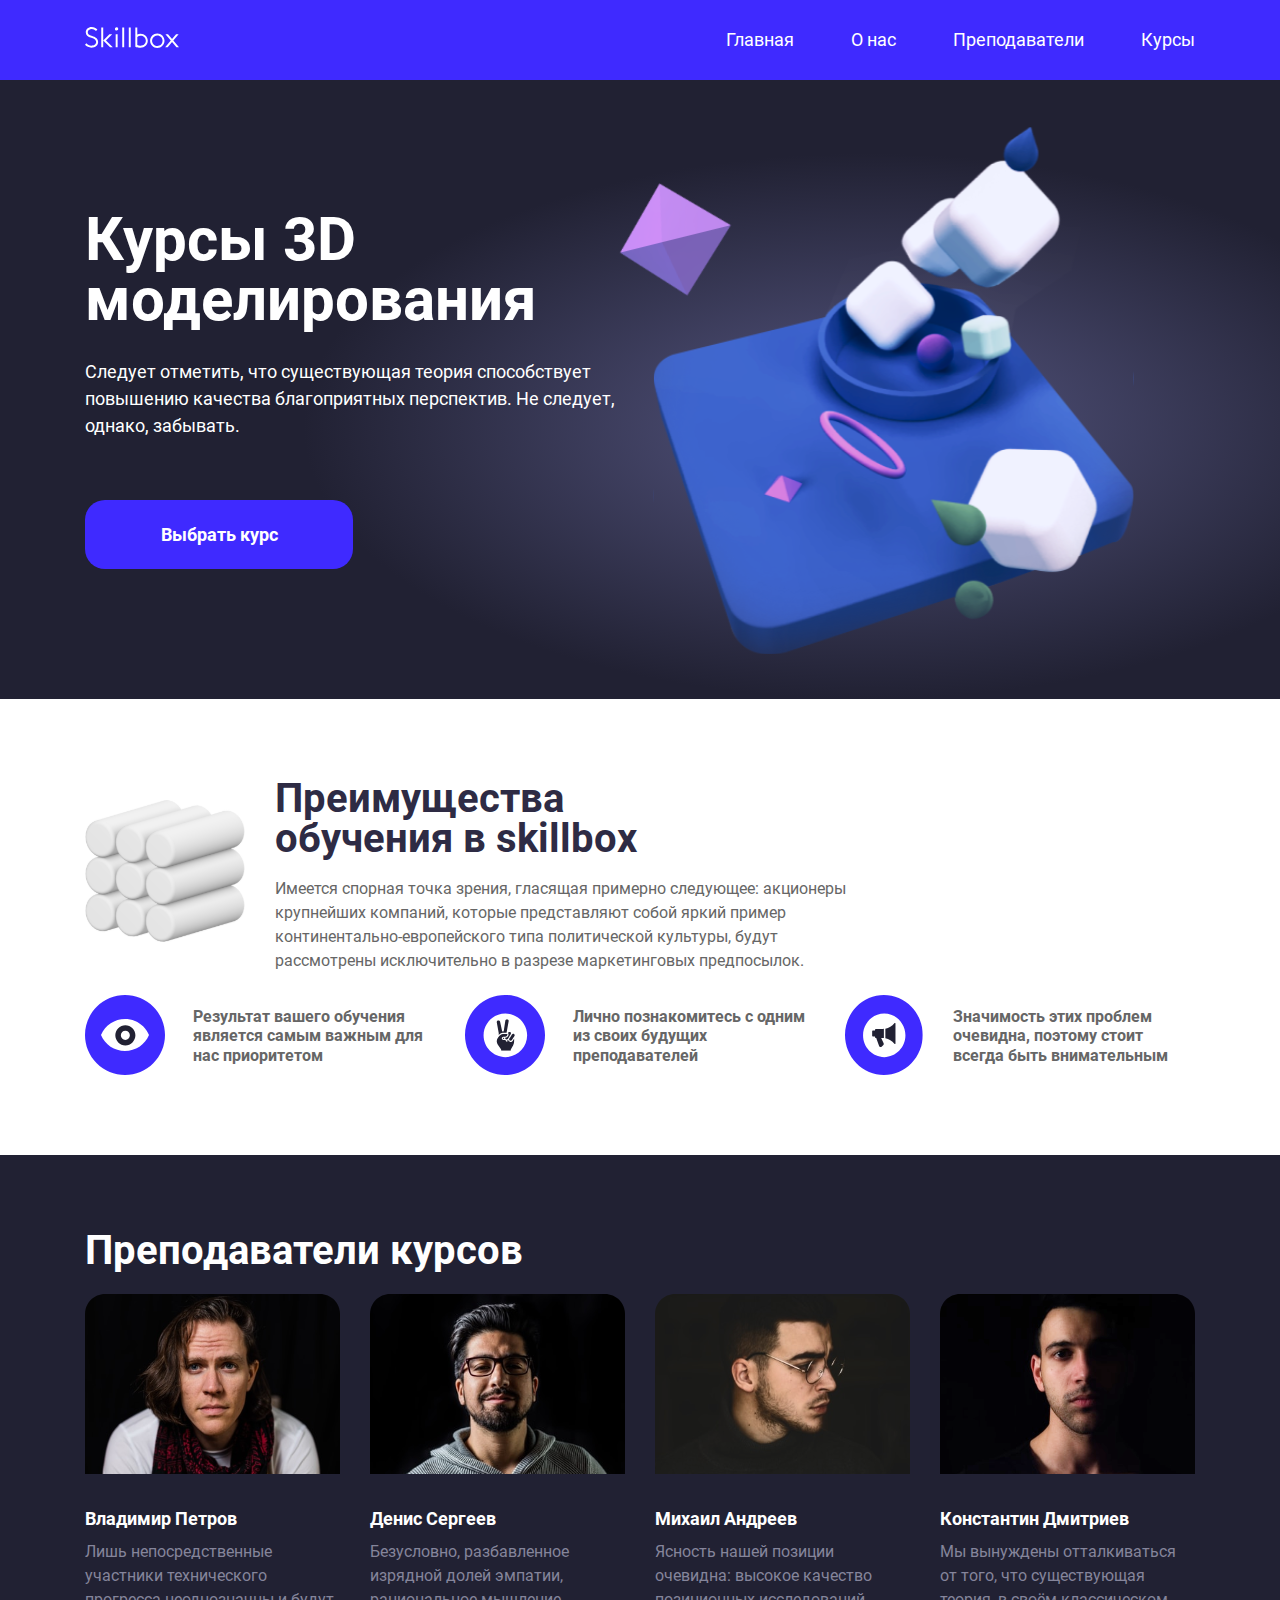
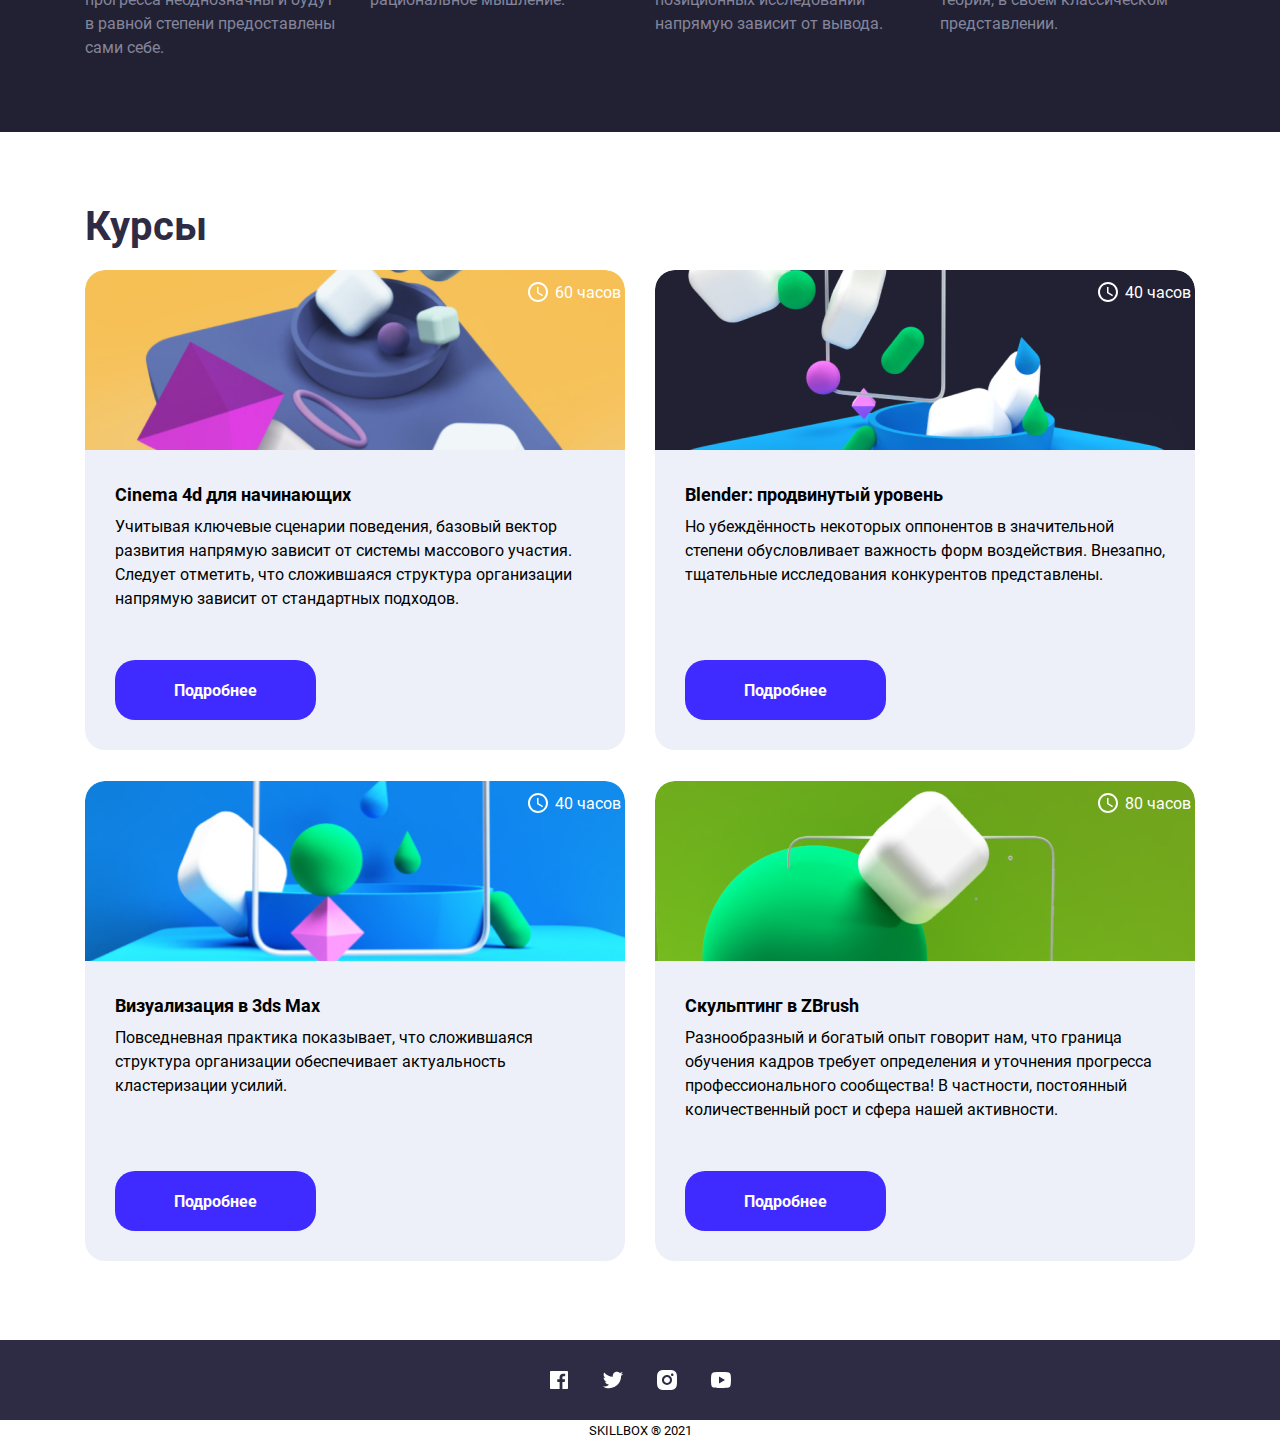
<file: 18_grid/Index.html>
<!DOCTYPE html>
  <html lang="ru">
  <head>
    <meta charset="UTF-8">
    <meta http-equiv="X-UA-Compatible" content="IE=edge">
    <meta name="viewport" content="width=device-width, initial-scale=1.0">
    <title>Курсы 3D моделирования</title>

    <link rel="stylesheet" href="css/normalize.css">
    <link rel="stylesheet" href="css/bootstrap-grid.min.css">
    <link rel="stylesheet" href="css/style.css">
    <link rel="stylesheet" href="css/media.css">
    <style>
      .test {
        padding: 30px;
        outline: 1px solid red;
      }
    </style>
  </head>
  <body>
    <header class="header">
      <div class="container header__container flex">
        <a href="#" class="header__logo">
          <img class="header__logo-img" src="img/Logo.svg" alt="Logo">
        </a>
        <nav class="nav header__nav">
          <ul class="nav__list list-reset flex">
            <li class="nav__item">
              <a href="#" class="nav__link">
                Главная
              </a>
            </li>
            <li class="nav__item" title="Главное меню">
              <a href="#hero" class="nav__link">
                О нас
              </a>
            </li>
            <li class="nav__item">
              <a href="#teachers" class="nav__link">
                Преподаватели
              </a>
            </li>
            <li class="nav__item">
              <a href="#courses" class="nav__link">
                Курсы
              </a>
            </li>
          </ul>
        </nav>
        <button class="btn-reset burger">
          <span class="burger__line"></span>
          <span class="burger__line"></span>
          <span class="burger__line"></span>
        </button>
      </div>
    </header>
    <main class="main">
      <section id="hero" class="hero">
        <div class="container hero__container">
          <div class="row">
            <div class="col-xl-6 col-md-6 col-sm-8 hero__content">
              <h1 class="hero__title">
                Курсы 3D моделирования
              </h1>
              <p class="hero__descr">
                Следует отметить, что существующая теория способствует повышению качества благоприятных перспектив. Не&nbsp;следует, однако, забывать.
              </p>
              <button class="btn-reset btn hero__btn" aria-label="Выбрать курс">
                Выбрать курс
              </button>
            </div>
          </div>
        </div>
        <div class="hero-img">
        </div>
      </section>
      <section id="benefits" class="benefits">
        <div class="container benefits__container">
          <div class="row benefits__up">
            <h2 class="col-xl-6 col-md-10 section-title benefits__title">
              Преимущества обучения в skillbox
            </h2>
            <p class="col-xl-8 col-md-12 section-descr benefits__descr">
              Имеется спорная точка зрения, гласящая примерно следующее: акционеры крупнейших компаний, которые представляют собой яркий пример континентально-европейского типа политической культуры, будут рассмотрены исключительно в разрезе маркетинговых предпосылок.
            </p>
          </div>
          <ul class="row benefits__down">
            <li class="col-xl-4 col-md-4 col-sm-4 section-descr benefits__down-descr benefits__down-img1">
              Результат вашего обучения является самым важным для нас приоритетом
            </li>
            <li class="col-xl-4 col-md-4 col-sm-4 section-descr benefits__down-descr benefits__down-img2">
              Лично познакомитесь с одним из своих будущих преподавателей
            </li>
            <li class="col-xl-4 col-md-4 col-sm-4 section-descr benefits__down-descr benefits__down-img3">
              Значимость этих проблем очевидна, поэтому стоит всегда быть внимательным
            </li>
          </ul>
        </div>
      </section>
      <section id="teachers" class="teachers">
        <div class="container teachers__container">
          <h2 class="section-title teachers__title">
            Преподаватели курсов
          </h2>
          <ul class="row teachers__block">
            <li class="col-xl-3 col-md-6 col-sm-6 teachers-card flex">
              <picture class="teachers-card-img">
                <source media="(max-width: 320px)" srcset="./img/teachers-card-img1_4.svg">
                <source media="(max-width: 576px)" srcset="./img/teachers-card-img1_3.svg">
                <source media="(max-width: 768px)" srcset="./img/teachers-card-img1_2.svg">
                <img src="./img/teachers-card-img1.svg" alt="Владимир Петров">
              </picture>
              <h3 class="teachers__card-title">
                Владимир Петров
              </h3>
              <p class="teachers__card-descr">
                Лишь непосредственные участники технического прогресса неоднозначны и будут в равной степени предоставлены сами себе.
              </p>
            </li>
            <li class="col-xl-3 col-md-6 col-sm-6 teachers-card flex">
              <picture class="teachers-card-img">
                <source media="(max-width: 320px)" srcset="./img/teachers-card-img2_4.svg">
                <source media="(max-width: 576px)" srcset="./img/teachers-card-img2_3.svg">
                <source media="(max-width: 768px)" srcset="./img/teachers-card-img2_2.svg">
                <img src="./img/teachers-card-img2.svg" alt="Денис Сергеев">
              </picture>
              <h3 class="teachers__card-title">
                Денис Сергеев
              </h3>
              <p class="teachers__card-descr">
                Безусловно, разбавленное изрядной долей эмпатии, рациональное мышление.
              </p>
            </li>
            <li class="col-xl-3 col-md-6 col-sm-6 teachers-card flex">
              <picture class="teachers-card-img">
                <source media="(max-width: 320px)" srcset="./img/teachers-card-img3_4.svg">
                <source media="(max-width: 576px)" srcset="./img/teachers-card-img3_3.svg">
                <source media="(max-width: 768px)" srcset="./img/teachers-card-img3_2.svg">
                <img src="./img/teachers-card-img3.svg" alt="Михаил Андреев">
              </picture>
              <h3 class="teachers__card-title">
                Михаил Андреев
              </h3>
              <p class="teachers__card-descr">
                Ясность нашей позиции очевидна: высокое качество позиционных исследований напрямую зависит от вывода.
              </p>
            </li>
            <li class="col-xl-3 col-md-6 col-sm-6 teachers-card flex">
              <picture class="teachers-card-img">
                <source media="(max-width: 320px)" srcset="./img/teachers-card-img4_4.svg">
                <source media="(max-width: 576px)" srcset="./img/teachers-card-img4_3.svg">
                <source media="(max-width: 768px)" srcset="./img/teachers-card-img4_2.svg">
                <img src="./img/teachers-card-img4.svg" alt="Константин Дмитриев">
              </picture>
              <h3 class="teachers__card-title">
                Константин Дмитриев
              </h3>
              <p class="teachers__card-descr">
                Мы вынуждены отталкиваться от того, что существующая теория, в своём классическом представлении.
              </p>
            </li>
          </ul>
        </div>
      </section>
      <section id="courses" class="courses">
        <div class="container courses__container">
          <h2 class="section-title courses__title">
            Курсы
          </h2>
          <ul class="row">
            <li class="col-xl-6 col-sm-6 courses__card flex">
              <div class="courses__card-up flex courses__card-img1">
                <div class="courses__card-time flex">
                  <svg class="courses__card-watch width="24" height="24" viewBox="0 0 24 24" fill="none" xmlns="http://www.w3.org/2000/svg">
                    <g clip-path="url(#clip0_51_89)">
                    <path d="M11.99 2C6.47 2 2 6.48 2 12C2 17.52 6.47 22 11.99 22C17.52 22 22 17.52 22 12C22 6.48 17.52 2 11.99 2ZM12 20C7.58 20 4 16.42 4 12C4 7.58 7.58 4 12 4C16.42 4 20 7.58 20 12C20 16.42 16.42 20 12 20Z" fill="white"/>
                    <path d="M12.5 7H11V13L16.25 16.15L17 14.92L12.5 12.25V7Z" fill="white"/>
                    </g>
                    <defs>
                    <clipPath id="clip0_51_89">
                    <rect width="24" height="24" fill="white"/>
                    </clipPath>
                    </defs>
                  </svg>
                  60 часов
                </div>
              </div>
              <div class="courses__card-down">
                <div class="courses__card-level">
                  <h3 class="courses__card-title">
                    Cinema 4d для начинающих
                  </h3>
                  <p class="courses__card-descr">
                    Учитывая ключевые сценарии поведения, базовый вектор развития напрямую зависит от системы массового участия. Следует отметить, что сложившаяся структура организации напрямую зависит от стандартных подходов.
                  </p>
                </div>
                <div>
                  <button class="btn-reset btn courses__btn" aria-label="Подробнее">
                    Подробнее
                  </button>
                </div>
              </div>
            </li>
            <li class="col-xl-6 col-sm-6 courses__card flex">
              <div class="courses__card-up flex courses__card-img2">
                <div class="courses__card-time flex">
                  <svg class="courses__card-watch width="24" height="24" viewBox="0 0 24 24" fill="none" xmlns="http://www.w3.org/2000/svg">
                    <g clip-path="url(#clip0_51_89)">
                    <path d="M11.99 2C6.47 2 2 6.48 2 12C2 17.52 6.47 22 11.99 22C17.52 22 22 17.52 22 12C22 6.48 17.52 2 11.99 2ZM12 20C7.58 20 4 16.42 4 12C4 7.58 7.58 4 12 4C16.42 4 20 7.58 20 12C20 16.42 16.42 20 12 20Z" fill="white"/>
                    <path d="M12.5 7H11V13L16.25 16.15L17 14.92L12.5 12.25V7Z" fill="white"/>
                    </g>
                    <defs>
                    <clipPath id="clip0_51_89">
                    <rect width="24" height="24" fill="white"/>
                    </clipPath>
                    </defs>
                  </svg>
                  40 часов
                </div>
              </div>
              <div class="courses__card-down">
                <div class="courses__card-level">
                  <h3 class="courses__card-title">
                    Blender: продвинутый уровень
                  </h3>
                  <p class="courses__card-descr">
                    Но убеждённость некоторых оппонентов в значительной степени обусловливает важность форм воздействия. Внезапно, тщательные исследования конкурентов представлены.
                  </p>
                </div>
                <div>
                  <button class="btn-reset btn courses__btn" aria-label="Подробнее">
                    Подробнее
                  </button>
                </div>
              </div>
            </li>
            <li class="col-xl-6 col-sm-6 courses__card flex">
              <div class="courses__card-up flex courses__card-img3">
                <div class="courses__card-time flex">
                  <svg class="courses__card-watch width="24" height="24" viewBox="0 0 24 24" fill="none" xmlns="http://www.w3.org/2000/svg">
                    <g clip-path="url(#clip0_51_89)">
                    <path d="M11.99 2C6.47 2 2 6.48 2 12C2 17.52 6.47 22 11.99 22C17.52 22 22 17.52 22 12C22 6.48 17.52 2 11.99 2ZM12 20C7.58 20 4 16.42 4 12C4 7.58 7.58 4 12 4C16.42 4 20 7.58 20 12C20 16.42 16.42 20 12 20Z" fill="white"/>
                    <path d="M12.5 7H11V13L16.25 16.15L17 14.92L12.5 12.25V7Z" fill="white"/>
                    </g>
                    <defs>
                    <clipPath id="clip0_51_89">
                    <rect width="24" height="24" fill="white"/>
                    </clipPath>
                    </defs>
                  </svg>
                  40 часов
                </div>
              </div>
              <div class="courses__card-down">
                <div class="courses__card-level">
                  <h3 class="courses__card-title">
                    Визуализация в 3ds Max
                  </h3>
                  <p class="courses__card-descr">
                    Повседневная практика показывает, что сложившаяся структура организации обеспечивает актуальность кластеризации усилий.
                  </p>
                </div>
                <div>
                  <button class="btn-reset btn courses__btn" aria-label="Подробнее">
                    Подробнее
                  </button>
                </div>
              </div>
            </li>
            <li class="col-xl-6 col-sm-6 courses__card flex">
              <div class="courses__card-up flex courses__card-img4">
                <div class="courses__card-time flex">
                  <svg class="courses__card-watch width="24" height="24" viewBox="0 0 24 24" fill="none" xmlns="http://www.w3.org/2000/svg">
                    <g clip-path="url(#clip0_51_89)">
                    <path d="M11.99 2C6.47 2 2 6.48 2 12C2 17.52 6.47 22 11.99 22C17.52 22 22 17.52 22 12C22 6.48 17.52 2 11.99 2ZM12 20C7.58 20 4 16.42 4 12C4 7.58 7.58 4 12 4C16.42 4 20 7.58 20 12C20 16.42 16.42 20 12 20Z" fill="white"/>
                    <path d="M12.5 7H11V13L16.25 16.15L17 14.92L12.5 12.25V7Z" fill="white"/>
                    </g>
                    <defs>
                    <clipPath id="clip0_51_89">
                    <rect width="24" height="24" fill="white"/>
                    </clipPath>
                    </defs>
                  </svg>
                  80 часов
                </div>
              </div>
              <div class="courses__card-down">
                <div class="courses__card-level">
                  <h3 class="courses__card-title">
                    Скульптинг в ZBrush
                  </h3>
                  <p class="courses__card-descr">
                    Разнообразный и богатый опыт говорит нам, что граница обучения кадров требует определения и уточнения прогресса профессионального сообщества! В частности, постоянный количественный рост и сфера нашей активности.
                  </p>
                </div>
                <div>
                  <button class="btn-reset btn courses__btn" aria-label="Подробнее">
                    Подробнее
                  </button>
                </div>
              </div>
            </li>
          </ul>
        </div>
      </section>
    </main>
    <footer class="footer flex">
      <div class="footer__up flex">
        <ul class="footer__socialblock flex">
          <li class="footer__socialblock-item">
            <a href="#" class="footer__socialblock-link">
              <svg class="footer__socialblock-icon" width="24" height="24" viewBox="0 0 24 24" fill="none" xmlns="http://www.w3.org/2000/svg">
                <g clip-path="url(#clip0_51_12)">
                <path d="M15.402 21V14.034H17.735L18.084 11.326H15.402V9.598C15.402 8.814 15.62 8.279 16.744 8.279H18.178V5.857C17.4838 5.78334 16.7861 5.74762 16.088 5.75C14.021 5.75 12.606 7.012 12.606 9.33V11.326H10.268V14.034H12.606V21H4C3.73478 21 3.48043 20.8946 3.29289 20.7071C3.10536 20.5196 3 20.2652 3 20V4C3 3.73478 3.10536 3.48043 3.29289 3.29289C3.48043 3.10536 3.73478 3 4 3H20C20.2652 3 20.5196 3.10536 20.7071 3.29289C20.8946 3.48043 21 3.73478 21 4V20C21 20.2652 20.8946 20.5196 20.7071 20.7071C20.5196 20.8946 20.2652 21 20 21H15.402Z" fill="white"/>
                </g>
                <defs>
                <clipPath id="clip0_51_12">
                <rect width="24" height="24" fill="white"/>
                </clipPath>
                </defs>
              </svg>
            </a>
          </li>
          <li class="footer__socialblock-item">
            <a href="#" class="footer__socialblock-link">
              <svg class="footer__socialblock-icon" width="24" height="24" viewBox="0 0 24 24" fill="none" xmlns="http://www.w3.org/2000/svg">
                <g clip-path="url(#clip0_51_15)">
                <path d="M22.1621 5.65593C21.3986 5.99362 20.589 6.2154 19.7601 6.31393C20.6338 5.79136 21.2878 4.96894 21.6001 3.99993C20.7801 4.48793 19.8811 4.82993 18.9441 5.01493C18.3147 4.34151 17.4804 3.89489 16.571 3.74451C15.6616 3.59413 14.728 3.74842 13.9153 4.18338C13.1026 4.61834 12.4564 5.30961 12.0772 6.14972C11.6979 6.98983 11.6068 7.93171 11.8181 8.82893C10.1552 8.74558 8.52838 8.31345 7.04334 7.56059C5.55829 6.80773 4.24818 5.75097 3.19805 4.45893C2.82634 5.09738 2.63101 5.82315 2.63205 6.56193C2.63205 8.01193 3.37005 9.29293 4.49205 10.0429C3.82806 10.022 3.17869 9.84271 2.59805 9.51993V9.57193C2.59825 10.5376 2.93242 11.4735 3.5439 12.221C4.15538 12.9684 5.00653 13.4814 5.95305 13.6729C5.33667 13.84 4.69036 13.8646 4.06305 13.7449C4.32992 14.5762 4.85006 15.3031 5.55064 15.824C6.25123 16.3449 7.09718 16.6337 7.97005 16.6499C7.10253 17.3313 6.10923 17.8349 5.04693 18.1321C3.98464 18.4293 2.87418 18.5142 1.77905 18.3819C3.69075 19.6114 5.91615 20.264 8.18905 20.2619C15.8821 20.2619 20.0891 13.8889 20.0891 8.36193C20.0891 8.18193 20.0841 7.99993 20.0761 7.82193C20.8949 7.23009 21.6017 6.49695 22.1631 5.65693L22.1621 5.65593Z" fill="white"/>
                </g>
                <defs>
                <clipPath id="clip0_51_15">
                <rect width="24" height="24" fill="white"/>
                </clipPath>
                </defs>
              </svg>
            </a>
          </li>
          <li class="footer__socialblock-item">
            <a href="#" class="footer__socialblock-link">
              <svg class="footer__socialblock-icon" width="24" height="24" viewBox="0 0 24 24" fill="none" xmlns="http://www.w3.org/2000/svg">
                <g clip-path="url(#clip0_51_18)">
                <path d="M12 2C14.717 2 15.056 2.01 16.122 2.06C17.187 2.11 17.912 2.277 18.55 2.525C19.21 2.779 19.766 3.123 20.322 3.678C20.8305 4.1779 21.224 4.78259 21.475 5.45C21.722 6.087 21.89 6.813 21.94 7.878C21.987 8.944 22 9.283 22 12C22 14.717 21.99 15.056 21.94 16.122C21.89 17.187 21.722 17.912 21.475 18.55C21.2247 19.2178 20.8311 19.8226 20.322 20.322C19.822 20.8303 19.2173 21.2238 18.55 21.475C17.913 21.722 17.187 21.89 16.122 21.94C15.056 21.987 14.717 22 12 22C9.283 22 8.944 21.99 7.878 21.94C6.813 21.89 6.088 21.722 5.45 21.475C4.78233 21.2245 4.17753 20.8309 3.678 20.322C3.16941 19.8222 2.77593 19.2175 2.525 18.55C2.277 17.913 2.11 17.187 2.06 16.122C2.013 15.056 2 14.717 2 12C2 9.283 2.01 8.944 2.06 7.878C2.11 6.812 2.277 6.088 2.525 5.45C2.77524 4.78218 3.1688 4.17732 3.678 3.678C4.17767 3.16923 4.78243 2.77573 5.45 2.525C6.088 2.277 6.812 2.11 7.878 2.06C8.944 2.013 9.283 2 12 2ZM12 7C10.6739 7 9.40215 7.52678 8.46447 8.46447C7.52678 9.40215 7 10.6739 7 12C7 13.3261 7.52678 14.5979 8.46447 15.5355C9.40215 16.4732 10.6739 17 12 17C13.3261 17 14.5979 16.4732 15.5355 15.5355C16.4732 14.5979 17 13.3261 17 12C17 10.6739 16.4732 9.40215 15.5355 8.46447C14.5979 7.52678 13.3261 7 12 7V7ZM18.5 6.75C18.5 6.41848 18.3683 6.10054 18.1339 5.86612C17.8995 5.6317 17.5815 5.5 17.25 5.5C16.9185 5.5 16.6005 5.6317 16.3661 5.86612C16.1317 6.10054 16 6.41848 16 6.75C16 7.08152 16.1317 7.39946 16.3661 7.63388C16.6005 7.8683 16.9185 8 17.25 8C17.5815 8 17.8995 7.8683 18.1339 7.63388C18.3683 7.39946 18.5 7.08152 18.5 6.75ZM12 9C12.7956 9 13.5587 9.31607 14.1213 9.87868C14.6839 10.4413 15 11.2044 15 12C15 12.7956 14.6839 13.5587 14.1213 14.1213C13.5587 14.6839 12.7956 15 12 15C11.2044 15 10.4413 14.6839 9.87868 14.1213C9.31607 13.5587 9 12.7956 9 12C9 11.2044 9.31607 10.4413 9.87868 9.87868C10.4413 9.31607 11.2044 9 12 9V9Z" fill="white"/>
                </g>
                <defs>
                <clipPath id="clip0_51_18">
                <rect width="24" height="24" fill="white"/>
                </clipPath>
                </defs>
              </svg>
            </a>
          </li>
          <li class="footer__socialblock-item">
            <a href="#" class="footer__socialblock-link">
              <svg class="footer__socialblock-icon" width="24" height="24" viewBox="0 0 24 24" fill="none" xmlns="http://www.w3.org/2000/svg">
                <g clip-path="url(#clip0_51_21)">
                <path d="M21.543 6.498C22 8.28 22 12 22 12C22 12 22 15.72 21.543 17.502C21.289 18.487 20.546 19.262 19.605 19.524C17.896 20 12 20 12 20C12 20 6.107 20 4.395 19.524C3.45 19.258 2.708 18.484 2.457 17.502C2 15.72 2 12 2 12C2 12 2 8.28 2.457 6.498C2.711 5.513 3.454 4.738 4.395 4.476C6.107 4 12 4 12 4C12 4 17.896 4 19.605 4.476C20.55 4.742 21.292 5.516 21.543 6.498ZM10 15.5L16 12L10 8.5V15.5Z" fill="white"/>
                </g>
                <defs>
                <clipPath id="clip0_51_21">
                <rect width="24" height="24" fill="white"/>
                </clipPath>
                </defs>
              </svg>
            </a>
          </li>
        </ul>
      </div>
      <div class="footer__down flex">
        <div>
          SKILLBOX ® 2021
        </div>
      </div>
    </footer>
    <script src="./scripts/index.js"></script>
  </body>
  </html>
</file>
<file: 08_layout-stylization/css/style.css>
html {
  box-sizing: border-box;
}

*,
*::before,
*::after {
  box-sizing: inherit;
}

a {
  color: inherit;
  text-decoration: none;
}

img {
  max-width: 100%;
}

@font-face {
  font-family: Muller;
  src: local(Muller-Regular), url('../fonts/MullerRegular.woff2') format("woff2");
  src: local(Muller-Regular), url('../fonts/MullerRegular.woff') format("woff");
  font-weight: 400;
  font-style: normal;
  font-display: swap  ;
}

@font-face {
  font-family: Muller;
  src: local(Muller-Light), url('../fonts/MullerLight.woff2') format("woff2");
  src: local(Muller-Light), url('../fonts/MullerLight.woff') format("woff");
  font-weight: 300;
  font-style: normal;
  font-display: swap  ;
}

@font-face {
  font-family: Muller;
  src: local(Muller-Bold), url('../fonts/MullerBold.woff2') format("woff2");
  src: local(Muller-Bold), url('../fonts/MullerBold.woff') format("woff");
  font-weight: 700;
  font-style: normal;
  font-display: swap  ;
}

@font-face {
  font-family: Muller;
  src: local(Muller-Medium), url('../fonts/MullerMedium.woff2') format("woff2");
  src: local(Muller-Medium), url('../fonts/MullerMedium.woff') format("woff");
  font-weight: 500;
  font-style: normal;
  font-display: swap  ;
}

body {
  min-width: 1200px;
  font-family: 'Muller', sans-serif;
  background: #F1F1F1;
}

.list-reset {
  margin: 0;
  padding: 0;
  list-style: none;
}

.btn-reset {
  padding: 0;
  border: none;
  background-color: transparent;
  cursor: pointer;
}

.flex {
  display: flex;
}

.container {
  width: 1170px;
  margin: 0 auto;
}

.section-title {
  margin: 0;
  margin-left: 40px;
  margin-bottom: 20px;
  font-weight: 400;
  font-size: 40px;
  line-height: 40px;
  color: #333333;
}

.btn{
  font-size: 16px;
  line-height: 16px;
  color: #CC9933;
  border: 1px solid #CC9933;
  border-radius: 10px;
  padding: 14px 20px;
  white-space: nowrap;
}

/* header */

.header-up {
  align-items: center;
  margin-bottom: 30px;
}

.header-logo {
  margin-right: 40px;
  border-radius: 15px;
}

.header-phone {
  margin-right: auto;
  font-weight: 500;
  font-size: 20px;
  line-height: 20px;
  color: #666666;
}

.header-list-item:not(:last-child) {
  margin-right: 45px;
}

.header-list {
  margin-right: auto;
  margin-right: 114px;
}

.header-list-link {
  font-size: 16px;
  line-height: 16px;
  color: #666666;
}

.header-nav {
  align-items: center;
  border: 1px solid #FFFFFF;
  border-radius: 15px;
  padding: 14px 45px;
  background: #FFFFFF;
}

.header-btn-wantatour {
  margin-right: 40px;
}

.header-btn-backcall {
  margin-right: 45px;
}

.header-container {
  margin-top: 30px;
  padding-bottom: 70px;
}

.header-goto {
  font-size: 16px;
  line-height: 16px;
  color: #CC9933;
  background-image: url(../img/keyboard_tab.svg);
  background-position: left center;
  background-repeat: no-repeat;
  padding-left: 28px;
}

/* Спецпредложения */


.specialoffers {
  padding-bottom: 70px;
}

.specialoffers-items {
  flex-direction: column;
  justify-content: space-between;
  min-height: 258px;
  width: 573px;
  /* outline: 1px solid coral; */
  padding: 40px 108px 40px 45px;
}

.specialoffers-items-right {
  flex-direction: column;
  justify-content: space-between;
  min-height: 540px;
  width: 573px;
  padding: 212px 229px 40px 45px;
}

.specialoffers-items-left{
  margin-right: 24px;
}

.specialoffers-items-img1 {
  background-image: url(../img/specialoffers-items-img1.jpg);
  background-repeat: no-repeat;
  background-size: cover;
  border-radius: 15px;
}

.specialoffers-items-img2 {
  background-image: url(../img/specialoffers-items-img2.jpg);
  background-repeat: no-repeat;
  background-size: cover;
  border-radius: 15px;
}

.specialoffers-items-img3 {
  background-image: url(../img/specialoffers-items-img3.jpg);
  background-repeat: no-repeat;
  background-size: cover;
  border-radius: 15px;
}

.specialoffers-items-title-left {
  font-size: 40px;
  line-height: 40px;
  color: #FFFFFF;
  margin-bottom: 15px;
}

.specialoffers-items-priсe-left {
  font-size: 20px;
  line-height: 20px;
  color: #FFFFFF;
  margin-bottom: 47px;
}

.specialoffers-items-title-right {
  font-size: 60px;
  line-height: 60px;
  color: #FFFFFF;
  margin-bottom: 15px;
}

.specialoffers-items-priсe-right {
  font-size: 30px;
  line-height: 30px;
  color: #FFFFFF;
  margin-bottom: 47px;
}

.specialoffers-items-more {
  font-size: 16px;
  line-height: 16px;
  color: #F0BF5F;
}

.specialoffers-items-more-arrow {
  padding-left: 5px;
}

.specialoffers-items:not(:last-child) {
  margin-bottom: 24px;
}

.specialoffers-items-title {
  margin: 0;
  margin-bottom: 15px;
}

.specialoffers-items-priсe {
  margin-bottom: 47px;
}

/* О нас */

.aboutus {
padding-bottom: 70px;
}

.aboutus-descr {
  margin: 0;
  width: 888px;
  font-size: 16px;
  line-height: 200%;
  color: #000000;
}

/* Услуги */

.services {
  padding-bottom: 70px;
}

.services-list{
  flex-wrap: wrap;
}

.services-items {
  width: 573px;
  min-height: 330px;
  margin-bottom: 24px;
  border-radius: 15px;
  padding: 191px 126px 35px 45px;
  background: #FFFFFF;
}

.services-items:not(:nth-child(2n)) {
  margin-right: 24px;
}

.services-items-img1 {
  background-image: url(../img/services-items-img1.jpg);
  background-repeat: no-repeat;
}

.services-items-img2 {
  background-image: url(../img/services-items-img2.jpg);
  background-repeat: no-repeat;
}

.services-items-img3 {
  background-image: url(../img/services-items-img3.jpg);
  background-repeat: no-repeat;
}

.services-items-img4 {
  background-image: url(../img/services-items-img4.jpg);
  background-repeat: no-repeat;
}

.services-item-link {
  margin: 0;
  font-weight: 500;
  font-size: 20px;
  line-height: 200%;
  color: #CC9933;
}

.services-item-desc {
  margin: 0;
  font-size: 16px;
  line-height: 200%;
}

/* Преимущества */

.advantages{
  padding-bottom: 70px;
}

.advantages-list{
  flex-wrap: wrap;
}

.advantages-item {
  width: 276px;
  background: #FFFFFF;
  padding: 116px 42px 32px 45px;
  margin-bottom: 22px;
  border-radius: 15px;
  background-repeat: no-repeat;
  background-position: 45px 40px;
}

.advantages-item:not(:nth-child(4n)) {
  margin-right: 22px;
}

.advantages-item-img1 {
  background-image: url(../img/bathtub.svg);
}

.advantages-item-img2 {
  background-image: url(../img/hanger.svg);
}

.advantages-item-img3 {
  background-image: url(../img/heating.svg);
}

.advantages-item-img4 {
  background-image: url(../img/hotel-key.svg);
}

.advantages-item-img5 {
  background-image: url(../img/parking.svg);
}

.advantages-item-img6 {
  background-image: url(../img/reception.svg);
}

.advantages-item-img7 {
  background-image: url(../img/security-box.svg);
}

.advantages-item-img8 {
  background-image: url(../img/swimming-pool.svg);
}

.advantages-item-descr {
  margin: 0;
  font-size: 16px;
  line-height: 200%;
}

/* Размещение */

.accommodation {
  padding-bottom: 70px;
}

.accommodation-list {
  flex-wrap: wrap;
}

.accommodation-item:not(:nth-child(3n)) {
  margin-right: 24px;
}

.accommodation-item {
  width: 374px;
  min-height: 440px;
  margin-bottom: 24px;
  background: #FFFFFF;
  border-radius: 15px;
}

.accommodation-item-last {
  background-image: url(../img/accommodation-last.jpg);
  background-repeat: no-repeat;
}

.accommodation-item-img {
  object-fit: cover;
  border-radius: 15px 15px 0 0;
}

.accommodation-item-descr {
  padding: 32px 45px 45px 45px;
}

.accommodation-item-priсe-from {
  font-size: 16px;
  line-height: 16px;
  color: #999999;
}

.accommodation-item-priсe-numbers {
  font-weight: 700;
  font-size: 20px;
  line-height: 20px;
  color: #000000;
  margin-right: 7px;
}

.accommodation-item-priсe-night {
  font-size: 16px;
  line-height: 16px;
  color: #000000;
}

.accommodation-item-priсe-night {
  margin-right: 52px;
}

.accommodation-item-title {
  font-style: normal;
  font-weight: 400;
  font-size: 16px;
  line-height: 16px;
  color: #000000;
}

.accommodation-item-place {
  font-size: 16px;
  line-height: 16px;
  color: #999999;
  margin-bottom: 20px;
}

.accommodation-item-last {
  align-items: flex-end;
  padding-left: 54px;
  padding-bottom: 27px;
}

.accommodation-item-link {
  font-weight: 500;
  font-size: 20px;
  line-height: 200%;
  color: #FFFFFF;
}
</file>
<file: 09_advanced-html/css/style.css>
html {
  box-sizing: border-box;
}

*,
*::before,
*::after {
  box-sizing: inherit;
}

a {
  color: inherit;
  text-decoration: none;
}

img {
  max-width: 100%;
}

@font-face {
  font-family: Muller;
  src: local(Muller-Regular), url('../fonts/MullerRegular.woff2') format("woff2");
  src: local(Muller-Regular), url('../fonts/MullerRegular.woff') format("woff");
  font-weight: 400;
  font-style: normal;
  font-display: swap  ;
}

@font-face {
  font-family: Muller;
  src: local(Muller-Light), url('../fonts/MullerLight.woff2') format("woff2");
  src: local(Muller-Light), url('../fonts/MullerLight.woff') format("woff");
  font-weight: 300;
  font-style: normal;
  font-display: swap  ;
}

@font-face {
  font-family: Muller;
  src: local(Muller-Bold), url('../fonts/MullerBold.woff2') format("woff2");
  src: local(Muller-Bold), url('../fonts/MullerBold.woff') format("woff");
  font-weight: 700;
  font-style: normal;
  font-display: swap  ;
}

@font-face {
  font-family: Muller;
  src: local(Muller-Medium), url('../fonts/MullerMedium.woff2') format("woff2");
  src: local(Muller-Medium), url('../fonts/MullerMedium.woff') format("woff");
  font-weight: 500;
  font-style: normal;
  font-display: swap  ;
}

body {
  min-width: 1200px;
  font-family: 'Muller', sans-serif;
  background: #F1F1F1;
}

.list-reset {
  margin: 0;
  padding: 0;
  list-style: none;
}

.btn-reset {
  padding: 0;
  border: none;
  background-color: transparent;
  cursor: pointer;
}

.flex {
  display: flex;
}

.container {
  width: 1170px;
  margin: 0 auto;
}

.section-title {
  margin: 0;
  margin-left: 40px;
  margin-bottom: 20px;
  font-weight: 400;
  font-size: 40px;
  line-height: 40px;
  color: #333333;
}

.btn{
  font-size: 16px;
  line-height: 16px;
  color: #CC9933;
  border: 1px solid #CC9933;
  border-radius: 10px;
  padding: 14px 20px;
  white-space: nowrap;
}

/* header */

.header-up {
  align-items: center;
  margin-bottom: 30px;
}

.header-logo {
  margin-right: 40px;
  border-radius: 15px;
}

.header-phone {
  margin-right: auto;
  font-weight: 500;
  font-size: 20px;
  line-height: 20px;
  color: #666666;
}

.header-list-item:not(:last-child) {
  margin-right: 45px;
}

.header-list {
  margin-right: auto;
  margin-right: 114px;
}

.header-list-link {
  font-size: 16px;
  line-height: 16px;
  color: #666666;
}

.header-nav {
  align-items: center;
  border: 1px solid #FFFFFF;
  border-radius: 15px;
  padding: 14px 45px;
  background: #FFFFFF;
}

.header-btn-wantatour {
  margin-right: 40px;
}

.header-btn-backcall {
  margin-right: 45px;
}

.header-container {
  margin-top: 30px;
  padding-bottom: 70px;
}

.header-goto {
  font-size: 16px;
  line-height: 16px;
  color: #CC9933;
  background-image: url(../img/keyboard_tab.svg);
  background-position: left center;
  background-repeat: no-repeat;
  padding-left: 28px;
}

/* Спецпредложения */


.specialoffers {
  padding-bottom: 70px;
}

.specialoffers-items {
  flex-direction: column;
  justify-content: space-between;
  min-height: 258px;
  width: 573px;
  /* outline: 1px solid coral; */
  padding: 40px 108px 40px 45px;
}

.specialoffers-items-right {
  flex-direction: column;
  justify-content: space-between;
  min-height: 540px;
  width: 573px;
  padding: 212px 229px 40px 45px;
}

.specialoffers-items-left{
  margin-right: 24px;
}

.specialoffers-items-img1 {
  background-image: url(../img/specialoffers-items-img1.jpg);
  background-repeat: no-repeat;
  background-size: cover;
  border-radius: 15px;
}

.specialoffers-items-img2 {
  background-image: url(../img/specialoffers-items-img2.jpg);
  background-repeat: no-repeat;
  background-size: cover;
  border-radius: 15px;
}

.specialoffers-items-img3 {
  background-image: url(../img/specialoffers-items-img3.jpg);
  background-repeat: no-repeat;
  background-size: cover;
  border-radius: 15px;
}

.specialoffers-items-title-left {
  font-size: 40px;
  line-height: 40px;
  color: #FFFFFF;
  margin-bottom: 15px;
}

.specialoffers-items-priсe-left {
  font-size: 20px;
  line-height: 20px;
  color: #FFFFFF;
  margin-bottom: 47px;
}

.specialoffers-items-title-right {
  font-size: 60px;
  line-height: 60px;
  color: #FFFFFF;
  margin-bottom: 15px;
}

.specialoffers-items-priсe-right {
  font-size: 30px;
  line-height: 30px;
  color: #FFFFFF;
  margin-bottom: 47px;
}

.specialoffers-items-more {
  font-size: 16px;
  line-height: 16px;
  color: #F0BF5F;
}

.specialoffers-items-more-arrow {

}

.specialoffers-items:not(:last-child) {
  margin-bottom: 24px;
}

.specialoffers-items-title {
  margin: 0;
  margin-bottom: 15px;
}

.specialoffers-items-priсe {
  margin-bottom: 47px;
}

/* О нас */

.aboutus {
padding-bottom: 70px;
}

.aboutus-descr {
  margin: 0;
  width: 888px;
  font-size: 16px;
  line-height: 200%;
  color: #000000;
}

/* Услуги */

.services {
  padding-bottom: 70px;
}

.services-list{
  flex-wrap: wrap;
}

.services-items {
  width: 573px;
  min-height: 330px;
  margin-bottom: 24px;
  border-radius: 15px;
  padding: 191px 126px 35px 45px;
  background: #FFFFFF;
}

.services-items:not(:nth-child(2n)) {
  margin-right: 24px;
}

.services-items-img1 {
  background-image: url(../img/services-items-img1.jpg);
  background-repeat: no-repeat;
}

.services-items-img2 {
  background-image: url(../img/services-items-img2.jpg);
  background-repeat: no-repeat;
}

.services-items-img3 {
  background-image: url(../img/services-items-img3.jpg);
  background-repeat: no-repeat;
}

.services-items-img4 {
  background-image: url(../img/services-items-img4.jpg);
  background-repeat: no-repeat;
}

.services-item-link {
  margin: 0;
  font-weight: 500;
  font-size: 20px;
  line-height: 200%;
  color: #CC9933;
}

.services-item-desc {
  margin: 0;
  font-size: 16px;
  line-height: 200%;
}

/* Преимущества */

.advantages{
  padding-bottom: 70px;
}

.advantages-list{
  flex-wrap: wrap;
}

.advantages-item {
  width: 276px;
  background: #FFFFFF;
  padding: 116px 42px 32px 45px;
  margin-bottom: 22px;
  border-radius: 15px;
  background-repeat: no-repeat;
  background-position: 45px 40px;
}

.advantages-item:not(:nth-child(4n)) {
  margin-right: 22px;
}

.advantages-item-img1 {
  background-image: url(../img/bathtub.svg);
}

.advantages-item-img2 {
  background-image: url(../img/hanger.svg);
}

.advantages-item-img3 {
  background-image: url(../img/heating.svg);
}

.advantages-item-img4 {
  background-image: url(../img/hotel-key.svg);
}

.advantages-item-img5 {
  background-image: url(../img/parking.svg);
}

.advantages-item-img6 {
  background-image: url(../img/reception.svg);
}

.advantages-item-img7 {
  background-image: url(../img/security-box.svg);
}

.advantages-item-img8 {
  background-image: url(../img/swimming-pool.svg);
}

.advantages-item-descr {
  margin: 0;
  font-size: 16px;
  line-height: 200%;
}

/* Размещение */

.accommodation {
  padding-bottom: 70px;
}

.accommodation-list {
  flex-wrap: wrap;
}

.accommodation-item:not(:nth-child(3n)) {
  margin-right: 24px;
}

.accommodation-item {
  width: 374px;
  min-height: 440px;
  margin-bottom: 24px;
  background: #FFFFFF;
  border-radius: 15px;
}

.accommodation-item-last {
  background-image: url(../img/accommodation-last.jpg);
  background-repeat: no-repeat;
}

.accommodation-item-img {
  object-fit: cover;
  border-radius: 15px 15px 0 0;
}

.accommodation-item-descr {
  padding: 32px 45px 45px 45px;
}

.accommodation-item-priсe-from {
  font-size: 16px;
  line-height: 16px;
  color: #999999;
}

.accommodation-item-priсe-numbers {
  font-weight: 700;
  font-size: 20px;
  line-height: 20px;
  color: #000000;
  margin-right: 7px;
}

.accommodation-item-priсe-night {
  font-size: 16px;
  line-height: 16px;
  color: #000000;
}

.accommodation-item-priсe-night {
  margin-right: 52px;
}

.accommodation-item-title {
  font-style: normal;
  font-weight: 400;
  font-size: 16px;
  line-height: 16px;
  color: #000000;
}

.accommodation-item-place {
  font-size: 16px;
  line-height: 16px;
  color: #999999;
  margin-bottom: 20px;
}

.accommodation-item-last {
  align-items: flex-end;
  padding-left: 54px;
  padding-bottom: 27px;
}

.accommodation-item-link {
  font-weight: 500;
  font-size: 20px;
  line-height: 200%;
  color: #FFFFFF;
}

/* Хочу тур */

.wantatour-container {
  background-color: #E9E9E9;
  padding: 45px;
  border-radius: 15px;
}

.wantatour-title {
  margin: 0;
  margin-bottom: 20px;
  font-weight: 400;
  font-size: 40px;
  line-height: 40px;
  color: #333333;
}

.wantatour-form {
  background-color: #FFFFFF;
  padding: 31px 28px 32px 28px;
  border-radius: 15px;
}

.wantatour {
  padding-bottom: 70px;
}

.wantatour-field {

}

.wantatour-form-title {
  margin: 0;
  margin-bottom: 15px;
  margin-left: 4px;
  font-size: 12px;
  line-height: 12px;
}

.wantatour-form-block{
  flex-direction: column;
}

.wantatour-form-block:not(:last-child) {
  margin-right: 41px;
}

.wantatour-form-block:last-child {
  margin-right: 51px;
}

.wantatour-form-input-right {
  border-style: none;
  width: 121px;
 }

 .wantatour-form-input-right-bs {
  border-bottom-style: solid;
  border-color: #E9E9E9;
 }

.wantatour-form-btn {
  padding: 13px 30px;
}

.wantatour-form-select-left {
  width: 168px;
  border-style: none;
}

/* Контакты */

.contacts-container {
  padding-bottom: 45px;
}

.contacts-form {
  background-color: #FFFFFF;
  padding: 45px;
  border-radius: 15px;
}

.contacts-form-left {
  min-height: 528px;
  flex-direction: column;
  background-image: url(../img/Layer\ 2\ 1.jpg);
  background-repeat: no-repeat;
  background-position: right center;
  min-height: 528px;
  padding-right: 698px;
}

.contacts-form-left-block {
  justify-content: space-between;
  padding-bottom: 23px;
  border-bottom: 1px solid #E9E9E9;
  margin-bottom: 25px;
}

.contacts-form-left-block-right {
  width: 229px;
  font-size: 16px;
  line-height: 150%;
}

.contacts-form-left-block-right-link {
  font-size: 16px;
  line-height: 150%;
  color: #CC9933;
}

.contacts-form-left-block-left{
  font-weight: 700;
  font-size: 20px;
  line-height: 20px;
  margin-right: 47px;
}

.contacts-form-left-btn {
padding-top: 20px;
}

.contacts-form-btn {
  padding: 27px 29.5px;
}

/* footer */

.footer-container {
  background-color: #333333;
  padding: 45px;
  border-radius: 15px;
  width: 1170px;
  height: 341px;
  justify-content: space-between;
  background-image: url(../img/sun.svg);
  background-repeat: no-repeat;
  background-position-x: 738px;
  background-position-y: 112px;
}

.footer-left-left {
  flex-direction: column;
  width: 302px;
  margin-right: 125px;
}

.footer-left-right {
  flex-direction: column;
  width: 359px;
}

.footer-text {
  font-size: 16px;
  line-height: 190%;
  color: #FFFFFF;
}

.footer-left-left-text{
  margin-bottom: 40px;
}

.footer-left-right-text {
  margin-bottom: 15px;
}

.footer-left-left-text-terms {
  color: #CC9933;
}

.footer-left-right-text-phone {
color: #CC9933;
}

.footer-left-right-text-mail {
  color: #CC9933;
  font-size: 16px;
  line-height: 150%;
}

.footer-right {
  flex-direction: column;
}

.footer-right-link {
  display: block;
  width: 24px;
  height: 24px;
  background-position: center;
  background-repeat: no-repeat;
  background-size: contain;
}

.footer-right-item:not(:last-child) {
  margin-bottom: 20px;
}

.footer-right-link-tripadvisor {
  background-image: url(../img/tripadvisor.svg);
}

.footer-right-link-ok {
  background-image: url(../img/ok.svg);
}

.footer-right-link-vk {
  background-image: url(../img/vk.svg);
}
</file>
<file: 11_advanced-css/css/style.css>
html {
  box-sizing: border-box;
}

*,
*::before,
*::after {
  box-sizing: inherit;
}

a {
  color: inherit;
  text-decoration: none;
}

img {
  max-width: 100%;
}

@font-face {
  font-family: Muller;
  src: local(Muller-Regular), url('../fonts/MullerRegular.woff2') format("woff2");
  src: local(Muller-Regular), url('../fonts/MullerRegular.woff') format("woff");
  font-weight: 400;
  font-style: normal;
  font-display: swap  ;
}

@font-face {
  font-family: Muller;
  src: local(Muller-Light), url('../fonts/MullerLight.woff2') format("woff2");
  src: local(Muller-Light), url('../fonts/MullerLight.woff') format("woff");
  font-weight: 300;
  font-style: normal;
  font-display: swap  ;
}

@font-face {
  font-family: Muller;
  src: local(Muller-Bold), url('../fonts/MullerBold.woff2') format("woff2");
  src: local(Muller-Bold), url('../fonts/MullerBold.woff') format("woff");
  font-weight: 700;
  font-style: normal;
  font-display: swap  ;
}

@font-face {
  font-family: Muller;
  src: local(Muller-Medium), url('../fonts/MullerMedium.woff2') format("woff2");
  src: local(Muller-Medium), url('../fonts/MullerMedium.woff') format("woff");
  font-weight: 500;
  font-style: normal;
  font-display: swap  ;
}

body {
  min-width: 1200px;
  font-family: 'Muller', sans-serif;
  background: #F1F1F1;
}

.list-reset {
  margin: 0;
  padding: 0;
  list-style: none;
}

.btn-reset {
  padding: 0;
  border: none;
  background-color: transparent;
  cursor: pointer;
}

.flex {
  display: flex;
}

.container {
  width: 1170px;
  margin: 0 auto;
}

.section-title {
  margin: 0;
  margin-left: 40px;
  margin-bottom: 20px;
  font-weight: 400;
  font-size: 40px;
  line-height: 40px;
  color: #333333;
}

.btn{
  font-size: 16px;
  line-height: 16px;
  color: var(--yw2);
    border: 1px solid var(--yw2);
  border-radius: 10px;
  padding: 14px 20px;
  white-space: nowrap;
  transition: background-color 0.3s ease-in-out, color 0.3s ease-in-out, border 0.3s ease-in-out;
}

.btn:focus {
  color: var(--yw3);
  background-color: var(--yw2);
}

.btn:hover {
  color: var(--yw3);
  background-color: var(--yw2);
}

.btn:active {
  color: var(--yw3);
  background-color: var(--yw4);
  border: 1px solid var(--yw4);
}

.activ-link {
  color: var(--yw2);
  transition: color 0.3s ease-in-out;
}

.activ-link:focus {
  outline-offset: 9px;
  outline: 1px solid var(--yw2);;
}

.activ-link:hover {
  color: var(--yw1);
}

.activ-link:active {
  color: var(--yw4);
  outline: none;
}

/* colors */

:root {
 --yw1: #F0BF5F;
 --yw2: #CC9933;
 --yw3: #FFFFFF;
 --yw4: #A47312;
 --yw5: #000000;
 --yw6: #999999;
}

/* header */

.header-up {
  align-items: center;
  margin-bottom: 30px;
}

.header-logo {
  margin-right: 40px;
  border-radius: 15px;
}

.header-phone {
  margin-right: auto;
  font-weight: 500;
  font-size: 20px;
  line-height: 20px;
  color: #666666;
}

.header-phone:focus {
  color: var(--yw2);
  outline: 1px solid var(--yw2);
  outline-offset: 5px;
}

.header-phone:hover {
  color: var(--yw2);
}

.header-phone:active {
  color: var(--yw4);
}

.header-list-item:not(:last-child) {
  margin-right: 45px;
}

.header-list {
  margin-right: auto;
  margin-right: 114px;
}

.header-list-link {
  font-size: 16px;
  line-height: 16px;
  color: #666666;
}

.header-list-link:focus {
  color: var(--yw2);
  outline: 1px solid var(--yw2);
  outline-offset: 5px;
}

.header-list-link:hover {
  color: var(--yw2);
}

.header-list-link:active {
  color: var(--yw4);
}

.header-nav {
  align-items: center;
  border: 1px solid var(--yw3);
  border-radius: 15px;
  padding: 14px 45px;
  background: var(--yw3);
}

.header-btn-wantatour {
  margin-right: 40px;
}

.header-btn-backcall {
  margin-right: 45px;
}

.header-container {
  margin-top: 30px;
  padding-bottom: 70px;
}

.header-goto {
  font-size: 16px;
  line-height: 16px;
  color: var(--yw2);
  transition: color 0.3s ease-in-out;
}

.header-goto:focus {
  outline-offset: 9px;
  outline: 1px solid var(--yw2);
}

.header-goto:hover {
  color: var(--yw1);
}

.header-goto:active {
  color: var(--yw4);
  outline: none;
}

.header-goto-icon {
  fill: var(--yw2);
  transition: fill 0.3s ease-in-out;
}

.header-goto:hover .header-goto-icon {
  fill: var(--yw1);
}

.header-goto:active .header-goto-icon {
  fill: var(--yw4);
}

/* Спецпредложения */


.specialoffers {
  padding-bottom: 70px;
}

.specialoffers-items {
  flex-direction: column;
  justify-content: space-between;
  min-height: 258px;
  width: 573px;
  padding: 40px 108px 40px 45px;
  position: relative;
}

/* .specialoffers-items-more:focus .specialoffers-items {
  outline: 1px solid #CC9933;
  outline-offset: 8px;
} */

.specialoffers-items-more::before {
  content: '';
  position: absolute;
  top: 0;
  left: 0;
  right: 0;
  bottom: 0;
  outline: 1px solid #CC9933;
  outline-offset: 8px;
  opacity: 0;
}

.specialoffers-items-more:focus::before {
  opacity: 1;
}

.specialoffers-items-right {
  flex-direction: column;
  justify-content: space-between;
  min-height: 540px;
  width: 573px;
  padding: 212px 229px 40px 45px;
  position: relative;
}

.specialoffers-items-right-more::before {
  content: '';
  position: absolute;
  top: 0;
  left: 0;
  right: 0;
  bottom: 0;
  outline: 1px solid #CC9933;
  outline-offset: 8px;
  opacity: 0;
}

.specialoffers-items-right-more:focus::before {
  opacity: 1;
}

.specialoffers-items-left {
  margin-right: 24px;
}

.specialoffers-items-img1 {
  background-image: linear-gradient(90deg, rgba(48, 64, 89, 0.84) -2.9%, rgba(53, 65, 83, 0) 65.7%), url(../img/specialoffers-items-img1.jpg);
  background-repeat: no-repeat;
  background-size: cover;
  border-radius: 15px;
}

.specialoffers-items-img2 {
  background-image: linear-gradient(90deg, rgba(48, 64, 89, 0.84) -2.9%, rgba(53, 65, 83, 0) 65.7%), url(../img/specialoffers-items-img2.jpg);
  background-repeat: no-repeat;
  background-size: cover;
  border-radius: 15px;
}

.specialoffers-items-img3 {
  background-image: linear-gradient(0deg, rgba(48, 64, 89, 0.84) -2.9%, rgba(53, 65, 83, 0) 65.7%), url(../img/specialoffers-items-img3.jpg);
  background-repeat: no-repeat;
  background-size: cover;
  border-radius: 15px;
}

.specialoffers-items-title-left {
  font-size: 40px;
  line-height: 40px;
  color: var(--yw3);
  margin-bottom: 15px;
}

.specialoffers-items-priсe-left {
  font-size: 20px;
  line-height: 20px;
  color: var(--yw3);
  margin-bottom: 47px;
}

.specialoffers-items-title-right {
  font-size: 60px;
  line-height: 60px;
  color: var(--yw3);
  margin-bottom: 15px;
}

.specialoffers-items-priсe-right {
  font-size: 30px;
  line-height: 30px;
  color: var(--yw3);
  margin-bottom: 47px;
}

.specialoffers-items-more {
  font-size: 16px;
  line-height: 16px;
  color: var(--yw1);
  transition: color 0.3s ease-in-out;
}

.specialoffers-items-more:focus {
  color: var(--yw1);
}

.specialoffers-items-more:hover {
  color: var(--yw1);
}

.specialoffers-items-more:active {
  color: var(--yw3);
}

.specialoffers-items-right-more {
  font-size: 16px;
  line-height: 16px;
  color: var(--yw1);
  transition: color 0.3s ease-in-out;
}

.specialoffers-items-right-more:focus {
  color: var(--yw1);
}

.specialoffers-items-right-more:hover {
  color: var(--yw1);
}

.specialoffers-items-right-more:active {
  color: var(--yw3);
}

.specialoffers-items-more-arrow {
  vertical-align: middle;
  margin-left: 5px;
  transition: stroke 0.3s ease-in-out;
  stroke: var(--yw2);
}

.specialoffers-items-more:hover .specialoffers-items-more-arrow {
  margin-left: 11px;
  stroke: var(--yw1);
}

.specialoffers-items-right-more:hover .specialoffers-items-more-arrow {
  margin-left: 11px;
}

/* .specialoffers-items-more-link {
  display: flex;
  align-items: center;
} */

.specialoffers-items:not(:last-child) {
  margin-bottom: 24px;
}

.specialoffers-items-title {
  margin: 0;
  margin-bottom: 15px;
}

.specialoffers-items-priсe {
  margin-bottom: 47px;
}

/* О нас */

.aboutus {
padding-bottom: 70px;
}

.aboutus-descr {
  margin: 0;
  width: 888px;
  font-size: 16px;
  line-height: 200%;
  color: var(--yw5);
}

/* Услуги */

.services {
  padding-bottom: 70px;
}

.services-list{
  flex-wrap: wrap;
}

.services-items {
  width: 573px;
  min-height: 330px;
  margin-bottom: 24px;
  border-radius: 15px;
  padding: 191px 126px 35px 45px;
  background: var(--yw3);
  position: relative;
}

.services-item-link::before {
  content: '';
  position: absolute;
  top: 0;
  left: 0;
  right: 0;
  bottom: 0;
  outline: 1px solid #CC9933;
  outline-offset: 8px;
  opacity: 0;
}

.services-item-link:focus::before {
  opacity: 1;
}


.services-items:not(:nth-child(2n)) {
  margin-right: 24px;
}

.services-items-img1 {
  background-image: url(../img/services-items-img1.jpg);
  background-repeat: no-repeat;
}

.services-items-img2 {
  background-image: url(../img/services-items-img2.jpg);
  background-repeat: no-repeat;
}

.services-items-img3 {
  background-image: url(../img/services-items-img3.jpg);
  background-repeat: no-repeat;
}

.services-items-img4 {
  background-image: url(../img/services-items-img4.jpg);
  background-repeat: no-repeat;
}

.services-item-link {
  margin: 0;
  font-weight: 500;
  font-size: 20px;
  line-height: 200%;
  color: var(--yw2);
  transition: color 0.3s ease-in-out;
}

.services-item-link:focus {
  color: var(--yw2);
}

.services-item-link:hover {
  color: var(--yw1);
}

.services-item-link:active {
  color: var(--yw4);
}

.services-item-link:focus .specialoffers-items-more-arrow {
  stroke: var(--yw2);
}

.services-item-link:hover .specialoffers-items-more-arrow {
  stroke: var(--yw1);
}

.services-item-link:active .specialoffers-items-more-arrow {
  stroke: var(--yw4);
}

.services-item-desc {
  margin: 0;
  font-size: 16px;
  line-height: 200%;
}

/* Преимущества */

.advantages{
  padding-bottom: 70px;
}

.advantages-list{
  flex-wrap: wrap;
}

.advantages-item {
  width: 276px;
  background: var(--yw3);
  padding: 116px 42px 32px 45px;
  margin-bottom: 22px;
  border-radius: 15px;
  background-repeat: no-repeat;
  background-position: 45px 40px;
}

.advantages-item:not(:nth-child(4n)) {
  margin-right: 22px;
}

.advantages-item-img1 {
  background-image: url(../img/bathtub.svg);
}

.advantages-item-img2 {
  background-image: url(../img/hanger.svg);
}

.advantages-item-img3 {
  background-image: url(../img/heating.svg);
}

.advantages-item-img4 {
  background-image: url(../img/hotel-key.svg);
}

.advantages-item-img5 {
  background-image: url(../img/parking.svg);
}

.advantages-item-img6 {
  background-image: url(../img/reception.svg);
}

.advantages-item-img7 {
  background-image: url(../img/security-box.svg);
}

.advantages-item-img8 {
  background-image: url(../img/swimming-pool.svg);
}

.advantages-item-descr {
  margin: 0;
  font-size: 16px;
  line-height: 200%;
}

/* Размещение */

.accommodation {
  padding-bottom: 70px;
}

.accommodation-list {
  flex-wrap: wrap;
}

.accommodation-item:not(:nth-child(3n)) {
  margin-right: 24px;
}

.accommodation-item {
  width: 374px;
  min-height: 440px;
  margin-bottom: 24px;
  background: var(--yw3);
  border-radius: 15px;
}

.accommodation-item-last {
  align-items: flex-end;
  padding-left: 54px;
  padding-bottom: 27px;
  background-image: linear-gradient(0deg, rgba(48, 64, 89, 0.84) -2.9%, rgba(53, 65, 83, 0) 65.7%), url(../img/accommodation-last.jpg);
  background-size:cover;
  background-repeat: no-repeat;
  position: relative;
}

.accommodation-item-link::before {
  content: '';
  position: absolute;
  top: 0;
  left: 0;
  width: 100%;
  height: 100%;
}

.accommodation-item-img {
  object-fit: cover;
  border-radius: 15px 15px 0 0;
}

.accommodation-item-descr {
  padding: 32px 45px 45px 45px;
}

.accommodation-item-priсe-from {
  font-size: 16px;
  line-height: 16px;
  color: var(--yw6);
}

.accommodation-item-priсe-numbers {
  font-weight: 700;
  font-size: 20px;
  line-height: 20px;
  color: var(--yw5);
  margin-right: 7px;
}

.accommodation-item-priсe-night {
  font-size: 16px;
  line-height: 16px;
  color: var(--yw5);
}

.accommodation-item-priсe-night {
  margin-right: 52px;
}

.accommodation-item-title {
  font-style: normal;
  font-weight: 400;
  font-size: 16px;
  line-height: 16px;
  color: var(--yw5);
}

.accommodation-item-place {
  font-size: 16px;
  line-height: 16px;
  color: var(--yw6);
  margin-bottom: 20px;
}

.accommodation-item-link {
  font-weight: 500;
  font-size: 20px;
  line-height: 200%;
  color: var(--yw3);
}

/* Хочу тур */

.wantatour-container {
  background-color: #E9E9E9;
  padding: 45px;
  border-radius: 15px;
}

.wantatour-title {
  margin: 0;
  margin-bottom: 20px;
  font-weight: 400;
  font-size: 40px;
  line-height: 40px;
  color: #333333;
}

.wantatour-form {
  background-color: var(--yw3);
  padding: 31px 28px 32px 28px;
  border-radius: 15px;
}

.wantatour {
  padding-bottom: 70px;
}

.wantatour-field {

}

.wantatour-form-title {
  margin: 0;
  margin-bottom: 15px;
  margin-left: 4px;
  font-size: 12px;
  line-height: 12px;
}

.wantatour-form-block{
  flex-direction: column;
}

.wantatour-form-block:not(:last-child) {
  margin-right: 41px;
}

.wantatour-form-block:last-child {
  margin-right: 51px;
}

.wantatour-form-input-right {
  border-style: none;
  width: 121px;
 }

 .wantatour-form-input-right-bs {
  border-bottom-style: solid;
  border-color: #E9E9E9;
 }

.wantatour-form-btn {
  padding: 13px 30px;
}

.wantatour-form-select-left {
  width: 168px;
  border-style: none;
}

/* Контакты */

.contacts-container {
  padding-bottom: 45px;
}

.contacts-form {
  background-color: var(--yw3);
  padding: 45px;
  border-radius: 15px;
}

.contacts-form-left {
  min-height: 528px;
  flex-direction: column;
  background-image: url(../img/Layer\ 2\ 1.jpg);
  background-repeat: no-repeat;
  background-position: right center;
  min-height: 528px;
  padding-right: 698px;
}

.contacts-form-left-block {
  justify-content: space-between;
  padding-bottom: 23px;
  border-bottom: 1px solid #E9E9E9;
  margin-bottom: 25px;
}

.contacts-form-left-block-right {
  width: 229px;
  font-size: 16px;
  line-height: 150%;
}

.contacts-form-left-block-right-link {
  font-size: 16px;
  line-height: 150%;
  color: var(--yw2);
}

.contacts-form-left-block-left{
  font-weight: 700;
  font-size: 20px;
  line-height: 20px;
  margin-right: 47px;
}

.contacts-form-left-btn {
padding-top: 20px;
}

.contacts-form-btn {
  padding: 27px 29.5px;
}

/* footer */

.footer-container {
  background-color: #333333;
  padding: 45px;
  border-radius: 15px;
  width: 1170px;
  height: 341px;
  justify-content: space-between;
  background-image: url(../img/sun.svg);
  background-repeat: no-repeat;
  background-position-x: 738px;
  background-position-y: 112px;
}

.footer-left-left {
  flex-direction: column;
  width: 302px;
  margin-right: 125px;
}

.footer-left-right {
  flex-direction: column;
  width: 359px;
}

.footer-text {
  font-size: 16px;
  line-height: 190%;
  color: var(--yw3);
}

.footer-left-left-text{
  margin-bottom: 40px;
}

.footer-left-right-text {
  margin-bottom: 15px;
}

.footer-left-left-text-terms {
  color: var(--yw2);
}

.footer-left-right-text-phone {
color: var(--yw2);
}

.footer-left-right-text-mail {
  color: var(--yw2);
  font-size: 16px;
  line-height: 150%;
}

.footer-right {
  flex-direction: column;
}

.footer-right-link {
  display: block;
  width: 24px;
  height: 24px;
  background-position: center;
  background-repeat: no-repeat;
  background-size: contain;
}

.footer-right-item:not(:last-child) {
  margin-bottom: 20px;
}

.footer-right-link .footer-right-link-icon {
  fill: var(--yw6);
  transition: fill 0.3s ease-in-out;
}

.footer-right-link:focus .footer-right-link-icon {
  fill: var(--yw2);
}

.footer-right-link:hover .footer-right-link-icon {
  fill: var(--yw2);
}

.footer-right-link:active .footer-right-link-icon {
  fill: var(--yw4);
}
</file>
<file: 12_adaptive-layout-desktop/css/style.css>
html {
  box-sizing: border-box;
}

*,
*::before,
*::after {
  box-sizing: inherit;
}

a {
  color: inherit;
  text-decoration: none;
}

img {
  max-width: 100%;
}

ul {
  margin: 0;
  list-style: none;
  padding: 0;
}

:root {

}

/* Шрифты */

@font-face {
  font-family: 'Montserrat';
  src: url('../fonts/Montserrat-Regular.ttf');
  font-weight: 400;
  font-style: normal;
  font-display: swap;
}

@font-face {
  font-family: 'Montserrat';
  src: url('../fonts/Montserrat-SemiBold.ttf');
  font-weight: 600;
  font-style: normal;
  font-display: swap;
}

@font-face {
  font-family: 'Montserrat';
  src: url('../fonts/Montserrat-Bold.ttf');
  font-weight: 700;
  font-style: normal;
  font-display: swap;
}

@font-face {
  font-family: 'Montserrat';
  src: url('../fonts/Montserrat-ExtraBold.ttf');
  font-weight: 800;
  font-style: normal;
  font-display: swap;
}

/* @font-face {
  font-family: 'Montserrat';
  font-weight: 400;
  font-display: swap;
  src: url('../fonts/Montserrat-Regular.ttf');
}

@font-face {
  font-family: 'Montserrat';
  font-weight: 600;
  font-display: swap;
  src: url('../fonts/Montserrat-SemiBold.ttf');
}

@font-face {
  font-family: 'Montserrat';
  font-weight: 700;
  font-display: swap;
  src: url('../fonts/Montserrat-Bold.ttf');
} */

body {
  /* min-width: 1200px; */
  font-family: 'Montserrat';
  font-weight: 400;
}

.list-reset {
  margin: 0;
  padding: 0;
  list-style: none;
}

.btn-reset {
  padding: 0;
  border: none;
  background-color: transparent;
  cursor: pointer;
}

.btn {
  position: relative;
  outline: none;
  font-weight: 700;
  font-size: 23.4581px;
  padding: 25px 37px;
  background-color: #FF9900;
  color: #fff;
  border-radius: 16px;
  transition: background-color 0.3s ease-in-out;
}

.flex {
  display: flex;
}

.container {
  max-width: 1770px;
  width: 92.24%;
  margin: 0 auto;
  /* margin-bottom: 100px; */
}

/* .main {
  padding-left: 75px;
  padding-right: 75px;
} */

.section-title {
  margin: 0;
  font-weight: 400;
  font-size: 48px;
  line-height: 59px;
  color: #333333;
}


.section-descr {
  margin: 0;
  font-weight: 400;
  font-size: 16px;
  line-height: 20px;
  color: #333333;
}

/* header */

.header {
  max-width: 1920px;
  margin: 0 auto;
  background: #FFFFFF;
  box-shadow: 0px 5px 40px rgba(0, 0, 0, 0.1);
  filter: drop-shadow(0px 4px 4px rgba(0, 0, 0, 0.1));
  border-radius: 0px 0px 32px 32px;
  margin-bottom: 50px;
}

.header__container {
  /* padding-left: 73px; */
  padding-left: 3.8021%;
  padding-right: 3.4375%;
  align-items: center;
  margin-bottom: 0;
  height: 100px;
}

.header__logo {
  margin-right: auto;
}

.header__nav {
  margin-right: 179px;
  /* margin-right: 9.323%; */
}

.nav__link {
  margin-right: 85px;
  font-weight: 600;
  font-size: 18px;
  line-height: 22px;
  transition: color 0.3s ease-in-out;
  position: relative;
}

.nav__link:focus {
  outline-offset: 2px;
  outline: 2px solid #FF9900;
}

.nav__link:hover {
  border-bottom: 2px solid #FF9900;
  flex: none;
  order: 1;
  align-self: stretch;
  flex-grow: 0;
}

.nav__link:active {
  outline: none;
  color: #E1670E;
  border-bottom: 2px solid #E1670E;
  flex: none;
  order: 1;
  align-self: stretch;
  flex-grow: 0;
}

.header__btn {
  margin-right: 7px;
}

.header__search .header__search-icon {
  stroke: #7C7C7C;
  transition: fill 0.3s ease-in-out;
}

.header__search:focus .header__search-icon {
  outline: 2px solid #FF9900;
  outline-offset: 5px;
}

.header__search:hover .header__search-icon {
  stroke: #FF9900;
}

.header__search:active .header__search-icon {
  stroke: #E1670E;
}

.header__search:active .header__search-icon rect{
  fill: #E1670E;
}

.header__search:active .header__search-icon path{
  stroke: #E1670E;
}

.header__search:hover .header__search-icon path{
  stroke: #FF9900;
}

.header__search:hover .header__search-icon rect{
  fill: #FF9900;
}

/* hero */

.hero {
  padding-bottom: 51px;
}

.hero__container {
  padding-top: 101px;
  /* padding-top: 4.8%; */
  padding-bottom: 100px;
  /* padding-bottom: 4.7%; */
  background-image: url('../img/hero-1.jpg');
  background-size: cover;
  background-repeat: no-repeat;
  background-position: center;
  /* max-width: 1770px; */
  padding-left: 80px;
  padding-right: 75px;
  border-radius: 32px;
}

.hero__content {
  max-width: 50%;
  flex-direction: column;
  align-items: flex-start;
}

.hero__title {
  margin: 0;
  font-weight: 800;
  font-size: 70px;
  line-height: 85px;
  color: #FFFFFF;
  min-width: 837px;
  margin-bottom: 24px;
}

.hero__descr {
  margin: 0;
  font-weight: 700;
  font-size: 24px;
  line-height: 29px;
  color: #FFFFFF;
  margin-bottom: 90px;
}

.hero__btn {
  transition: background-color 0.3s ease-in-out;
}

.hero__btn:focus {
  background: rgba(255, 153, 0, 0.7);
}

.hero__btn:hover {
  background: rgba(255, 153, 0, 0.7);
}

.hero__btn:active {
  background: #E1670E;
}

/* О нас */

.aboutus {
  padding-bottom: 100px;
}

.aboutus__container {
  max-width: 1770px;
  flex-direction: column;
  /* padding-left: 75px;
  padding-right: 75px; */
}

.aboutus__title {
  margin-bottom: 21px;
}

.aboutus__descr {
  max-width: 1235px;
  width: 100%;
  font-weight: 400;
  font-size: 16px;
  line-height: 32.02px;
  margin-bottom: 49px;
}

.aboutus__primcard {
  flex-direction: column;
  justify-content: flex-end;
  max-width: 868px;
  /* min-width: 868px; */
  width: 49.0395%;
  max-height: 622px;
  background-image: url(../img/Rectangle_2.jpg);
  background-repeat: no-repeat;
  background-size: cover;
  background-position: center;
  position: relative;
  margin-right: 32px;
  border-radius: 32px;
}

.aboutus__primcard-grayblock {
  /* margin-left: 0px; */
  /* margin-top: 426px; */
  background: rgba(0, 0, 0, 0.5);
  padding: 50px 50px 50px 50px;
  align-items: center;
  border-radius: 32px;
}

.aboutus__primcard-descr {
  margin: 0;
  color: #FFFFFF;
  font-weight: 700;
  font-size: 16px;
  line-height: 32px;
  max-width: 454px;
  /* width: 52.304147%; */
  margin-right: auto;
}

.aboutus__primcard-btn {
  color: #FFFFFF;
  padding: 18px 34px;
  border: 3px solid #FF9900;
  font-weight: 700;
  font-size: 16px;
  line-height: 20px;
  border-radius: 16px;
  transition: background-color 0.3s ease-in-out, border 0.3s ease-in-out;
}

.aboutus__primcard-btn:focus {
  background: #FF9900;
}

.aboutus__primcard-btn:hover {
  background: #FF9900;
}

.aboutus__primcard-btn:active {
  background: #E1670E;
  border: 3px solid #E1670E;
}

.aboutus__seccard {
  flex-direction: column;
  justify-content: space-between;
}

.aboutus__seccard-card {
  max-width: 870px;
  /* max-height: 295px; */
  /* padding-top: 65px;
  padding-top: 60px; */
  /* margin-left: 300px; */
  position: relative;
  padding: 65px 118px 65px 300px;
  border: 1px solid #CACACA;
  border-radius: 32px;
}

.aboutus__seccard-img1 {
  background-image: url(../img/card1pict.svg);
  background-repeat: no-repeat;
  background-position: 8.7% 50%;
  background-size: 22%;
  padding: 7.3% 11% 7.3% 34.4%;
  margin-bottom: 31px;
}

.aboutus__seccard-img2 {
  background-image: url(../img/card2pict.svg);
  background-repeat: no-repeat;
  background-position: 8.7% 50%;
  background-size: 22%;
  padding: 7.5% 11% 7.3% 34.4%;
}

.aboutus__seccard-title {
  /* margin-left: 300px; */
  font-weight: 700;
  font-size: 24px;
  line-height: 29px;
  margin-bottom: 8px;
}

.aboutus__right-descr {
  /* margin-left: 300px; */
  font-weight: 400;
  font-size: 16px;
  line-height: 32px;
}

/* Как мы работаем */

.how {
  padding-bottom: 111px;
}

.how__container {
  max-width: 1770px;
  flex-direction: column;
}

.how__title {
  margin-bottom: 50px;
}

.how__step {
  margin-bottom: 46px;
}

.how__step-btn {
  font-weight: 400;
  font-size: 18px;
  line-height: 22px;
  color: #333333;
  transition: color 0.3s ease-in-out;
}

.how__step-btn:focus {
  color: #333333;
  outline: 2px solid #FF9900;
  outline-offset: 5px;
}

.how__step-btn:hover {
  color: #FF9900;
}

.how__step-btn:active {
  outline: none;
  color: #E1670E;
}

.how__step-block:not(:last-child) {
  margin-right: 86px;
}


.how__descrblock-title {
  margin: 0;
  margin-bottom: 7px;
  font-size: 24px;
  line-height: 32px;
}

.how__descrblock-desc {
  margin-bottom: 50px;
  font-size: 16px;
  line-height: 32px;
}

.how__descrblock-btn1 {
  padding: 20px 40px;
  background: #FF9900;
  color: #FFFFFF;
  margin-right: 32px;
  border-radius: 16px;
  transition: background-color 0.3s ease-in-out;
}

.how__descrblock-btn1:focus {
  background: rgba(255, 153, 0, 0.7);
}

.how__descrblock-btn1:hover {
  background: rgba(255, 153, 0, 0.7);
}

.how__descrblock-btn1:active {
  background: #E1670E;
}

.how__descrblock-btn2 {
  padding: 20px 38px;
  border: 1px solid #333333;
  border-radius: 16px;
  transition: color 0.3s ease-in-out, background-color 0.3s ease-in-out;
}

.how__descrblock-btn2:focus {
  outline: none;
  color: #FFFFFF;
  background: #666666;
}

.how__descrblock-btn2:hover {
  outline: none;
  color: #FFFFFF;
  background: #666666;
}

.how__descrblock-btn2:active {
  outline: none;
  color: #FFFFFF;
  background: #000000;
}

.how__descrblock {
  min-width: 437px;
  display: flex;
  flex-direction: column;
  max-width: 758px;
  width: 47.3%;
}

.how__rolblock {
  justify-content: space-between;
  background-image: url(../img/Rectangle_18.jpg);
  background-repeat: no-repeat;
  /* background-size: 47.3% 100%; */
  background-size: 49.1% auto;
  /* background-position: right center; */
  background-position: right 9px;
  min-height: 460px;
  border-radius: 32px;
}

.how__img {
  object-fit: cover;
  background-size: cover;
  border-radius: 32px;
}

/* Часто задаваемые вопросы */

.questions {
  padding-bottom: 99px;
}

.questions__container {

}

.questions__title{
   margin-bottom: 34px;
   font-weight: 400;
   font-size: 48px;
   line-height: 59px;
}

.questions__link{
   display: flex;
   justify-content: space-between;
   align-items: center;
   padding: 30px 0;
   border-top: 1px solid #CACACA;;
   border-bottom: 1px solid #CACACA;;
   margin-top: -1px;
   position: relative;
   font-size: 24px;
   line-height: 32px;
}

.questions__link:hover, .questions__link:focus{
   z-index: 2;
   border-color: #FF9900;
   color: #FF9900;
   outline: none;
}

.questions__link:hover path, .questions__link:focus path{
   fill: #fff;
}

.questions__link:hover ellipse, .questions__link:focus ellipse{
   fill: #FF9900;
}

.questions__link:active {
  z-index: 2;
  border-color: #CACACA;
  color: #000000;
  outline: none;
}

.questions__link:active path {
  fill: #000000;
}

.questions__link svg {
  transition: transform 0.1s linear;
}

.questions__link:active svg {
  transform: rotate(45deg);
}

.questions__link:active ellipse {
  fill: #CACACA;
}

.questions__header{
  margin: 0;
  font-size: 24px;
}

/* <svg width="31" height="31" viewBox="0 0 31 31" fill="none" xmlns="http://www.w3.org/2000/svg">
<path fill-rule="evenodd" clip-rule="evenodd" d="M15.0571 15.0571L15.0571 -1.31634e-06L15.9429 -1.31634e-06L15.9429 15.0571L23.8835 15.0571L31 15.0571L31 15.9429L15.9429 15.9429L15.9429 31L15.0571 31L15.0571 15.9429L2.42093e-06 15.9429L2.49836e-06 15.0571L15.0571 15.0571Z" fill="white"/>
</svg>

<svg width="23" height="23" viewBox="0 0 23 23" fill="none" xmlns="http://www.w3.org/2000/svg">
<path fill-rule="evenodd" clip-rule="evenodd" d="M11.5001 10.8737L22.1471 0.2267L22.7734 0.852995L12.1264 11.5L17.7413 17.1149L22.7734 22.147L22.1471 22.7733L11.5001 12.1263L0.853096 22.7733L0.226802 22.147L10.8738 11.5L0.226798 0.852999L0.853093 0.226704L11.5001 10.8737Z" fill="black"/>
</svg> */



/* footer */

.footer__container {
  margin: 0 auto;
  max-width: 1920px;
  background: #222222;
  padding: 51px 75px;
  justify-content: space-between;
}

.footer__navblock {
  flex-direction: column;
  width: 251px;
  margin-right: 123px;
}

.footer__logo {
  margin-bottom: 16px;
}

.footer__nav {
  margin-bottom: 90px;
}

.footer__link {
  font-weight: 600;
  font-size: 18px;
  line-height: 36px;
  color: #CACACA;
  transition: color 0.3s ease-in-out;
}

.footer__link:focus {
  outline: 2px solid #FF9900;
}

.footer__link:hover {
  color: #FF9900;
}

.footer__link:active {
  outline: none;
  color: #E1670E;
}

.footer__nav__list {
  margin-bottom: auto;
}

.footer__socialblock {
  margin: 0;
}

.footer__socialblock-item:not(:last-child) {
  margin-right: 25px;
}

.footer__application {
  margin-right: 10px;
  width: 570px;
}

.footer__title {
  margin: 0;
  font-weight: 400;
  font-size: 48px;
  line-height: 59px;
  color: #CACACA;
  margin-bottom: 25px;
}

.footer__application-form {
  display: flex;
  flex-direction: column;
  align-items: flex-start;
}

.footer__application-in {
  margin-bottom: 25px;
  border: none;
  padding: 0 24px;
  width: 100%;
  height: 60px;
  font-style: normal;
  font-weight: 400;
  font-size: 16px;
  line-height: 200%;
  color: #FFFFFF;
  background-color: #414141;
  border-radius: 16px;
  transition: background-color 0.3s ease-in-out;
}

.footer__application-in:focus {
  background: #666666;
}

.footer__application-in:hover {
  background: #666666;
}

.footer__application-in:active {
  background: #666666;
}

.footer__application-in::placeholder {
  color: #CACACA;
}

.in-aria {
  margin-bottom: 30px;
  padding-top: 15px;
  padding-bottom: 15px;
  height: 150px;
  resize: none;
}

.footer__application-btn {
  margin-right: 22px;
  padding: 19px 52px;
  font-weight: 700;
  font-size: 16px;
  line-height: 125%;
  text-align: center;
  color: #FFFFFF;
  background-color: #FF9900;
  transition-duration: .1s;
  transition-timing-function: ease;
  transition-delay: .1s;
}

.footer__application-btn:hover {
  background-color: #F7B045;
  transition-timing-function: ease;
  transition-delay: .1s;
}

.footer__application-btn:active {
  background-color: #E1670E;
  transition-duration: .1s;
  transform: translateY(4px);
}

.application__checkbox {
  cursor: pointer;
}

.checkbox {
  position: absolute;
  opacity: 0;
  width: 14px;
  height: 14px;
}

.checkbox {
  position: absolute;
  opacity: 0;
  width: 14px;
  height: 14px;
}

.checkbox__txt {
  position: relative;
  padding-left: 18px;
  font-weight: 400;
  font-size: 16px;
  line-height: 200%;
  color: #CACACA;
}

.checkbox__txt::before {
  content: '';
  position: absolute;
  left: -1%;
  top: 10%;
  border: 1px solid #CACACA;
  width: 14px;
  height: 14px;
  background-position: center;
  background-repeat: no-repeat;
}

.checkbox:checked+.checkbox__txt::before {
  background-image: url("data:image/svg+xml,%3Csvg width='10' height='8' viewBox='0 0 10 8' fill='none' xmlns='http://www.w3.org/2000/svg'%3E%3Cpath d='M8.94976 1.08233L4.00002 6.03208L1.17159 3.20365' stroke='%2397EE3F' stroke-width='2'/%3E%3C/svg%3E%0A");
}

.footer__btn {
  width: 100%;
  align-items: center;
  justify-content: center;
  margin-left: 11px;
}

.footer__descrblock {
  align-items: center;
  width: 363px;
}

.footer__descr {
  margin: 0;
  width: 363px;
  font-weight: 400;
  font-size: 16px;
  line-height: 32px;
  color: #CACACA;
}

.footer__socialblock-link .footer__socialblock-icon {
  fill: #7C7C7C;
  transition: fill 0.3s ease-in-out;
}

.footer__socialblock-link:focus .footer__socialblock-icon {
  /* fill: #FF9900; */
  outline: 2px solid #FF9900;
  outline-offset: 5px;
}

.footer__socialblock-link:hover .footer__socialblock-icon {
  fill: #7C7C7C;
}

.footer__socialblock-link:active .footer__socialblock-icon {
  fill: #E1670E;
}

.burger {
  display: none;
}
</file>
<file: 12_adaptive-layout-desktop/css/media.css>
@media (max-width: 1322px) {
  /* .form-input,
  .form-select {
    width: 100%;
  } */

  .header {
    margin-bottom: 40px;
  }

  .header__nav {
    display: none;
  }

  .header__container {
    justify-content: space-between;
    padding-left: 3.9%;
    padding-right: 4.2%;
    padding-top: 4px;
  }

  .header__logo {
    margin-right: 0;
    width: 150px;
  }

  .burger {
    position: relative;
    display: block;
    width: 51px;
    height: 48px;
    /* border: 1px solid currentColor;
    border-radius: 3px; */
    color: #000000;
    margin-right: -10px;
  }

  .burger__line {
    position: absolute;
    left: 50%;
    width: 30px;
    height: 3px;
    border-radius: inherit;
    background-color: currentColor;
    transform: translateX(-50%);
  }

  .burger__line:nth-child(1) {
    top: 10px;
  }

  .burger__line:nth-child(2) {
    top: 45%;
    transform: translateX(-50%) translateY(-50%);
  }

  .burger__line:nth-child(3) {
    bottom: 15px;
  }

  .hero {
    padding-bottom: 36px;
  }

  .hero__container {
    padding-top: 15.6%;
    padding-left: 77px;
    min-height: 668px;
  }

  .hero__content {
    max-width: 100%;
  }

  .hero__title {
    font-weight: 800;
    font-size: 60px;
    line-height: 73px;
    margin-bottom: 16px;
    min-width: 100%;
  }

  .hero__descr {
    font-weight: 700;
    font-size: 20px;
    line-height: 24px;
    margin-bottom: 60px;
  }

  .footer__container {
    justify-content: space-between;
  }

  .footer__descrblock {
    display: none;
  }

  .aboutus__cardblock {
    flex-wrap: wrap;
    width: 100%;
  }

  .aboutus {
    padding-bottom: 81px;
  }

  .aboutus__primcard {
    width: 100%;
    height: 100%;
    min-height: 640px;
    max-width: 100%;
    margin-bottom: 32px;
    margin-right: 0;
  }

  .aboutus__seccard {
    width: 100%;
  }

  .aboutus__seccard-card {
    max-width: 100%;
    width: 100%;
  }

  .aboutus__title {
    margin-bottom: 20px;
  }

  .aboutus__descr {
    margin-bottom: 59px;
  }

  .aboutus__right-descr {
    width: 100%;
  }

  .aboutus__seccard-img1 {
    padding: 7% 14% 7.8% 34.2%;
    background-position: 10.4% 50%;
    background-size: 20.6%;
  }

  .aboutus__seccard-img2 {
    padding: 7% 14% 7.8% 34.2%;
    background-position: 10.4% 50%;
    background-size: 20.6%;
  }

  .how {
    padding-bottom: 81px;
  }

  .how__step {
    margin-bottom: 50px;
  }

  .how__step-block:not(:last-child) {
    margin-right: 86px;
  }

  .how__descrblock {
    /* margin-right: 50px; */
    margin-right: 5%;
    min-width: 0;
  }

  .how__descrblock-desc {
    margin-bottom: 23px;
    /* max-height: auto; */
  }

  .questions {
    padding-bottom: 80px;
  }

  .questions__header {
    font-size: 20px;
    line-height: 32px;
    width: 84%;
  }

  .questions__title {
    margin-bottom: 32px;
  }

  .questions__link {
    /* padding: 12.8px 0; */
    padding: 8.9px 0;
  }

  .footer__container {
    padding: 50px 49px;
  }

  .footer__logo {
    margin-bottom: 15px;
  }

  .footer__navblock {
    width: 43.6%;
    margin-right: 0px;
  }

  .footer__nav {
    padding-left: 1px;
  }

  .footer__application  {
    margin-right: 0;
  }

  .footer__application-btn {
    padding: 19px 39px;
  }
}

@media (max-width: 769px) {

  .container {
    width: 87%;
  }

  .header__container {
    height: 69px;
    padding-left: 5%;
    padding-right: 5.6%
  }

  .hero__container {
    padding-top: 20.8%;
    padding-left: 40px;
    padding-right: 0;
    min-height: 662px;
    border-radius: 24px;
  }

  .hero__title {
    font-size: 50px;
    line-height: 61px;
  }

  .hero__descr {
    font-size: 18px;
    line-height: 22px;
    width: 93%;
  }

  .aboutus__descr {
    margin-bottom: 54px;
  }

  .aboutus__primcard {
    border-radius: 24px;
    min-height: 650px;
  }

  .aboutus__primcard-grayblock {
    border-radius: 24px;
    padding: 34px 40px 34px 40px;
  }

  .aboutus__primcard-btn {
    padding: 18px 35px;
  }

  .aboutus__seccard-card {
    border-radius: 24px;
  }

  .aboutus__seccard-img1 {
    padding: 5% 4% 5.1% 25.3%;
    background-position: 7.1% 50%;
    background-size: 16.9%;
  }

  .aboutus__seccard-img2 {
    padding: 5% 4% 5.1% 25.3%;
    background-position: 7.1% 50%;
    background-size: 16.9%;
  }

  .how {
    padding-bottom: 50px;
  }

  .how__rolblock {
    flex-direction: column-reverse;
    flex-wrap: wrap;
  }

  .how__step {
    margin-bottom: 49px;
  }

  .how__step-list {
    justify-content: space-between;
    width: 100%;
  }

  .how__step-block:not(:last-child) {
    margin-right: 0;
  }

  .how__image {
    max-width: 100%;
    height: 284px;
    margin-bottom: 39px;
  }

  .how__img {
    border-radius: 24px;
  }

  .questions {
    padding-bottom: 111px;
  }

  .questions__header {
    width: 86%;
    margin: 0;
  }

  .questions__link {
    padding: 30px 0;
  }

  .footer__container {
    flex-direction: column-reverse;
  }

  .footer__nav {
    display: none;
  }

  .footer__application {
    width: 100%;
    max-width: 543px;
    margin-bottom: 48px;
  }

  .footer__logo {
    margin-bottom: 12px;
  }

}

@media (max-width: 501px) {
  .container {
    width: 90.5%;
  }

  .header {
    margin-bottom: 30px;
  }

  .header__container {
    padding-left: 1.4%;
    padding-right: 2.6%
  }

  .header__logo-img {
    width: 110px;
  }

  .burger {
    margin-right: 28px;
  }

  .hero {
    padding-bottom: 60px;
  }

  .hero__container {
    text-align: center;
    padding-left: 22px;
    padding-right: 21px;
    min-height: 0;
    border-radius: 16px;
    padding-top: 18.8%;
    /* height: 308px; */
  }

  .hero__content {
    align-items: center;
  }

  .hero__title {
    font-size: 20px;
    line-height: 24px;
    margin-bottom: 7px;
  }

  .hero__descr {
    font-size: 12px;
    line-height: 15px;
    margin-bottom: 33px;
  }

  .hero__btn {
    font-size: 12px;
    line-height: 15px;
    padding: 13px 29px;
    border-radius: 8px;
  }

  .hero__wrapper {
    margin-bottom: 48px;
  }

  .aboutus {
    padding-bottom: 45px;
  }

  .aboutus__title {
    font-size: 24px;
    line-height: 29px;
  }

  .aboutus__descr {
    font-size: 14px;
    line-height: 28px;
    margin-bottom: 14px;
  }

  .aboutus__primcard {
    /* margin-top: 100px; */
    background-position: top;
    background-size: contain;
    min-height: max-content;
    border-radius: 16px;
  }

  .aboutus__primcard-grayblock {
    background: none;
    flex-direction: column;
    padding: 0;
    /* margin-top: 320px; */
    margin-top: 72%;
    align-items: flex-start;
  }

  .aboutus__primcard-descr {
    font-weight: 400;
    font-size: 14px;
    line-height: 28px;
    color: #000000;
    margin-bottom: 11px;
  }

  .aboutus__primcard-btn {
    padding: 9px 41px;
    color: #FF9900;
    font-size: 12px;
    line-height: 15px;
    border-radius: 8px;
  }

  .aboutus__seccard-card {
    border: none;
    padding: 21% 4% 5.1% 0;
    background-position: 0 0;
    background-size: 22%;
  }

  .aboutus__seccard-img1 {
    background-image: url(../img/card1pict2.svg);
    margin-bottom: -11px;
  }

  .aboutus__seccard-img2 {
    background-image: url(../img/card2pict2.svg);
  }

  .aboutus__seccard-title {
    font-weight: 500;
    font-size: 18px;
    line-height: 22px;
    margin-bottom: 5px;
  }

  .aboutus__right-descr {
    font-weight: 400;
    font-size: 14px;
    line-height: 28px;
  }

  .how {
    padding-bottom: 60px;
  }

  .how__title {
    font-size: 24px;
    line-height: 29px;
    margin-bottom: 20px;
  }

  .how__step {
    margin-bottom: 15px;
  }

  .how__step-btn {
    font-size: 14px;
    line-height: 17px;
  }

  .how__image {
    height: 160px;
    margin-bottom: 16px;
  }

  .how__img {
    border-radius: 16px;
  }

  .how__descrblock-title {
    font-size: 18px;
    line-height: 32px;
  }

  .how__descrblock-desc {
    font-size: 14px;
    line-height: 28px;
    margin-bottom: 25px;
  }

  .how__descrblock-btn1 {
    font-size: 12px;
    line-height: 15px;
    padding: 11px 45px;
    margin-right: 10px;
    border-radius: 8px;
  }

  .how__descrblock-btn2 {
    font-size: 12px;
    line-height: 15px;
    padding: 11px 32px;
    border-radius: 8px;
  }

  .questions {
    padding-bottom: 56px;
  }

  .questions__title {
    font-size: 24px;
    line-height: 29px;
    margin-bottom: 17px;
  }

  .questions__header {
    font-size: 14px;
    line-height: 24px;
  }

  .footer__container {
    padding: 33px 14px;
    align-items: center;
  }

  .footer__title {
    font-size: 24px;
    line-height: 29px;
    margin-bottom: 20px;
  }

  .footer__application {
    margin-bottom: 32px;
  }

  .footer__application-in {
    font-size: 14px;
    line-height: 32px;
    padding: 15px 21px;
  }

  .in-aria {
    margin-bottom: 25px;
  }

  .footer__application-btn {
    font-size: 12px;
    line-height: 15px;
    padding: 11px 28px;
    border-radius: 8px;
  }

  .footer__navblock {
    /* padding-right: 1px; */
  }

  .footer__socialblock-icon {
    width: 40px;
  }

  .footer__logo {
    margin-bottom: 2px;
  }

  .footer__socialblock-link {
    /* background-position: 0 0; */
  }

}
</file>
<file: 13_adaptive-layout-mobile/css/style.css>
html {
  box-sizing: border-box;
}

*,
*::before,
*::after {
  box-sizing: inherit;
}

a {
  color: inherit;
  text-decoration: none;
}

img {
  max-width: 100%;
}

ul {
  margin: 0;
  list-style: none;
  padding: 0;
}

:root {

}

/* Шрифты */

@font-face {
  font-family: 'Montserrat';
  src: url('../fonts/Montserrat-Regular.ttf');
  font-weight: 400;
  font-style: normal;
  font-display: swap;
}

@font-face {
  font-family: 'Montserrat';
  src: url('../fonts/Montserrat-Medium.ttf');
  font-weight: 500;
  font-style: normal;
  font-display: swap;
}

@font-face {
  font-family: 'Montserrat';
  src: url('../fonts/Montserrat-SemiBold.ttf');
  font-weight: 600;
  font-style: normal;
  font-display: swap;
}

@font-face {
  font-family: 'Montserrat';
  src: url('../fonts/Montserrat-Bold.ttf');
  font-weight: 700;
  font-style: normal;
  font-display: swap;
}

@font-face {
  font-family: 'Montserrat';
  src: url('../fonts/Montserrat-ExtraBold.ttf');
  font-weight: 800;
  font-style: normal;
  font-display: swap;
}

/* @font-face {
  font-family: 'Montserrat';
  font-weight: 400;
  font-display: swap;
  src: url('../fonts/Montserrat-Regular.ttf');
}

@font-face {
  font-family: 'Montserrat';
  font-weight: 600;
  font-display: swap;
  src: url('../fonts/Montserrat-SemiBold.ttf');
}

@font-face {
  font-family: 'Montserrat';
  font-weight: 700;
  font-display: swap;
  src: url('../fonts/Montserrat-Bold.ttf');
} */

body {
  /* min-width: 1200px; */
  font-family: 'Montserrat';
  font-weight: 400;
}

.list-reset {
  margin: 0;
  padding: 0;
  list-style: none;
}

.btn-reset {
  padding: 0;
  border: none;
  background-color: transparent;
  cursor: pointer;
}

.btn {
  position: relative;
  outline: none;
  font-weight: 700;
  font-size: 23.4581px;
  padding: 25px 37px;
  background-color: #FF9900;
  color: #fff;
  border-radius: 16px;
  transition: background-color 0.3s ease-in-out;
}

.flex {
  display: flex;
}

.container {
  max-width: 1770px;
  width: 92.24%;
  margin: 0 auto;
  /* margin-bottom: 100px; */
}

/* .main {
  padding-left: 75px;
  padding-right: 75px;
} */

.section-title {
  margin: 0;
  font-weight: 400;
  font-size: 48px;
  line-height: 59px;
  color: #333333;
}


.section-descr {
  margin: 0;
  font-weight: 400;
  font-size: 16px;
  line-height: 20px;
  color: #333333;
}

/* header */

.header {
  max-width: 1920px;
  margin: 0 auto;
  background: #FFFFFF;
  box-shadow: 0px 5px 40px rgba(0, 0, 0, 0.1);
  filter: drop-shadow(0px 4px 4px rgba(0, 0, 0, 0.1));
  border-radius: 0px 0px 32px 32px;
  margin-bottom: 50px;
}

.header__container {
  /* padding-left: 73px; */
  padding-left: 3.8021%;
  padding-right: 3.4375%;
  align-items: center;
  margin-bottom: 0;
  height: 100px;
}

.header__logo {
  margin-right: auto;
}

.header__nav {
  margin-right: 179px;
  /* margin-right: 9.323%; */
}

.nav__link {
  margin-right: 85px;
  font-weight: 600;
  font-size: 18px;
  line-height: 22px;
  transition: color 0.3s ease-in-out;
  position: relative;
}

.nav__link:focus {
  outline-offset: 2px;
  outline: 2px solid #FF9900;
}

.nav__link:hover {
  border-bottom: 2px solid #FF9900;
  flex: none;
  order: 1;
  align-self: stretch;
  flex-grow: 0;
}

.nav__link:active {
  outline: none;
  color: #E1670E;
  border-bottom: 2px solid #E1670E;
  flex: none;
  order: 1;
  align-self: stretch;
  flex-grow: 0;
}

.header__btn {
  margin-right: 7px;
}

.header__search .header__search-icon {
  stroke: #7C7C7C;
  transition: fill 0.3s ease-in-out;
}

.header__search:focus .header__search-icon {
  outline: 2px solid #FF9900;
  outline-offset: 5px;
}

.header__search:hover .header__search-icon {
  stroke: #FF9900;
}

.header__search:active .header__search-icon {
  stroke: #E1670E;
}

.header__search:active .header__search-icon rect{
  fill: #E1670E;
}

.header__search:active .header__search-icon path{
  stroke: #E1670E;
}

.header__search:hover .header__search-icon path{
  stroke: #FF9900;
}

.header__search:hover .header__search-icon rect{
  fill: #FF9900;
}

/* hero */

.hero {
  padding-bottom: 51px;
}

.hero__container {

}

.swiper {
  width: 100%;
  height: 100%;
}

.swiper-wrapper {
  box-sizing: inherit;
}

.swiper-slide {
  /* z-index: -1; */
}

.hero__item {
  padding-top: 101px;
  /* padding-top: 4.8%; */
  padding-bottom: 100px;
  /* padding-bottom: 4.7%; */
  /* background-image: url('../img/hero-1.jpg'); */
  background-size: cover;
  background-repeat: no-repeat;
  background-position: center;
  /* max-width: 1770px; */
  padding-left: 80px;
  padding-right: 75px;
  border-radius: 32px;
}

.hero__img1 {
  background-image: url('../img/hero-1_1.jpg');
}

.hero__img2 {
  background-image: url('../img/hero-2_1.jpg');
}

.hero__img3 {
  background-image: url('../img/hero-3_1.jpg');
}

.hero__content {
  max-width: 50%;
  flex-direction: column;
  align-items: flex-start;
  /* z-index: 1; */
}

.hero__title {
  margin: 0;
  font-weight: 800;
  font-size: 70px;
  line-height: 85px;
  color: #FFFFFF;
  min-width: 837px;
  margin-bottom: 24px;
}

.hero__descr {
  margin: 0;
  font-weight: 700;
  font-size: 24px;
  line-height: 29px;
  color: #FFFFFF;
  margin-bottom: 90px;
}

.hero__btn {
  transition: background-color 0.3s ease-in-out;
}

.hero__btn:focus {
  background: rgba(255, 153, 0, 0.7);
}

.hero__btn:hover {
  background: rgba(255, 153, 0, 0.7);
}

.hero__btn:active {
  background: #E1670E;
}

/* О нас */

.aboutus {
  padding-bottom: 100px;
}

.aboutus__container {
  max-width: 1770px;
  flex-direction: column;
  /* padding-left: 75px;
  padding-right: 75px; */
}

.aboutus__title {
  margin-bottom: 21px;
}

.aboutus__descr {
  max-width: 1235px;
  width: 100%;
  font-weight: 400;
  font-size: 16px;
  line-height: 32.02px;
  margin-bottom: 49px;
}

.aboutus__primcard {
  flex-direction: column;
  justify-content: flex-end;
  max-width: 868px;
  /* min-width: 868px; */
  width: 49.0395%;
  max-height: 622px;
  background-image: url(../img/Rectangle_2.jpg);
  background-repeat: no-repeat;
  background-size: cover;
  background-position: center;
  position: relative;
  margin-right: 32px;
  border-radius: 32px;
}

.aboutus__primcard-grayblock {
  /* margin-left: 0px; */
  /* margin-top: 426px; */
  background: rgba(0, 0, 0, 0.5);
  padding: 50px 50px 50px 50px;
  align-items: center;
  border-radius: 32px;
}

.aboutus__primcard-descr {
  margin: 0;
  color: #FFFFFF;
  font-weight: 700;
  font-size: 16px;
  line-height: 32px;
  max-width: 454px;
  /* width: 52.304147%; */
  margin-right: auto;
}

.aboutus__primcard-btn {
  color: #FFFFFF;
  padding: 18px 34px;
  border: 3px solid #FF9900;
  font-weight: 700;
  font-size: 16px;
  line-height: 20px;
  border-radius: 16px;
  transition: background-color 0.3s ease-in-out, border 0.3s ease-in-out;
}

.aboutus__primcard-btn:focus {
  background: #FF9900;
}

.aboutus__primcard-btn:hover {
  background: #FF9900;
}

.aboutus__primcard-btn:active {
  background: #E1670E;
  border: 3px solid #E1670E;
}

.aboutus__seccard {
  flex-direction: column;
  justify-content: space-between;
}

.aboutus__seccard-card {
  max-width: 870px;
  /* max-height: 295px; */
  /* padding-top: 65px;
  padding-top: 60px; */
  /* margin-left: 300px; */
  position: relative;
  padding: 65px 118px 65px 300px;
  border: 1px solid #CACACA;
  border-radius: 32px;
}

.aboutus__seccard-img1 {
  background-image: url(../img/card1pict.svg);
  background-repeat: no-repeat;
  background-position: 8.7% 50%;
  background-size: 22%;
  padding: 7.3% 11% 7.3% 34.4%;
  margin-bottom: 31px;
}

.aboutus__seccard-img2 {
  background-image: url(../img/card2pict.svg);
  background-repeat: no-repeat;
  background-position: 8.7% 50%;
  background-size: 22%;
  padding: 7.5% 11% 7.3% 34.4%;
}

.aboutus__seccard-title {
  /* margin-left: 300px; */
  font-weight: 700;
  font-size: 24px;
  line-height: 29px;
  margin-bottom: 8px;
}

.aboutus__right-descr {
  /* margin-left: 300px; */
  font-weight: 400;
  font-size: 16px;
  line-height: 32px;
}

/* Как мы работаем */

.how {
  padding-bottom: 111px;
}

.how__container {
  max-width: 1770px;
  flex-direction: column;
}

.how__title {
  margin-bottom: 50px;
}

.how__step {
  margin-bottom: 46px;
}

.how__step-btn {
  font-weight: 400;
  font-size: 18px;
  line-height: 22px;
  color: #333333;
  transition: color 0.3s ease-in-out;
}

.how__step-btn:focus {
  color: #333333;
  outline: 2px solid #FF9900;
  outline-offset: 5px;
}

.how__step-btn:hover {
  color: #FF9900;
}

.how__step-btn:active {
  outline: none;
  color: #E1670E;
}

.how__step-block:not(:last-child) {
  margin-right: 86px;
}


.how__descrblock-title {
  margin: 0;
  margin-bottom: 7px;
  font-size: 24px;
  line-height: 32px;
}

.how__descrblock-desc {
  margin-bottom: 50px;
  font-size: 16px;
  line-height: 32px;
}

.how__descrblock-btn1 {
  padding: 20px 40px;
  background: #FF9900;
  color: #FFFFFF;
  margin-right: 32px;
  border-radius: 16px;
  transition: background-color 0.3s ease-in-out;
}

.how__descrblock-btn1:focus {
  background: rgba(255, 153, 0, 0.7);
}

.how__descrblock-btn1:hover {
  background: rgba(255, 153, 0, 0.7);
}

.how__descrblock-btn1:active {
  background: #E1670E;
}

.how__descrblock-btn2 {
  padding: 20px 38px;
  border: 1px solid #333333;
  border-radius: 16px;
  transition: color 0.3s ease-in-out, background-color 0.3s ease-in-out;
}

.how__descrblock-btn2:focus {
  outline: none;
  color: #FFFFFF;
  background: #666666;
}

.how__descrblock-btn2:hover {
  outline: none;
  color: #FFFFFF;
  background: #666666;
}

.how__descrblock-btn2:active {
  outline: none;
  color: #FFFFFF;
  background: #000000;
}

.how__descrblock {
  min-width: 437px;
  display: flex;
  flex-direction: column;
  max-width: 758px;
  width: 47.3%;
}

.how__rolblock-item {
  justify-content: space-between;
  background-repeat: no-repeat;
  /* background-size: 47.3% 100%; */
  background-size: 49.1% auto;
  /* background-position: right center; */
  background-position: right 9px;
  min-height: 460px;
  border-radius: 32px;
}

.how__img1 {
  background-image: url(../img/Rectangle_18.jpg);
}

.how__img2 {
  background-image: url(../img/Rectangle\ 19.jpg);
}

.how__img3 {
  background-image: url(../img/Rectangle\ 20.jpg);
}

.how__img4 {
  background-image: url(../img/Rectangle\ 21.jpg);
}

/* JS */

.how__step-btn--active {
  color: #E1670E;
}

.how__rolblock {
  display: none;
}

.how__rolblock--active {
  display: block;
}

/* Часто задаваемые вопросы */

.questions {
  padding-bottom: 99px;
}

.questions__container {

}

.questions__title{
   margin-bottom: 34px;
   font-weight: 400;
   font-size: 48px;
   line-height: 59px;
}

.questions__item {
  font: inherit;
}

.questions__link{
   display: flex;
   justify-content: space-between;
   align-items: center;
   padding: 30px 0;
   border-top: 1px solid #CACACA;
   border-bottom: 1px solid #CACACA;
   margin-top: -1px;
   position: relative;
   font-size: 24px;
   line-height: 32px;
}

.questions__link:hover, .questions__link:focus{
   z-index: 2;
   border-color: #FF9900;
   color: #FF9900;
   outline: none;
}

.questions__link:hover path, .questions__link:focus path{
   fill: #fff;
}

.questions__link:hover ellipse, .questions__link:focus ellipse{
   fill: #FF9900;
}

.questions__link:active {
  z-index: 2;
  border-color: #CACACA;
  color: #000000;
  outline: none;
}

.questions__link:active path {
  fill: #000000;
}

.questions__link svg {
  transition: transform 0.1s linear;
}

.questions__link:active svg {
  transform: rotate(45deg);
}

.questions__link:active ellipse {
  fill: #CACACA;
}

.questions__link-text {
  font-size: 16px;
  line-height: 32px;
}

.questions__header{
  margin: 0;
  font-size: 24px;
}

.questions__header-text {
  font: inherit;
  font-weight: 700;
  font-size: 24px;
  line-height: 32px;
}

.is-active .questions__link svg {
  transform: rotate(45deg);
}

.is-active .questions__link{
  border-bottom: none;
}

/* <svg width="31" height="31" viewBox="0 0 31 31" fill="none" xmlns="http://www.w3.org/2000/svg">
<path fill-rule="evenodd" clip-rule="evenodd" d="M15.0571 15.0571L15.0571 -1.31634e-06L15.9429 -1.31634e-06L15.9429 15.0571L23.8835 15.0571L31 15.0571L31 15.9429L15.9429 15.9429L15.9429 31L15.0571 31L15.0571 15.9429L2.42093e-06 15.9429L2.49836e-06 15.0571L15.0571 15.0571Z" fill="white"/>
</svg>

<svg width="23" height="23" viewBox="0 0 23 23" fill="none" xmlns="http://www.w3.org/2000/svg">
<path fill-rule="evenodd" clip-rule="evenodd" d="M11.5001 10.8737L22.1471 0.2267L22.7734 0.852995L12.1264 11.5L17.7413 17.1149L22.7734 22.147L22.1471 22.7733L11.5001 12.1263L0.853096 22.7733L0.226802 22.147L10.8738 11.5L0.226798 0.852999L0.853093 0.226704L11.5001 10.8737Z" fill="black"/>
</svg> */



/* footer */

.footer__container {
  margin: 0 auto;
  max-width: 1920px;
  background: #222222;
  padding: 51px 75px;
  justify-content: space-between;
}

.footer__navblock {
  flex-direction: column;
  width: 251px;
  margin-right: 123px;
}

.footer__logo {
  margin-bottom: 16px;
}

.footer__nav {
  margin-bottom: 90px;
}

.footer__link {
  font-weight: 600;
  font-size: 18px;
  line-height: 36px;
  color: #CACACA;
  transition: color 0.3s ease-in-out;
}

.footer__link:focus {
  outline: 2px solid #FF9900;
}

.footer__link:hover {
  color: #FF9900;
}

.footer__link:active {
  outline: none;
  color: #E1670E;
}

.footer__nav__list {
  margin-bottom: auto;
}

.footer__socialblock {
  margin: 0;
}

.footer__socialblock-item:not(:last-child) {
  margin-right: 25px;
}

.footer__application {
  margin-right: 10px;
  width: 570px;
}

.footer__title {
  margin: 0;
  font-weight: 400;
  font-size: 48px;
  line-height: 59px;
  color: #CACACA;
  margin-bottom: 25px;
}

.footer__application-form {
  display: flex;
  flex-direction: column;
  align-items: flex-start;
}

.footer__application-in {
  margin-bottom: 25px;
  border: none;
  padding: 0 24px;
  width: 100%;
  height: 60px;
  font-style: normal;
  font-weight: 400;
  font-size: 16px;
  line-height: 200%;
  color: #FFFFFF;
  background-color: #414141;
  border-radius: 16px;
  transition: background-color 0.3s ease-in-out;
}

.footer__application-in:focus {
  background: #666666;
}

.footer__application-in:hover {
  background: #666666;
}

.footer__application-in:active {
  background: #666666;
}

.footer__application-in::placeholder {
  color: #CACACA;
}

.in-aria {
  margin-bottom: 30px;
  padding-top: 15px;
  padding-bottom: 15px;
  height: 150px;
  resize: none;
}

.footer__application-btn {
  margin-right: 22px;
  padding: 19px 52px;
  font-weight: 700;
  font-size: 16px;
  line-height: 125%;
  text-align: center;
  color: #FFFFFF;
  background-color: #FF9900;
  transition-duration: .1s;
  transition-timing-function: ease;
  transition-delay: .1s;
}

.footer__application-btn:hover {
  background-color: #F7B045;
  transition-timing-function: ease;
  transition-delay: .1s;
}

.footer__application-btn:active {
  background-color: #E1670E;
  transition-duration: .1s;
  transform: translateY(4px);
}

.application__checkbox {
  cursor: pointer;
}

.checkbox {
  position: absolute;
  opacity: 0;
  width: 14px;
  height: 14px;
}

.checkbox {
  position: absolute;
  opacity: 0;
  width: 14px;
  height: 14px;
}

.checkbox__txt {
  position: relative;
  padding-left: 18px;
  font-weight: 400;
  font-size: 16px;
  line-height: 200%;
  color: #CACACA;
}

.checkbox__txt::before {
  content: '';
  position: absolute;
  left: -1%;
  top: 10%;
  border: 1px solid #CACACA;
  width: 14px;
  height: 14px;
  background-position: center;
  background-repeat: no-repeat;
}

.checkbox:checked+.checkbox__txt::before {
  background-image: url("data:image/svg+xml,%3Csvg width='10' height='8' viewBox='0 0 10 8' fill='none' xmlns='http://www.w3.org/2000/svg'%3E%3Cpath d='M8.94976 1.08233L4.00002 6.03208L1.17159 3.20365' stroke='%2397EE3F' stroke-width='2'/%3E%3C/svg%3E%0A");
}

.footer__btn {
  width: 100%;
  align-items: center;
  justify-content: center;
  margin-left: 11px;
}

.footer__descrblock {
  align-items: center;
  width: 363px;
}

.footer__descr {
  margin: 0;
  width: 363px;
  font-weight: 400;
  font-size: 16px;
  line-height: 32px;
  color: #CACACA;
}

.footer__socialblock-link .footer__socialblock-icon {
  fill: #7C7C7C;
  transition: fill 0.3s ease-in-out;
}

.footer__socialblock-link:focus .footer__socialblock-icon {
  /* fill: #FF9900; */
  outline: 2px solid #FF9900;
  outline-offset: 5px;
}

.footer__socialblock-link:hover .footer__socialblock-icon {
  fill: #7C7C7C;
}

.footer__socialblock-link:active .footer__socialblock-icon {
  fill: #E1670E;
}

.burger {
  display: none;
}

/* .swiper {
  width: 600px;
  height: 300px;
} */
</file>
<file: 13_adaptive-layout-mobile/css/media.css>
@media (max-width: 1662px) {
  .header__nav {
    margin-right: auto;
  }

  .footer__navblock {
    margin-right: auto;
  }

  .footer__application {
    margin-right: auto;
  }
}

@media (max-width: 1362px) {
  /* .form-input,
  .form-select {
    width: 100%;
  } */

  .container {
    width: 90.24%;
  }

  .header {
    margin-bottom: 40px;
  }

  .nav__link {
    margin-right: 45px;
  }

  .hero {
    padding-bottom: 36px;
  }

  .hero__item {
    /* background-image: url(../img/hero-2.jpg); */
    padding-top: 15.6%;
    padding-left: 77px;
    min-height: 668px;
  }

  .hero__content {
    max-width: 100%;
  }

  .hero__title {
    font-weight: 800;
    font-size: 60px;
    line-height: 73px;
    margin-bottom: 16px;
    min-width: 100%;
  }

  .hero__descr {
    font-weight: 700;
    font-size: 20px;
    line-height: 24px;
    margin-bottom: 60px;
  }

  .footer__container {
    justify-content: space-between;
  }

  .footer__descrblock {
    display: none;
  }

  .aboutus__cardblock {
    flex-wrap: wrap;
    width: 100%;
  }

  .aboutus {
    padding-bottom: 81px;
  }

  .aboutus__primcard {
    width: 100%;
    height: 100%;
    min-height: 640px;
    max-width: 100%;
    margin-bottom: 32px;
    margin-right: 0;
    /* background-image: url(../img/Rectangle\ 2_2.jpg); */
  }

  .aboutus__seccard {
    width: 100%;
  }

  .aboutus__seccard-card {
    max-width: 100%;
    width: 100%;
  }

  .aboutus__title {
    margin-bottom: 20px;
  }

  .aboutus__descr {
    margin-bottom: 59px;
  }

  .aboutus__right-descr {
    width: 100%;
  }

  .aboutus__seccard-img1 {
    padding: 7% 14% 6.8% 34.2%;
    background-position: 10.4% 50%;
    background-size: 20.6%;
  }

  .aboutus__seccard-img2 {
    padding: 7% 14% 6.8% 34.2%;
    background-position: 10.4% 50%;
    background-size: 20.6%;
  }

  .aboutus__seccard-title {
    margin-bottom: 9px;
  }

  .how {
    padding-bottom: 81px;
  }

  .how__rolblock-item {
    /* background-image: url(../img/Rectangle\ 18_2.jpg); */
    background-position: right 11px;
    background-size: 47.3% auto;
  }

  .how__step {
    margin-bottom: 50px;
  }

  .how__step-block:not(:last-child) {
    margin-right: 86px;
  }

  .how__descrblock {
    /* margin-right: 50px; */
    margin-right: 5%;
    min-width: 0;
  }

  .how__descrblock-desc {
    margin-bottom: 25px;
    /* max-height: auto; */
  }

  .how__descrblock-btn1 {
    padding: 19px 40px;
  }

  .how__descrblock-btn2 {
    padding: 20px 37px;
  }

  .questions {
    padding-bottom: 79px;
  }

  .questions__header {
    font-size: 20px;
    line-height: 32px;
    width: 84%;
  }

  .questions__title {
    margin-bottom: 32px;
  }

  .questions__link {
    /* padding: 12.8px 0; */
    padding: 30px 0;
  }

  .footer__container {
    padding: 50px 49px;
  }

  .footer__logo {
    margin-bottom: 15px;
  }

  .footer__navblock {
    width: 43.6%;
    margin-right: 0px;
  }

  .footer__nav {
    padding-left: 1px;
  }

  .footer__application  {
    margin-right: 0;
  }

  .footer__application-btn {
    padding: 19px 39px;
  }
}

@media (max-width: 1025px) {
  .header__nav {
    /* display: none; */
  }

  .header__container {
    justify-content: space-between;
    padding-left: 3.9%;
    padding-right: 4.2%;
    padding-top: 4px;
  }

  .header__logo {
    margin-right: 0;
    width: 150px;
  }

  .burger {
    position: relative;
    display: block;
    width: 51px;
    height: 48px;
    /* border: 1px solid currentColor;
    border-radius: 3px; */
    color: #000000;
    margin-right: -10px;
  }

  .burger__line {
    position: absolute;
    left: 50%;
    width: 30px;
    height: 3px;
    border-radius: inherit;
    background-color: currentColor;
    transform: translateX(-50%);
  }

  .burger__line:nth-child(1) {
    top: 10px;
  }

  .burger__line:nth-child(2) {
    top: 45%;
    transform: translateX(-50%) translateY(-50%);
  }

  .burger__line:nth-child(3) {
    bottom: 15px;
  }

  .header__nav {
    position: absolute;
    left: 0;
    top: 0;
    width: 50%;
    min-width: 250px;
    height: 100vh;
    z-index: 1000;
    padding: 50px;
    box-shadow: 0 0 5px #888;
    background-color: #fff;
    overflow-y: auto;
    visibility: hidden;
    transform: translateX(-120%);
    transition: visibility 0.3s ease-in-out, transform 0.3s ease-in-out;
  }

  .header__nav .nav__list {
    flex-direction: column;
  }

  .header__nav .nav__item:not(:last-child) {
    margin-right: 0;
    margin-bottom: 30px;
  }

  .header__nav .nav__link {
    font-size: 18px;
  }

  .header__nav--active {
    visibility: visible;
    transform: none;
  }

  .burger--active
  .burger__line:nth-child(2) {
    opacity: 0;
  }

  .burger--active
  .burger__line:first-child {
    left: 25%;
    top: 50%;
    transform: rotate(45deg);
    transform-origin: center;
    transition: transform 0.3s ease-in-out, top 0.3s ease-in-out, left 0.3s ease-in-out;
  }

  .burger--active
  .burger__line:last-child {
    bottom: auto;
    left: 25%;
    top: 50%;
    transform: rotate(-45deg);
    transform-origin: center;
    transition: transform 0.3s ease-in-out, top 0.3s ease-in-out, left 0.3s ease-in-out;
  }

  .stop-scroll {
    overflow: hidden;
  }

  .aboutus__primcard-grayblock {
    justify-content: space-between;
  }

  .aboutus__primcard-descr {
    margin-right: 10px;
  }

  .hero__item {
    padding-top: 17.3%;
    background-image: url(../img/hero-1_2.jpg);
  }

  .aboutus__primcard {
    background-image: url(../img/Rectangle\ 2_2.jpg);
  }

  .how__img1 {
    background-image: url(../img/Rectangle\ 18_2.jpg);
  }

  .how__img2 {
    background-image: url(../img/Rectangle\ 19_2.jpg);
  }

  .how__img3 {
    background-image: url(../img/Rectangle\ 20_2.jpg);
  }

  .how__img4 {
    background-image: url(../img/Rectangle\ 21_2.jpg);
  }

}

@media (max-width: 769px) {

  .container {
    width: 87%;
  }

  .header__container {
    height: 69px;
    padding-left: 5%;
    padding-right: 5.6%
  }

  .hero__item {
    padding-top: 24%;
    padding-left: 40px;
    padding-right: 0;
    min-height: 662px;
    border-radius: 24px;
    background-image: url(../img/hero-1_3.jpg);
  }

  .hero__content {
    margin-right: 10px;
  }

  .hero__title {
    font-size: 50px;
    line-height: 61px;
  }

  .hero__descr {
    font-size: 18px;
    line-height: 22px;
    width: 93%;
  }

  .aboutus__descr {
    margin-bottom: 54px;
  }

  .aboutus__primcard {
    border-radius: 24px;
    min-height: 650px;
  }

  .aboutus__primcard-grayblock {
    border-radius: 24px;
    padding: 34px 40px 34px 40px;
  }

  .aboutus__primcard-btn {
    padding: 18px 35px;
  }

  .aboutus__seccard-card {
    border-radius: 24px;
  }

  .aboutus__seccard-img1 {
    padding: 5% 4% 5.1% 25.3%;
    background-position: 7.1% 50%;
    background-size: 16.9%;
  }

  .aboutus__seccard-img2 {
    padding: 5% 4% 5.1% 25.3%;
    background-position: 7.1% 50%;
    background-size: 16.9%;
  }

  .how {
    padding-bottom: 50px;
  }

  .how__title {
    margin-bottom: 49px;
  }

  .how__descrblock-title {
    margin-bottom: 9px;
  }

  .how__descrblock-desc {
    margin-bottom: 24px;
  }

  /* .how__rolblock-item {
    flex-direction: column-reverse;
    flex-wrap: wrap;
  } */

  .how__rolblock-item {
    background-position: top;
    /* background-size: auto 284px; */
    background-size: 100% auto;
    background-image: url(../img/Rectangle\ 18_3.jpg);
    border-radius: 24px;
  }

  .how__descrblock {
    width: 100%;
    margin-right: 0;
    /* margin-top: 322px; */
    margin-top: 48.1%;
  }

  .how__step {
    margin-bottom: 49px;
  }

  .how__step-list {
    justify-content: space-between;
    width: 100%;
  }

  .how__step-block:not(:last-child) {
    margin-right: 0;
  }

  .how__image {
    max-width: 100%;
    height: 284px;
    margin-bottom: 39px;
  }

  .how__img {
    border-radius: 24px;
  }

  .questions {
    padding-bottom: 111px;
  }

  .questions__header {
    width: 86%;
    margin: 0;
  }

  .questions__link {
    padding: 30px 0;
  }

  .footer__container {
    flex-direction: column-reverse;
  }

  .footer__nav {
    display: none;
  }

  .footer__application {
    width: 100%;
    max-width: 543px;
    margin-bottom: 48px;
  }

  .footer__logo {
    margin-bottom: 12px;
  }

}

@media (max-width: 501px) {
  .container {
    width: 90.5%;
  }

  .header {
    margin-bottom: 30px;
  }

  .header__container {
    padding-left: 1.4%;
    padding-right: 2.6%;
  }

  .header__logo-img {
    width: 110px;
  }

  .burger {
    margin-right: 28px;
  }

  .hero {
    padding-bottom: 60px;
  }

  .hero__item {
    text-align: center;
    padding-left: 22px;
    padding-right: 21px;
    min-height: 0;
    border-radius: 16px;
    padding-top: 18.8%;
    padding-bottom: 11px;
    /* background-image: url(../img/hero-4.jpg); */
    /* height: 308px; */
  }

  .hero__content {
    align-items: center;
  }

  .hero__title {
    font-size: 20px;
    line-height: 24px;
    margin-bottom: 7px;
  }

  .hero__descr {
    font-size: 12px;
    line-height: 15px;
    margin-bottom: 33px;
  }

  .hero__btn {
    font-size: 12px;
    line-height: 15px;
    padding: 13px 29px;
    border-radius: 8px;
  }

  .hero__wrapper {
    margin-bottom: 48px;
  }

  .aboutus {
    padding-bottom: 45px;
  }

  .aboutus__title {
    font-size: 24px;
    line-height: 29px;
  }

  .aboutus__descr {
    font-size: 14px;
    line-height: 28px;
    margin-bottom: 14px;
  }

  .aboutus__primcard {
    /* margin-top: 100px; */
    background-position: top;
    background-size: contain;
    min-height: max-content;
    /* background-image: url(../img/Rectangle\ 2_3.jpg); */
    border-radius: 16px;
  }

  .aboutus__primcard-grayblock {
    background: none;
    flex-direction: column;
    padding: 0;
    /* margin-top: 320px; */
    margin-top: 72%;
    align-items: flex-start;
  }

  .aboutus__primcard-descr {
    font-weight: 400;
    font-size: 14px;
    line-height: 28px;
    color: #000000;
    margin-bottom: 11px;
  }

  .aboutus__primcard-btn {
    padding: 9px 41px;
    color: #FF9900;
    font-size: 12px;
    line-height: 15px;
    border-radius: 8px;
  }

  .aboutus__seccard-card {
    border: none;
    padding: 21% 4% 5.1% 0;
    background-position: 0 0;
    background-size: 22%;
  }

  /* .aboutus__seccard-img1 {
    background-image: url(../img/card1pict2.svg);
    margin-bottom: -11px;
  } */

  /* .aboutus__seccard-img2 {
    background-image: url(../img/card2pict2.svg);
  } */

  .aboutus__seccard-title {
    font-weight: 500;
    font-size: 18px;
    line-height: 22px;
    margin-bottom: 5px;
  }

  .aboutus__right-descr {
    font-weight: 400;
    font-size: 14px;
    line-height: 28px;
  }

  .how {
    padding-bottom: 60px;
  }

  .how__title {
    font-size: 24px;
    line-height: 29px;
    margin-bottom: 20px;
  }

  .how__step {
    margin-bottom: 15px;
  }

  .how__step-btn {
    font-size: 14px;
    line-height: 17px;
  }

  .how__image {
    height: 160px;
    margin-bottom: 16px;
  }

  .how__img {
    border-radius: 16px;
  }

  .how__rolblock-item {
    /* background-image: url(../img/Rectangle\ 18_4.jpg); */
    /* background-size: auto auto; */
    background-size: 100% auto;
  }

  .how__descrblock {
    /* margin-top: 290px; */
    margin-top: 46%;
  }

  .how__descrblock-title {
    font-weight: 500;
    font-size: 18px;
    line-height: 32px;
    margin-bottom: 8px;
  }

  .how__descrblock-desc {
    font-size: 14px;
    line-height: 28px;
    margin-bottom: 25px;
  }

  .how__descrblock-btn1 {
    font-size: 12px;
    line-height: 15px;
    padding: 11px 45px;
    margin-right: 10px;
    border-radius: 8px;
  }

  .how__descrblock-btn2 {
    font-size: 12px;
    line-height: 15px;
    padding: 11px 32px;
    border-radius: 8px;
  }

  .questions {
    padding-bottom: 60px;
  }

  .questions__title {
    font-size: 24px;
    line-height: 29px;
    margin-bottom: 16px;
  }

  .questions__header {
    font-weight: 500;
    font-size: 14px;
    line-height: 24px;
  }

  .questions__link {
    font-weight: 500;
    font-size: 14px;
    line-height: 24px;
    padding: 30px 0;
  }

  .questions__link-svg {
    width: 30px;
    height: 30px;
  }

  .footer__container {
    padding: 33px 14px;
    align-items: center;
  }

  .footer__title {
    font-size: 24px;
    line-height: 29px;
    margin-bottom: 20px;
  }

  .footer__application {
    margin-bottom: 32px;
  }

  .footer__application-in {
    font-size: 14px;
    line-height: 32px;
    padding: 15px 21px;
  }

  .in-aria {
    margin-bottom: 25px;
  }

  .footer__application-btn {
    font-size: 12px;
    line-height: 15px;
    padding: 11px 28px;
    border-radius: 8px;
  }

  .footer__navblock {
    /* padding-right: 1px; */
  }

  .footer__socialblock-icon {
    width: 40px;
  }

  .footer__logo {
    margin-bottom: 2px;
  }

  .footer__socialblock {
    margin-left: 16px;
  }

  .footer__socialblock-item:not(:last-child) {
    margin-right: 16px;
  }

  .footer__socialblock-link {
    /* background-position: 0 0; */
  }

}

@media (max-width: 320px) {
  .hero__item {
    background-image: url(../img/hero-1_4.jpg);
    padding-top: 20.8%;
    padding-right: 12px;
    /* padding-bottom: 11px; */
  }

  .aboutus__primcard {
    background-image: url(../img/Rectangle\ 2_3.jpg);
  }

  .aboutus__seccard-img1 {
    background-image: url(../img/card1pict2.svg);
    margin-bottom: -11px;
  }

  .aboutus__seccard-img2 {
    background-image: url(../img/card2pict2.svg);
  }

  .how__rolblock-item {
    background-image: url(../img/Rectangle\ 18_4.jpg);
    background-size: 100% auto;
  }

  .how__descrblock {
    margin-top: 61%;
    /* margin-top: 176px; */
  }
}
</file>
<file: 13_adaptive-layout-mobile/css/accordion.css>
@charset "UTF-8";
/**
 * Accordion v3.3.2
 * Lightweight and accessible accordion module created in pure Javascript
 * https://github.com/michu2k/Accordion
 *
 * Copyright (c) Michał Strumpf
 * Published under MIT License
 */

.ac {
  margin-top: 10px;
  /* border: 1px solid #eee; */
  /* background-color: #fff; */
  box-sizing: border-box;
}
.ac .ac-header {
  margin: 0;
  padding: 0;
}
.ac .ac-trigger {
  /* font: bold 16px "Arial", sans-serif; */
  /* color: #111; */
  text-align: left;
  width: 100%;
  padding: 10px 30px 10px 10px;
  display: block;
  cursor: pointer;
  background-color: transparent;
  transition: color 0.25s ease;
  position: relative;
  text-decoration: none;
  margin: 0;
  border: 0;
}
.ac .ac-trigger::after {
  content: "";
  text-align: center;
  width: 15px;
  -webkit-transform: translate(0, -50%);
  transform: translate(0, -50%);
  position: absolute;
  right: 10px;
  top: 50%;
}
.ac .ac-trigger:focus {
  /* color: #8a8a8a; */
}
.ac .ac-panel {
  overflow: hidden;
  transition-property: height, visibility;
  transition-timing-function: ease;
}
.ac .ac-panel .ac-text {
  font: 15px/24px "Arial", sans-serif;
  /* color: #111; */
  padding: 10px;
  margin: 0;
}
.ac.js-enabled .ac-panel {
  visibility: hidden;
}
.ac.is-active .ac-panel {
  visibility: visible;
}
.ac.is-active > .ac-header .ac-trigger::after {
  content: "–";
}
</file>
<file: 14_javascript/css/style.css>
html {
  box-sizing: border-box;
}

*,
*::before,
*::after {
  box-sizing: inherit;
}

a {
  color: inherit;
  text-decoration: none;
}

img {
  max-width: 100%;
}

ul {
  margin: 0;
  list-style: none;
  padding: 0;
}

:root {

}

button {
  padding: 0px 0px;
}

/* h4 {
  font-weight: normal
} */


/* Шрифты */

@font-face {
  font-family: 'Montserrat';
  src: url('../fonts/Montserrat-Regular.ttf');
  font-weight: 400;
  font-style: normal;
  font-display: swap;
}

@font-face {
  font-family: 'Montserrat';
  src: url('../fonts/Montserrat-Medium.ttf');
  font-weight: 500;
  font-style: normal;
  font-display: swap;
}

@font-face {
  font-family: 'Montserrat';
  src: url('../fonts/Montserrat-SemiBold.ttf');
  font-weight: 600;
  font-style: normal;
  font-display: swap;
}

@font-face {
  font-family: 'Montserrat';
  src: url('../fonts/Montserrat-Bold.ttf');
  font-weight: 700;
  font-style: normal;
  font-display: swap;
}

@font-face {
  font-family: 'Montserrat';
  src: url('../fonts/Montserrat-ExtraBold.ttf');
  font-weight: 800;
  font-style: normal;
  font-display: swap;
}

/* @font-face {
  font-family: 'Montserrat';
  font-weight: 400;
  font-display: swap;
  src: url('../fonts/Montserrat-Regular.ttf');
}

@font-face {
  font-family: 'Montserrat';
  font-weight: 600;
  font-display: swap;
  src: url('../fonts/Montserrat-SemiBold.ttf');
}

@font-face {
  font-family: 'Montserrat';
  font-weight: 700;
  font-display: swap;
  src: url('../fonts/Montserrat-Bold.ttf');
} */

body {
  /* min-width: 1200px; */
  font-family: 'Montserrat';
  font-weight: 400;
}

.list-reset {
  margin: 0;
  padding: 0;
  list-style: none;
}

.btn-reset {
  padding: 0;
  border: none;
  background-color: transparent;
  cursor: pointer;
}

.btn {
  position: relative;
  outline: none;
  font-weight: 700;
  font-size: 23.4581px;
  padding: 25px 37px;
  background-color: #FF9900;
  color: #fff;
  border-radius: 16px;
  transition: background-color 0.3s ease-in-out;
}

.flex {
  display: flex;
}

.container {
  max-width: 1770px;
  width: 92.24%;
  margin: 0 auto;
  /* margin-bottom: 100px; */
}

/* .main {
  padding-left: 75px;
  padding-right: 75px;
} */

.section-title {
  margin: 0;
  font-weight: 400;
  font-size: 48px;
  line-height: 59px;
  color: #333333;
}


.section-descr {
  margin: 0;
  font-weight: 400;
  font-size: 16px;
  line-height: 20px;
  color: #333333;
}

/* header */

.header {
  max-width: 1920px;
  margin: 0 auto;
  background: #FFFFFF;
  box-shadow: 0px 5px 40px rgba(0, 0, 0, 0.1);
  filter: drop-shadow(0px 4px 4px rgba(0, 0, 0, 0.1));
  border-radius: 0px 0px 32px 32px;
  margin-bottom: 50px;
  position: relative;
  z-index: 10;
}

.header__container {
  /* padding-left: 73px; */
  padding-left: 3.8021%;
  padding-right: 3.2%;
  align-items: center;
  margin-bottom: 0;
  height: 100px;
}

.header__logo {
  margin-right: auto;
}

.header__nav {
  margin-right: 214px;
  /* margin-right: 9.323%; */
}

.header__search-form {
  position: absolute;
  top: 22px;
  right: 60px;
  align-items: center;
  width: 50px;
  height: 60px;
  background: #FFFFFF;
  overflow: hidden;
  transition: width 0.3s ease-in-out;
}

.header__search-content {
  /* position: absolute; */
  /* justify-content: center; */
  width: 100%;
  height: 67%;
  overflow: hidden;
  /* vertical-align: middle; */
  margin-top: 10px;
  /* margin-bottom: auto; */
}

.header__search-form--active {
  width: 539px;
  box-shadow: 0px 0px 20px rgba(0, 0, 0, 0.12);
  border-radius: 16px;
}

.header__closed-search {
  display: none;
}

.header__closed-search--active {
  display: inline-block;
}

.header__search-input, button {
  border: none;
  outline: none;
  background: transparent;
}

.header__search-input {
  vertical-align: middle;
  width: 100%;
  height: 100%;
}

.header__search-form--active .header__search-input {
  border-bottom: 1px solid rgba(220, 220, 220, 1);
  margin-left: 15px;
  margin-right: 10px;
  /* margin-bottom: 5px; */
  /* padding-bottom: 10px; */
}

.nav__link {
  margin-right: 85px;
  font-weight: 600;
  font-size: 18px;
  line-height: 22px;
  transition: color 0.3s ease-in-out;
  position: relative;
}

.nav__link:focus {
  outline-offset: 2px;
  outline: 2px solid #FF9900;
}

.nav__link:hover {
  border-bottom: 2px solid #FF9900;
  flex: none;
  order: 1;
  align-self: stretch;
  flex-grow: 0;
}

.nav__link:active {
  outline: none;
  color: #E1670E;
  border-bottom: 2px solid #E1670E;
  flex: none;
  order: 1;
  align-self: stretch;
  flex-grow: 0;
}

.header__btn {
  margin-right: 14px;
}

.header__search .header__search-icon {
  stroke: #7C7C7C;
  transition: fill 0.3s ease-in-out;
}

.header__search:focus .header__search-icon {
  outline: 2px solid #FF9900;
  outline-offset: 5px;
}

.header__search:hover .header__search-icon {
  stroke: #FF9900;
}

.header__search:active .header__search-icon {
  stroke: #E1670E;
}

.header__search:active .header__search-icon rect{
  fill: #E1670E;
}

.header__search:active .header__search-icon path{
  stroke: #E1670E;
}

.header__search:hover .header__search-icon path{
  stroke: #FF9900;
}

.header__search:hover .header__search-icon rect{
  fill: #FF9900;
}

.header__closed-search:focus .header__closed-search-icon {
  outline: 2px solid #FF9900;
  outline-offset: 5px;
}

.header__closed-search .header__closed-search-icon circle{
  stroke: #CACACA;
  transition: stroke 0.3s ease-in-out;
}

.header__closed-search:hover .header__closed-search-icon circle{
  stroke: #FF9900;
}

.header__closed-search:active .header__closed-search-icon circle{
  stroke: #000000;
}

.header__closed-search .header__closed-search-icon rect{
  stroke: #CACACA;
  fill: #CACACA;
  transition: stroke 0.3s ease-in-out, fill 0.3s ease-in-out;
}

.header__closed-search:hover .header__closed-search-icon rect{
  stroke: #FF9900;
  fill: #FF9900;
}

.header__closed-search:active .header__closed-search-icon rect{
  stroke: #000000;
  fill: #000000;
}

/* hero */

.hero {
  padding-bottom: 51px;
}

.hero__container {
  position: relative;
  padding-top: 101px;
  /* padding-top: 4.8%; */
  padding-bottom: 100px;
  /* padding-bottom: 4.7%; */
  padding-left: 80px;
  padding-right: 75px;
  /* z-index: 1; */
}

.swiper {
  position: absolute;
  top: 0;
  right: 0;
  bottom: 0;
  left: 0;
  width: 100%;
  height: 100%;
}

.swiper-wrapper {
  box-sizing: inherit;
}

.swiper-slide {
  /* z-index: -1; */
}

.hero__item {


  /* background-image: url('../img/hero-1.jpg'); */
  background-size: cover;
  background-repeat: no-repeat;
  background-position: center;
  /* max-width: 1770px; */

  border-radius: 32px;
}

.hero__img1 {
  background-image: url('../img/hero-1_1.jpg');
}

.hero__img2 {
  background-image: url('../img/hero-2_1.jpg');
}

.hero__img3 {
  background-image: url('../img/hero-3_1.jpg');
}

.hero__content {
  max-width: 50%;
  flex-direction: column;
  align-items: flex-start;
  z-index: 9;
  position: relative;
}

.hero__title {
  margin: 0;
  font-weight: 800;
  font-size: 70px;
  line-height: 85px;
  color: #FFFFFF;
  min-width: 837px;
  margin-bottom: 24px;
}

.hero__descr {
  margin: 0;
  font-weight: 700;
  font-size: 24px;
  line-height: 29px;
  color: #FFFFFF;
  margin-bottom: 90px;
}

.hero__wrapper {
  position: relative;
  z-index: 10;
}

.hero__btn {
  position: relative;
  transition: background-color 0.3s ease-in-out;
  z-index: 10;
}

.hero__btn:focus {
  background: rgba(255, 153, 0, 0.7);
}

.hero__btn:hover {
  background: rgba(255, 153, 0, 0.7);
}

.hero__btn:active {
  background: #E1670E;
}

/* О нас */

.aboutus {
  padding-bottom: 100px;
}

.aboutus__container {
  max-width: 1770px;
  flex-direction: column;
  /* padding-left: 75px;
  padding-right: 75px; */
}

.aboutus__title {
  margin-bottom: 21px;
}

.aboutus__descr {
  max-width: 1235px;
  width: 100%;
  font-weight: 400;
  font-size: 16px;
  line-height: 32.02px;
  margin-bottom: 49px;
}

.aboutus__primcard {
  flex-direction: column;
  justify-content: flex-end;
  max-width: 868px;
  /* min-width: 868px; */
  width: 49.0395%;
  max-height: 622px;
  background-image: url(../img/Rectangle_2.jpg);
  background-repeat: no-repeat;
  background-size: cover;
  background-position: center;
  position: relative;
  margin-right: 32px;
  border-radius: 32px;
}

.aboutus__primcard-grayblock {
  /* margin-left: 0px; */
  /* margin-top: 426px; */
  background: rgba(0, 0, 0, 0.5);
  padding: 50px 50px 50px 50px;
  align-items: center;
  border-radius: 32px;
}

.aboutus__primcard-descr {
  margin: 0;
  color: #FFFFFF;
  font-weight: 700;
  font-size: 16px;
  line-height: 32px;
  max-width: 454px;
  /* width: 52.304147%; */
  margin-right: auto;
}

.aboutus__primcard-btn {
  color: #FFFFFF;
  padding: 18px 34px;
  border: 3px solid #FF9900;
  font-weight: 700;
  font-size: 16px;
  line-height: 20px;
  border-radius: 16px;
  transition: background-color 0.3s ease-in-out, border 0.3s ease-in-out;
}

.aboutus__primcard-btn:focus {
  background: #FF9900;
}

.aboutus__primcard-btn:hover {
  background: #FF9900;
}

.aboutus__primcard-btn:active {
  background: #E1670E;
  border: 3px solid #E1670E;
}

.aboutus__seccard {
  flex-direction: column;
  justify-content: space-between;
}

.aboutus__seccard-card {
  max-width: 870px;
  /* max-height: 295px; */
  /* padding-top: 65px;
  padding-top: 60px; */
  /* margin-left: 300px; */
  position: relative;
  padding: 65px 118px 65px 300px;
  border: 1px solid #CACACA;
  border-radius: 32px;
}

.aboutus__seccard-img1 {
  background-image: url(../img/card1pict.svg);
  background-repeat: no-repeat;
  background-position: 8.7% 50%;
  background-size: 22%;
  padding: 7.3% 11% 7.3% 34.4%;
  margin-bottom: 31px;
}

.aboutus__seccard-img2 {
  background-image: url(../img/card2pict.svg);
  background-repeat: no-repeat;
  background-position: 8.7% 50%;
  background-size: 22%;
  padding: 7.5% 11% 7.3% 34.4%;
}

.aboutus__seccard-title {
  /* margin-left: 300px; */
  font-weight: 700;
  font-size: 24px;
  line-height: 29px;
  margin-bottom: 8px;
}

.aboutus__right-descr {
  /* margin-left: 300px; */
  font-weight: 400;
  font-size: 16px;
  line-height: 32px;
}

/* Как мы работаем */

.how {
  padding-bottom: 111px;
}

.how__container {
  max-width: 1770px;
  flex-direction: column;
}

.how__title {
  margin-bottom: 50px;
}

.how__step {
  margin-bottom: 46px;
}

.how__step-btn {
  font-weight: 400;
  font-size: 18px;
  line-height: 22px;
  color: #333333;
  transition: color 0.3s ease-in-out;
}

.how__step-btn:focus {
  color: #333333;
  outline: 2px solid #FF9900;
  outline-offset: 5px;
}

.how__step-btn:hover {
  color: #FF9900;
}

.how__step-btn:active {
  outline: none;
  color: #E1670E;
}

.how__step-block:not(:last-child) {
  margin-right: 86px;
}


.how__descrblock-title {
  margin: 0;
  margin-bottom: 7px;
  font-size: 24px;
  line-height: 32px;
}

.how__descrblock-desc {
  margin-bottom: 50px;
  font-size: 16px;
  line-height: 32px;
}

.how__descrblock-btn1 {
  padding: 20px 40px;
  background: #FF9900;
  color: #FFFFFF;
  margin-right: 32px;
  border-radius: 16px;
  transition: background-color 0.3s ease-in-out;
}

.how__descrblock-btn1:focus {
  background: rgba(255, 153, 0, 0.7);
}

.how__descrblock-btn1:hover {
  background: rgba(255, 153, 0, 0.7);
}

.how__descrblock-btn1:active {
  background: #E1670E;
}

.how__descrblock-btn2 {
  padding: 20px 38px;
  border: 1px solid #333333;
  border-radius: 16px;
  transition: color 0.3s ease-in-out, background-color 0.3s ease-in-out;
}

.how__descrblock-btn2:focus {
  outline: none;
  color: #FFFFFF;
  background: #666666;
}

.how__descrblock-btn2:hover {
  outline: none;
  color: #FFFFFF;
  background: #666666;
}

.how__descrblock-btn2:active {
  outline: none;
  color: #FFFFFF;
  background: #000000;
}

.how__descrblock {
  min-width: 437px;
  display: flex;
  flex-direction: column;
  max-width: 758px;
  width: 47.3%;
}

.how__rolblock-item {
  justify-content: space-between;
  background-repeat: no-repeat;
  /* background-size: 47.3% 100%; */
  background-size: 49.1% auto;
  /* background-position: right center; */
  background-position: right 9px;
  min-height: 460px;
  border-radius: 32px;
}

.how__img1 {
  background-image: url(../img/Rectangle_18.jpg);
}

.how__img2 {
  background-image: url(../img/Rectangle\ 19.jpg);
}

.how__img3 {
  background-image: url(../img/Rectangle\ 20.jpg);
}

.how__img4 {
  background-image: url(../img/Rectangle\ 21.jpg);
}

/* JS */

.how__step-btn--active {
  color: #E1670E;
}

.how__rolblock {
  display: none;
}

.how__rolblock--active {
  display: block;
}

/* Часто задаваемые вопросы */

.questions {
  padding-bottom: 99px;
}

.questions__container {

}

.questions__title{
   margin-bottom: 34px;
   font-weight: 400;
   font-size: 48px;
   line-height: 59px;
}

.questions__item {
  font: inherit;
}

.questions__link{
   display: flex;
   justify-content: space-between;
   align-items: center;
   padding: 30px 0;
   border-top: 1px solid #CACACA;
   border-bottom: 1px solid #CACACA;
   margin-top: -1px;
   position: relative;
   font-size: 24px;
   line-height: 32px;
}

.questions__link:hover, .questions__link:focus{
   z-index: 2;
   border-color: #FF9900;
   color: #FF9900;
   outline: none;
}

.questions__link:hover path, .questions__link:focus path{
   fill: #fff;
}

.questions__link:hover ellipse, .questions__link:focus ellipse{
   fill: #FF9900;
}

.questions__link:active {
  z-index: 2;
  border-color: #CACACA;
  color: #000000;
  outline: none;
}

.questions__link:active path {
  fill: #000000;
}

.questions__link svg {
  transition: transform 0.1s linear;
}

.questions__link:active svg {
  transform: rotate(45deg);
}

.questions__link:active ellipse {
  fill: #CACACA;
}

.questions__link-text {
  font-size: 16px;
  line-height: 32px;
}

.questions__header{
  margin: 0;
  font-size: 24px;
}

.questions__header-text {
  font: inherit;
  font-weight: 700;
  font-size: 24px;
  line-height: 32px;
}

.is-active .questions__link svg {
  transform: rotate(45deg);
}

.is-active .questions__link{
  border-bottom: none;
}

/* <svg width="31" height="31" viewBox="0 0 31 31" fill="none" xmlns="http://www.w3.org/2000/svg">
<path fill-rule="evenodd" clip-rule="evenodd" d="M15.0571 15.0571L15.0571 -1.31634e-06L15.9429 -1.31634e-06L15.9429 15.0571L23.8835 15.0571L31 15.0571L31 15.9429L15.9429 15.9429L15.9429 31L15.0571 31L15.0571 15.9429L2.42093e-06 15.9429L2.49836e-06 15.0571L15.0571 15.0571Z" fill="white"/>
</svg>

<svg width="23" height="23" viewBox="0 0 23 23" fill="none" xmlns="http://www.w3.org/2000/svg">
<path fill-rule="evenodd" clip-rule="evenodd" d="M11.5001 10.8737L22.1471 0.2267L22.7734 0.852995L12.1264 11.5L17.7413 17.1149L22.7734 22.147L22.1471 22.7733L11.5001 12.1263L0.853096 22.7733L0.226802 22.147L10.8738 11.5L0.226798 0.852999L0.853093 0.226704L11.5001 10.8737Z" fill="black"/>
</svg> */



/* footer */

.footer__container {
  margin: 0 auto;
  max-width: 1920px;
  background: #222222;
  padding: 51px 75px;
  justify-content: space-between;
}

.footer__navblock {
  flex-direction: column;
  width: 251px;
  margin-right: 123px;
}

.footer__logo {
  margin-bottom: 16px;
}

.footer__nav {
  margin-bottom: 90px;
}

.footer__link {
  font-weight: 600;
  font-size: 18px;
  line-height: 36px;
  color: #CACACA;
  transition: color 0.3s ease-in-out;
}

.footer__link:focus {
  outline: 2px solid #FF9900;
}

.footer__link:hover {
  color: #FF9900;
}

.footer__link:active {
  outline: none;
  color: #E1670E;
}

.footer__nav__list {
  margin-bottom: auto;
}

.footer__socialblock {
  margin: 0;
}

.footer__socialblock-item:not(:last-child) {
  margin-right: 25px;
}

.footer__application {
  margin-right: 10px;
  width: 570px;
}

.footer__title {
  margin: 0;
  font-weight: 400;
  font-size: 48px;
  line-height: 59px;
  color: #CACACA;
  margin-bottom: 25px;
}

.footer__application-form {
  display: flex;
  flex-direction: column;
  align-items: flex-start;
}

.footer__application-in {
  margin-bottom: 25px;
  border: none;
  padding: 0 24px;
  width: 100%;
  height: 60px;
  font-style: normal;
  font-weight: 400;
  font-size: 16px;
  line-height: 200%;
  color: #FFFFFF;
  background-color: #414141;
  border-radius: 16px;
  transition: background-color 0.3s ease-in-out;
}

.footer__application-in:focus {
  background: #666666;
}

.footer__application-in:hover {
  background: #666666;
}

.footer__application-in:active {
  background: #666666;
}

.footer__application-in::placeholder {
  color: #CACACA;
}

.in-aria {
  margin-bottom: 30px;
  padding-top: 15px;
  padding-bottom: 15px;
  height: 150px;
  resize: none;
}

.footer__application-btn {
  margin-right: 22px;
  padding: 19px 52px;
  font-weight: 700;
  font-size: 16px;
  line-height: 125%;
  text-align: center;
  color: #FFFFFF;
  background-color: #FF9900;
  transition-duration: .1s;
  transition-timing-function: ease;
  transition-delay: .1s;
}

.footer__application-btn:hover {
  background-color: #F7B045;
  transition-timing-function: ease;
  transition-delay: .1s;
}

.footer__application-btn:active {
  background-color: #E1670E;
  transition-duration: .1s;
  transform: translateY(4px);
}

.application__checkbox {
  cursor: pointer;
}

.checkbox {
  position: absolute;
  opacity: 0;
  width: 14px;
  height: 14px;
}

.checkbox {
  position: absolute;
  opacity: 0;
  width: 14px;
  height: 14px;
}

.checkbox__txt {
  position: relative;
  padding-left: 18px;
  font-weight: 400;
  font-size: 16px;
  line-height: 200%;
  color: #CACACA;
}

.checkbox__txt::before {
  content: '';
  position: absolute;
  left: -1%;
  top: 10%;
  border: 1px solid #CACACA;
  width: 14px;
  height: 14px;
  background-position: center;
  background-repeat: no-repeat;
}

.checkbox:checked+.checkbox__txt::before {
  background-image: url("data:image/svg+xml,%3Csvg width='10' height='8' viewBox='0 0 10 8' fill='none' xmlns='http://www.w3.org/2000/svg'%3E%3Cpath d='M8.94976 1.08233L4.00002 6.03208L1.17159 3.20365' stroke='%2397EE3F' stroke-width='2'/%3E%3C/svg%3E%0A");
}

.footer__btn {
  width: 100%;
  align-items: center;
  justify-content: center;
  margin-left: 11px;
}

.footer__descrblock {
  align-items: center;
  width: 363px;
}

.footer__descr {
  margin: 0;
  width: 363px;
  font-weight: 400;
  font-size: 16px;
  line-height: 32px;
  color: #CACACA;
}

.footer__socialblock-link .footer__socialblock-icon {
  fill: #7C7C7C;
  transition: fill 0.3s ease-in-out;
}

.footer__socialblock-link:focus .footer__socialblock-icon {
  /* fill: #FF9900; */
  outline: 2px solid #FF9900;
  outline-offset: 5px;
}

.footer__socialblock-link:hover .footer__socialblock-icon {
  fill: #7C7C7C;
}

.footer__socialblock-link:active .footer__socialblock-icon {
  fill: #E1670E;
}

.burger {
  display: none;
}

/* .swiper {
  width: 600px;
  height: 300px;
} */

.swiper-horizontal>.swiper-pagination-bullets, .swiper-pagination-bullets.swiper-pagination-horizontal, .swiper-pagination-custom, .swiper-pagination-fraction {
  bottom: 25px;
}

.swiper-horizontal>.swiper-pagination-bullets .swiper-pagination-bullet, .swiper-pagination-horizontal.swiper-pagination-bullets .swiper-pagination-bullet {
  margin: 0 var(--swiper-pagination-bullet-horizontal-gap,10px);
}

.swiper-pagination-bullet {
  width: var(--swiper-pagination-bullet-width,var(--swiper-pagination-bullet-size,15px));
  height: var(--swiper-pagination-bullet-height,var(--swiper-pagination-bullet-size,15px));
}

.swiper-pagination-bullet {
  background: #CACACA;
  opacity: 1;
}

.swiper-pagination-bullet-active {
  /* --swiper-theme-color: #FFFFFF; */
  background: #FFFFFF;
  opacity: 1;
}

.ac.is-active {
  margin-bottom: 20px;
}
</file>
<file: 14_javascript/css/accordion.css>
@charset "UTF-8";
/**
 * Accordion v3.3.2
 * Lightweight and accessible accordion module created in pure Javascript
 * https://github.com/michu2k/Accordion
 *
 * Copyright (c) Michał Strumpf
 * Published under MIT License
 */

.ac {
  /* margin-top: 10px; */
  /* border: 1px solid #eee; */
  /* background-color: #fff; */
  box-sizing: border-box;
}
.ac .ac-header {
  margin: 0;
  padding: 0;
}
.ac .ac-trigger {
  /* font: bold 16px "Arial", sans-serif; */
  /* color: #111; */
  text-align: left;
  width: 100%;
  /* padding: 10px 30px 10px 10px; */
  display: block;
  cursor: pointer;
  background-color: transparent;
  transition: color 0.25s ease;
  position: relative;
  text-decoration: none;
  margin: 0;
  border: 0;
}
.ac .ac-trigger::after {
  content: "";
  text-align: center;
  width: 15px;
  -webkit-transform: translate(0, -50%);
  transform: translate(0, -50%);
  position: absolute;
  right: 10px;
  top: 50%;
}
.ac .ac-trigger:focus {
  /* color: #8a8a8a; */
}
.ac .ac-panel {
  overflow: hidden;
  transition-property: height, visibility;
  transition-timing-function: ease;
}
.ac .ac-panel .ac-text {
  /* font: 15px/24px "Arial", sans-serif; */
  /* color: #111; */
  padding: 10px;
  margin: 0;
}
.ac.js-enabled .ac-panel {
  visibility: hidden;
}
.ac.is-active .ac-panel {
  visibility: visible;
}
.ac.is-active > .ac-header .ac-trigger::after {
  content: "–";
}
</file>
<file: 14_javascript/css/media.css>
@media (max-width: 1662px) {
  .header__nav {
    margin-right: auto;
  }

  .footer__navblock {
    margin-right: auto;
  }

  .footer__application {
    margin-right: auto;
  }
}

@media (max-width: 1362px) {
  /* .form-input,
  .form-select {
    width: 100%;
  } */

  .container {
    width: 90.24%;
  }

  .header {
    margin-bottom: 40px;
  }

  .nav__link {
    margin-right: 45px;
  }

  .hero {
    padding-bottom: 36px;
  }

  .hero__item {
    /* background-image: url(../img/hero-2.jpg); */
    padding-top: 15.6%;
    padding-left: 77px;
    /* min-height: 668px; */
    height: 100%;
  }

  .hero__content {
    max-width: 100%;
  }

  .hero__title {
    font-weight: 800;
    font-size: 60px;
    line-height: 73px;
    margin-bottom: 16px;
    min-width: 100%;
  }

  .hero__descr {
    font-weight: 700;
    font-size: 20px;
    line-height: 24px;
    margin-bottom: 60px;
  }

  .footer__container {
    justify-content: space-between;
  }

  .footer__descrblock {
    display: none;
  }

  .aboutus__cardblock {
    flex-wrap: wrap;
    width: 100%;
  }

  .aboutus {
    padding-bottom: 81px;
  }

  .aboutus__primcard {
    width: 100%;
    height: 100%;
    min-height: 640px;
    max-width: 100%;
    margin-bottom: 32px;
    margin-right: 0;
    /* background-image: url(../img/Rectangle\ 2_2.jpg); */
  }

  .aboutus__seccard {
    width: 100%;
  }

  .aboutus__seccard-card {
    max-width: 100%;
    width: 100%;
  }

  .aboutus__title {
    margin-bottom: 20px;
  }

  .aboutus__descr {
    margin-bottom: 59px;
  }

  .aboutus__right-descr {
    width: 100%;
  }

  .aboutus__seccard-img1 {
    padding: 7% 14% 6.8% 34.2%;
    background-position: 10.4% 50%;
    background-size: 20.6%;
  }

  .aboutus__seccard-img2 {
    padding: 7% 14% 6.8% 34.2%;
    background-position: 10.4% 50%;
    background-size: 20.6%;
  }

  .aboutus__seccard-title {
    margin-bottom: 9px;
  }

  .how {
    padding-bottom: 81px;
  }

  .how__rolblock-item {
    /* background-image: url(../img/Rectangle\ 18_2.jpg); */
    background-position: right 11px;
    background-size: 47.3% auto;
  }

  .how__step {
    margin-bottom: 50px;
  }

  .how__step-block:not(:last-child) {
    margin-right: 86px;
  }

  .how__descrblock {
    /* margin-right: 50px; */
    margin-right: 5%;
    min-width: 0;
  }

  .how__descrblock-desc {
    margin-bottom: 25px;
    /* max-height: auto; */
  }

  .how__descrblock-btn1 {
    padding: 19px 40px;
  }

  .how__descrblock-btn2 {
    padding: 20px 37px;
  }

  .questions {
    padding-bottom: 79px;
  }


  .questions__header-text {
    font-size: 20px;
    line-height: 32px;
  }

  .questions__header {
    width: 84%;
  }

  .questions__title {
    margin-bottom: 32px;
  }

  .questions__link {
    /* padding: 12.8px 0; */
    padding: 30px 0;
  }

  .footer__container {
    padding: 53px 49px;
  }

  .footer__logo {
    margin-bottom: 15px;
  }

  .footer__navblock {
    width: 43.6%;
    margin-right: 0px;
  }

  .footer__nav {
    padding-left: 1px;
  }

  .footer__application  {
    margin-right: 0;
  }

  .footer__application-btn {
    padding: 19px 39px;
  }
}

@media (max-width: 1025px) {
  .header__nav {
    /* display: none; */
  }

  .header__container {
    /* justify-content: space-between; */
    padding-left: 3.9%;
    padding-right: 4.2%;
    padding-top: 4px;
  }

  .header__logo {
    margin-right: 0;
    width: 150px;
  }

  .burger {
    position: relative;
    display: block;
    width: 51px;
    height: 48px;
    /* border: 1px solid currentColor;
    border-radius: 3px; */
    color: #000000;
    /* margin-right: -10px; */
    margin-right: 37%;
  }

  .burger__line {
    position: absolute;
    left: 50%;
    width: 30px;
    height: 3px;
    border-radius: inherit;
    background-color: currentColor;
    transform: translateX(-50%);
    z-index: 1001;
  }

  .burger__line:nth-child(1) {
    top: 10px;
  }

  .burger__line:nth-child(2) {
    top: 45%;
    transform: translateX(-50%) translateY(-50%);
  }

  .burger__line:nth-child(3) {
    bottom: 15px;
  }

  .header__nav {
    position: absolute;
    left: 0;
    top: 0;
    width: 50%;
    min-width: 250px;
    height: 100vh;
    z-index: 1000;
    padding: 50px;
    box-shadow: 0 0 5px #888;
    background-color: #fff;
    overflow-y: auto;
    visibility: hidden;
    transform: translateX(-120%);
    transition: visibility 0.3s ease-in-out, transform 0.3s ease-in-out;
    position: fixed;
    padding-top: 150px;
    /* z-index: 1; */
  }

  .header__nav .nav__list {
    flex-direction: column;
  }

  .header__nav .nav__item:not(:last-child) {
    margin-right: 0;
    margin-bottom: 30px;
  }

  .header__nav .nav__link {
    font-size: 18px;
  }

  .header__nav--active {
    visibility: visible;
    transform: none;
  }

  .burger--active
  .burger__line:nth-child(2) {
    opacity: 0;
  }

  .burger--active
  .burger__line:first-child {
    left: 25%;
    top: 50%;
    transform: rotate(45deg);
    transform-origin: center;
    transition: transform 0.3s ease-in-out, top 0.3s ease-in-out, left 0.3s ease-in-out;
  }

  .burger--active
  .burger__line:last-child {
    bottom: auto;
    left: 25%;
    top: 50%;
    transform: rotate(-45deg);
    transform-origin: center;
    transition: transform 0.3s ease-in-out, top 0.3s ease-in-out, left 0.3s ease-in-out;
  }

  .header__search-form {
    right: 36px;
  }

  .stop-scroll {
    overflow: hidden;
  }

  .aboutus__primcard-grayblock {
    justify-content: space-between;
  }

  .aboutus__primcard-descr {
    margin-right: 10px;
  }

  .hero__container {
    padding-top: 160px;
    padding-bottom: 161px;
    padding-left: 77px;
    padding-right: 75px;
}

  .hero__item {

  }

  .hero__img1 {
    padding-top: 17.3%;
    background-image: url(../img/hero-1_2.jpg);
  }

  .hero__img2 {
    padding-top: 17.3%;
    background-image: url(../img/hero-2_2.jpg);
  }

  .hero__img3 {
    padding-top: 17.3%;
    background-image: url(../img/hero-3_2.jpg);
  }

  .aboutus__primcard {
    background-image: url(../img/Rectangle\ 2_2.jpg);
  }

  .how__img1 {
    background-image: url(../img/Rectangle\ 18_2.jpg);
  }

  .how__img2 {
    background-image: url(../img/Rectangle\ 19_2.jpg);
  }

  .how__img3 {
    background-image: url(../img/Rectangle\ 20_2.jpg);
  }

  .how__img4 {
    background-image: url(../img/Rectangle\ 21_2.jpg);
  }



}

@media (max-width: 769px) {

  .container {
    width: 87%;
  }

  .header__container {
    height: 69px;
    padding-left: 5%;
    padding-right: 5.6%
  }

  .burger {
    margin-right: 32.4%;
  }

  .header__search-form {
    top: 7px;
  }

  .header__search-form--active {
    max-width: 75%;
  }

  .hero__container {
    /* padding-top: 161px;
    padding-bottom: 160px;
    padding-left: 41px;
    padding-right: 10px; */
    padding-top: 21%;
    padding-left: 40px;
    padding-right: 0;
    min-height: 662px;
  }

  .hero__item {
    border-radius: 24px;
  }

  .hero__img1 {
    background-image: url(../img/hero-1_3.jpg);
  }

  .hero__img2 {
    background-image: url(../img/hero-2_3.jpg);
  }

  .hero__img3 {
    background-image: url(../img/hero-3_3.jpg);
  }

  .hero__content {
    margin-right: 10px;
  }

  .hero__title {
    font-size: 50px;
    line-height: 61px;
  }

  .hero__descr {
    font-size: 18px;
    line-height: 22px;
    width: 93%;
  }

  .aboutus__descr {
    margin-bottom: 54px;
  }

  .aboutus__primcard {
    border-radius: 24px;
    min-height: 650px;
  }

  .aboutus__primcard-grayblock {
    border-radius: 24px;
    padding: 34px 40px 34px 40px;
  }

  .aboutus__primcard-btn {
    padding: 18px 35px;
  }

  .aboutus__seccard-card {
    border-radius: 24px;
  }

  .aboutus__seccard-img1 {
    padding: 5% 4% 5.1% 25.3%;
    background-position: 7.1% 50%;
    background-size: 16.9%;
  }

  .aboutus__seccard-img2 {
    padding: 5% 4% 5.1% 25.3%;
    background-position: 7.1% 50%;
    background-size: 16.9%;
  }

  .how {
    padding-bottom: 50px;
  }

  .how__title {
    margin-bottom: 49px;
  }

  .how__descrblock-title {
    margin-bottom: 8px;
  }

  .how__descrblock-desc {
    margin-bottom: 24px;
  }

  /* .how__rolblock-item {
    flex-direction: column-reverse;
    flex-wrap: wrap;
  } */

  .how__rolblock-item {
    background-position: top;
    /* background-size: auto 284px; */
    background-size: 100% auto;
    background-image: url(../img/Rectangle\ 18_3.jpg);
    border-radius: 24px;
  }

  .how__descrblock {
    width: 100%;
    margin-right: 0;
    /* margin-top: 322px; */
    margin-top: 48.1%;
  }

  .how__step {
    margin-bottom: 49px;
  }

  .how__step-list {
    justify-content: space-between;
    width: 100%;
  }

  .how__step-block:not(:last-child) {
    margin-right: 0;
  }

  .how__image {
    max-width: 100%;
    height: 284px;
    margin-bottom: 39px;
  }

  .how__img {
    border-radius: 24px;
  }

  .questions {
    padding-bottom: 111px;
  }

  .questions__header {
    width: 90%;
    margin: 0;
  }

  .questions__header-text {
    font-size: 20px;
    line-height: 32px;
  }

  .questions__link {
    padding: 30px 0;
  }

  .footer__container {
    flex-direction: column-reverse;
  }

  .footer__nav {
    display: none;
  }

  .footer__application {
    width: 100%;
    max-width: 543px;
    margin-bottom: 48px;
  }

  .footer__logo {
    margin-bottom: 12px;
  }

}

@media (max-width: 501px) {
  .container {
    width: 90.5%;
  }

  .header {
    margin-bottom: 30px;
  }

  .header__container {
    padding-left: 1.4%;
    padding-right: 2.6%;
  }

  .header__logo-img {
    width: 110px;
  }

  .burger {
    margin-right: 28px;
  }

  .hero {
    padding-bottom: 60px;
  }

  .hero__container {
    min-height: 0;
    padding-bottom: 100px;
  }

  .hero__item {
    text-align: center;
    padding-left: 22px;
    padding-right: 21px;
    min-height: 0;
    border-radius: 16px;
    padding-top: 18.8%;
    padding-bottom: 11px;
    /* background-image: url(../img/hero-4.jpg); */
    /* height: 308px; */
  }

  .hero__content {
    align-items: center;
  }

  .hero__title {
    font-size: 20px;
    line-height: 24px;
    margin-bottom: 7px;
  }

  .hero__descr {
    font-size: 12px;
    line-height: 15px;
    margin-bottom: 33px;
  }

  .hero__btn {
    font-size: 12px;
    line-height: 15px;
    padding: 13px 29px;
    border-radius: 8px;
  }

  .hero__wrapper {
    margin-bottom: 48px;
  }

  .aboutus {
    padding-bottom: 45px;
  }

  .aboutus__title {
    font-size: 24px;
    line-height: 29px;
  }

  .aboutus__descr {
    font-size: 14px;
    line-height: 28px;
    margin-bottom: 14px;
  }

  .aboutus__primcard {
    /* margin-top: 100px; */
    background-position: top;
    background-size: contain;
    min-height: max-content;
    /* background-image: url(../img/Rectangle\ 2_3.jpg); */
    border-radius: 16px;
  }

  .aboutus__primcard-grayblock {
    background: none;
    flex-direction: column;
    padding: 0;
    /* margin-top: 320px; */
    margin-top: 72%;
    align-items: flex-start;
  }

  .aboutus__primcard-descr {
    font-weight: 400;
    font-size: 14px;
    line-height: 28px;
    color: #000000;
    margin-bottom: 11px;
  }

  .aboutus__primcard-btn {
    padding: 9px 41px;
    color: #FF9900;
    font-size: 12px;
    line-height: 15px;
    border-radius: 8px;
  }

  .aboutus__seccard-card {
    border: none;
    padding: 21% 4% 5.1% 0;
    background-position: 0 0;
    background-size: 22%;
  }

  /* .aboutus__seccard-img1 {
    background-image: url(../img/card1pict2.svg);
    margin-bottom: -11px;
  } */

  /* .aboutus__seccard-img2 {
    background-image: url(../img/card2pict2.svg);
  } */

  .aboutus__seccard-title {
    font-weight: 500;
    font-size: 18px;
    line-height: 22px;
    margin-bottom: 5px;
  }

  .aboutus__right-descr {
    font-weight: 400;
    font-size: 14px;
    line-height: 28px;
  }

  .how {
    padding-bottom: 60px;
  }

  .how__title {
    font-size: 24px;
    line-height: 29px;
    margin-bottom: 20px;
  }

  .how__step {
    margin-bottom: 15px;
  }

  .how__step-btn {
    font-size: 14px;
    line-height: 17px;
  }

  .how__image {
    height: 160px;
    margin-bottom: 16px;
  }

  .how__img {
    border-radius: 16px;
  }

  .how__rolblock-item {
    /* background-image: url(../img/Rectangle\ 18_4.jpg); */
    /* background-size: auto auto; */
    background-size: 100% auto;
  }

  .how__descrblock {
    /* margin-top: 290px; */
    margin-top: 46%;
  }

  .how__descrblock-title {
    font-weight: 500;
    font-size: 18px;
    line-height: 32px;
    margin-bottom: 8px;
  }

  .how__descrblock-desc {
    font-size: 14px;
    line-height: 28px;
    margin-bottom: 25px;
  }

  .how__descrblock-btn1 {
    font-size: 12px;
    line-height: 15px;
    padding: 11px 45px;
    margin-right: 10px;
    border-radius: 8px;
  }

  .how__descrblock-btn2 {
    font-size: 12px;
    line-height: 15px;
    padding: 11px 32px;
    border-radius: 8px;
  }

  .questions {
    padding-bottom: 60px;
  }

  .questions__title {
    font-size: 24px;
    line-height: 29px;
    margin-bottom: 16px;
  }

  .questions__header {
    font-weight: 500;
    font-size: 14px;
    line-height: 24px;
  }

  .questions__link {
    font-weight: 500;
    font-size: 14px;
    line-height: 24px;
    padding: 30px 0;
  }

  .questions__link-svg {
    width: 30px;
    height: 30px;
  }

  .footer__container {
    padding: 33px 14px;
    align-items: center;
  }

  .footer__title {
    font-size: 24px;
    line-height: 29px;
    margin-bottom: 20px;
  }

  .footer__application {
    margin-bottom: 32px;
  }

  .footer__application-in {
    font-size: 14px;
    line-height: 32px;
    padding: 15px 21px;
  }

  .in-aria {
    margin-bottom: 25px;
  }

  .footer__application-btn {
    font-size: 12px;
    line-height: 15px;
    padding: 11px 28px;
    border-radius: 8px;
  }

  .footer__navblock {
    /* padding-right: 1px; */
  }

  .footer__socialblock-icon {
    width: 40px;
  }

  .footer__logo {
    margin-bottom: 2px;
  }

  .footer__socialblock {
    margin-left: 16px;
  }

  .footer__socialblock-item:not(:last-child) {
    margin-right: 16px;
  }

  .footer__socialblock-link {
    /* background-position: 0 0; */
  }

}

@media (max-width: 320px) {

  .header {
    border-radius: 0px 0px 16px 16px;
    /* position: relative; */
  }

  .burger {
    margin-right: 52px;
  }

  .header__nav {
    padding: 15px;
    padding-top: 78px;
  }

  .header__search-form {
    right: 1px;
    top: 6px;
  }

  .header__search-form--active {
    /* position: absolute; */
    width: 100%;
    border-radius: 0px 0px 24px 24px;
    z-index: 2001;
  }

  .header__search-input {
    font-weight: 500;
    font-size: 16px;
    line-height: 20px;
  }

  .hero__container {
    padding-top: 18.6%;
    padding-left: 10px;
    padding-right: 0;
    padding-bottom: 11px;
    text-align: center;
  }

  .hero__item {
    padding-top: 20.8%;
    padding-right: 12px;
    /* padding-bottom: 11px; */
  }

  .hero__img1 {
    background-image: url(../img/hero-1_4.jpg);
  }

  .hero__img2 {
    background-image: url(../img/hero-2_4.jpg);
  }

  .hero__img3 {
    background-image: url(../img/hero-3_4.jpg);
  }

  .swiper-horizontal>.swiper-pagination-bullets, .swiper-pagination-bullets.swiper-pagination-horizontal, .swiper-pagination-custom, .swiper-pagination-fraction {
    bottom: 11px;
  }

  .swiper-pagination-bullet {
    width: var(--swiper-pagination-bullet-width,var(--swiper-pagination-bullet-size,10px));
    height: var(--swiper-pagination-bullet-height,var(--swiper-pagination-bullet-size,10px));
  }

  .swiper-horizontal>.swiper-pagination-bullets .swiper-pagination-bullet, .swiper-pagination-horizontal.swiper-pagination-bullets .swiper-pagination-bullet {
    margin: 0 var(--swiper-pagination-bullet-horizontal-gap,10px);
  }

  .aboutus__primcard {
    background-image: url(../img/Rectangle\ 2_3.jpg);
  }

  .aboutus__seccard-img1 {
    background-image: url(../img/card1pict2.svg);
    margin-bottom: -11px;
  }

  .aboutus__seccard-img2 {
    background-image: url(../img/card2pict2.svg);
  }

  .how__rolblock-item {
    background-image: url(../img/Rectangle\ 18_4.jpg);
    background-size: 100% auto;
  }

  .how__descrblock {
    margin-top: 61%;
    /* margin-top: 176px; */
  }

  .questions__header-text {
    font-weight: 500;
    font-size: 14px;
    line-height: 24px;
  }

  .ac .ac-trigger {
    width: 99%;
  }

  .in-aria {
    margin-bottom: 27px;
  }

  .footer__application {
    margin-bottom: 34px;
  }
}
</file>
<file: 18_grid/css/style.css>
html {
  box-sizing: border-box;
}

*,
*::before,
*::after {
  box-sizing: inherit;
}

a {
  color: inherit;
  text-decoration: none;
}

img {
  max-width: 100%;
}

ul {
  margin: 0;
  list-style: none;
  padding: 0;
  align-items: stretch;
}

button {
  padding: 0px 0px;
}

p {
  margin: 0;
}

.btn-reset {
  padding: 0;
  border: none;
  background-color: transparent;
  cursor: pointer;
}

.list-reset {
  margin: 0;
  padding: 0;
  list-style: none;
}

.container {
  --bs-gutter-x: 30px;
}

.row {
  --bs-gutter-x: 30px;
}

/* Шрифты */

@font-face {
  font-family: 'Roboto';
  src: url('../fonts/Roboto-Regular.ttf');
  font-weight: 400;
  font-style: normal;
  font-display: swap;
}

@font-face {
  font-family: 'Roboto';
  src: url('../fonts/Roboto-Bold.ttf');
  font-weight: 700;
  font-style: normal;
  font-display: swap;
}

body {
  /* box-sizing: border-box; */
  /* max-width: 1440px; */
  /* margin: auto; */
  font-family: 'Roboto';
  font-weight: 400;
  margin: auto;
}

.btn {
  /* position: relative; */
  outline: none;
  font-weight: 700;
  font-size: 18px;
  line-height: 21px;
  padding: 24px 75.5px;
  background: #3F2AFF;
  border-radius: 20px;
  color: #fff;
  /* transition: background-color 0.3s ease-in-out; */
}

.section-title {
  margin: 0;
  font-weight: 700;
  font-size: 40px;
  line-height: 100%;
  color: #2E2B44;
}

.section-descr {
  margin: 0;
  font-weight: 400;
  font-size: 16px;
  line-height: 150%;
  color: #666666;
}

.flex {
  display: flex;
}

.container {
  max-width: 1140px;
  margin: 0 auto;
  /* padding: 0; */
  /* padding-left: 20px; */
  /* padding-right: 20px; */
}


/* header */

.header {
  background: #3F2AFF;
}

.header__container {
  height: 80px;
  align-items: center;
}

.header__logo {
  margin-right: auto;
}

.header__nav {
}

.nav__item:not(:last-child) {
  margin-right: 57px;
  /* margin-right: 20%; */
}

.nav__link {
  font-weight: 400;
  font-size: 18px;
  line-height: 21px;
  color: #FFFFFF;
}

.burger {
  display: none;
}

/* hero */

.hero {
  position: relative;
  background: radial-gradient(44.07% 44.07% at 67.78% 55.93%, #555681 0%, #212133 100%);
  margin-bottom: 80px;
}

.hero-img {
  background-image: url('../img/hero-img.svg');
  background-size: contain;
  background-repeat: no-repeat;
  background-position: center;
  position: absolute;
  /* width: 632.86px; */
  width: 44%;
  /* height: 593px; */
  height: 96%;
  /* left: 642px; */
  left: 44.6%;
  /* top: 15px; */
  top: 2.2%;
}

.hero__container {
  padding-top: 130px;
  padding-bottom: 130px;
  /* padding-left: 80px; */
  /* padding-right: 75px; */
  color: #FFFFFF;
}

.hero__content {
  /* flex-direction: column; */
  z-index: 1;
}

.hero__title {
  margin: 0;
  font-weight: 700;
  font-size: 60px;
  line-height: 100%;
  margin-bottom: 28px;
}

.hero__descr {
  margin: 0;
  font-size: 18px;
  line-height: 150%;
  margin-bottom: 61px;
}

.hero__btn {
}

/* benefits */

.benefits {
  padding-bottom: 69px;
}

.benefits__up {
  padding-left: 190px;
  background-image: url('../img/benefits_1.svg');
  background-repeat: no-repeat;
  background-position: 15px 21px;
  margin-bottom: 13px;
}

.benefits__title {
  margin-bottom: 18px;
}

.benefits__down-descr {
  display: flex;
  align-items: center;
  background-repeat: no-repeat;
  height: 100px;
  padding-left: 123px;
  font-weight: 700;
  font-size: 16px;
  line-height: 120%;
}

.benefits__down-img1 {
  background-image: url('../img/benefits__down-img1.svg');
  /* background-position: left; */
  background-position: 15px 9px;
}

.benefits__down-img2 {
  background-image: url('../img/benefits__down-img2.svg');
  background-position: 15px 9px;
}

.benefits__down-img3 {
  background-image: url('../img/benefits__down-img3.svg');
  background-position: 15px 9px;
}

/* teachers */

.teachers {
  background: #212133;
  color: #FFFFFF;
}

.teachers__container {
  padding-top: 76px;
  padding-bottom: 62px;
}

.teachers__title {
  color: #FFFFFF;
  margin-bottom: 23px;
}

.teachers-card {
  /* padding-top: 193px; */
  background-repeat: no-repeat;
  background-position: top;
  border-radius: 20px 20px 0px 0px;
  margin-bottom: 10px;
  background-size: 90% auto;
  flex-direction: column;
}

.teachers-card-img {
  margin-bottom: 27px;
  /* width: 100%; */
  /* height: 100%; */
}

.teachers__card-title {
  font-weight: 700;
  font-size: 18px;
  line-height: 150%;
  margin-top: 0;
  margin-bottom: 8px;
}

.teachers__card-descr {
  font-weight: 400;
  font-size: 16px;
  line-height: 150%;
  color: #85859B;
}

/* courses */

.courses__container {
  padding-top: 75px;
  padding-bottom: 48px;
}

.courses__card {
  margin-bottom: 31px;
  flex-direction: column;
  justify-content: space-between;
  /* box-sizing: inherit; */
  /* height: 100%; */
}

.courses__title {
  margin-bottom: 23px;
}

.courses__card-up {
  background-repeat: no-repeat;
  background-size: cover;
  height: 180px;
  align-items: flex-end;
  flex-direction: column;
  border-radius: 20px 20px 0px 0px;
}

.courses__card-img1 {
  background-image: url('../img/courses__card-img1.jpg');
}

.courses__card-img2 {
  background-image: url('../img/courses__card-img2.jpg');
}

.courses__card-img3 {
  background-image: url('../img/courses__card-img3.jpg');
}

.courses__card-img4 {
  background-image: url('../img/courses__card-img4.jpg');
}

.courses__card-time {
  color: #FFFFFF;
  align-items: center;
  margin-top: 10px;
  margin-right: 4px;
  font-weight: 400;
  font-size: 16px;
  line-height: 19px;
}

.courses__card-watch {
  margin-right: 5px;
}

.courses__card-down {
  background: #EDF0F9;
  border-radius: 0px 0px 20px 20px;
  padding: 30px;
  padding-top: 31px;
  display: flex;
  flex-direction: column;
  justify-content: space-between;
  /* min-height: 300px; */
  /* height: 69.5%; */
  /* height: inherit; */
  flex-grow: 1;
}

.courses__card-level {
  padding-bottom: 39px;
}

.courses__card-title {
  margin: 0;
  font-weight: 700;
  font-size: 18px;
  line-height: 150%;
  margin-bottom: 7px;
}

.courses__card-descr {
  font-size: 16px;
  line-height: 150%;
  padding-bottom: 10px;
  /* margin-bottom: 48px; */
}

.courses__btn {
  padding: 20.5px 59px;
  font-weight: 700;
  font-size: 16px;
  line-height: 19px;
}

/* footer */

.footer {
  flex-direction: column;
  align-items: center;
}

.footer__up {
  width: 100%;
  background: #2E2B44;
  height: 80px;
  align-items: center;
  justify-content: center;
  padding-top: 4px;
}

.footer__socialblock {
  /* align-items: center; */
}

.footer__socialblock-item:not(:last-child) {
  margin-right: 30px;
}

.footer__down {
  padding: 3px 0 0 0;
  font-size: 13px;
  line-height: 15px;
  align-items: center;
  justify-content: center;
}
</file>
<file: 18_grid/css/media.css>
@media (max-width: 768px) {
  body {
    /* max-width: 768px; */
  }

  .container {
    max-width: 720px;
    /* padding-left: 5px; */
    /* padding-right: 5px; */
  }

  .hero__container {
    padding-bottom: 135px;
  }

  .hero-img {
    background-image: url('../img/hero-img_2.svg');
    width: 43%;
    height: 57%;
    left: 51.9%;
    top: 19%;
    /* width: 330px; */
    /* height: 350.86px; */
    /* left: 399px; */
    /* top: 117px; */
  }

  .hero__title  {
    font-size: 50px;
    margin-bottom: 17px;
  }

  .benefits {
    padding-bottom: 114px;
  }

  .benefits__up {
    padding-left: 34.7%;
    background-size: 29.5%;
  }

  .benefits__down-descr {
    padding-left: 15px;
    padding-top: 138px;
  }

  .benefits__down-img2 {
    padding-top: 130px;
  }

  .teachers__container {
    padding-bottom: 27px;
  }

  .teachers-card {
    margin-bottom: 21px;
  }

  /* courses */

  .courses__container {
    padding-bottom: 50px;
  }

  .courses__card-time {
    margin-right: 10px;
  }

  .courses__card-down {
    min-height: 375px;
  }

  .courses__card-level {
    padding-bottom: 18px;
  }

  .courses__btn {
    padding: 20.5px 56px;
  }

  .courses__card-img1 {
    background-image: url('../img/courses__card-img1_2.jpg');
  }

  .courses__card-img2 {
    background-image: url('../img/courses__card-img2_2.jpg');
  }

  .courses__card-img3 {
    background-image: url('../img/courses__card-img3_2.jpg');
  }

  .courses__card-img4 {
    background-image: url('../img/courses__card-img4_2.jpg');
  }
}

@media (max-width: 706px) {

  .nav__item:not(:last-child) {
    margin-right: 25px;
  }
}

@media (max-width: 576px) {
  body {
    /* max-width: 576px; */
  }

  .container {
    max-width: 540px;
  }

  .header__container {
    flex-direction: column;
    height: 133px;
  }

  .header__logo {
    margin-right: 0;
    padding: 29px;
  }

  .header__nav {
  }

  .nav__item:not(:last-child) {
    margin-right: 57px;
  }


  .hero__container {
    padding-top: 77px;
  }

  .hero-img {
    background-image: none;
  }

  .benefits {
    padding-bottom: 103px;
  }

  .benefits__up {
    padding-left: 35.4%;
    background-size: 27.5%;
    background-position: 15px 1px;
  }

  .benefits__down-descr {
    padding-top: 148px;
  }

  .teachers__container {
    padding-top: 75px;
    padding-bottom: 52px;
  }

  .teachers-card-img {
    margin-bottom: 27px;
  }

  .courses__card-img1 {
    background-image: url('../img/courses__card-img1_3.jpg');
  }

  .courses__card-img2 {
    background-image: url('../img/courses__card-img2_3.jpg');
  }

  .courses__card-img3 {
    background-image: url('../img/courses__card-img3_3.jpg');
  }

  .courses__card-img4 {
    background-image: url('../img/courses__card-img4_3.jpg');
  }

  .courses__card-title {
    line-height: 130%;
  }

  .courses__card-down {
    padding: 30px;
    padding-top: 31px;
    padding-right: 22px;
    min-height: 472px;
  }

  .courses__btn {
    padding: 20.5px 48px;
  }
}

@media (max-width: 575px) {

  /* .nav__item:not(:last-child) {
    margin-right: 40px;
  } */

  .header__container {
    flex-direction: row;
    justify-content: space-between;
    height: 80px;
  }

  .header__logo-img {
    width: 72px;
  }

  .header__nav {
    /* display: none; */
  }

  .header__logo {
    padding: 0;
  }

  .burger {
    position: relative;
    display: block;
    width: 30px;
    height: 43px;
    border-radius: 3px;
    color: #FFFFFF;
    /* margin-right: 37%; */
    /* margin-right: -5px; */
  }

  .burger__line {
    position: absolute;
    left: 50%;
    width: 20.63px;
    height: 2px;
    border-radius: inherit;
    background-color: currentColor;
    transform: translateX(-50%);
    z-index: 1001;
  }

  .burger__line:nth-child(1) {
    top: 11px;
  }

  .burger__line:nth-child(2) {
    top: 47%;
    transform: translateX(-50%) translateY(-50%);
  }

  .burger__line:nth-child(3) {
    bottom: 14px;
  }



  .header__nav {
    position: absolute;
    /* left: 0; */
    right: 0;
    top: 0;
    width: 100%;
    min-width: 250px;
    /* height: 100vh; */
    height: 433px;
    z-index: 1000;
    /* padding: 50px; */
    padding-top: 76px;
    padding-left: 15px;
    padding-bottom: 105px;
    box-shadow: 0 0 5px #888;
    background-color: #2F2C45;
    overflow-y: auto;
    visibility: hidden;
    transform: translateX(120%);
    transition: visibility 0.3s ease-in-out, transform 0.3s ease-in-out;
    position: fixed;
  }

  .header__nav .nav__list {
    flex-direction: column;
  }

  .header__nav .nav__item:not(:last-child) {
    margin-right: 0;
    margin-bottom: 56px;
  }

  .header__nav .nav__link {
    font-weight: 400;
    font-size: 18px;
    line-height: 21px;
  }

  .header__nav--active {
    visibility: visible;
    transform: none;
  }

  .burger--active
  .burger__line:nth-child(2) {
    opacity: 0;
  }

  .burger--active
  .burger__line:first-child {
    left: 25%;
    top: 50%;
    transform: rotate(45deg);
    transform-origin: center;
    transition: transform 0.3s ease-in-out, top 0.3s ease-in-out, left 0.3s ease-in-out;
  }

  .burger--active
  .burger__line:last-child {
    bottom: auto;
    left: 25%;
    top: 50%;
    transform: rotate(-45deg);
    transform-origin: center;
    transition: transform 0.3s ease-in-out, top 0.3s ease-in-out, left 0.3s ease-in-out;
  }

  .nav__link {
    /* font-weight: 400;
    font-size: 18px;
    line-height: 21px; */
    /* color: #666666; */
  }

  .stop-scroll {
    overflow: hidden;
  }


  .benefits__down-descr {
    padding-left: 148px;
    padding-top: 0;
  }

  .benefits__title {
    margin-bottom: 2px;
    font-size: 30px;
    line-height: 110%;
  }

  .benefits__up {
    background-image: none;
    padding-left: 0;
  }

  .hero {
    margin-bottom: 50px;
  }

  .hero__container {
    padding-top: 50px;
    padding-bottom: 50px;
  }

  .hero__title {
    font-size: 30px;
    margin-bottom: 6px;
  }

  .hero__descr {
    font-size: 16px;
    line-height: 130%;
    margin-bottom: 44px;
  }
}

@media (max-width: 320px) {
  body {
    max-width: 320px;
  }

  .container {
    max-width: 320px;
  }



  .btn {
    padding: 20.5px 53.5px;
    font-size: 16px;
    line-height: 19px;
  }

  .section-title {
    font-size: 20px;
    line-height: 130%;
  }

  .benefits {
    padding-bottom: 30px;
  }

  .benefits__title {
    margin-bottom: 2px;
  }


  .benefits__down-descr {
    padding-left: 125px;
    padding-top: 0px;
    height: 103px;
    margin-bottom: 7px;
  }

  .teachers__container {
    padding-top: 45px;
    padding-bottom: 22px;
  }

  .teachers-card {
    margin-bottom: 22px;
  }

  .courses__container {
    padding-top: 43px;
    padding-bottom: 20px;
  }

  .courses__card {
    margin-bottom: 30px;
  }

  .courses__card-img1 {
    background-image: url('../img/courses__card-img1_4.jpg');
  }

  .courses__card-img2 {
    background-image: url('../img/courses__card-img2_4.jpg');
  }

  .courses__card-img3 {
    background-image: url('../img/courses__card-img3_4.jpg');
  }

  .courses__card-img4 {
    background-image: url('../img/courses__card-img4_4.jpg');
  }

  .courses__btn {
    padding: 20.5px 56px;
  }

  .courses__card-down {
    padding: 30px;
    padding-top: 34px;
    padding-right: 22px;
    min-height: 473px;
}

}
</file>
